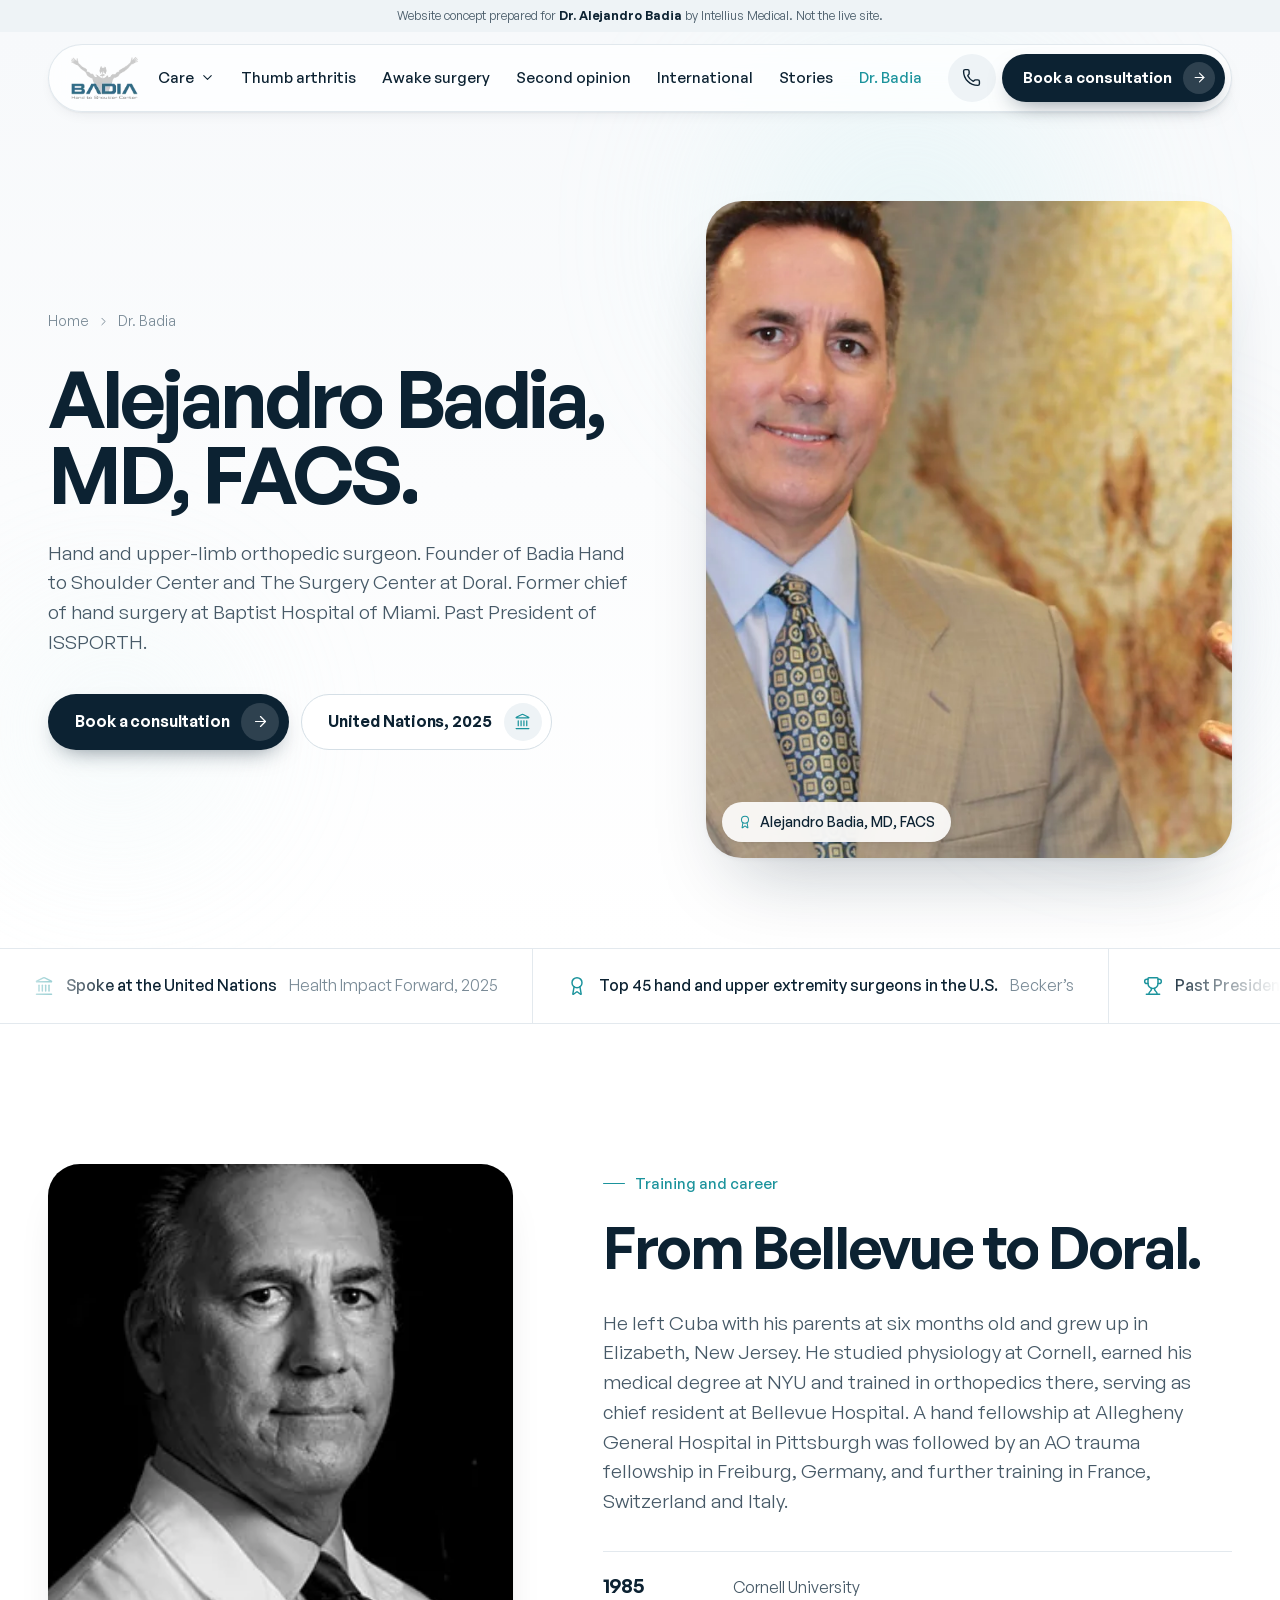
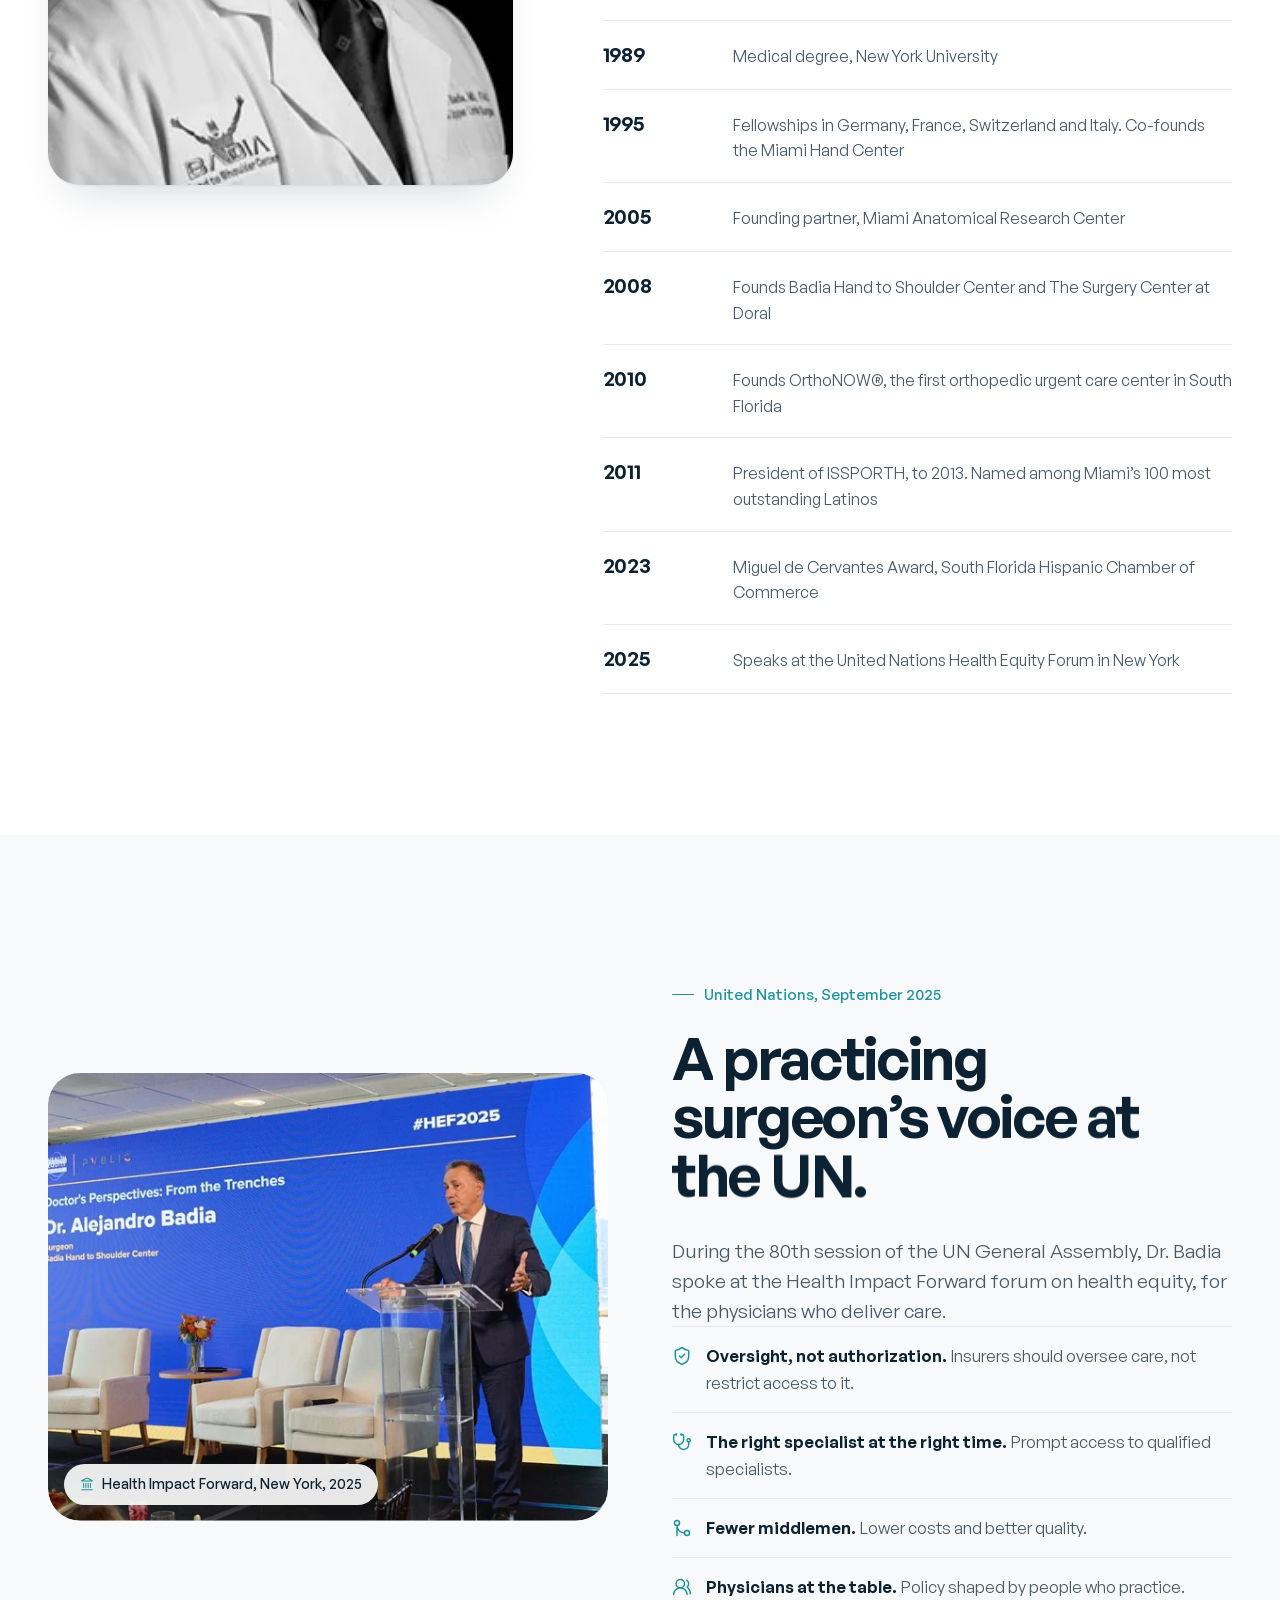
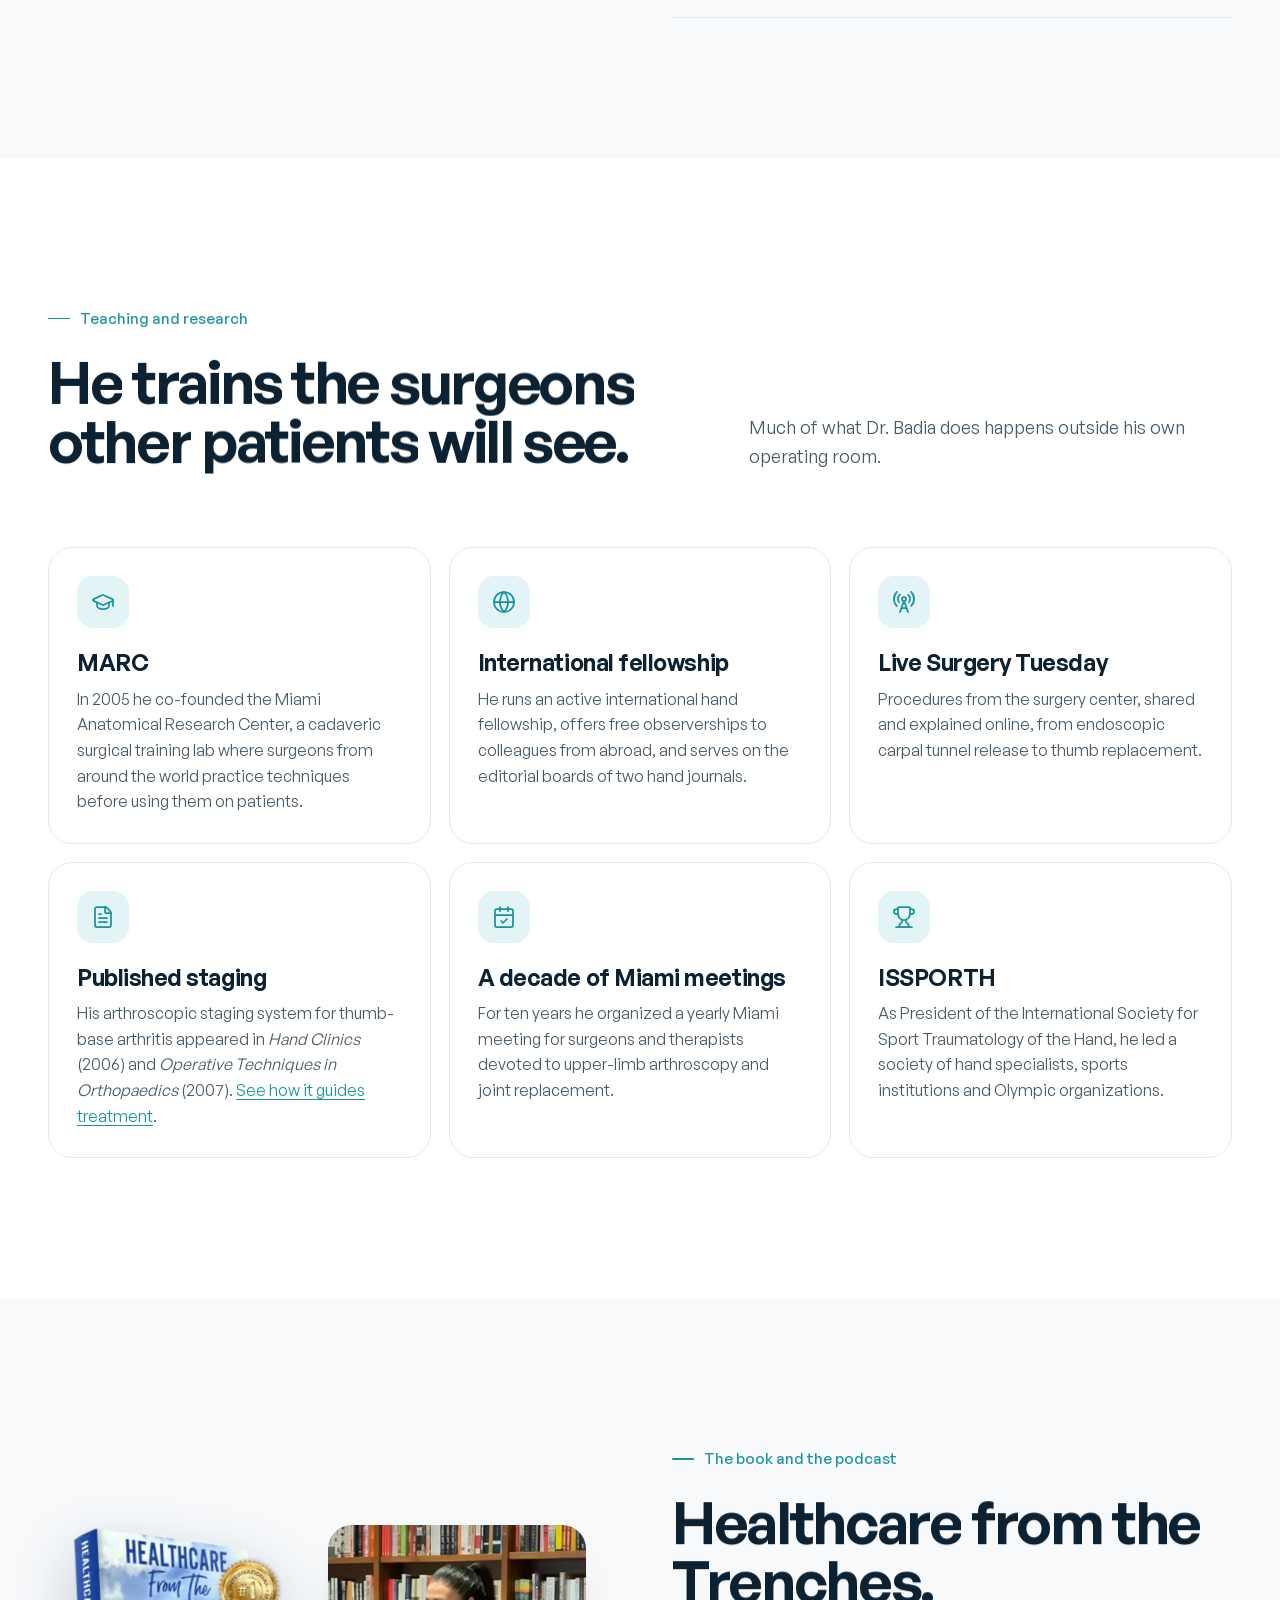
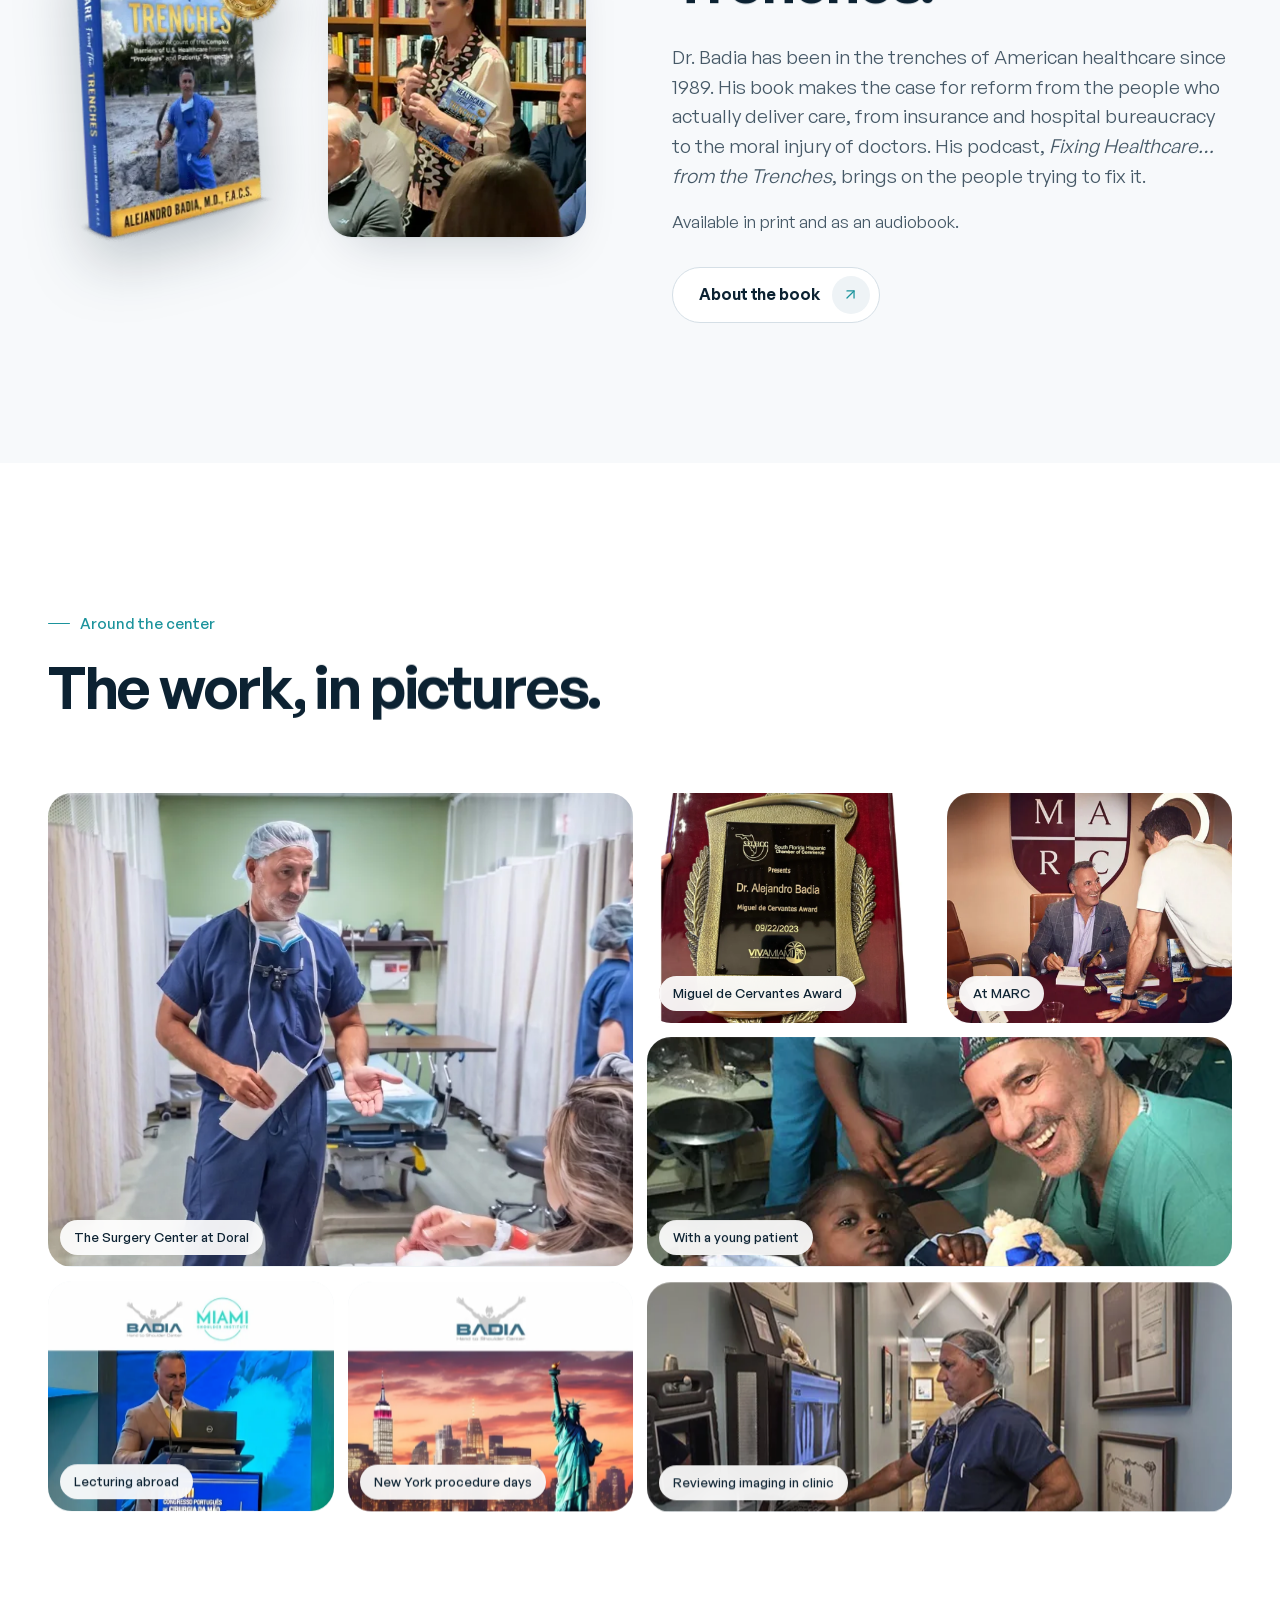
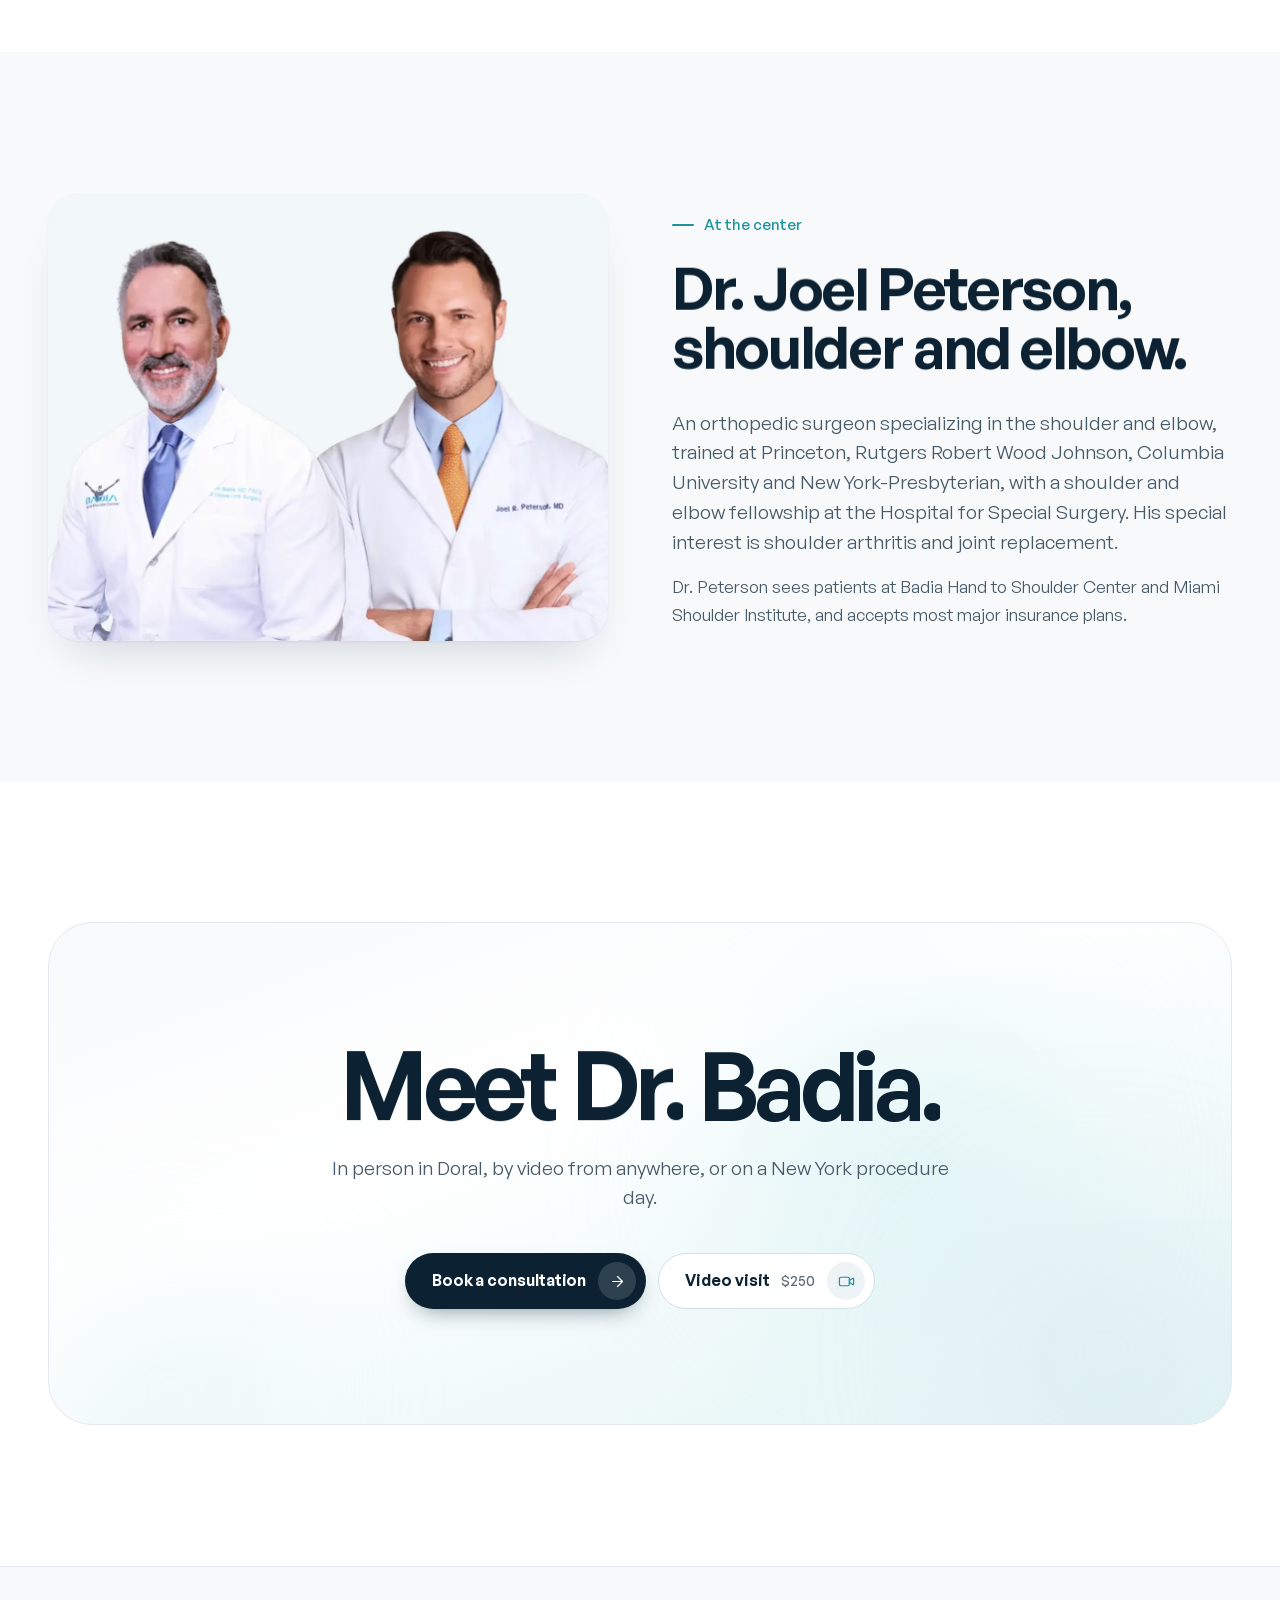
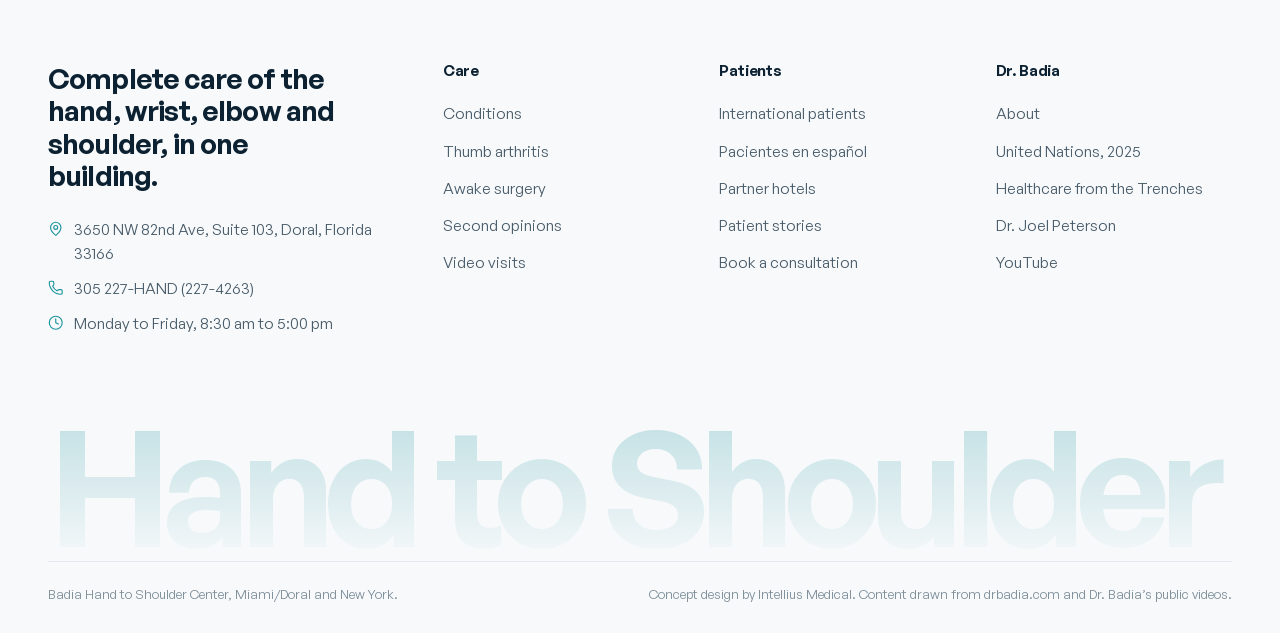
<file: about.html>
<!doctype html>
<html lang="en">
<head>
<meta charset="utf-8">
<meta name="viewport" content="width=device-width, initial-scale=1, viewport-fit=cover">
<meta name="robots" content="noindex, nofollow">
<meta name="theme-color" content="#f7f9fb">
<title>About Dr. Alejandro Badia, MD, FACS | Hand and Upper Limb Surgeon, Miami</title>
<meta name="description" content="Dr. Alejandro Badia: training, career, the UN Health Equity Forum, teaching at MARC, ISSPORTH, Healthcare from the Trenches, and the team at Badia Hand to Shoulder Center.">
<link rel="icon" href="img/logo.webp">
<link rel="preload" href="fonts/general-sans-500.woff2" as="font" type="font/woff2" crossorigin>
<link rel="preload" href="fonts/general-sans-600.woff2" as="font" type="font/woff2" crossorigin>

<link rel="stylesheet" href="styles.css">
<script>if(!matchMedia("(prefers-reduced-motion: reduce)").matches){var h=document.documentElement;h.classList.add("motion");setTimeout(function(){h.classList.add("ready")},2500);}</script>
</head>
<body>
<div class="progress" aria-hidden="true"></div>
<div class="concept">Website concept prepared for <b>Dr. Alejandro Badia</b> by Intellius Medical. Not the live site.</div>
<header class="nav-shell">
  <div class="pill">
    <a class="logo" href="index.html" aria-label="Badia Hand to Shoulder Center, home"><img src="img/logo.webp" alt="Badia Hand to Shoulder Center" width="67" height="42"></a>
    <nav class="links" aria-label="Main">
      <button type="button" id="care-btn" aria-expanded="false" aria-controls="mega">Care <svg aria-hidden="true" focusable="false" class="i" xmlns="http://www.w3.org/2000/svg" viewBox="0 0 24 24" fill="none" stroke="currentColor" stroke-width="2" stroke-linecap="round" stroke-linejoin="round" > <path d="m6 9 6 6 6-6" /> </svg></button>
      <a href="thumb.html">Thumb arthritis</a><a href="awake-surgery.html">Awake surgery</a><a href="second-opinion.html">Second opinion</a><a href="international.html">International</a><a href="stories.html">Stories</a><a href="about.html" aria-current="page">Dr. Badia</a>
    </nav>
    <div class="nav-cta"><a class="icon-btn" href="tel:+13052274263" aria-label="Call (305) 227-4263"><svg aria-hidden="true" focusable="false" class="i" xmlns="http://www.w3.org/2000/svg" viewBox="0 0 24 24" fill="none" stroke="currentColor" stroke-width="2" stroke-linecap="round" stroke-linejoin="round" > <path d="M13.832 16.568a1 1 0 0 0 1.213-.303l.355-.465A2 2 0 0 1 17 15h3a2 2 0 0 1 2 2v3a2 2 0 0 1-2 2A18 18 0 0 1 2 4a2 2 0 0 1 2-2h3a2 2 0 0 1 2 2v3a2 2 0 0 1-.8 1.6l-.468.351a1 1 0 0 0-.292 1.233 14 14 0 0 0 6.392 6.384" /> </svg></a><a class="btn btn-dark btn-sm" href="contact.html">Book a consultation<span class="ic"><svg aria-hidden="true" focusable="false" class="i" xmlns="http://www.w3.org/2000/svg" viewBox="0 0 24 24" fill="none" stroke="currentColor" stroke-width="2" stroke-linecap="round" stroke-linejoin="round" > <path d="M5 12h14" /> <path d="m12 5 7 7-7 7" /> </svg><svg aria-hidden="true" focusable="false" class="i" xmlns="http://www.w3.org/2000/svg" viewBox="0 0 24 24" fill="none" stroke="currentColor" stroke-width="2" stroke-linecap="round" stroke-linejoin="round" > <path d="M5 12h14" /> <path d="m12 5 7 7-7 7" /> </svg></span></a></div>
    <button class="burger" type="button" data-sheet="open" aria-label="Open menu" aria-controls="sheet"><svg aria-hidden="true" focusable="false" class="i" xmlns="http://www.w3.org/2000/svg" viewBox="0 0 24 24" fill="none" stroke="currentColor" stroke-width="2" stroke-linecap="round" stroke-linejoin="round" > <path d="M4 5h16" /> <path d="M4 12h16" /> <path d="M4 19h16" /> </svg></button>
  </div>
  <div class="mega" id="mega" role="region" aria-label="Care by body area"><a class="tile" href="conditions.html#finger"><span class="ph"><img src="img/r-finger.webp" alt="" loading="lazy"></span><b>Finger</b><span>4 conditions</span></a><a class="tile" href="conditions.html#thumb"><span class="ph"><img src="img/r-thumb.webp" alt="" loading="lazy"></span><b>Thumb</b><span>4 conditions</span></a><a class="tile" href="conditions.html#hand"><span class="ph"><img src="img/r-hand.webp" alt="" loading="lazy"></span><b>Hand</b><span>5 conditions</span></a><a class="tile" href="conditions.html#wrist"><span class="ph"><img src="img/r-wrist.webp" alt="" loading="lazy"></span><b>Wrist</b><span>3 conditions</span></a><a class="tile" href="conditions.html#elbow"><span class="ph"><img src="img/r-elbow.webp" alt="" loading="lazy"></span><b>Elbow</b><span>4 conditions</span></a><a class="tile" href="conditions.html#shoulder"><span class="ph"><img src="img/r-shoulder.webp" alt="" loading="lazy"></span><b>Shoulder</b><span>5 conditions</span></a>
<a class="feat" href="thumb.html"><span><span class="k">Signature procedure</span><b>Thumb arthritis, without removing the bone</b><p>Staged with his own published system, treated with a joint replacement when it&rsquo;s needed.</p></span><span class="more">Explore <svg aria-hidden="true" focusable="false" class="i" xmlns="http://www.w3.org/2000/svg" viewBox="0 0 24 24" fill="none" stroke="currentColor" stroke-width="2" stroke-linecap="round" stroke-linejoin="round" > <path d="M5 12h14" /> <path d="m12 5 7 7-7 7" /> </svg></span></a></div>
</header>
<div class="sheet" id="sheet" role="dialog" aria-modal="true" aria-label="Menu">
  <div class="top"><a class="logo" href="index.html"><img src="img/logo.webp" alt="Badia Hand to Shoulder Center" width="67" height="42"></a><button type="button" data-sheet="close" aria-label="Close menu"><svg aria-hidden="true" focusable="false" class="i" xmlns="http://www.w3.org/2000/svg" viewBox="0 0 24 24" fill="none" stroke="currentColor" stroke-width="2" stroke-linecap="round" stroke-linejoin="round" > <path d="M18 6 6 18" /> <path d="m6 6 12 12" /> </svg></button></div>
  <nav aria-label="Mobile"><a href="conditions.html">Conditions<svg aria-hidden="true" focusable="false" class="i" xmlns="http://www.w3.org/2000/svg" viewBox="0 0 24 24" fill="none" stroke="currentColor" stroke-width="2" stroke-linecap="round" stroke-linejoin="round" > <path d="M7 7h10v10" /> <path d="M7 17 17 7" /> </svg></a><a href="thumb.html">Thumb arthritis<svg aria-hidden="true" focusable="false" class="i" xmlns="http://www.w3.org/2000/svg" viewBox="0 0 24 24" fill="none" stroke="currentColor" stroke-width="2" stroke-linecap="round" stroke-linejoin="round" > <path d="M7 7h10v10" /> <path d="M7 17 17 7" /> </svg></a><a href="awake-surgery.html">Awake surgery<svg aria-hidden="true" focusable="false" class="i" xmlns="http://www.w3.org/2000/svg" viewBox="0 0 24 24" fill="none" stroke="currentColor" stroke-width="2" stroke-linecap="round" stroke-linejoin="round" > <path d="M7 7h10v10" /> <path d="M7 17 17 7" /> </svg></a><a href="second-opinion.html">Second opinion<svg aria-hidden="true" focusable="false" class="i" xmlns="http://www.w3.org/2000/svg" viewBox="0 0 24 24" fill="none" stroke="currentColor" stroke-width="2" stroke-linecap="round" stroke-linejoin="round" > <path d="M7 7h10v10" /> <path d="M7 17 17 7" /> </svg></a><a href="international.html">International<svg aria-hidden="true" focusable="false" class="i" xmlns="http://www.w3.org/2000/svg" viewBox="0 0 24 24" fill="none" stroke="currentColor" stroke-width="2" stroke-linecap="round" stroke-linejoin="round" > <path d="M7 7h10v10" /> <path d="M7 17 17 7" /> </svg></a><a href="stories.html">Stories<svg aria-hidden="true" focusable="false" class="i" xmlns="http://www.w3.org/2000/svg" viewBox="0 0 24 24" fill="none" stroke="currentColor" stroke-width="2" stroke-linecap="round" stroke-linejoin="round" > <path d="M7 7h10v10" /> <path d="M7 17 17 7" /> </svg></a><a href="about.html">Dr. Badia<svg aria-hidden="true" focusable="false" class="i" xmlns="http://www.w3.org/2000/svg" viewBox="0 0 24 24" fill="none" stroke="currentColor" stroke-width="2" stroke-linecap="round" stroke-linejoin="round" > <path d="M7 7h10v10" /> <path d="M7 17 17 7" /> </svg></a><a href="contact.html">Request a consultation<svg aria-hidden="true" focusable="false" class="i" xmlns="http://www.w3.org/2000/svg" viewBox="0 0 24 24" fill="none" stroke="currentColor" stroke-width="2" stroke-linecap="round" stroke-linejoin="round" > <path d="M7 7h10v10" /> <path d="M7 17 17 7" /> </svg></a></nav>
  <div class="btns"><a class="btn btn-light" href="tel:+13052274263">Call (305) 227-4263<span class="ic"><svg aria-hidden="true" focusable="false" class="i" xmlns="http://www.w3.org/2000/svg" viewBox="0 0 24 24" fill="none" stroke="currentColor" stroke-width="2" stroke-linecap="round" stroke-linejoin="round" > <path d="M13.832 16.568a1 1 0 0 0 1.213-.303l.355-.465A2 2 0 0 1 17 15h3a2 2 0 0 1 2 2v3a2 2 0 0 1-2 2A18 18 0 0 1 2 4a2 2 0 0 1 2-2h3a2 2 0 0 1 2 2v3a2 2 0 0 1-.8 1.6l-.468.351a1 1 0 0 0-.292 1.233 14 14 0 0 0 6.392 6.384" /> </svg><svg aria-hidden="true" focusable="false" class="i" xmlns="http://www.w3.org/2000/svg" viewBox="0 0 24 24" fill="none" stroke="currentColor" stroke-width="2" stroke-linecap="round" stroke-linejoin="round" > <path d="M13.832 16.568a1 1 0 0 0 1.213-.303l.355-.465A2 2 0 0 1 17 15h3a2 2 0 0 1 2 2v3a2 2 0 0 1-2 2A18 18 0 0 1 2 4a2 2 0 0 1 2-2h3a2 2 0 0 1 2 2v3a2 2 0 0 1-.8 1.6l-.468.351a1 1 0 0 0-.292 1.233 14 14 0 0 0 6.392 6.384" /> </svg></span></a><a class="btn btn-dark" href="contact.html#video">Book a video visit<span class="ic"><svg aria-hidden="true" focusable="false" class="i" xmlns="http://www.w3.org/2000/svg" viewBox="0 0 24 24" fill="none" stroke="currentColor" stroke-width="2" stroke-linecap="round" stroke-linejoin="round" > <path d="m16 13 5.223 3.482a.5.5 0 0 0 .777-.416V7.87a.5.5 0 0 0-.752-.432L16 10.5" /> <rect x="2" y="6" width="14" height="12" rx="2" /> </svg><svg aria-hidden="true" focusable="false" class="i" xmlns="http://www.w3.org/2000/svg" viewBox="0 0 24 24" fill="none" stroke="currentColor" stroke-width="2" stroke-linecap="round" stroke-linejoin="round" > <path d="m16 13 5.223 3.482a.5.5 0 0 0 .777-.416V7.87a.5.5 0 0 0-.752-.432L16 10.5" /> <rect x="2" y="6" width="14" height="12" rx="2" /> </svg></span></a></div>
</div>
<main id="main">

<section class="phero"><div class="aurora" aria-hidden="true"><i></i><i></i><i></i></div><div class="wrap phero-grid"><div><p class="crumbs"><a href="index.html">Home</a><svg aria-hidden="true" focusable="false" class="i" xmlns="http://www.w3.org/2000/svg" viewBox="0 0 24 24" fill="none" stroke="currentColor" stroke-width="2" stroke-linecap="round" stroke-linejoin="round" > <path d="m9 18 6-6-6-6" /> </svg><span>Dr. Badia</span></p><h1 data-split>Alejandro Badia, MD, FACS.</h1><p class="lede">Hand and upper-limb orthopedic surgeon. Founder of Badia Hand to Shoulder Center and The Surgery Center at Doral. Former chief of hand surgery at Baptist Hospital of Miami. Past President of ISSPORTH.</p><div class="actions"><a class="btn btn-dark" href="contact.html">Book a consultation<span class="ic"><svg aria-hidden="true" focusable="false" class="i" xmlns="http://www.w3.org/2000/svg" viewBox="0 0 24 24" fill="none" stroke="currentColor" stroke-width="2" stroke-linecap="round" stroke-linejoin="round" > <path d="M5 12h14" /> <path d="m12 5 7 7-7 7" /> </svg><svg aria-hidden="true" focusable="false" class="i" xmlns="http://www.w3.org/2000/svg" viewBox="0 0 24 24" fill="none" stroke="currentColor" stroke-width="2" stroke-linecap="round" stroke-linejoin="round" > <path d="M5 12h14" /> <path d="m12 5 7 7-7 7" /> </svg></span></a><a class="btn btn-light" href="#un">United Nations, 2025<span class="ic"><svg aria-hidden="true" focusable="false" class="i" xmlns="http://www.w3.org/2000/svg" viewBox="0 0 24 24" fill="none" stroke="currentColor" stroke-width="2" stroke-linecap="round" stroke-linejoin="round" > <path d="M10 18v-7" /> <path d="M11.12 2.198a2 2 0 0 1 1.76.006l7.866 3.847c.476.233.31.949-.22.949H3.474c-.53 0-.695-.716-.22-.949z" /> <path d="M14 18v-7" /> <path d="M18 18v-7" /> <path d="M3 22h18" /> <path d="M6 18v-7" /> </svg><svg aria-hidden="true" focusable="false" class="i" xmlns="http://www.w3.org/2000/svg" viewBox="0 0 24 24" fill="none" stroke="currentColor" stroke-width="2" stroke-linecap="round" stroke-linejoin="round" > <path d="M10 18v-7" /> <path d="M11.12 2.198a2 2 0 0 1 1.76.006l7.866 3.847c.476.233.31.949-.22.949H3.474c-.53 0-.695-.716-.22-.949z" /> <path d="M14 18v-7" /> <path d="M18 18v-7" /> <path d="M3 22h18" /> <path d="M6 18v-7" /> </svg></span></a></div></div><div class="media"><img src="img/badia-sculpture.webp" alt="Dr. Alejandro Badia beside a bronze hand sculpture" style="object-position:28% center"><span class="tag"><svg aria-hidden="true" focusable="false" class="i" xmlns="http://www.w3.org/2000/svg" viewBox="0 0 24 24" fill="none" stroke="currentColor" stroke-width="2" stroke-linecap="round" stroke-linejoin="round" > <path d="m15.477 12.89 1.515 8.526a.5.5 0 0 1-.81.47l-3.58-2.687a1 1 0 0 0-1.197 0l-3.586 2.686a.5.5 0 0 1-.81-.469l1.514-8.526" /> <circle cx="12" cy="8" r="6" /> </svg>Alejandro Badia, MD, FACS</span></div></div></section>

<section class="marquee" aria-label="Recognition"><div class="mq-track"><div class="mq-item"><svg aria-hidden="true" focusable="false" class="i" xmlns="http://www.w3.org/2000/svg" viewBox="0 0 24 24" fill="none" stroke="currentColor" stroke-width="2" stroke-linecap="round" stroke-linejoin="round" > <path d="M10 18v-7" /> <path d="M11.12 2.198a2 2 0 0 1 1.76.006l7.866 3.847c.476.233.31.949-.22.949H3.474c-.53 0-.695-.716-.22-.949z" /> <path d="M14 18v-7" /> <path d="M18 18v-7" /> <path d="M3 22h18" /> <path d="M6 18v-7" /> </svg>Spoke at the United Nations <span>Health Impact Forward, 2025</span></div><div class="mq-item"><svg aria-hidden="true" focusable="false" class="i" xmlns="http://www.w3.org/2000/svg" viewBox="0 0 24 24" fill="none" stroke="currentColor" stroke-width="2" stroke-linecap="round" stroke-linejoin="round" > <path d="m15.477 12.89 1.515 8.526a.5.5 0 0 1-.81.47l-3.58-2.687a1 1 0 0 0-1.197 0l-3.586 2.686a.5.5 0 0 1-.81-.469l1.514-8.526" /> <circle cx="12" cy="8" r="6" /> </svg>Top 45 hand and upper extremity surgeons in the U.S. <span>Becker’s</span></div><div class="mq-item"><svg aria-hidden="true" focusable="false" class="i" xmlns="http://www.w3.org/2000/svg" viewBox="0 0 24 24" fill="none" stroke="currentColor" stroke-width="2" stroke-linecap="round" stroke-linejoin="round" > <path d="M10 14.66v1.626a2 2 0 0 1-.976 1.696A5 5 0 0 0 7 21.978" /> <path d="M14 14.66v1.626a2 2 0 0 0 .976 1.696A5 5 0 0 1 17 21.978" /> <path d="M18 9h1.5a1 1 0 0 0 0-5H18" /> <path d="M4 22h16" /> <path d="M6 9a6 6 0 0 0 12 0V3a1 1 0 0 0-1-1H7a1 1 0 0 0-1 1z" /> <path d="M6 9H4.5a1 1 0 0 1 0-5H6" /> </svg>Past President, ISSPORTH <span>2011 to 2013</span></div><div class="mq-item"><svg aria-hidden="true" focusable="false" class="i" xmlns="http://www.w3.org/2000/svg" viewBox="0 0 24 24" fill="none" stroke="currentColor" stroke-width="2" stroke-linecap="round" stroke-linejoin="round" > <path d="M7.21 15 2.66 7.14a2 2 0 0 1 .13-2.2L4.4 2.8A2 2 0 0 1 6 2h12a2 2 0 0 1 1.6.8l1.6 2.14a2 2 0 0 1 .14 2.2L16.79 15" /> <path d="M11 12 5.12 2.2" /> <path d="m13 12 5.88-9.8" /> <path d="M8 7h8" /> <circle cx="12" cy="17" r="5" /> <path d="M12 18v-2h-.5" /> </svg>Miguel de Cervantes Award <span>South Florida Hispanic Chamber of Commerce</span></div><div class="mq-item"><svg aria-hidden="true" focusable="false" class="i" xmlns="http://www.w3.org/2000/svg" viewBox="0 0 24 24" fill="none" stroke="currentColor" stroke-width="2" stroke-linecap="round" stroke-linejoin="round" > <path d="M20 13c0 5-3.5 7.5-7.66 8.95a1 1 0 0 1-.67-.01C7.5 20.5 4 18 4 13V6a1 1 0 0 1 1-1c2 0 4.5-1.2 6.24-2.72a1.17 1.17 0 0 1 1.52 0C14.51 3.81 17 5 19 5a1 1 0 0 1 1 1z" /> <path d="m9 12 2 2 4-4" /> </svg>Injured Worker Award <span>Florida Orthopedic Society</span></div><div class="mq-item"><svg aria-hidden="true" focusable="false" class="i" xmlns="http://www.w3.org/2000/svg" viewBox="0 0 24 24" fill="none" stroke="currentColor" stroke-width="2" stroke-linecap="round" stroke-linejoin="round" > <path d="M21.42 10.922a1 1 0 0 0-.019-1.838L12.83 5.18a2 2 0 0 0-1.66 0L2.6 9.08a1 1 0 0 0 0 1.832l8.57 3.908a2 2 0 0 0 1.66 0z" /> <path d="M22 10v6" /> <path d="M6 12.5V16a6 3 0 0 0 12 0v-3.5" /> </svg>Co-founder, MARC <span>surgical training lab</span></div><div class="mq-item"><svg aria-hidden="true" focusable="false" class="i" xmlns="http://www.w3.org/2000/svg" viewBox="0 0 24 24" fill="none" stroke="currentColor" stroke-width="2" stroke-linecap="round" stroke-linejoin="round" > <path d="M12 7v14" /> <path d="M3 18a1 1 0 0 1-1-1V4a1 1 0 0 1 1-1h5a4 4 0 0 1 4 4 4 4 0 0 1 4-4h5a1 1 0 0 1 1 1v13a1 1 0 0 1-1 1h-6a3 3 0 0 0-3 3 3 3 0 0 0-3-3z" /> </svg>Author <span>Healthcare from the Trenches</span></div><div class="mq-item"><svg aria-hidden="true" focusable="false" class="i" xmlns="http://www.w3.org/2000/svg" viewBox="0 0 24 24" fill="none" stroke="currentColor" stroke-width="2" stroke-linecap="round" stroke-linejoin="round" > <path d="M12 19v3" /> <path d="M19 10v2a7 7 0 0 1-14 0v-2" /> <rect x="9" y="2" width="6" height="13" rx="3" /> </svg>Host <span>Fixing Healthcare… from the Trenches</span></div><div class="mq-item"><svg aria-hidden="true" focusable="false" class="i" xmlns="http://www.w3.org/2000/svg" viewBox="0 0 24 24" fill="none" stroke="currentColor" stroke-width="2" stroke-linecap="round" stroke-linejoin="round" > <path d="M11 2v2" /> <path d="M5 2v2" /> <path d="M5 3H4a2 2 0 0 0-2 2v4a6 6 0 0 0 12 0V5a2 2 0 0 0-2-2h-1" /> <path d="M8 15a6 6 0 0 0 12 0v-3" /> <circle cx="20" cy="10" r="2" /> </svg>Fellow <span>American College of Surgeons</span></div><div class="mq-item" aria-hidden="true"><svg aria-hidden="true" focusable="false" class="i" xmlns="http://www.w3.org/2000/svg" viewBox="0 0 24 24" fill="none" stroke="currentColor" stroke-width="2" stroke-linecap="round" stroke-linejoin="round" > <path d="M10 18v-7" /> <path d="M11.12 2.198a2 2 0 0 1 1.76.006l7.866 3.847c.476.233.31.949-.22.949H3.474c-.53 0-.695-.716-.22-.949z" /> <path d="M14 18v-7" /> <path d="M18 18v-7" /> <path d="M3 22h18" /> <path d="M6 18v-7" /> </svg>Spoke at the United Nations <span>Health Impact Forward, 2025</span></div><div class="mq-item" aria-hidden="true"><svg aria-hidden="true" focusable="false" class="i" xmlns="http://www.w3.org/2000/svg" viewBox="0 0 24 24" fill="none" stroke="currentColor" stroke-width="2" stroke-linecap="round" stroke-linejoin="round" > <path d="m15.477 12.89 1.515 8.526a.5.5 0 0 1-.81.47l-3.58-2.687a1 1 0 0 0-1.197 0l-3.586 2.686a.5.5 0 0 1-.81-.469l1.514-8.526" /> <circle cx="12" cy="8" r="6" /> </svg>Top 45 hand and upper extremity surgeons in the U.S. <span>Becker’s</span></div><div class="mq-item" aria-hidden="true"><svg aria-hidden="true" focusable="false" class="i" xmlns="http://www.w3.org/2000/svg" viewBox="0 0 24 24" fill="none" stroke="currentColor" stroke-width="2" stroke-linecap="round" stroke-linejoin="round" > <path d="M10 14.66v1.626a2 2 0 0 1-.976 1.696A5 5 0 0 0 7 21.978" /> <path d="M14 14.66v1.626a2 2 0 0 0 .976 1.696A5 5 0 0 1 17 21.978" /> <path d="M18 9h1.5a1 1 0 0 0 0-5H18" /> <path d="M4 22h16" /> <path d="M6 9a6 6 0 0 0 12 0V3a1 1 0 0 0-1-1H7a1 1 0 0 0-1 1z" /> <path d="M6 9H4.5a1 1 0 0 1 0-5H6" /> </svg>Past President, ISSPORTH <span>2011 to 2013</span></div><div class="mq-item" aria-hidden="true"><svg aria-hidden="true" focusable="false" class="i" xmlns="http://www.w3.org/2000/svg" viewBox="0 0 24 24" fill="none" stroke="currentColor" stroke-width="2" stroke-linecap="round" stroke-linejoin="round" > <path d="M7.21 15 2.66 7.14a2 2 0 0 1 .13-2.2L4.4 2.8A2 2 0 0 1 6 2h12a2 2 0 0 1 1.6.8l1.6 2.14a2 2 0 0 1 .14 2.2L16.79 15" /> <path d="M11 12 5.12 2.2" /> <path d="m13 12 5.88-9.8" /> <path d="M8 7h8" /> <circle cx="12" cy="17" r="5" /> <path d="M12 18v-2h-.5" /> </svg>Miguel de Cervantes Award <span>South Florida Hispanic Chamber of Commerce</span></div><div class="mq-item" aria-hidden="true"><svg aria-hidden="true" focusable="false" class="i" xmlns="http://www.w3.org/2000/svg" viewBox="0 0 24 24" fill="none" stroke="currentColor" stroke-width="2" stroke-linecap="round" stroke-linejoin="round" > <path d="M20 13c0 5-3.5 7.5-7.66 8.95a1 1 0 0 1-.67-.01C7.5 20.5 4 18 4 13V6a1 1 0 0 1 1-1c2 0 4.5-1.2 6.24-2.72a1.17 1.17 0 0 1 1.52 0C14.51 3.81 17 5 19 5a1 1 0 0 1 1 1z" /> <path d="m9 12 2 2 4-4" /> </svg>Injured Worker Award <span>Florida Orthopedic Society</span></div><div class="mq-item" aria-hidden="true"><svg aria-hidden="true" focusable="false" class="i" xmlns="http://www.w3.org/2000/svg" viewBox="0 0 24 24" fill="none" stroke="currentColor" stroke-width="2" stroke-linecap="round" stroke-linejoin="round" > <path d="M21.42 10.922a1 1 0 0 0-.019-1.838L12.83 5.18a2 2 0 0 0-1.66 0L2.6 9.08a1 1 0 0 0 0 1.832l8.57 3.908a2 2 0 0 0 1.66 0z" /> <path d="M22 10v6" /> <path d="M6 12.5V16a6 3 0 0 0 12 0v-3.5" /> </svg>Co-founder, MARC <span>surgical training lab</span></div><div class="mq-item" aria-hidden="true"><svg aria-hidden="true" focusable="false" class="i" xmlns="http://www.w3.org/2000/svg" viewBox="0 0 24 24" fill="none" stroke="currentColor" stroke-width="2" stroke-linecap="round" stroke-linejoin="round" > <path d="M12 7v14" /> <path d="M3 18a1 1 0 0 1-1-1V4a1 1 0 0 1 1-1h5a4 4 0 0 1 4 4 4 4 0 0 1 4-4h5a1 1 0 0 1 1 1v13a1 1 0 0 1-1 1h-6a3 3 0 0 0-3 3 3 3 0 0 0-3-3z" /> </svg>Author <span>Healthcare from the Trenches</span></div><div class="mq-item" aria-hidden="true"><svg aria-hidden="true" focusable="false" class="i" xmlns="http://www.w3.org/2000/svg" viewBox="0 0 24 24" fill="none" stroke="currentColor" stroke-width="2" stroke-linecap="round" stroke-linejoin="round" > <path d="M12 19v3" /> <path d="M19 10v2a7 7 0 0 1-14 0v-2" /> <rect x="9" y="2" width="6" height="13" rx="3" /> </svg>Host <span>Fixing Healthcare… from the Trenches</span></div><div class="mq-item" aria-hidden="true"><svg aria-hidden="true" focusable="false" class="i" xmlns="http://www.w3.org/2000/svg" viewBox="0 0 24 24" fill="none" stroke="currentColor" stroke-width="2" stroke-linecap="round" stroke-linejoin="round" > <path d="M11 2v2" /> <path d="M5 2v2" /> <path d="M5 3H4a2 2 0 0 0-2 2v4a6 6 0 0 0 12 0V5a2 2 0 0 0-2-2h-1" /> <path d="M8 15a6 6 0 0 0 12 0v-3" /> <circle cx="20" cy="10" r="2" /> </svg>Fellow <span>American College of Surgeons</span></div></div></section>

<section class="section" aria-labelledby="tr-h">
  <div class="wrap about">
    <div class="portrait"><img src="img/portrait-bw.webp" alt="Black and white portrait of Dr. Badia" loading="lazy"></div>
    <div>
      <span class="eyebrow">Training and career</span>
      <h2 id="tr-h" data-split>From Bellevue to Doral.</h2>
      <p class="lede mt-m">He left Cuba with his parents at six months old and grew up in Elizabeth, New Jersey. He studied physiology at Cornell, earned his medical degree at NYU and trained in orthopedics there, serving as chief resident at Bellevue Hospital. A hand fellowship at Allegheny General Hospital in Pittsburgh was followed by an AO trauma fellowship in Freiburg, Germany, and further training in France, Switzerland and Italy.</p>
      <ol class="timeline">
        <li><b>1985</b><span>Cornell University</span></li>
        <li><b>1989</b><span>Medical degree, New York University</span></li>
        <li><b>1995</b><span>Fellowships in Germany, France, Switzerland and Italy. Co-founds the Miami Hand Center</span></li>
        <li><b>2005</b><span>Founding partner, Miami Anatomical Research Center</span></li>
        <li><b>2008</b><span>Founds Badia Hand to Shoulder Center and The Surgery Center at Doral</span></li>
        <li><b>2010</b><span>Founds OrthoNOW&reg;, the first orthopedic urgent care center in South Florida</span></li>
        <li><b>2011</b><span>President of ISSPORTH, to 2013. Named among Miami&rsquo;s 100 most outstanding Latinos</span></li>
        <li><b>2023</b><span>Miguel de Cervantes Award, South Florida Hispanic Chamber of Commerce</span></li>
        <li><b>2025</b><span>Speaks at the United Nations Health Equity Forum in New York</span></li>
      </ol>
    </div>
  </div>
</section>

<section class="section alt" id="un" aria-labelledby="un-h">
  <div class="wrap grid-2" style="align-items:center">
    <div class="media reveal"><img src="img/un-forum.webp" alt="Dr. Badia at the podium at the Health Impact Forward forum, #HEF2025" loading="lazy"><span class="tag"><svg aria-hidden="true" focusable="false" class="i" xmlns="http://www.w3.org/2000/svg" viewBox="0 0 24 24" fill="none" stroke="currentColor" stroke-width="2" stroke-linecap="round" stroke-linejoin="round" > <path d="M10 18v-7" /> <path d="M11.12 2.198a2 2 0 0 1 1.76.006l7.866 3.847c.476.233.31.949-.22.949H3.474c-.53 0-.695-.716-.22-.949z" /> <path d="M14 18v-7" /> <path d="M18 18v-7" /> <path d="M3 22h18" /> <path d="M6 18v-7" /> </svg>Health Impact Forward, New York, 2025</span></div>
    <div>
      <span class="eyebrow">United Nations, September 2025</span>
      <h2 id="un-h" data-split>A practicing surgeon&rsquo;s voice at the UN.</h2>
      <p class="lede mt-m">During the 80th session of the UN General Assembly, Dr. Badia spoke at the Health Impact Forward forum on health equity, for the physicians who deliver care.</p>
      <ul class="plain mt-m" data-stagger>
        <li><svg aria-hidden="true" focusable="false" class="i" xmlns="http://www.w3.org/2000/svg" viewBox="0 0 24 24" fill="none" stroke="currentColor" stroke-width="2" stroke-linecap="round" stroke-linejoin="round" > <path d="M20 13c0 5-3.5 7.5-7.66 8.95a1 1 0 0 1-.67-.01C7.5 20.5 4 18 4 13V6a1 1 0 0 1 1-1c2 0 4.5-1.2 6.24-2.72a1.17 1.17 0 0 1 1.52 0C14.51 3.81 17 5 19 5a1 1 0 0 1 1 1z" /> <path d="m9 12 2 2 4-4" /> </svg><span><b>Oversight, not authorization.</b> Insurers should oversee care, not restrict access to it.</span></li>
        <li><svg aria-hidden="true" focusable="false" class="i" xmlns="http://www.w3.org/2000/svg" viewBox="0 0 24 24" fill="none" stroke="currentColor" stroke-width="2" stroke-linecap="round" stroke-linejoin="round" > <path d="M11 2v2" /> <path d="M5 2v2" /> <path d="M5 3H4a2 2 0 0 0-2 2v4a6 6 0 0 0 12 0V5a2 2 0 0 0-2-2h-1" /> <path d="M8 15a6 6 0 0 0 12 0v-3" /> <circle cx="20" cy="10" r="2" /> </svg><span><b>The right specialist at the right time.</b> Prompt access to qualified specialists.</span></li>
        <li><svg aria-hidden="true" focusable="false" class="i" xmlns="http://www.w3.org/2000/svg" viewBox="0 0 24 24" fill="none" stroke="currentColor" stroke-width="2" stroke-linecap="round" stroke-linejoin="round" > <circle cx="18" cy="18" r="3" /> <circle cx="6" cy="6" r="3" /> <path d="M6 21V9a9 9 0 0 0 9 9" /> </svg><span><b>Fewer middlemen.</b> Lower costs and better quality.</span></li>
        <li><svg aria-hidden="true" focusable="false" class="i" xmlns="http://www.w3.org/2000/svg" viewBox="0 0 24 24" fill="none" stroke="currentColor" stroke-width="2" stroke-linecap="round" stroke-linejoin="round" > <path d="M18 21a8 8 0 0 0-16 0" /> <circle cx="10" cy="8" r="5" /> <path d="M22 20c0-3.37-2-6.5-4-8a5 5 0 0 0-.45-8.3" /> </svg><span><b>Physicians at the table.</b> Policy shaped by people who practice.</span></li>
      </ul>
    </div>
  </div>
</section>

<section class="section" id="teaching" aria-labelledby="te-h">
  <div class="wrap">
    <div class="head"><div><span class="eyebrow">Teaching and research</span><h2 id="te-h" data-split>He trains the surgeons other patients will see.</h2></div><p>Much of what Dr. Badia does happens outside his own operating room.</p></div>
    <div class="grid-3" data-stagger>
      <div class="card2"><span class="ico"><svg aria-hidden="true" focusable="false" class="i" xmlns="http://www.w3.org/2000/svg" viewBox="0 0 24 24" fill="none" stroke="currentColor" stroke-width="2" stroke-linecap="round" stroke-linejoin="round" > <path d="M21.42 10.922a1 1 0 0 0-.019-1.838L12.83 5.18a2 2 0 0 0-1.66 0L2.6 9.08a1 1 0 0 0 0 1.832l8.57 3.908a2 2 0 0 0 1.66 0z" /> <path d="M22 10v6" /> <path d="M6 12.5V16a6 3 0 0 0 12 0v-3.5" /> </svg></span><h3>MARC</h3><p>In 2005 he co-founded the Miami Anatomical Research Center, a cadaveric surgical training lab where surgeons from around the world practice techniques before using them on patients.</p></div>
      <div class="card2"><span class="ico"><svg aria-hidden="true" focusable="false" class="i" xmlns="http://www.w3.org/2000/svg" viewBox="0 0 24 24" fill="none" stroke="currentColor" stroke-width="2" stroke-linecap="round" stroke-linejoin="round" > <circle cx="12" cy="12" r="10" /> <path d="M12 2a14.5 14.5 0 0 0 0 20 14.5 14.5 0 0 0 0-20" /> <path d="M2 12h20" /> </svg></span><h3>International fellowship</h3><p>He runs an active international hand fellowship, offers free observerships to colleagues from abroad, and serves on the editorial boards of two hand journals.</p></div>
      <div class="card2"><span class="ico"><svg aria-hidden="true" focusable="false" class="i" xmlns="http://www.w3.org/2000/svg" viewBox="0 0 24 24" fill="none" stroke="currentColor" stroke-width="2" stroke-linecap="round" stroke-linejoin="round" > <path d="M4.9 16.1C1 12.2 1 5.8 4.9 1.9" /> <path d="M7.8 4.7a6.14 6.14 0 0 0-.8 7.5" /> <circle cx="12" cy="9" r="2" /> <path d="M16.2 4.8c2 2 2.26 5.11.8 7.47" /> <path d="M19.1 1.9a9.96 9.96 0 0 1 0 14.1" /> <path d="M9.5 18h5" /> <path d="m8 22 4-11 4 11" /> </svg></span><h3>Live Surgery Tuesday</h3><p>Procedures from the surgery center, shared and explained online, from endoscopic carpal tunnel release to thumb replacement.</p></div>
      <div class="card2"><span class="ico"><svg aria-hidden="true" focusable="false" class="i" xmlns="http://www.w3.org/2000/svg" viewBox="0 0 24 24" fill="none" stroke="currentColor" stroke-width="2" stroke-linecap="round" stroke-linejoin="round" > <path d="M6 22a2 2 0 0 1-2-2V4a2 2 0 0 1 2-2h8a2.4 2.4 0 0 1 1.704.706l3.588 3.588A2.4 2.4 0 0 1 20 8v12a2 2 0 0 1-2 2z" /> <path d="M14 2v5a1 1 0 0 0 1 1h5" /> <path d="M10 9H8" /> <path d="M16 13H8" /> <path d="M16 17H8" /> </svg></span><h3>Published staging</h3><p>His arthroscopic staging system for thumb-base arthritis appeared in <i>Hand Clinics</i> (2006) and <i>Operative Techniques in Orthopaedics</i> (2007). <a href="thumb.html">See how it guides treatment</a>.</p></div>
      <div class="card2"><span class="ico"><svg aria-hidden="true" focusable="false" class="i" xmlns="http://www.w3.org/2000/svg" viewBox="0 0 24 24" fill="none" stroke="currentColor" stroke-width="2" stroke-linecap="round" stroke-linejoin="round" > <path d="M8 2v4" /> <path d="M16 2v4" /> <rect width="18" height="18" x="3" y="4" rx="2" /> <path d="M3 10h18" /> <path d="m9 16 2 2 4-4" /> </svg></span><h3>A decade of Miami meetings</h3><p>For ten years he organized a yearly Miami meeting for surgeons and therapists devoted to upper-limb arthroscopy and joint replacement.</p></div>
      <div class="card2"><span class="ico"><svg aria-hidden="true" focusable="false" class="i" xmlns="http://www.w3.org/2000/svg" viewBox="0 0 24 24" fill="none" stroke="currentColor" stroke-width="2" stroke-linecap="round" stroke-linejoin="round" > <path d="M10 14.66v1.626a2 2 0 0 1-.976 1.696A5 5 0 0 0 7 21.978" /> <path d="M14 14.66v1.626a2 2 0 0 0 .976 1.696A5 5 0 0 1 17 21.978" /> <path d="M18 9h1.5a1 1 0 0 0 0-5H18" /> <path d="M4 22h16" /> <path d="M6 9a6 6 0 0 0 12 0V3a1 1 0 0 0-1-1H7a1 1 0 0 0-1 1z" /> <path d="M6 9H4.5a1 1 0 0 1 0-5H6" /> </svg></span><h3>ISSPORTH</h3><p>As President of the International Society for Sport Traumatology of the Hand, he led a society of hand specialists, sports institutions and Olympic organizations.</p></div>
    </div>
  </div>
</section>

<section class="section alt" id="book" aria-labelledby="bk-h">
  <div class="wrap grid-2" style="align-items:center">
    <div style="display:flex;gap:28px;align-items:center;justify-content:center"><img src="img/book.webp" alt="Cover of Healthcare from the Trenches by Alejandro Badia" style="width:42%;max-width:230px;filter:drop-shadow(0 24px 30px rgba(12,34,50,.25));transform:rotate(-3deg)" loading="lazy"><img src="img/book-event.webp" alt="Book event for Healthcare from the Trenches" style="width:46%;border-radius:24px;box-shadow:var(--shadow)" loading="lazy"></div>
    <div>
      <span class="eyebrow">The book and the podcast</span>
      <h2 id="bk-h" data-split>Healthcare from the Trenches.</h2>
      <p class="lede mt-m">Dr. Badia has been in the trenches of American healthcare since 1989. His book makes the case for reform from the people who actually deliver care, from insurance and hospital bureaucracy to the moral injury of doctors. His podcast, <i>Fixing Healthcare&hellip; from the Trenches</i>, brings on the people trying to fix it.</p>
      <p class="mt-s">Available in print and as an audiobook.</p>
      <div class="mt-m"><a class="btn btn-light" href="https://drbadia.com/book/">About the book<span class="ic"><svg aria-hidden="true" focusable="false" class="i" xmlns="http://www.w3.org/2000/svg" viewBox="0 0 24 24" fill="none" stroke="currentColor" stroke-width="2" stroke-linecap="round" stroke-linejoin="round" > <path d="M7 7h10v10" /> <path d="M7 17 17 7" /> </svg><svg aria-hidden="true" focusable="false" class="i" xmlns="http://www.w3.org/2000/svg" viewBox="0 0 24 24" fill="none" stroke="currentColor" stroke-width="2" stroke-linecap="round" stroke-linejoin="round" > <path d="M7 7h10v10" /> <path d="M7 17 17 7" /> </svg></span></a></div>
    </div>
  </div>
</section>

<section class="section" aria-labelledby="g-h">
  <div class="wrap">
    <div class="head"><div><span class="eyebrow">Around the center</span><h2 id="g-h" data-split>The work, in pictures.</h2></div></div>
    <div class="gallery" data-stagger>
      <figure class="w h"><img src="img/liaison-1.webp" alt="" loading="lazy"><figcaption>The Surgery Center at Doral</figcaption></figure>
      <figure><img src="img/award-plaque.webp" alt="" loading="lazy"><figcaption>Miguel de Cervantes Award</figcaption></figure>
      <figure><img src="img/marc-signing.webp" alt="" loading="lazy"><figcaption>At MARC</figcaption></figure>
      <figure class="w"><img src="img/mission-surgery.webp" alt="" loading="lazy"><figcaption>With a young patient</figcaption></figure>
      <figure><img src="img/lecture.webp" alt="" loading="lazy"><figcaption>Lecturing abroad</figcaption></figure>
      <figure><img src="img/ny-visit.webp" alt="" loading="lazy"><figcaption>New York procedure days</figcaption></figure>
      <figure class="w"><img src="img/clinic-hall.webp" alt="" loading="lazy"><figcaption>Reviewing imaging in clinic</figcaption></figure>
    </div>
  </div>
</section>

<section class="section alt" id="team" aria-labelledby="pt-h">
  <div class="wrap grid-2" style="align-items:center">
    <div class="media" style="background:var(--cloud)"><img src="img/badia-peterson.webp" alt="Dr. Alejandro Badia and Dr. Joel Peterson" loading="lazy" style="inset:0;height:100%;object-fit:cover;object-position:center 20%"></div>
    <div>
      <span class="eyebrow">At the center</span>
      <h2 id="pt-h" data-split>Dr. Joel Peterson, shoulder and elbow.</h2>
      <p class="lede mt-m">An orthopedic surgeon specializing in the shoulder and elbow, trained at Princeton, Rutgers Robert Wood Johnson, Columbia University and New York-Presbyterian, with a shoulder and elbow fellowship at the Hospital for Special Surgery. His special interest is shoulder arthritis and joint replacement.</p>
      <p class="mt-s">Dr. Peterson sees patients at Badia Hand to Shoulder Center and Miami Shoulder Institute, and accepts most major insurance plans.</p>
    </div>
  </div>
</section>

<section class="section"><div class="wrap"><div class="final"><div class="aurora" aria-hidden="true"><i></i><i></i><i></i></div><h2 data-split>Meet Dr. Badia.</h2><p class="lede">In person in Doral, by video from anywhere, or on a New York procedure day.</p><div class="actions"><a class="btn btn-dark" href="contact.html">Book a consultation<span class="ic"><svg aria-hidden="true" focusable="false" class="i" xmlns="http://www.w3.org/2000/svg" viewBox="0 0 24 24" fill="none" stroke="currentColor" stroke-width="2" stroke-linecap="round" stroke-linejoin="round" > <path d="M5 12h14" /> <path d="m12 5 7 7-7 7" /> </svg><svg aria-hidden="true" focusable="false" class="i" xmlns="http://www.w3.org/2000/svg" viewBox="0 0 24 24" fill="none" stroke="currentColor" stroke-width="2" stroke-linecap="round" stroke-linejoin="round" > <path d="M5 12h14" /> <path d="m12 5 7 7-7 7" /> </svg></span></a><a class="btn btn-light" href="contact.html#video">Video visit <small>$250</small><span class="ic"><svg aria-hidden="true" focusable="false" class="i" xmlns="http://www.w3.org/2000/svg" viewBox="0 0 24 24" fill="none" stroke="currentColor" stroke-width="2" stroke-linecap="round" stroke-linejoin="round" > <path d="m16 13 5.223 3.482a.5.5 0 0 0 .777-.416V7.87a.5.5 0 0 0-.752-.432L16 10.5" /> <rect x="2" y="6" width="14" height="12" rx="2" /> </svg><svg aria-hidden="true" focusable="false" class="i" xmlns="http://www.w3.org/2000/svg" viewBox="0 0 24 24" fill="none" stroke="currentColor" stroke-width="2" stroke-linecap="round" stroke-linejoin="round" > <path d="m16 13 5.223 3.482a.5.5 0 0 0 .777-.416V7.87a.5.5 0 0 0-.752-.432L16 10.5" /> <rect x="2" y="6" width="14" height="12" rx="2" /> </svg></span></a></div></div></div></section>

</main>
<footer class="ftr">
  <div class="wrap">
    <div class="ftr-grid">
      <div>
        <p class="big">Complete care of the hand, wrist, elbow and shoulder, in one building.</p>
        <div class="contact">
          <span><svg aria-hidden="true" focusable="false" class="i" xmlns="http://www.w3.org/2000/svg" viewBox="0 0 24 24" fill="none" stroke="currentColor" stroke-width="2" stroke-linecap="round" stroke-linejoin="round" > <path d="M20 10c0 4.993-5.539 10.193-7.399 11.799a1 1 0 0 1-1.202 0C9.539 20.193 4 14.993 4 10a8 8 0 0 1 16 0" /> <circle cx="12" cy="10" r="3" /> </svg>3650 NW 82nd Ave, Suite 103, Doral, Florida 33166</span>
          <span><svg aria-hidden="true" focusable="false" class="i" xmlns="http://www.w3.org/2000/svg" viewBox="0 0 24 24" fill="none" stroke="currentColor" stroke-width="2" stroke-linecap="round" stroke-linejoin="round" > <path d="M13.832 16.568a1 1 0 0 0 1.213-.303l.355-.465A2 2 0 0 1 17 15h3a2 2 0 0 1 2 2v3a2 2 0 0 1-2 2A18 18 0 0 1 2 4a2 2 0 0 1 2-2h3a2 2 0 0 1 2 2v3a2 2 0 0 1-.8 1.6l-.468.351a1 1 0 0 0-.292 1.233 14 14 0 0 0 6.392 6.384" /> </svg><a href="tel:+13052274263">305 227-HAND (227-4263)</a></span>
          <span><svg aria-hidden="true" focusable="false" class="i" xmlns="http://www.w3.org/2000/svg" viewBox="0 0 24 24" fill="none" stroke="currentColor" stroke-width="2" stroke-linecap="round" stroke-linejoin="round" > <circle cx="12" cy="12" r="10" /> <path d="M12 6v6l4 2" /> </svg>Monday to Friday, 8:30 am to 5:00 pm</span>
        </div>
      </div>
      <div><h4>Care</h4><ul><li><a href="conditions.html">Conditions</a></li><li><a href="thumb.html">Thumb arthritis</a></li><li><a href="awake-surgery.html">Awake surgery</a></li><li><a href="second-opinion.html">Second opinions</a></li><li><a href="contact.html#video">Video visits</a></li></ul></div>
      <div><h4>Patients</h4><ul><li><a href="international.html">International patients</a></li><li><a href="international.html?lang=es">Pacientes en espa&ntilde;ol</a></li><li><a href="international.html#hotels">Partner hotels</a></li><li><a href="stories.html">Patient stories</a></li><li><a href="contact.html">Book a consultation</a></li></ul></div>
      <div><h4>Dr. Badia</h4><ul><li><a href="about.html">About</a></li><li><a href="about.html#un">United Nations, 2025</a></li><li><a href="about.html#book">Healthcare from the Trenches</a></li><li><a href="about.html#team">Dr. Joel Peterson</a></li><li><a href="https://www.youtube.com/@drbadia" rel="noopener">YouTube</a></li></ul></div>
    </div>
    <div class="mark" data-fit aria-hidden="true">Hand to Shoulder</div>
    <div class="ftr-bottom"><span>Badia Hand to Shoulder Center, Miami/Doral and New York.</span><span>Concept design by Intellius Medical. Content drawn from drbadia.com and Dr. Badia&rsquo;s public videos.</span></div>
  </div>
</footer>
<div class="mbar"><a class="icon-btn" href="tel:+13052274263" aria-label="Call (305) 227-4263"><svg aria-hidden="true" focusable="false" class="i" xmlns="http://www.w3.org/2000/svg" viewBox="0 0 24 24" fill="none" stroke="currentColor" stroke-width="2" stroke-linecap="round" stroke-linejoin="round" > <path d="M13.832 16.568a1 1 0 0 0 1.213-.303l.355-.465A2 2 0 0 1 17 15h3a2 2 0 0 1 2 2v3a2 2 0 0 1-2 2A18 18 0 0 1 2 4a2 2 0 0 1 2-2h3a2 2 0 0 1 2 2v3a2 2 0 0 1-.8 1.6l-.468.351a1 1 0 0 0-.292 1.233 14 14 0 0 0 6.392 6.384" /> </svg></a><a class="btn btn-dark" href="contact.html">Book a consultation<span class="ic"><svg aria-hidden="true" focusable="false" class="i" xmlns="http://www.w3.org/2000/svg" viewBox="0 0 24 24" fill="none" stroke="currentColor" stroke-width="2" stroke-linecap="round" stroke-linejoin="round" > <path d="M5 12h14" /> <path d="m12 5 7 7-7 7" /> </svg><svg aria-hidden="true" focusable="false" class="i" xmlns="http://www.w3.org/2000/svg" viewBox="0 0 24 24" fill="none" stroke="currentColor" stroke-width="2" stroke-linecap="round" stroke-linejoin="round" > <path d="M5 12h14" /> <path d="m12 5 7 7-7 7" /> </svg></span></a></div>
<div class="lb" id="lb" role="dialog" aria-modal="true" aria-label="Video" aria-hidden="true"><button class="close" type="button" aria-label="Close video"><svg aria-hidden="true" focusable="false" class="i" xmlns="http://www.w3.org/2000/svg" viewBox="0 0 24 24" fill="none" stroke="currentColor" stroke-width="2" stroke-linecap="round" stroke-linejoin="round" > <path d="M18 6 6 18" /> <path d="m6 6 12 12" /> </svg></button><div class="wrapc"><div class="frame"></div><p class="cap"></p></div></div>
<div class="follow" aria-hidden="true">Play</div>
<script src="vendor/gsap.min.js"></script>
<script src="vendor/ScrollTrigger.min.js"></script>
<script src="vendor/lenis.min.js"></script>

<script src="app.js"></script>
</body>
</html>
</file>
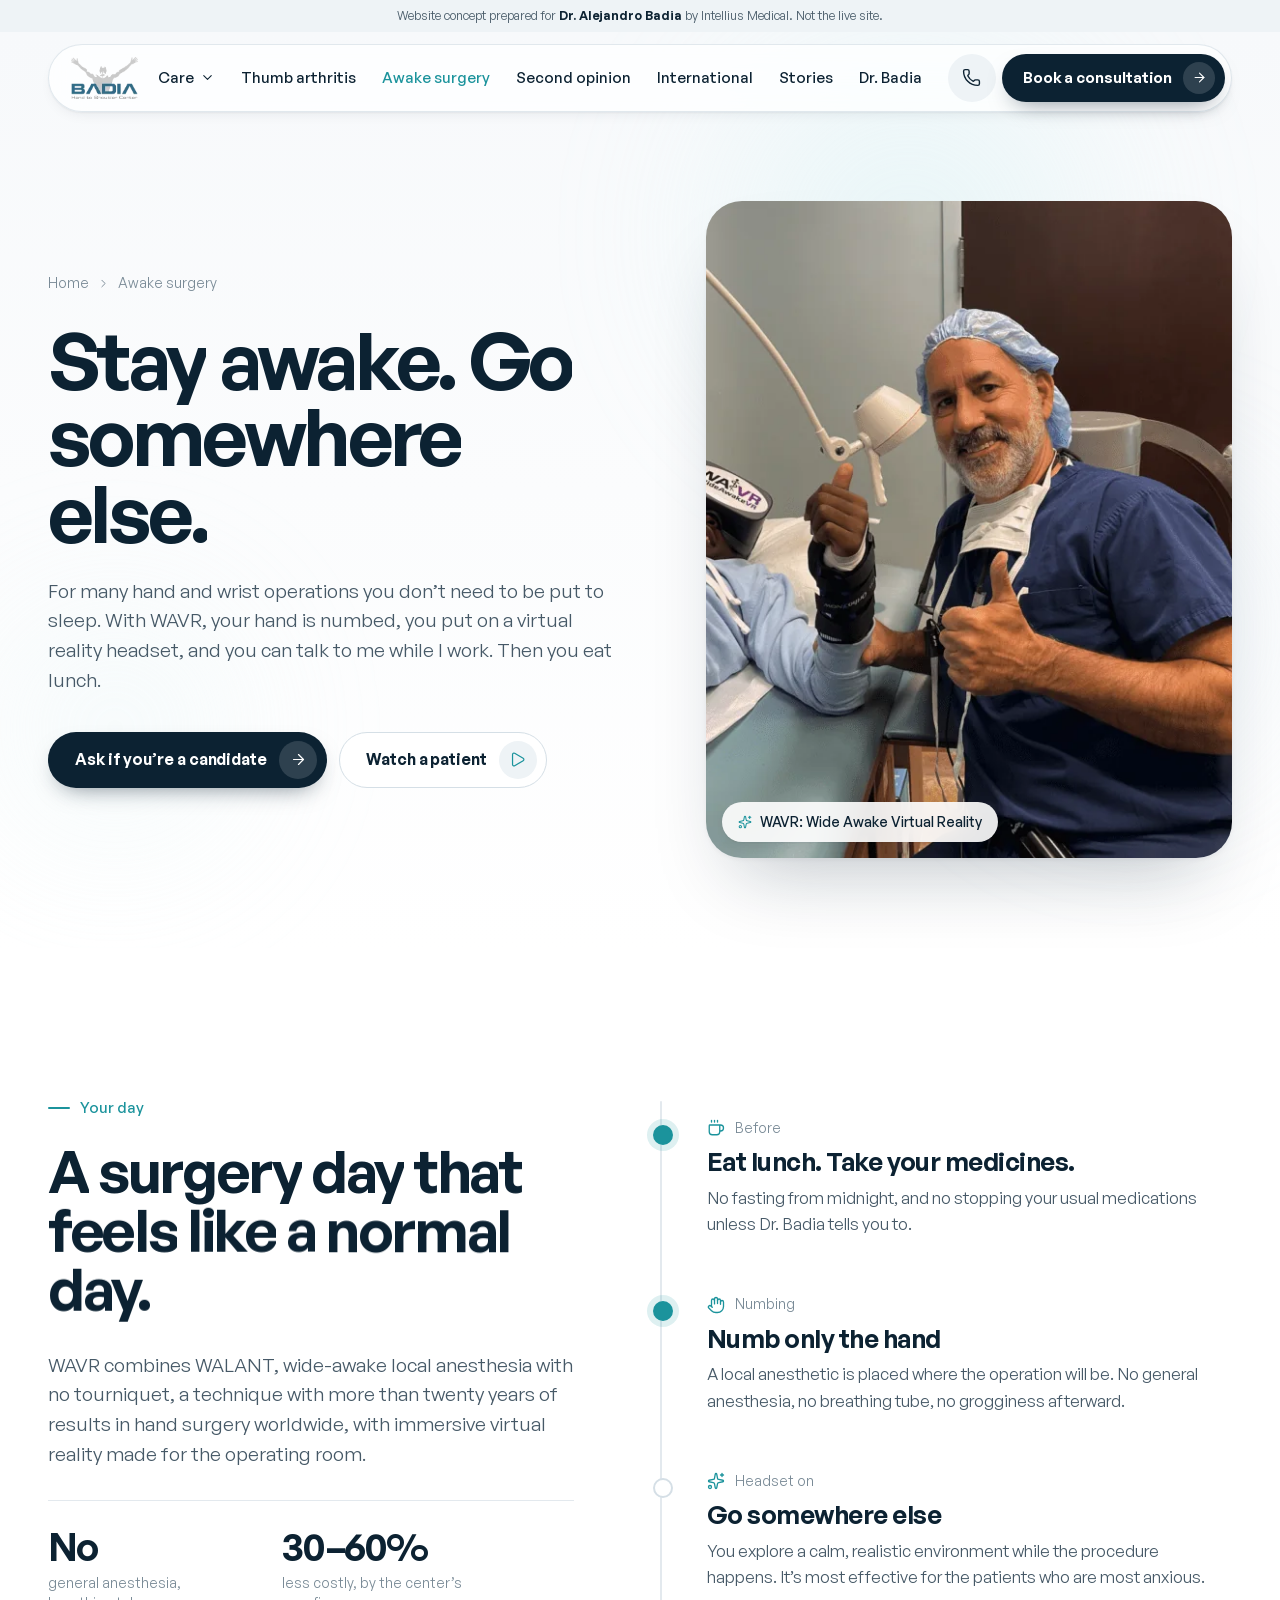
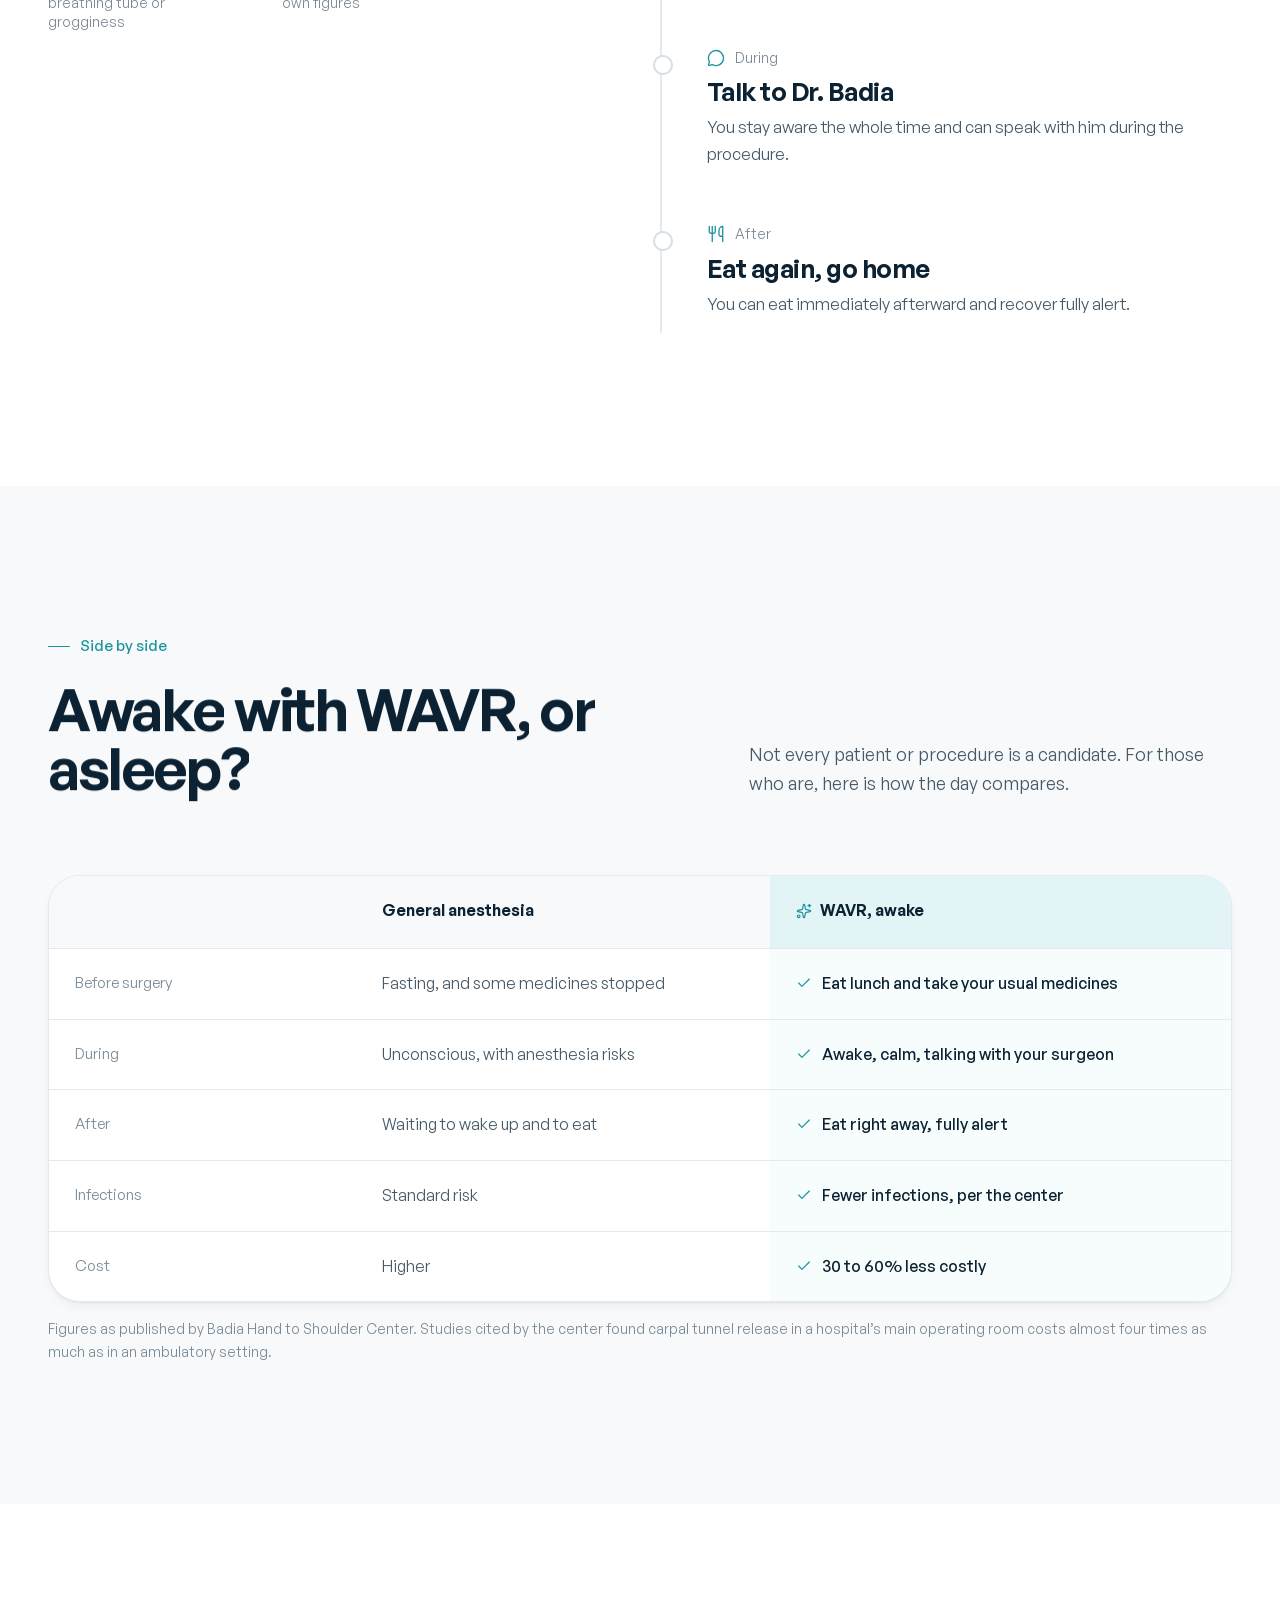
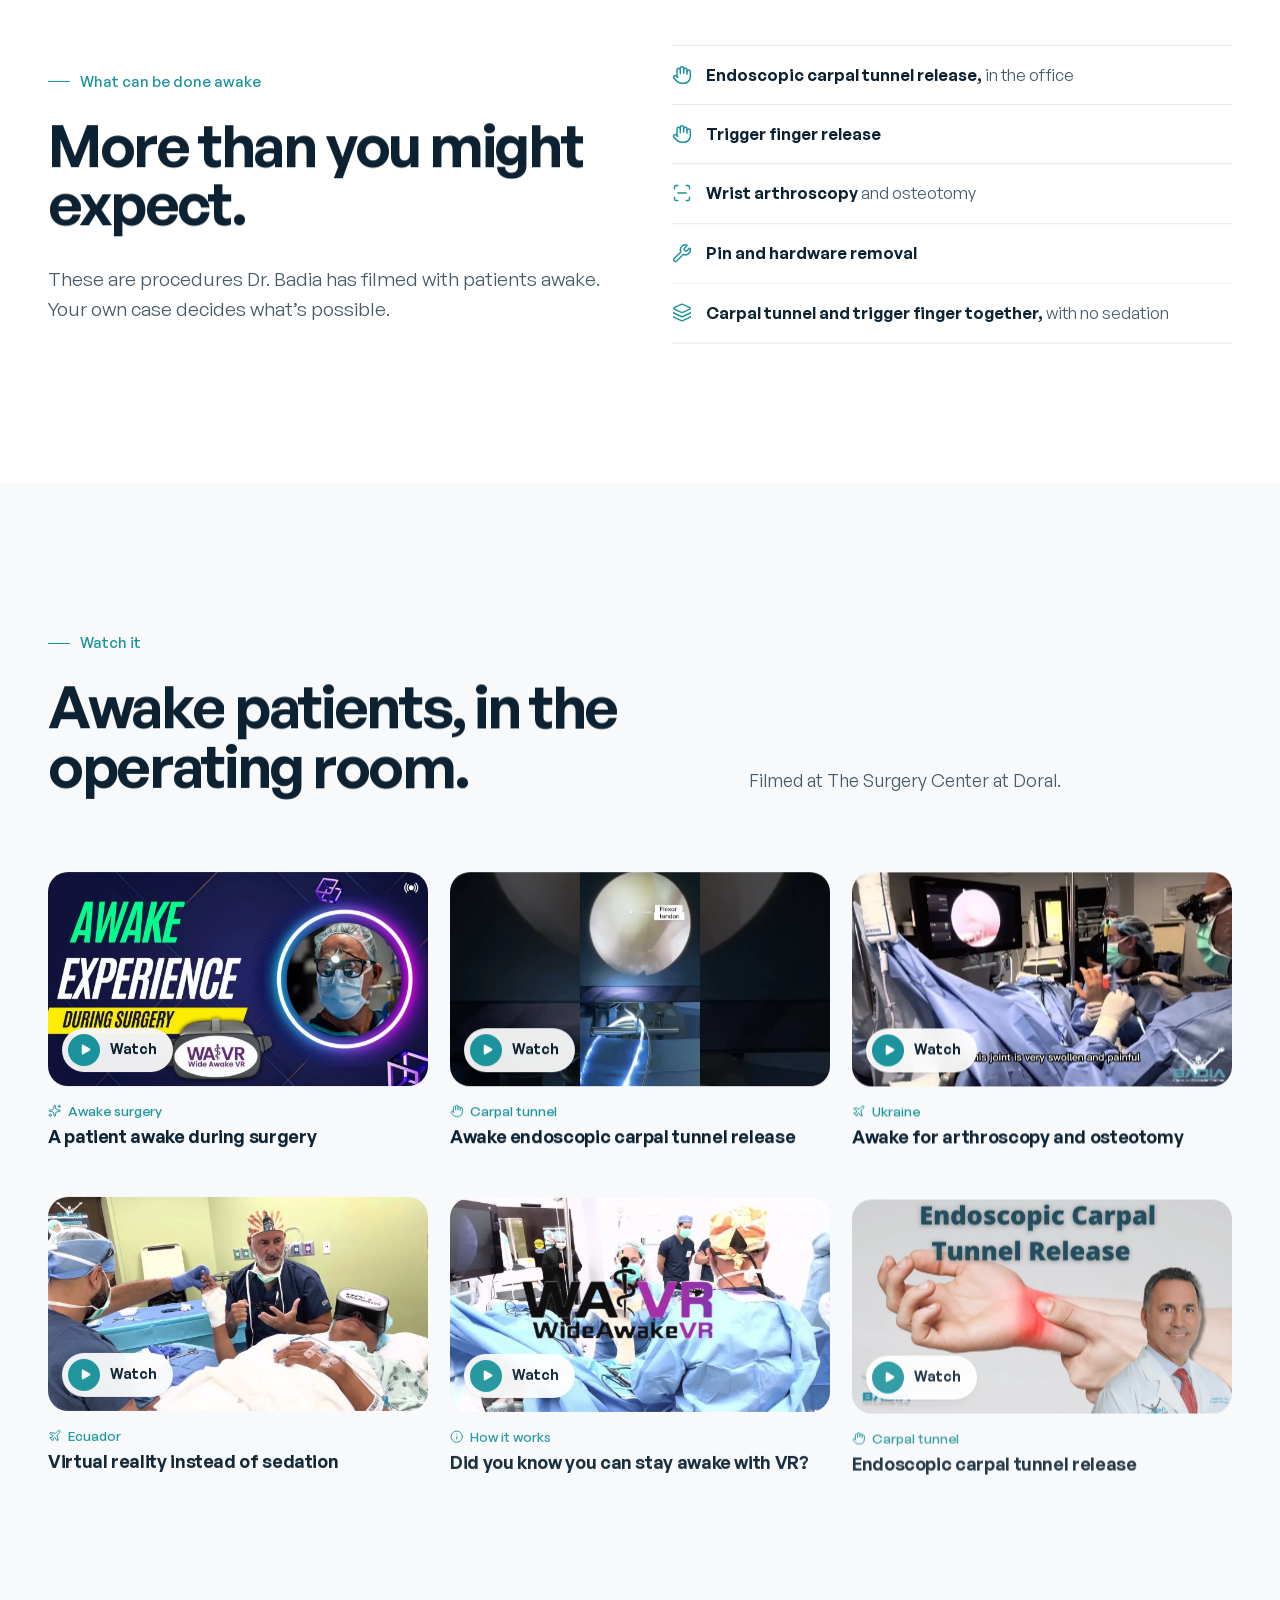
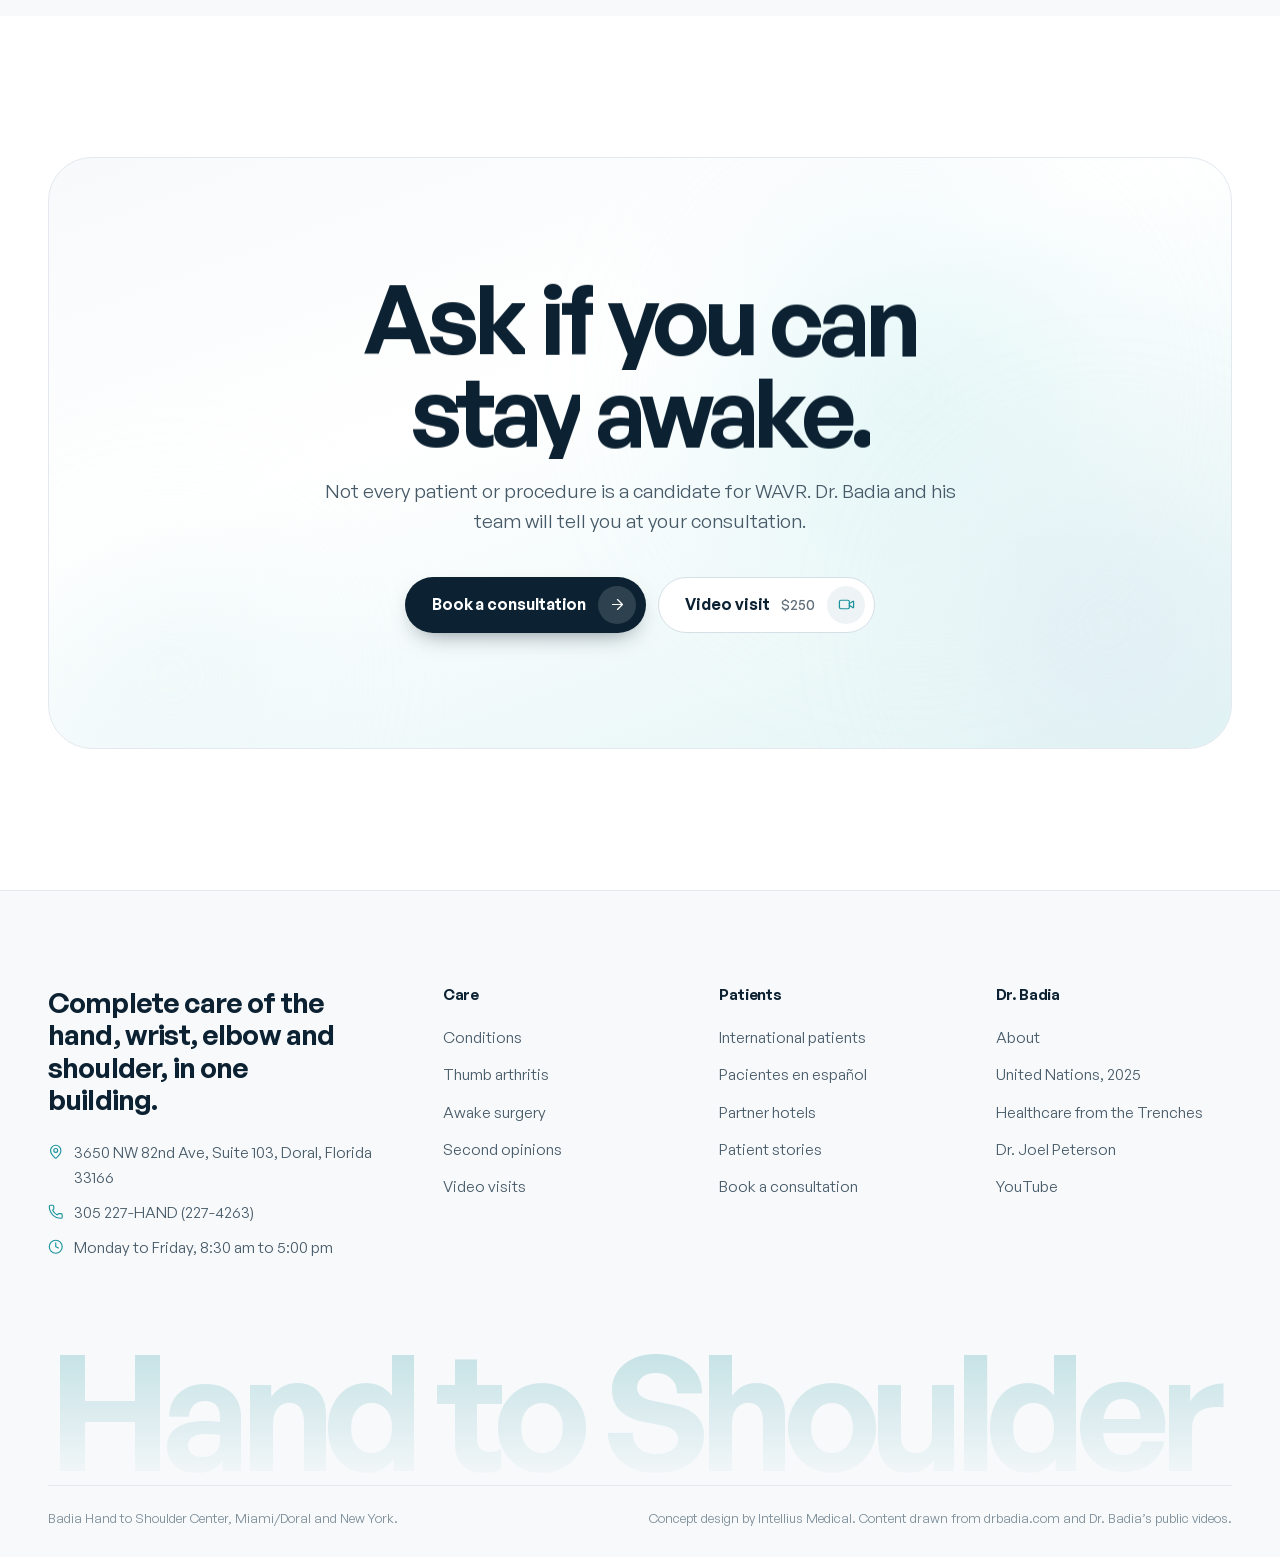
<file: awake-surgery.html>
<!doctype html>
<html lang="en">
<head>
<meta charset="utf-8">
<meta name="viewport" content="width=device-width, initial-scale=1, viewport-fit=cover">
<meta name="robots" content="noindex, nofollow">
<meta name="theme-color" content="#f7f9fb">
<title>Awake Hand Surgery with Virtual Reality (WAVR) | Dr. Alejandro Badia</title>
<meta name="description" content="Wide-awake hand and wrist surgery with virtual reality at Badia Hand to Shoulder Center in Miami/Doral. No general anesthesia, no fasting.">
<link rel="icon" href="img/logo.webp">
<link rel="preload" href="fonts/general-sans-500.woff2" as="font" type="font/woff2" crossorigin>
<link rel="preload" href="fonts/general-sans-600.woff2" as="font" type="font/woff2" crossorigin>

<link rel="stylesheet" href="styles.css">
<script>if(!matchMedia("(prefers-reduced-motion: reduce)").matches){var h=document.documentElement;h.classList.add("motion");setTimeout(function(){h.classList.add("ready")},2500);}</script>
</head>
<body>
<div class="progress" aria-hidden="true"></div>
<div class="concept">Website concept prepared for <b>Dr. Alejandro Badia</b> by Intellius Medical. Not the live site.</div>
<header class="nav-shell">
  <div class="pill">
    <a class="logo" href="index.html" aria-label="Badia Hand to Shoulder Center, home"><img src="img/logo.webp" alt="Badia Hand to Shoulder Center" width="67" height="42"></a>
    <nav class="links" aria-label="Main">
      <button type="button" id="care-btn" aria-expanded="false" aria-controls="mega">Care <svg aria-hidden="true" focusable="false" class="i" xmlns="http://www.w3.org/2000/svg" viewBox="0 0 24 24" fill="none" stroke="currentColor" stroke-width="2" stroke-linecap="round" stroke-linejoin="round" > <path d="m6 9 6 6 6-6" /> </svg></button>
      <a href="thumb.html">Thumb arthritis</a><a href="awake-surgery.html" aria-current="page">Awake surgery</a><a href="second-opinion.html">Second opinion</a><a href="international.html">International</a><a href="stories.html">Stories</a><a href="about.html">Dr. Badia</a>
    </nav>
    <div class="nav-cta"><a class="icon-btn" href="tel:+13052274263" aria-label="Call (305) 227-4263"><svg aria-hidden="true" focusable="false" class="i" xmlns="http://www.w3.org/2000/svg" viewBox="0 0 24 24" fill="none" stroke="currentColor" stroke-width="2" stroke-linecap="round" stroke-linejoin="round" > <path d="M13.832 16.568a1 1 0 0 0 1.213-.303l.355-.465A2 2 0 0 1 17 15h3a2 2 0 0 1 2 2v3a2 2 0 0 1-2 2A18 18 0 0 1 2 4a2 2 0 0 1 2-2h3a2 2 0 0 1 2 2v3a2 2 0 0 1-.8 1.6l-.468.351a1 1 0 0 0-.292 1.233 14 14 0 0 0 6.392 6.384" /> </svg></a><a class="btn btn-dark btn-sm" href="contact.html">Book a consultation<span class="ic"><svg aria-hidden="true" focusable="false" class="i" xmlns="http://www.w3.org/2000/svg" viewBox="0 0 24 24" fill="none" stroke="currentColor" stroke-width="2" stroke-linecap="round" stroke-linejoin="round" > <path d="M5 12h14" /> <path d="m12 5 7 7-7 7" /> </svg><svg aria-hidden="true" focusable="false" class="i" xmlns="http://www.w3.org/2000/svg" viewBox="0 0 24 24" fill="none" stroke="currentColor" stroke-width="2" stroke-linecap="round" stroke-linejoin="round" > <path d="M5 12h14" /> <path d="m12 5 7 7-7 7" /> </svg></span></a></div>
    <button class="burger" type="button" data-sheet="open" aria-label="Open menu" aria-controls="sheet"><svg aria-hidden="true" focusable="false" class="i" xmlns="http://www.w3.org/2000/svg" viewBox="0 0 24 24" fill="none" stroke="currentColor" stroke-width="2" stroke-linecap="round" stroke-linejoin="round" > <path d="M4 5h16" /> <path d="M4 12h16" /> <path d="M4 19h16" /> </svg></button>
  </div>
  <div class="mega" id="mega" role="region" aria-label="Care by body area"><a class="tile" href="conditions.html#finger"><span class="ph"><img src="img/r-finger.webp" alt="" loading="lazy"></span><b>Finger</b><span>4 conditions</span></a><a class="tile" href="conditions.html#thumb"><span class="ph"><img src="img/r-thumb.webp" alt="" loading="lazy"></span><b>Thumb</b><span>4 conditions</span></a><a class="tile" href="conditions.html#hand"><span class="ph"><img src="img/r-hand.webp" alt="" loading="lazy"></span><b>Hand</b><span>5 conditions</span></a><a class="tile" href="conditions.html#wrist"><span class="ph"><img src="img/r-wrist.webp" alt="" loading="lazy"></span><b>Wrist</b><span>3 conditions</span></a><a class="tile" href="conditions.html#elbow"><span class="ph"><img src="img/r-elbow.webp" alt="" loading="lazy"></span><b>Elbow</b><span>4 conditions</span></a><a class="tile" href="conditions.html#shoulder"><span class="ph"><img src="img/r-shoulder.webp" alt="" loading="lazy"></span><b>Shoulder</b><span>5 conditions</span></a>
<a class="feat" href="thumb.html"><span><span class="k">Signature procedure</span><b>Thumb arthritis, without removing the bone</b><p>Staged with his own published system, treated with a joint replacement when it&rsquo;s needed.</p></span><span class="more">Explore <svg aria-hidden="true" focusable="false" class="i" xmlns="http://www.w3.org/2000/svg" viewBox="0 0 24 24" fill="none" stroke="currentColor" stroke-width="2" stroke-linecap="round" stroke-linejoin="round" > <path d="M5 12h14" /> <path d="m12 5 7 7-7 7" /> </svg></span></a></div>
</header>
<div class="sheet" id="sheet" role="dialog" aria-modal="true" aria-label="Menu">
  <div class="top"><a class="logo" href="index.html"><img src="img/logo.webp" alt="Badia Hand to Shoulder Center" width="67" height="42"></a><button type="button" data-sheet="close" aria-label="Close menu"><svg aria-hidden="true" focusable="false" class="i" xmlns="http://www.w3.org/2000/svg" viewBox="0 0 24 24" fill="none" stroke="currentColor" stroke-width="2" stroke-linecap="round" stroke-linejoin="round" > <path d="M18 6 6 18" /> <path d="m6 6 12 12" /> </svg></button></div>
  <nav aria-label="Mobile"><a href="conditions.html">Conditions<svg aria-hidden="true" focusable="false" class="i" xmlns="http://www.w3.org/2000/svg" viewBox="0 0 24 24" fill="none" stroke="currentColor" stroke-width="2" stroke-linecap="round" stroke-linejoin="round" > <path d="M7 7h10v10" /> <path d="M7 17 17 7" /> </svg></a><a href="thumb.html">Thumb arthritis<svg aria-hidden="true" focusable="false" class="i" xmlns="http://www.w3.org/2000/svg" viewBox="0 0 24 24" fill="none" stroke="currentColor" stroke-width="2" stroke-linecap="round" stroke-linejoin="round" > <path d="M7 7h10v10" /> <path d="M7 17 17 7" /> </svg></a><a href="awake-surgery.html">Awake surgery<svg aria-hidden="true" focusable="false" class="i" xmlns="http://www.w3.org/2000/svg" viewBox="0 0 24 24" fill="none" stroke="currentColor" stroke-width="2" stroke-linecap="round" stroke-linejoin="round" > <path d="M7 7h10v10" /> <path d="M7 17 17 7" /> </svg></a><a href="second-opinion.html">Second opinion<svg aria-hidden="true" focusable="false" class="i" xmlns="http://www.w3.org/2000/svg" viewBox="0 0 24 24" fill="none" stroke="currentColor" stroke-width="2" stroke-linecap="round" stroke-linejoin="round" > <path d="M7 7h10v10" /> <path d="M7 17 17 7" /> </svg></a><a href="international.html">International<svg aria-hidden="true" focusable="false" class="i" xmlns="http://www.w3.org/2000/svg" viewBox="0 0 24 24" fill="none" stroke="currentColor" stroke-width="2" stroke-linecap="round" stroke-linejoin="round" > <path d="M7 7h10v10" /> <path d="M7 17 17 7" /> </svg></a><a href="stories.html">Stories<svg aria-hidden="true" focusable="false" class="i" xmlns="http://www.w3.org/2000/svg" viewBox="0 0 24 24" fill="none" stroke="currentColor" stroke-width="2" stroke-linecap="round" stroke-linejoin="round" > <path d="M7 7h10v10" /> <path d="M7 17 17 7" /> </svg></a><a href="about.html">Dr. Badia<svg aria-hidden="true" focusable="false" class="i" xmlns="http://www.w3.org/2000/svg" viewBox="0 0 24 24" fill="none" stroke="currentColor" stroke-width="2" stroke-linecap="round" stroke-linejoin="round" > <path d="M7 7h10v10" /> <path d="M7 17 17 7" /> </svg></a><a href="contact.html">Request a consultation<svg aria-hidden="true" focusable="false" class="i" xmlns="http://www.w3.org/2000/svg" viewBox="0 0 24 24" fill="none" stroke="currentColor" stroke-width="2" stroke-linecap="round" stroke-linejoin="round" > <path d="M7 7h10v10" /> <path d="M7 17 17 7" /> </svg></a></nav>
  <div class="btns"><a class="btn btn-light" href="tel:+13052274263">Call (305) 227-4263<span class="ic"><svg aria-hidden="true" focusable="false" class="i" xmlns="http://www.w3.org/2000/svg" viewBox="0 0 24 24" fill="none" stroke="currentColor" stroke-width="2" stroke-linecap="round" stroke-linejoin="round" > <path d="M13.832 16.568a1 1 0 0 0 1.213-.303l.355-.465A2 2 0 0 1 17 15h3a2 2 0 0 1 2 2v3a2 2 0 0 1-2 2A18 18 0 0 1 2 4a2 2 0 0 1 2-2h3a2 2 0 0 1 2 2v3a2 2 0 0 1-.8 1.6l-.468.351a1 1 0 0 0-.292 1.233 14 14 0 0 0 6.392 6.384" /> </svg><svg aria-hidden="true" focusable="false" class="i" xmlns="http://www.w3.org/2000/svg" viewBox="0 0 24 24" fill="none" stroke="currentColor" stroke-width="2" stroke-linecap="round" stroke-linejoin="round" > <path d="M13.832 16.568a1 1 0 0 0 1.213-.303l.355-.465A2 2 0 0 1 17 15h3a2 2 0 0 1 2 2v3a2 2 0 0 1-2 2A18 18 0 0 1 2 4a2 2 0 0 1 2-2h3a2 2 0 0 1 2 2v3a2 2 0 0 1-.8 1.6l-.468.351a1 1 0 0 0-.292 1.233 14 14 0 0 0 6.392 6.384" /> </svg></span></a><a class="btn btn-dark" href="contact.html#video">Book a video visit<span class="ic"><svg aria-hidden="true" focusable="false" class="i" xmlns="http://www.w3.org/2000/svg" viewBox="0 0 24 24" fill="none" stroke="currentColor" stroke-width="2" stroke-linecap="round" stroke-linejoin="round" > <path d="m16 13 5.223 3.482a.5.5 0 0 0 .777-.416V7.87a.5.5 0 0 0-.752-.432L16 10.5" /> <rect x="2" y="6" width="14" height="12" rx="2" /> </svg><svg aria-hidden="true" focusable="false" class="i" xmlns="http://www.w3.org/2000/svg" viewBox="0 0 24 24" fill="none" stroke="currentColor" stroke-width="2" stroke-linecap="round" stroke-linejoin="round" > <path d="m16 13 5.223 3.482a.5.5 0 0 0 .777-.416V7.87a.5.5 0 0 0-.752-.432L16 10.5" /> <rect x="2" y="6" width="14" height="12" rx="2" /> </svg></span></a></div>
</div>
<main id="main">

<section class="phero"><div class="aurora" aria-hidden="true"><i></i><i></i><i></i></div><div class="wrap phero-grid"><div><p class="crumbs"><a href="index.html">Home</a><svg aria-hidden="true" focusable="false" class="i" xmlns="http://www.w3.org/2000/svg" viewBox="0 0 24 24" fill="none" stroke="currentColor" stroke-width="2" stroke-linecap="round" stroke-linejoin="round" > <path d="m9 18 6-6-6-6" /> </svg><span>Awake surgery</span></p><h1 data-split>Stay awake. Go somewhere else.</h1><p class="lede">For many hand and wrist operations you don&rsquo;t need to be put to sleep. With WAVR, your hand is numbed, you put on a virtual reality headset, and you can talk to me while I work. Then you eat lunch.</p><div class="actions"><a class="btn btn-dark" href="contact.html">Ask if you&rsquo;re a candidate<span class="ic"><svg aria-hidden="true" focusable="false" class="i" xmlns="http://www.w3.org/2000/svg" viewBox="0 0 24 24" fill="none" stroke="currentColor" stroke-width="2" stroke-linecap="round" stroke-linejoin="round" > <path d="M5 12h14" /> <path d="m12 5 7 7-7 7" /> </svg><svg aria-hidden="true" focusable="false" class="i" xmlns="http://www.w3.org/2000/svg" viewBox="0 0 24 24" fill="none" stroke="currentColor" stroke-width="2" stroke-linecap="round" stroke-linejoin="round" > <path d="M5 12h14" /> <path d="m12 5 7 7-7 7" /> </svg></span></a><a class="btn btn-light" href="#videos">Watch a patient<span class="ic"><svg aria-hidden="true" focusable="false" class="i" xmlns="http://www.w3.org/2000/svg" viewBox="0 0 24 24" fill="none" stroke="currentColor" stroke-width="2" stroke-linecap="round" stroke-linejoin="round" > <path d="M5 5a2 2 0 0 1 3.008-1.728l11.997 6.998a2 2 0 0 1 .003 3.458l-12 7A2 2 0 0 1 5 19z" /> </svg><svg aria-hidden="true" focusable="false" class="i" xmlns="http://www.w3.org/2000/svg" viewBox="0 0 24 24" fill="none" stroke="currentColor" stroke-width="2" stroke-linecap="round" stroke-linejoin="round" > <path d="M5 5a2 2 0 0 1 3.008-1.728l11.997 6.998a2 2 0 0 1 .003 3.458l-12 7A2 2 0 0 1 5 19z" /> </svg></span></a></div></div><div class="media"><img src="img/wavr.webp" alt="Patient wearing a WAVR virtual reality headset during awake hand surgery while Dr. Badia gives a thumbs up"><span class="tag"><svg aria-hidden="true" focusable="false" class="i" xmlns="http://www.w3.org/2000/svg" viewBox="0 0 24 24" fill="none" stroke="currentColor" stroke-width="2" stroke-linecap="round" stroke-linejoin="round" > <path d="M11.017 2.814a1 1 0 0 1 1.966 0l1.051 5.558a2 2 0 0 0 1.594 1.594l5.558 1.051a1 1 0 0 1 0 1.966l-5.558 1.051a2 2 0 0 0-1.594 1.594l-1.051 5.558a1 1 0 0 1-1.966 0l-1.051-5.558a2 2 0 0 0-1.594-1.594l-5.558-1.051a1 1 0 0 1 0-1.966l5.558-1.051a2 2 0 0 0 1.594-1.594z" /> <path d="M20 2v4" /> <path d="M22 4h-4" /> <circle cx="4" cy="20" r="2" /> </svg>WAVR: Wide Awake Virtual Reality</span></div></div></section>

<section class="section" aria-labelledby="day-h">
  <div class="wrap visit">
    <div>
      <span class="eyebrow">Your day</span>
      <h2 id="day-h" data-split>A surgery day that feels like a normal day.</h2>
      <p class="lede mt-m">WAVR combines WALANT, wide-awake local anesthesia with no tourniquet, a technique with more than twenty years of results in hand surgery worldwide, with immersive virtual reality made for the operating room.</p>
      <div class="facts"><div><b>No</b><span>general anesthesia, breathing tube or grogginess</span></div><div><b>30&ndash;60%</b><span>less costly, by the center&rsquo;s own figures</span></div></div>
    </div>
    <ol class="steps"><span class="bar" aria-hidden="true"></span>
      <li data-img="x"><p class="k"><svg aria-hidden="true" focusable="false" class="i" xmlns="http://www.w3.org/2000/svg" viewBox="0 0 24 24" fill="none" stroke="currentColor" stroke-width="2" stroke-linecap="round" stroke-linejoin="round" > <path d="M10 2v2" /> <path d="M14 2v2" /> <path d="M16 8a1 1 0 0 1 1 1v8a4 4 0 0 1-4 4H7a4 4 0 0 1-4-4V9a1 1 0 0 1 1-1h14a4 4 0 1 1 0 8h-1" /> <path d="M6 2v2" /> </svg>Before</p><h3>Eat lunch. Take your medicines.</h3><p>No fasting from midnight, and no stopping your usual medications unless Dr. Badia tells you to.</p></li>
      <li data-img="x"><p class="k"><svg aria-hidden="true" focusable="false" class="i" xmlns="http://www.w3.org/2000/svg" viewBox="0 0 24 24" fill="none" stroke="currentColor" stroke-width="2" stroke-linecap="round" stroke-linejoin="round" > <path d="M18 11V6a2 2 0 0 0-2-2a2 2 0 0 0-2 2" /> <path d="M14 10V4a2 2 0 0 0-2-2a2 2 0 0 0-2 2v2" /> <path d="M10 10.5V6a2 2 0 0 0-2-2a2 2 0 0 0-2 2v8" /> <path d="M18 8a2 2 0 1 1 4 0v6a8 8 0 0 1-8 8h-2c-2.8 0-4.5-.86-5.99-2.34l-3.6-3.6a2 2 0 0 1 2.83-2.82L7 15" /> </svg>Numbing</p><h3>Numb only the hand</h3><p>A local anesthetic is placed where the operation will be. No general anesthesia, no breathing tube, no grogginess afterward.</p></li>
      <li data-img="x"><p class="k"><svg aria-hidden="true" focusable="false" class="i" xmlns="http://www.w3.org/2000/svg" viewBox="0 0 24 24" fill="none" stroke="currentColor" stroke-width="2" stroke-linecap="round" stroke-linejoin="round" > <path d="M11.017 2.814a1 1 0 0 1 1.966 0l1.051 5.558a2 2 0 0 0 1.594 1.594l5.558 1.051a1 1 0 0 1 0 1.966l-5.558 1.051a2 2 0 0 0-1.594 1.594l-1.051 5.558a1 1 0 0 1-1.966 0l-1.051-5.558a2 2 0 0 0-1.594-1.594l-5.558-1.051a1 1 0 0 1 0-1.966l5.558-1.051a2 2 0 0 0 1.594-1.594z" /> <path d="M20 2v4" /> <path d="M22 4h-4" /> <circle cx="4" cy="20" r="2" /> </svg>Headset on</p><h3>Go somewhere else</h3><p>You explore a calm, realistic environment while the procedure happens. It&rsquo;s most effective for the patients who are most anxious.</p></li>
      <li data-img="x"><p class="k"><svg aria-hidden="true" focusable="false" class="i" xmlns="http://www.w3.org/2000/svg" viewBox="0 0 24 24" fill="none" stroke="currentColor" stroke-width="2" stroke-linecap="round" stroke-linejoin="round" > <path d="M2.992 16.342a2 2 0 0 1 .094 1.167l-1.065 3.29a1 1 0 0 0 1.236 1.168l3.413-.998a2 2 0 0 1 1.099.092 10 10 0 1 0-4.777-4.719" /> </svg>During</p><h3>Talk to Dr. Badia</h3><p>You stay aware the whole time and can speak with him during the procedure.</p></li>
      <li data-img="x"><p class="k"><svg aria-hidden="true" focusable="false" class="i" xmlns="http://www.w3.org/2000/svg" viewBox="0 0 24 24" fill="none" stroke="currentColor" stroke-width="2" stroke-linecap="round" stroke-linejoin="round" > <path d="M3 2v7c0 1.1.9 2 2 2h4a2 2 0 0 0 2-2V2" /> <path d="M7 2v20" /> <path d="M21 15V2a5 5 0 0 0-5 5v6c0 1.1.9 2 2 2h3Zm0 0v7" /> </svg>After</p><h3>Eat again, go home</h3><p>You can eat immediately afterward and recover fully alert.</p></li>
    </ol>
  </div>
</section>

<section class="section alt" aria-labelledby="cmp-h">
  <div class="wrap">
    <div class="head"><div><span class="eyebrow">Side by side</span><h2 id="cmp-h" data-split>Awake with WAVR, or asleep?</h2></div><p>Not every patient or procedure is a candidate. For those who are, here is how the day compares.</p></div>
    <table class="compare">
      <thead><tr><th scope="col"></th><th scope="col">General anesthesia</th><th scope="col" class="us"><span><svg aria-hidden="true" focusable="false" class="i" xmlns="http://www.w3.org/2000/svg" viewBox="0 0 24 24" fill="none" stroke="currentColor" stroke-width="2" stroke-linecap="round" stroke-linejoin="round" > <path d="M11.017 2.814a1 1 0 0 1 1.966 0l1.051 5.558a2 2 0 0 0 1.594 1.594l5.558 1.051a1 1 0 0 1 0 1.966l-5.558 1.051a2 2 0 0 0-1.594 1.594l-1.051 5.558a1 1 0 0 1-1.966 0l-1.051-5.558a2 2 0 0 0-1.594-1.594l-5.558-1.051a1 1 0 0 1 0-1.966l5.558-1.051a2 2 0 0 0 1.594-1.594z" /> <path d="M20 2v4" /> <path d="M22 4h-4" /> <circle cx="4" cy="20" r="2" /> </svg>WAVR, awake</span></th></tr></thead>
      <tbody>
        <tr><td>Before surgery</td><td data-h="General anesthesia">Fasting, and some medicines stopped</td><td class="us" data-h="WAVR"><span><svg aria-hidden="true" focusable="false" class="i" xmlns="http://www.w3.org/2000/svg" viewBox="0 0 24 24" fill="none" stroke="currentColor" stroke-width="2" stroke-linecap="round" stroke-linejoin="round" > <path d="M20 6 9 17l-5-5" /> </svg>Eat lunch and take your usual medicines</span></td></tr>
        <tr><td>During</td><td data-h="General anesthesia">Unconscious, with anesthesia risks</td><td class="us" data-h="WAVR"><span><svg aria-hidden="true" focusable="false" class="i" xmlns="http://www.w3.org/2000/svg" viewBox="0 0 24 24" fill="none" stroke="currentColor" stroke-width="2" stroke-linecap="round" stroke-linejoin="round" > <path d="M20 6 9 17l-5-5" /> </svg>Awake, calm, talking with your surgeon</span></td></tr>
        <tr><td>After</td><td data-h="General anesthesia">Waiting to wake up and to eat</td><td class="us" data-h="WAVR"><span><svg aria-hidden="true" focusable="false" class="i" xmlns="http://www.w3.org/2000/svg" viewBox="0 0 24 24" fill="none" stroke="currentColor" stroke-width="2" stroke-linecap="round" stroke-linejoin="round" > <path d="M20 6 9 17l-5-5" /> </svg>Eat right away, fully alert</span></td></tr>
        <tr><td>Infections</td><td data-h="General anesthesia">Standard risk</td><td class="us" data-h="WAVR"><span><svg aria-hidden="true" focusable="false" class="i" xmlns="http://www.w3.org/2000/svg" viewBox="0 0 24 24" fill="none" stroke="currentColor" stroke-width="2" stroke-linecap="round" stroke-linejoin="round" > <path d="M20 6 9 17l-5-5" /> </svg>Fewer infections, per the center</span></td></tr>
        <tr><td>Cost</td><td data-h="General anesthesia">Higher</td><td class="us" data-h="WAVR"><span><svg aria-hidden="true" focusable="false" class="i" xmlns="http://www.w3.org/2000/svg" viewBox="0 0 24 24" fill="none" stroke="currentColor" stroke-width="2" stroke-linecap="round" stroke-linejoin="round" > <path d="M20 6 9 17l-5-5" /> </svg>30 to 60% less costly</span></td></tr>
      </tbody>
    </table>
    <p class="small mt-s">Figures as published by Badia Hand to Shoulder Center. Studies cited by the center found carpal tunnel release in a hospital&rsquo;s main operating room costs almost four times as much as in an ambulatory setting.</p>
  </div>
</section>

<section class="section" aria-labelledby="pr-h">
  <div class="wrap grid-2" style="align-items:center">
    <div><span class="eyebrow">What can be done awake</span><h2 id="pr-h" data-split>More than you might expect.</h2><p class="lede mt-m">These are procedures Dr. Badia has filmed with patients awake. Your own case decides what&rsquo;s possible.</p></div>
    <ul class="plain" data-stagger>
      <li><svg aria-hidden="true" focusable="false" class="i" xmlns="http://www.w3.org/2000/svg" viewBox="0 0 24 24" fill="none" stroke="currentColor" stroke-width="2" stroke-linecap="round" stroke-linejoin="round" > <path d="M18 11V6a2 2 0 0 0-2-2a2 2 0 0 0-2 2" /> <path d="M14 10V4a2 2 0 0 0-2-2a2 2 0 0 0-2 2v2" /> <path d="M10 10.5V6a2 2 0 0 0-2-2a2 2 0 0 0-2 2v8" /> <path d="M18 8a2 2 0 1 1 4 0v6a8 8 0 0 1-8 8h-2c-2.8 0-4.5-.86-5.99-2.34l-3.6-3.6a2 2 0 0 1 2.83-2.82L7 15" /> </svg><span><b>Endoscopic carpal tunnel release,</b> in the office</span></li>
      <li><svg aria-hidden="true" focusable="false" class="i" xmlns="http://www.w3.org/2000/svg" viewBox="0 0 24 24" fill="none" stroke="currentColor" stroke-width="2" stroke-linecap="round" stroke-linejoin="round" > <path d="M18 11V6a2 2 0 0 0-2-2a2 2 0 0 0-2 2" /> <path d="M14 10V4a2 2 0 0 0-2-2a2 2 0 0 0-2 2v2" /> <path d="M10 10.5V6a2 2 0 0 0-2-2a2 2 0 0 0-2 2v8" /> <path d="M18 8a2 2 0 1 1 4 0v6a8 8 0 0 1-8 8h-2c-2.8 0-4.5-.86-5.99-2.34l-3.6-3.6a2 2 0 0 1 2.83-2.82L7 15" /> </svg><span><b>Trigger finger release</b></span></li>
      <li><svg aria-hidden="true" focusable="false" class="i" xmlns="http://www.w3.org/2000/svg" viewBox="0 0 24 24" fill="none" stroke="currentColor" stroke-width="2" stroke-linecap="round" stroke-linejoin="round" > <path d="M3 7V5a2 2 0 0 1 2-2h2" /> <path d="M17 3h2a2 2 0 0 1 2 2v2" /> <path d="M21 17v2a2 2 0 0 1-2 2h-2" /> <path d="M7 21H5a2 2 0 0 1-2-2v-2" /> <path d="M7 12h10" /> </svg><span><b>Wrist arthroscopy</b> and osteotomy</span></li>
      <li><svg aria-hidden="true" focusable="false" class="i" xmlns="http://www.w3.org/2000/svg" viewBox="0 0 24 24" fill="none" stroke="currentColor" stroke-width="2" stroke-linecap="round" stroke-linejoin="round" > <path d="M14.7 6.3a1 1 0 0 0 0 1.4l1.6 1.6a1 1 0 0 0 1.4 0l3.106-3.105c.32-.322.863-.22.983.218a6 6 0 0 1-8.259 7.057l-7.91 7.91a1 1 0 0 1-2.999-3l7.91-7.91a6 6 0 0 1 7.057-8.259c.438.12.54.662.219.984z" /> </svg><span><b>Pin and hardware removal</b></span></li>
      <li><svg aria-hidden="true" focusable="false" class="i" xmlns="http://www.w3.org/2000/svg" viewBox="0 0 24 24" fill="none" stroke="currentColor" stroke-width="2" stroke-linecap="round" stroke-linejoin="round" > <path d="M12.83 2.18a2 2 0 0 0-1.66 0L2.6 6.08a1 1 0 0 0 0 1.83l8.58 3.91a2 2 0 0 0 1.66 0l8.58-3.9a1 1 0 0 0 0-1.83z" /> <path d="M2 12a1 1 0 0 0 .58.91l8.6 3.91a2 2 0 0 0 1.65 0l8.58-3.9A1 1 0 0 0 22 12" /> <path d="M2 17a1 1 0 0 0 .58.91l8.6 3.91a2 2 0 0 0 1.65 0l8.58-3.9A1 1 0 0 0 22 17" /> </svg><span><b>Carpal tunnel and trigger finger together,</b> with no sedation</span></li>
    </ul>
  </div>
</section>

<section class="section alt" id="videos" aria-labelledby="v-h">
  <div class="wrap">
    <div class="head"><div><span class="eyebrow">Watch it</span><h2 id="v-h" data-split>Awake patients, in the operating room.</h2></div><p>Filmed at The Surgery Center at Doral.</p></div>
    <div class="wall" data-stagger>
      <div class="story"><button class="vid" type="button" data-yt="24xmr-uY37s" data-title="A patient awake during surgery" aria-label="Play video: A patient awake during surgery"><img src="img/v/24xmr-uY37s.webp" alt="" loading="lazy" width="1280" height="720"><span class="pl"><i><svg aria-hidden="true" focusable="false" class="i" xmlns="http://www.w3.org/2000/svg" viewBox="0 0 24 24" fill="none" stroke="currentColor" stroke-width="2" stroke-linecap="round" stroke-linejoin="round" > <path d="M5 5a2 2 0 0 1 3.008-1.728l11.997 6.998a2 2 0 0 1 .003 3.458l-12 7A2 2 0 0 1 5 19z" /> </svg></i>Watch</span></button><p class="meta"><svg aria-hidden="true" focusable="false" class="i" xmlns="http://www.w3.org/2000/svg" viewBox="0 0 24 24" fill="none" stroke="currentColor" stroke-width="2" stroke-linecap="round" stroke-linejoin="round" > <path d="M11.017 2.814a1 1 0 0 1 1.966 0l1.051 5.558a2 2 0 0 0 1.594 1.594l5.558 1.051a1 1 0 0 1 0 1.966l-5.558 1.051a2 2 0 0 0-1.594 1.594l-1.051 5.558a1 1 0 0 1-1.966 0l-1.051-5.558a2 2 0 0 0-1.594-1.594l-5.558-1.051a1 1 0 0 1 0-1.966l5.558-1.051a2 2 0 0 0 1.594-1.594z" /> <path d="M20 2v4" /> <path d="M22 4h-4" /> <circle cx="4" cy="20" r="2" /> </svg>Awake surgery</p><h4>A patient awake during surgery</h4></div>
      <div class="story"><button class="vid" type="button" data-yt="07b7GJRX-xg" data-title="Awake endoscopic carpal tunnel release" aria-label="Play video: Awake endoscopic carpal tunnel release"><img src="img/v/07b7GJRX-xg.webp" alt="" loading="lazy" width="1280" height="720"><span class="pl"><i><svg aria-hidden="true" focusable="false" class="i" xmlns="http://www.w3.org/2000/svg" viewBox="0 0 24 24" fill="none" stroke="currentColor" stroke-width="2" stroke-linecap="round" stroke-linejoin="round" > <path d="M5 5a2 2 0 0 1 3.008-1.728l11.997 6.998a2 2 0 0 1 .003 3.458l-12 7A2 2 0 0 1 5 19z" /> </svg></i>Watch</span></button><p class="meta"><svg aria-hidden="true" focusable="false" class="i" xmlns="http://www.w3.org/2000/svg" viewBox="0 0 24 24" fill="none" stroke="currentColor" stroke-width="2" stroke-linecap="round" stroke-linejoin="round" > <path d="M18 11V6a2 2 0 0 0-2-2a2 2 0 0 0-2 2" /> <path d="M14 10V4a2 2 0 0 0-2-2a2 2 0 0 0-2 2v2" /> <path d="M10 10.5V6a2 2 0 0 0-2-2a2 2 0 0 0-2 2v8" /> <path d="M18 8a2 2 0 1 1 4 0v6a8 8 0 0 1-8 8h-2c-2.8 0-4.5-.86-5.99-2.34l-3.6-3.6a2 2 0 0 1 2.83-2.82L7 15" /> </svg>Carpal tunnel</p><h4>Awake endoscopic carpal tunnel release</h4></div>
      <div class="story"><button class="vid" type="button" data-yt="cSBuChrRZ6s" data-title="Awake for wrist arthroscopy and osteotomy, a patient from Ukraine" aria-label="Play video: Awake for wrist arthroscopy and osteotomy, a patient from Ukraine"><img src="img/v/cSBuChrRZ6s.webp" alt="" loading="lazy" width="1280" height="720"><span class="pl"><i><svg aria-hidden="true" focusable="false" class="i" xmlns="http://www.w3.org/2000/svg" viewBox="0 0 24 24" fill="none" stroke="currentColor" stroke-width="2" stroke-linecap="round" stroke-linejoin="round" > <path d="M5 5a2 2 0 0 1 3.008-1.728l11.997 6.998a2 2 0 0 1 .003 3.458l-12 7A2 2 0 0 1 5 19z" /> </svg></i>Watch</span></button><p class="meta"><svg aria-hidden="true" focusable="false" class="i" xmlns="http://www.w3.org/2000/svg" viewBox="0 0 24 24" fill="none" stroke="currentColor" stroke-width="2" stroke-linecap="round" stroke-linejoin="round" > <path d="M17.8 19.2 16 11l3.5-3.5C21 6 21.5 4 21 3c-1-.5-3 0-4.5 1.5L13 8 4.8 6.2c-.5-.1-.9.1-1.1.5l-.3.5c-.2.5-.1 1 .3 1.3L9 12l-2 3H4l-1 1 3 2 2 3 1-1v-3l3-2 3.5 5.3c.3.4.8.5 1.3.3l.5-.2c.4-.3.6-.7.5-1.2z" /> </svg>Ukraine</p><h4>Awake for arthroscopy and osteotomy</h4></div>
      <div class="story"><button class="vid" type="button" data-yt="e0HRC-iKTIA" data-title="Virtual reality instead of sedation, a patient from Ecuador" aria-label="Play video: Virtual reality instead of sedation, a patient from Ecuador"><img src="img/v/e0HRC-iKTIA.webp" alt="" loading="lazy" width="1280" height="720"><span class="pl"><i><svg aria-hidden="true" focusable="false" class="i" xmlns="http://www.w3.org/2000/svg" viewBox="0 0 24 24" fill="none" stroke="currentColor" stroke-width="2" stroke-linecap="round" stroke-linejoin="round" > <path d="M5 5a2 2 0 0 1 3.008-1.728l11.997 6.998a2 2 0 0 1 .003 3.458l-12 7A2 2 0 0 1 5 19z" /> </svg></i>Watch</span></button><p class="meta"><svg aria-hidden="true" focusable="false" class="i" xmlns="http://www.w3.org/2000/svg" viewBox="0 0 24 24" fill="none" stroke="currentColor" stroke-width="2" stroke-linecap="round" stroke-linejoin="round" > <path d="M17.8 19.2 16 11l3.5-3.5C21 6 21.5 4 21 3c-1-.5-3 0-4.5 1.5L13 8 4.8 6.2c-.5-.1-.9.1-1.1.5l-.3.5c-.2.5-.1 1 .3 1.3L9 12l-2 3H4l-1 1 3 2 2 3 1-1v-3l3-2 3.5 5.3c.3.4.8.5 1.3.3l.5-.2c.4-.3.6-.7.5-1.2z" /> </svg>Ecuador</p><h4>Virtual reality instead of sedation</h4></div>
      <div class="story"><button class="vid" type="button" data-yt="bZZtB_GuAcs" data-title="Stay awake for surgery with virtual reality" aria-label="Play video: Stay awake for surgery with virtual reality"><img src="img/v/bZZtB_GuAcs.webp" alt="" loading="lazy" width="1280" height="720"><span class="pl"><i><svg aria-hidden="true" focusable="false" class="i" xmlns="http://www.w3.org/2000/svg" viewBox="0 0 24 24" fill="none" stroke="currentColor" stroke-width="2" stroke-linecap="round" stroke-linejoin="round" > <path d="M5 5a2 2 0 0 1 3.008-1.728l11.997 6.998a2 2 0 0 1 .003 3.458l-12 7A2 2 0 0 1 5 19z" /> </svg></i>Watch</span></button><p class="meta"><svg aria-hidden="true" focusable="false" class="i" xmlns="http://www.w3.org/2000/svg" viewBox="0 0 24 24" fill="none" stroke="currentColor" stroke-width="2" stroke-linecap="round" stroke-linejoin="round" > <circle cx="12" cy="12" r="10" /> <path d="M12 16v-4" /> <path d="M12 8h.01" /> </svg>How it works</p><h4>Did you know you can stay awake with VR?</h4></div>
      <div class="story"><button class="vid" type="button" data-yt="5izGY4tHi6A" data-title="Endoscopic carpal tunnel release with Dr. Badia" aria-label="Play video: Endoscopic carpal tunnel release with Dr. Badia"><img src="img/v/5izGY4tHi6A.webp" alt="" loading="lazy" width="1280" height="720"><span class="pl"><i><svg aria-hidden="true" focusable="false" class="i" xmlns="http://www.w3.org/2000/svg" viewBox="0 0 24 24" fill="none" stroke="currentColor" stroke-width="2" stroke-linecap="round" stroke-linejoin="round" > <path d="M5 5a2 2 0 0 1 3.008-1.728l11.997 6.998a2 2 0 0 1 .003 3.458l-12 7A2 2 0 0 1 5 19z" /> </svg></i>Watch</span></button><p class="meta"><svg aria-hidden="true" focusable="false" class="i" xmlns="http://www.w3.org/2000/svg" viewBox="0 0 24 24" fill="none" stroke="currentColor" stroke-width="2" stroke-linecap="round" stroke-linejoin="round" > <path d="M18 11V6a2 2 0 0 0-2-2a2 2 0 0 0-2 2" /> <path d="M14 10V4a2 2 0 0 0-2-2a2 2 0 0 0-2 2v2" /> <path d="M10 10.5V6a2 2 0 0 0-2-2a2 2 0 0 0-2 2v8" /> <path d="M18 8a2 2 0 1 1 4 0v6a8 8 0 0 1-8 8h-2c-2.8 0-4.5-.86-5.99-2.34l-3.6-3.6a2 2 0 0 1 2.83-2.82L7 15" /> </svg>Carpal tunnel</p><h4>Endoscopic carpal tunnel release</h4></div>
    </div>
  </div>
</section>

<section class="section"><div class="wrap"><div class="final"><div class="aurora" aria-hidden="true"><i></i><i></i><i></i></div><h2 data-split>Ask if you can stay awake.</h2><p class="lede">Not every patient or procedure is a candidate for WAVR. Dr. Badia and his team will tell you at your consultation.</p><div class="actions"><a class="btn btn-dark" href="contact.html">Book a consultation<span class="ic"><svg aria-hidden="true" focusable="false" class="i" xmlns="http://www.w3.org/2000/svg" viewBox="0 0 24 24" fill="none" stroke="currentColor" stroke-width="2" stroke-linecap="round" stroke-linejoin="round" > <path d="M5 12h14" /> <path d="m12 5 7 7-7 7" /> </svg><svg aria-hidden="true" focusable="false" class="i" xmlns="http://www.w3.org/2000/svg" viewBox="0 0 24 24" fill="none" stroke="currentColor" stroke-width="2" stroke-linecap="round" stroke-linejoin="round" > <path d="M5 12h14" /> <path d="m12 5 7 7-7 7" /> </svg></span></a><a class="btn btn-light" href="contact.html#video">Video visit <small>$250</small><span class="ic"><svg aria-hidden="true" focusable="false" class="i" xmlns="http://www.w3.org/2000/svg" viewBox="0 0 24 24" fill="none" stroke="currentColor" stroke-width="2" stroke-linecap="round" stroke-linejoin="round" > <path d="m16 13 5.223 3.482a.5.5 0 0 0 .777-.416V7.87a.5.5 0 0 0-.752-.432L16 10.5" /> <rect x="2" y="6" width="14" height="12" rx="2" /> </svg><svg aria-hidden="true" focusable="false" class="i" xmlns="http://www.w3.org/2000/svg" viewBox="0 0 24 24" fill="none" stroke="currentColor" stroke-width="2" stroke-linecap="round" stroke-linejoin="round" > <path d="m16 13 5.223 3.482a.5.5 0 0 0 .777-.416V7.87a.5.5 0 0 0-.752-.432L16 10.5" /> <rect x="2" y="6" width="14" height="12" rx="2" /> </svg></span></a></div></div></div></section>

</main>
<footer class="ftr">
  <div class="wrap">
    <div class="ftr-grid">
      <div>
        <p class="big">Complete care of the hand, wrist, elbow and shoulder, in one building.</p>
        <div class="contact">
          <span><svg aria-hidden="true" focusable="false" class="i" xmlns="http://www.w3.org/2000/svg" viewBox="0 0 24 24" fill="none" stroke="currentColor" stroke-width="2" stroke-linecap="round" stroke-linejoin="round" > <path d="M20 10c0 4.993-5.539 10.193-7.399 11.799a1 1 0 0 1-1.202 0C9.539 20.193 4 14.993 4 10a8 8 0 0 1 16 0" /> <circle cx="12" cy="10" r="3" /> </svg>3650 NW 82nd Ave, Suite 103, Doral, Florida 33166</span>
          <span><svg aria-hidden="true" focusable="false" class="i" xmlns="http://www.w3.org/2000/svg" viewBox="0 0 24 24" fill="none" stroke="currentColor" stroke-width="2" stroke-linecap="round" stroke-linejoin="round" > <path d="M13.832 16.568a1 1 0 0 0 1.213-.303l.355-.465A2 2 0 0 1 17 15h3a2 2 0 0 1 2 2v3a2 2 0 0 1-2 2A18 18 0 0 1 2 4a2 2 0 0 1 2-2h3a2 2 0 0 1 2 2v3a2 2 0 0 1-.8 1.6l-.468.351a1 1 0 0 0-.292 1.233 14 14 0 0 0 6.392 6.384" /> </svg><a href="tel:+13052274263">305 227-HAND (227-4263)</a></span>
          <span><svg aria-hidden="true" focusable="false" class="i" xmlns="http://www.w3.org/2000/svg" viewBox="0 0 24 24" fill="none" stroke="currentColor" stroke-width="2" stroke-linecap="round" stroke-linejoin="round" > <circle cx="12" cy="12" r="10" /> <path d="M12 6v6l4 2" /> </svg>Monday to Friday, 8:30 am to 5:00 pm</span>
        </div>
      </div>
      <div><h4>Care</h4><ul><li><a href="conditions.html">Conditions</a></li><li><a href="thumb.html">Thumb arthritis</a></li><li><a href="awake-surgery.html">Awake surgery</a></li><li><a href="second-opinion.html">Second opinions</a></li><li><a href="contact.html#video">Video visits</a></li></ul></div>
      <div><h4>Patients</h4><ul><li><a href="international.html">International patients</a></li><li><a href="international.html?lang=es">Pacientes en espa&ntilde;ol</a></li><li><a href="international.html#hotels">Partner hotels</a></li><li><a href="stories.html">Patient stories</a></li><li><a href="contact.html">Book a consultation</a></li></ul></div>
      <div><h4>Dr. Badia</h4><ul><li><a href="about.html">About</a></li><li><a href="about.html#un">United Nations, 2025</a></li><li><a href="about.html#book">Healthcare from the Trenches</a></li><li><a href="about.html#team">Dr. Joel Peterson</a></li><li><a href="https://www.youtube.com/@drbadia" rel="noopener">YouTube</a></li></ul></div>
    </div>
    <div class="mark" data-fit aria-hidden="true">Hand to Shoulder</div>
    <div class="ftr-bottom"><span>Badia Hand to Shoulder Center, Miami/Doral and New York.</span><span>Concept design by Intellius Medical. Content drawn from drbadia.com and Dr. Badia&rsquo;s public videos.</span></div>
  </div>
</footer>
<div class="mbar"><a class="icon-btn" href="tel:+13052274263" aria-label="Call (305) 227-4263"><svg aria-hidden="true" focusable="false" class="i" xmlns="http://www.w3.org/2000/svg" viewBox="0 0 24 24" fill="none" stroke="currentColor" stroke-width="2" stroke-linecap="round" stroke-linejoin="round" > <path d="M13.832 16.568a1 1 0 0 0 1.213-.303l.355-.465A2 2 0 0 1 17 15h3a2 2 0 0 1 2 2v3a2 2 0 0 1-2 2A18 18 0 0 1 2 4a2 2 0 0 1 2-2h3a2 2 0 0 1 2 2v3a2 2 0 0 1-.8 1.6l-.468.351a1 1 0 0 0-.292 1.233 14 14 0 0 0 6.392 6.384" /> </svg></a><a class="btn btn-dark" href="contact.html">Book a consultation<span class="ic"><svg aria-hidden="true" focusable="false" class="i" xmlns="http://www.w3.org/2000/svg" viewBox="0 0 24 24" fill="none" stroke="currentColor" stroke-width="2" stroke-linecap="round" stroke-linejoin="round" > <path d="M5 12h14" /> <path d="m12 5 7 7-7 7" /> </svg><svg aria-hidden="true" focusable="false" class="i" xmlns="http://www.w3.org/2000/svg" viewBox="0 0 24 24" fill="none" stroke="currentColor" stroke-width="2" stroke-linecap="round" stroke-linejoin="round" > <path d="M5 12h14" /> <path d="m12 5 7 7-7 7" /> </svg></span></a></div>
<div class="lb" id="lb" role="dialog" aria-modal="true" aria-label="Video" aria-hidden="true"><button class="close" type="button" aria-label="Close video"><svg aria-hidden="true" focusable="false" class="i" xmlns="http://www.w3.org/2000/svg" viewBox="0 0 24 24" fill="none" stroke="currentColor" stroke-width="2" stroke-linecap="round" stroke-linejoin="round" > <path d="M18 6 6 18" /> <path d="m6 6 12 12" /> </svg></button><div class="wrapc"><div class="frame"></div><p class="cap"></p></div></div>
<div class="follow" aria-hidden="true">Play</div>
<script src="vendor/gsap.min.js"></script>
<script src="vendor/ScrollTrigger.min.js"></script>
<script src="vendor/lenis.min.js"></script>

<script src="app.js"></script>
</body>
</html>
</file>
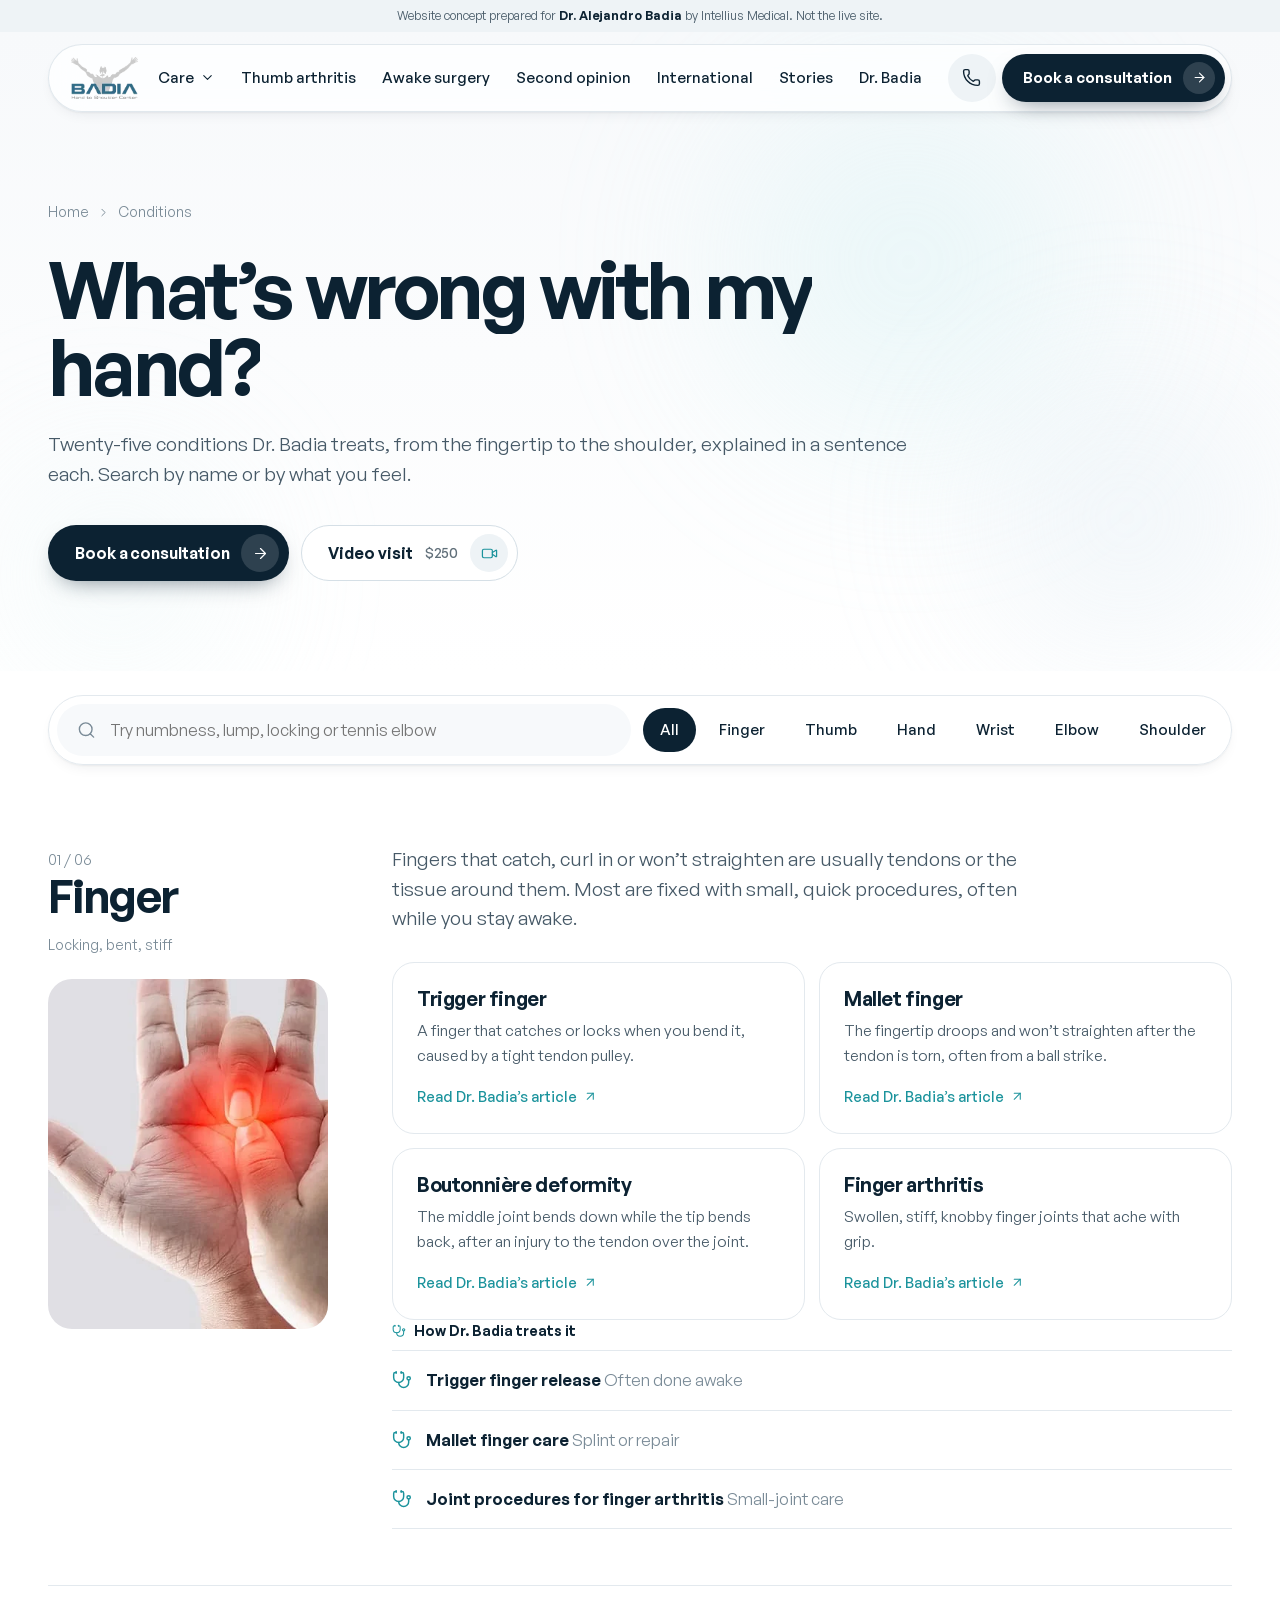
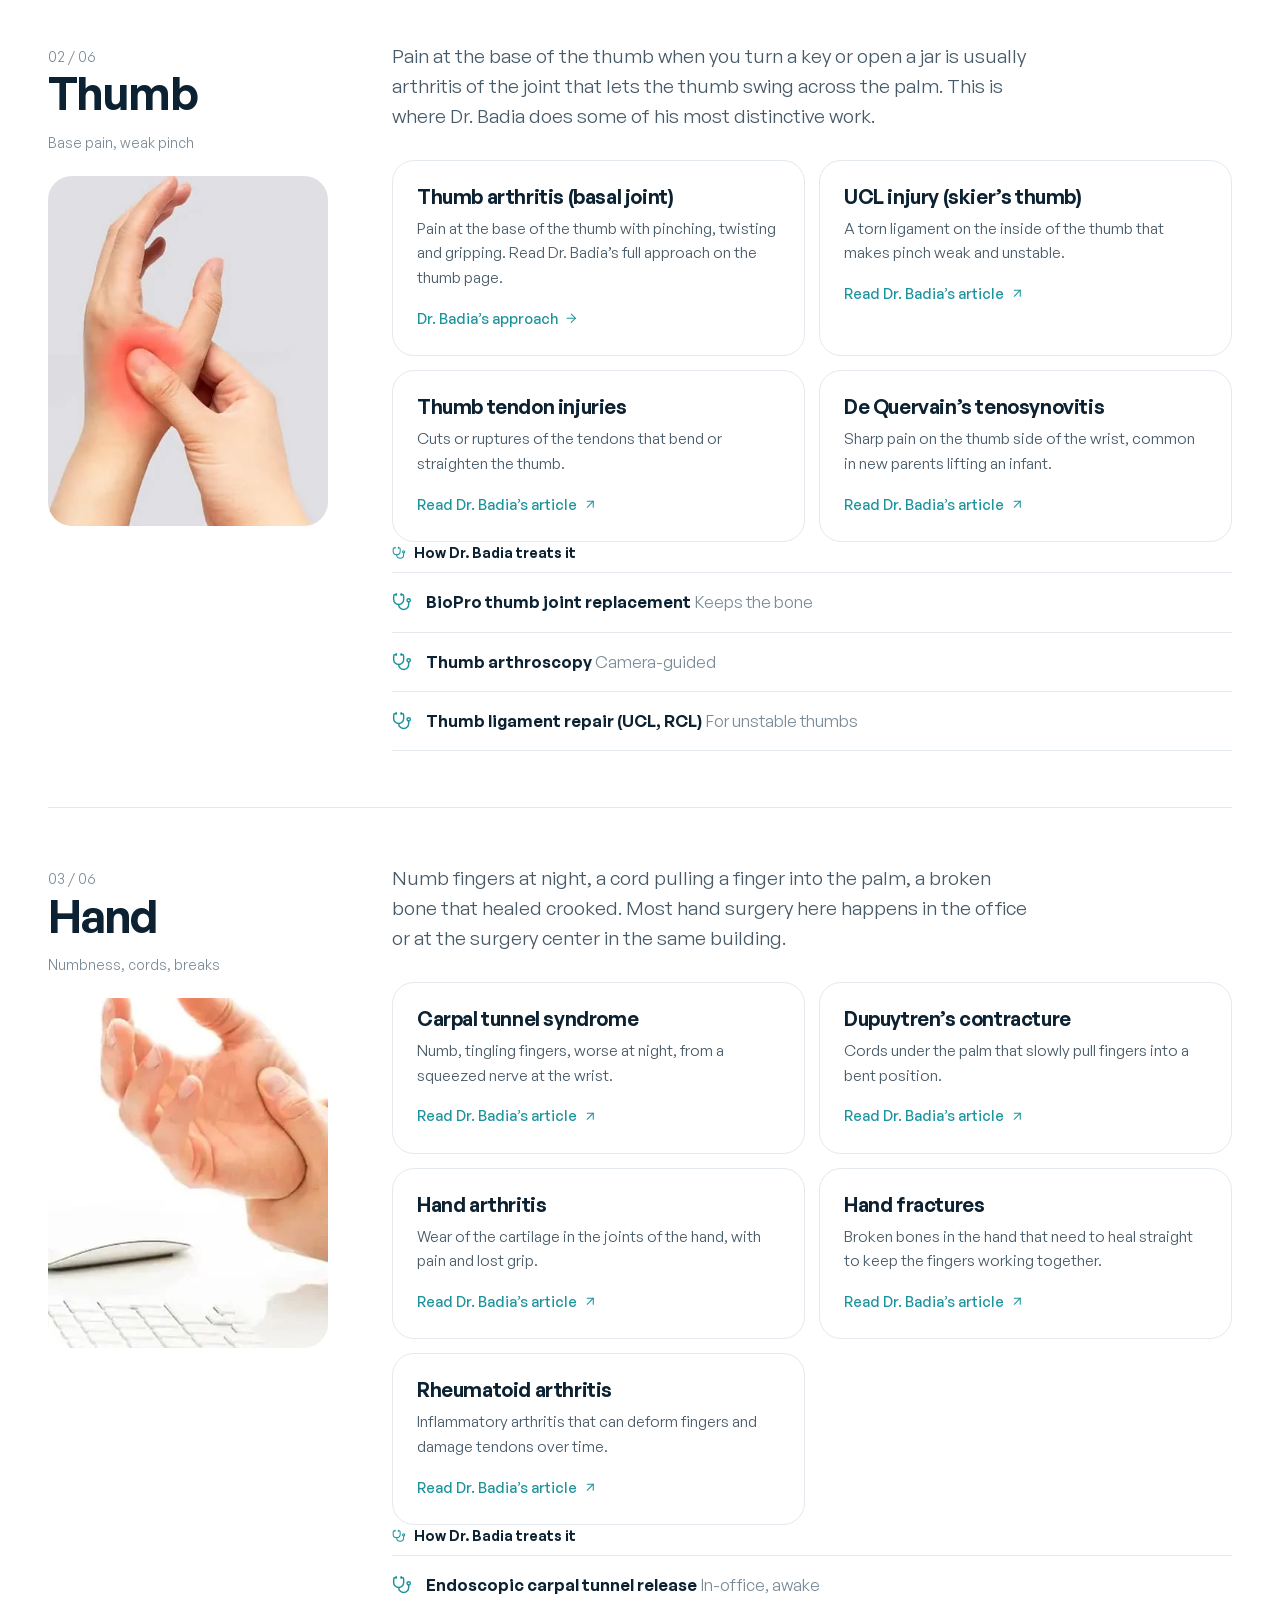
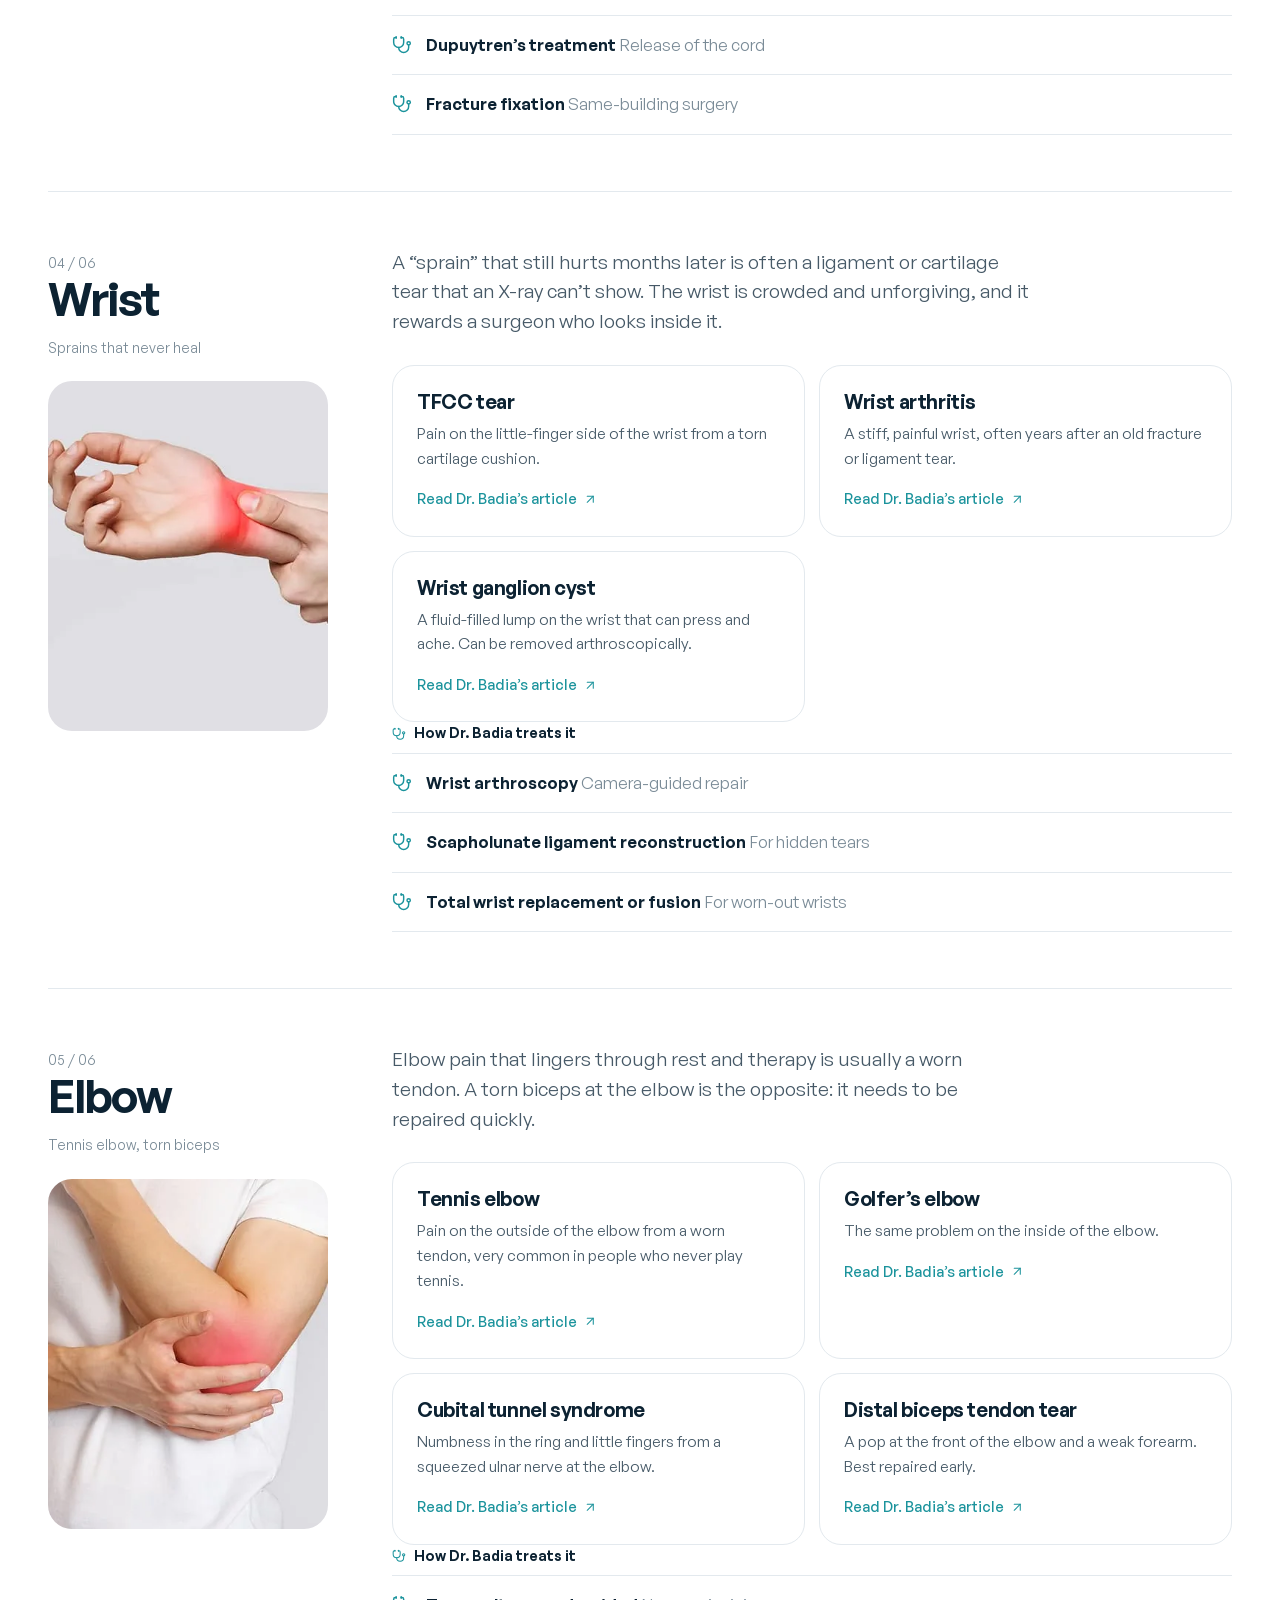
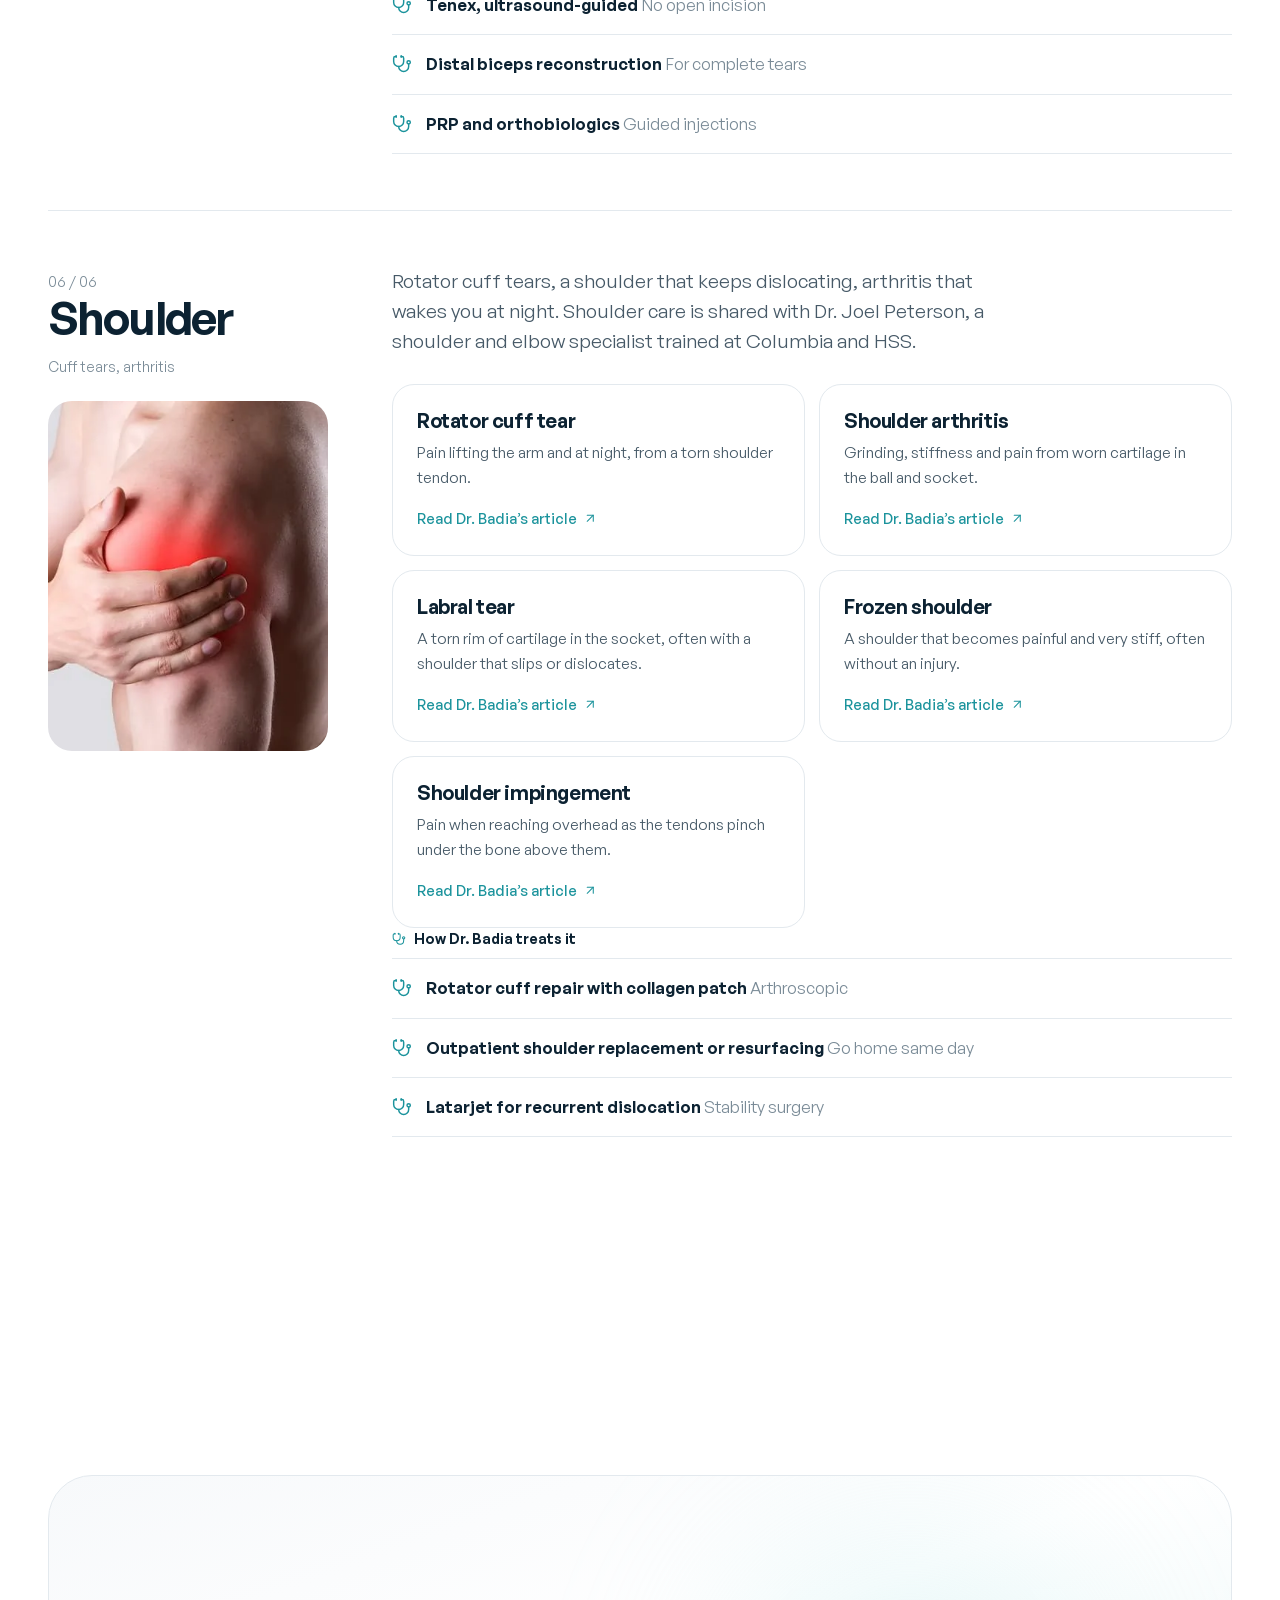
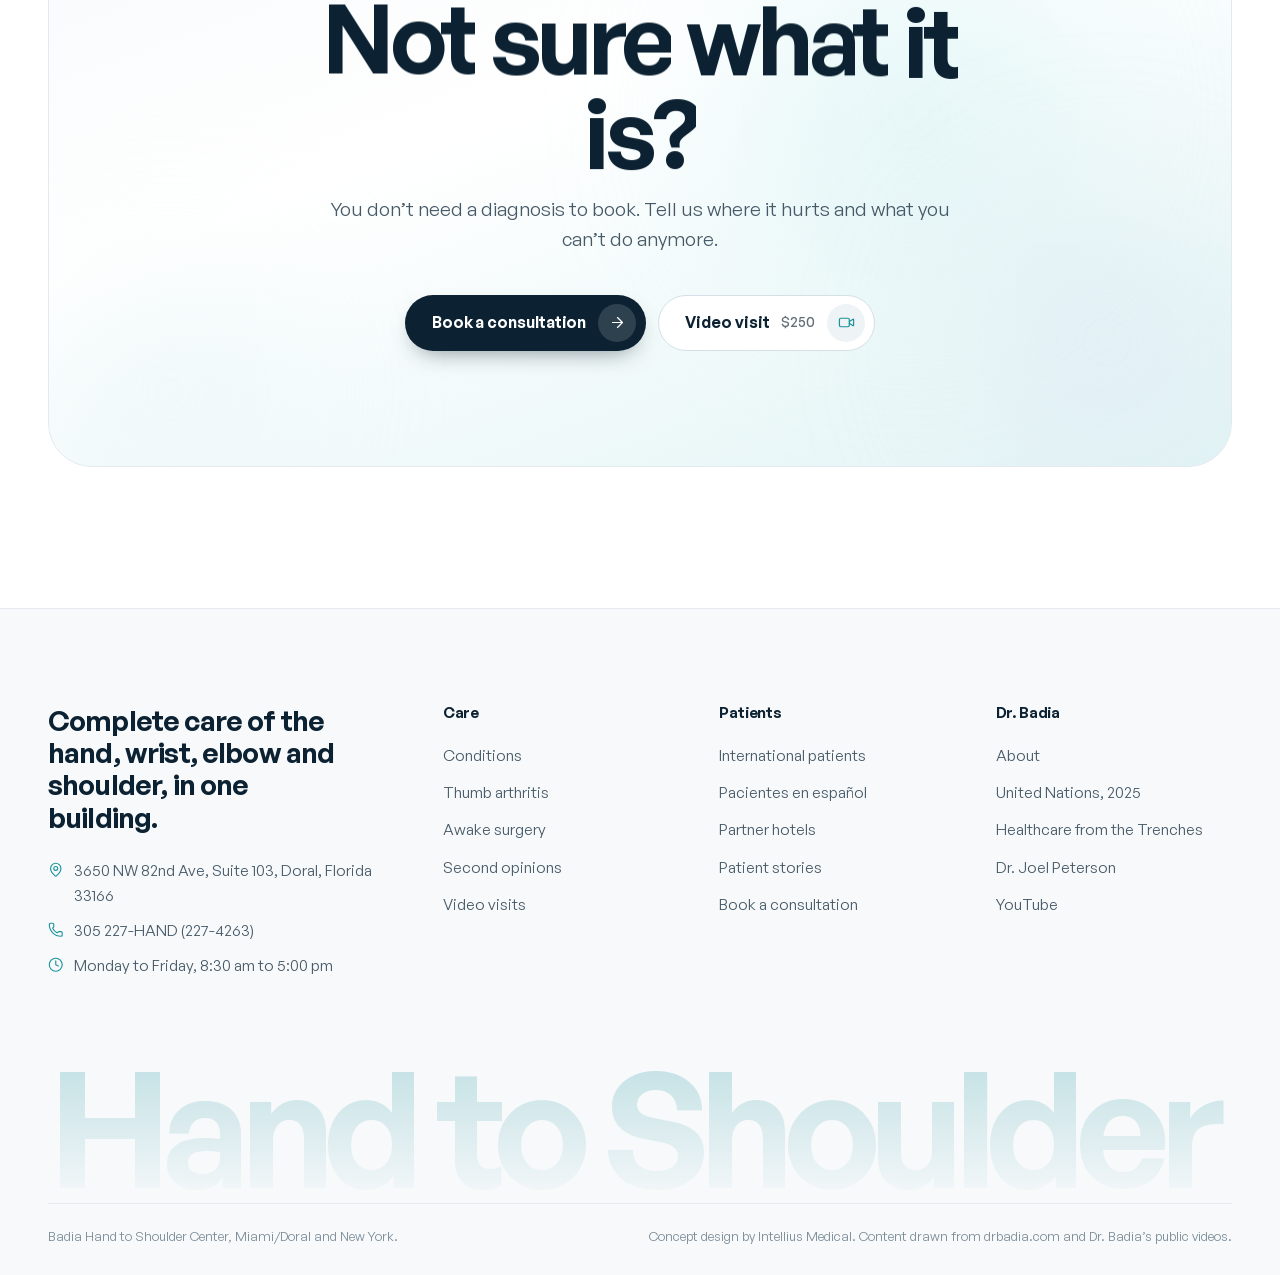
<file: conditions.html>
<!doctype html>
<html lang="en">
<head>
<meta charset="utf-8">
<meta name="viewport" content="width=device-width, initial-scale=1, viewport-fit=cover">
<meta name="robots" content="noindex, nofollow">
<meta name="theme-color" content="#f7f9fb">
<title>Hand, Wrist, Elbow and Shoulder Conditions | Dr. Alejandro Badia</title>
<meta name="description" content="Conditions treated at Badia Hand to Shoulder Center in Miami: trigger finger, thumb arthritis, carpal tunnel, TFCC tears, tennis elbow, rotator cuff tears and more.">
<link rel="icon" href="img/logo.webp">
<link rel="preload" href="fonts/general-sans-500.woff2" as="font" type="font/woff2" crossorigin>
<link rel="preload" href="fonts/general-sans-600.woff2" as="font" type="font/woff2" crossorigin>

<link rel="stylesheet" href="styles.css">
<script>if(!matchMedia("(prefers-reduced-motion: reduce)").matches){var h=document.documentElement;h.classList.add("motion");setTimeout(function(){h.classList.add("ready")},2500);}</script>
</head>
<body>
<div class="progress" aria-hidden="true"></div>
<div class="concept">Website concept prepared for <b>Dr. Alejandro Badia</b> by Intellius Medical. Not the live site.</div>
<header class="nav-shell">
  <div class="pill">
    <a class="logo" href="index.html" aria-label="Badia Hand to Shoulder Center, home"><img src="img/logo.webp" alt="Badia Hand to Shoulder Center" width="67" height="42"></a>
    <nav class="links" aria-label="Main">
      <button type="button" id="care-btn" aria-expanded="false" aria-controls="mega">Care <svg aria-hidden="true" focusable="false" class="i" xmlns="http://www.w3.org/2000/svg" viewBox="0 0 24 24" fill="none" stroke="currentColor" stroke-width="2" stroke-linecap="round" stroke-linejoin="round" > <path d="m6 9 6 6 6-6" /> </svg></button>
      <a href="thumb.html">Thumb arthritis</a><a href="awake-surgery.html">Awake surgery</a><a href="second-opinion.html">Second opinion</a><a href="international.html">International</a><a href="stories.html">Stories</a><a href="about.html">Dr. Badia</a>
    </nav>
    <div class="nav-cta"><a class="icon-btn" href="tel:+13052274263" aria-label="Call (305) 227-4263"><svg aria-hidden="true" focusable="false" class="i" xmlns="http://www.w3.org/2000/svg" viewBox="0 0 24 24" fill="none" stroke="currentColor" stroke-width="2" stroke-linecap="round" stroke-linejoin="round" > <path d="M13.832 16.568a1 1 0 0 0 1.213-.303l.355-.465A2 2 0 0 1 17 15h3a2 2 0 0 1 2 2v3a2 2 0 0 1-2 2A18 18 0 0 1 2 4a2 2 0 0 1 2-2h3a2 2 0 0 1 2 2v3a2 2 0 0 1-.8 1.6l-.468.351a1 1 0 0 0-.292 1.233 14 14 0 0 0 6.392 6.384" /> </svg></a><a class="btn btn-dark btn-sm" href="contact.html">Book a consultation<span class="ic"><svg aria-hidden="true" focusable="false" class="i" xmlns="http://www.w3.org/2000/svg" viewBox="0 0 24 24" fill="none" stroke="currentColor" stroke-width="2" stroke-linecap="round" stroke-linejoin="round" > <path d="M5 12h14" /> <path d="m12 5 7 7-7 7" /> </svg><svg aria-hidden="true" focusable="false" class="i" xmlns="http://www.w3.org/2000/svg" viewBox="0 0 24 24" fill="none" stroke="currentColor" stroke-width="2" stroke-linecap="round" stroke-linejoin="round" > <path d="M5 12h14" /> <path d="m12 5 7 7-7 7" /> </svg></span></a></div>
    <button class="burger" type="button" data-sheet="open" aria-label="Open menu" aria-controls="sheet"><svg aria-hidden="true" focusable="false" class="i" xmlns="http://www.w3.org/2000/svg" viewBox="0 0 24 24" fill="none" stroke="currentColor" stroke-width="2" stroke-linecap="round" stroke-linejoin="round" > <path d="M4 5h16" /> <path d="M4 12h16" /> <path d="M4 19h16" /> </svg></button>
  </div>
  <div class="mega" id="mega" role="region" aria-label="Care by body area"><a class="tile" href="conditions.html#finger"><span class="ph"><img src="img/r-finger.webp" alt="" loading="lazy"></span><b>Finger</b><span>4 conditions</span></a><a class="tile" href="conditions.html#thumb"><span class="ph"><img src="img/r-thumb.webp" alt="" loading="lazy"></span><b>Thumb</b><span>4 conditions</span></a><a class="tile" href="conditions.html#hand"><span class="ph"><img src="img/r-hand.webp" alt="" loading="lazy"></span><b>Hand</b><span>5 conditions</span></a><a class="tile" href="conditions.html#wrist"><span class="ph"><img src="img/r-wrist.webp" alt="" loading="lazy"></span><b>Wrist</b><span>3 conditions</span></a><a class="tile" href="conditions.html#elbow"><span class="ph"><img src="img/r-elbow.webp" alt="" loading="lazy"></span><b>Elbow</b><span>4 conditions</span></a><a class="tile" href="conditions.html#shoulder"><span class="ph"><img src="img/r-shoulder.webp" alt="" loading="lazy"></span><b>Shoulder</b><span>5 conditions</span></a>
<a class="feat" href="thumb.html"><span><span class="k">Signature procedure</span><b>Thumb arthritis, without removing the bone</b><p>Staged with his own published system, treated with a joint replacement when it&rsquo;s needed.</p></span><span class="more">Explore <svg aria-hidden="true" focusable="false" class="i" xmlns="http://www.w3.org/2000/svg" viewBox="0 0 24 24" fill="none" stroke="currentColor" stroke-width="2" stroke-linecap="round" stroke-linejoin="round" > <path d="M5 12h14" /> <path d="m12 5 7 7-7 7" /> </svg></span></a></div>
</header>
<div class="sheet" id="sheet" role="dialog" aria-modal="true" aria-label="Menu">
  <div class="top"><a class="logo" href="index.html"><img src="img/logo.webp" alt="Badia Hand to Shoulder Center" width="67" height="42"></a><button type="button" data-sheet="close" aria-label="Close menu"><svg aria-hidden="true" focusable="false" class="i" xmlns="http://www.w3.org/2000/svg" viewBox="0 0 24 24" fill="none" stroke="currentColor" stroke-width="2" stroke-linecap="round" stroke-linejoin="round" > <path d="M18 6 6 18" /> <path d="m6 6 12 12" /> </svg></button></div>
  <nav aria-label="Mobile"><a href="conditions.html">Conditions<svg aria-hidden="true" focusable="false" class="i" xmlns="http://www.w3.org/2000/svg" viewBox="0 0 24 24" fill="none" stroke="currentColor" stroke-width="2" stroke-linecap="round" stroke-linejoin="round" > <path d="M7 7h10v10" /> <path d="M7 17 17 7" /> </svg></a><a href="thumb.html">Thumb arthritis<svg aria-hidden="true" focusable="false" class="i" xmlns="http://www.w3.org/2000/svg" viewBox="0 0 24 24" fill="none" stroke="currentColor" stroke-width="2" stroke-linecap="round" stroke-linejoin="round" > <path d="M7 7h10v10" /> <path d="M7 17 17 7" /> </svg></a><a href="awake-surgery.html">Awake surgery<svg aria-hidden="true" focusable="false" class="i" xmlns="http://www.w3.org/2000/svg" viewBox="0 0 24 24" fill="none" stroke="currentColor" stroke-width="2" stroke-linecap="round" stroke-linejoin="round" > <path d="M7 7h10v10" /> <path d="M7 17 17 7" /> </svg></a><a href="second-opinion.html">Second opinion<svg aria-hidden="true" focusable="false" class="i" xmlns="http://www.w3.org/2000/svg" viewBox="0 0 24 24" fill="none" stroke="currentColor" stroke-width="2" stroke-linecap="round" stroke-linejoin="round" > <path d="M7 7h10v10" /> <path d="M7 17 17 7" /> </svg></a><a href="international.html">International<svg aria-hidden="true" focusable="false" class="i" xmlns="http://www.w3.org/2000/svg" viewBox="0 0 24 24" fill="none" stroke="currentColor" stroke-width="2" stroke-linecap="round" stroke-linejoin="round" > <path d="M7 7h10v10" /> <path d="M7 17 17 7" /> </svg></a><a href="stories.html">Stories<svg aria-hidden="true" focusable="false" class="i" xmlns="http://www.w3.org/2000/svg" viewBox="0 0 24 24" fill="none" stroke="currentColor" stroke-width="2" stroke-linecap="round" stroke-linejoin="round" > <path d="M7 7h10v10" /> <path d="M7 17 17 7" /> </svg></a><a href="about.html">Dr. Badia<svg aria-hidden="true" focusable="false" class="i" xmlns="http://www.w3.org/2000/svg" viewBox="0 0 24 24" fill="none" stroke="currentColor" stroke-width="2" stroke-linecap="round" stroke-linejoin="round" > <path d="M7 7h10v10" /> <path d="M7 17 17 7" /> </svg></a><a href="contact.html">Request a consultation<svg aria-hidden="true" focusable="false" class="i" xmlns="http://www.w3.org/2000/svg" viewBox="0 0 24 24" fill="none" stroke="currentColor" stroke-width="2" stroke-linecap="round" stroke-linejoin="round" > <path d="M7 7h10v10" /> <path d="M7 17 17 7" /> </svg></a></nav>
  <div class="btns"><a class="btn btn-light" href="tel:+13052274263">Call (305) 227-4263<span class="ic"><svg aria-hidden="true" focusable="false" class="i" xmlns="http://www.w3.org/2000/svg" viewBox="0 0 24 24" fill="none" stroke="currentColor" stroke-width="2" stroke-linecap="round" stroke-linejoin="round" > <path d="M13.832 16.568a1 1 0 0 0 1.213-.303l.355-.465A2 2 0 0 1 17 15h3a2 2 0 0 1 2 2v3a2 2 0 0 1-2 2A18 18 0 0 1 2 4a2 2 0 0 1 2-2h3a2 2 0 0 1 2 2v3a2 2 0 0 1-.8 1.6l-.468.351a1 1 0 0 0-.292 1.233 14 14 0 0 0 6.392 6.384" /> </svg><svg aria-hidden="true" focusable="false" class="i" xmlns="http://www.w3.org/2000/svg" viewBox="0 0 24 24" fill="none" stroke="currentColor" stroke-width="2" stroke-linecap="round" stroke-linejoin="round" > <path d="M13.832 16.568a1 1 0 0 0 1.213-.303l.355-.465A2 2 0 0 1 17 15h3a2 2 0 0 1 2 2v3a2 2 0 0 1-2 2A18 18 0 0 1 2 4a2 2 0 0 1 2-2h3a2 2 0 0 1 2 2v3a2 2 0 0 1-.8 1.6l-.468.351a1 1 0 0 0-.292 1.233 14 14 0 0 0 6.392 6.384" /> </svg></span></a><a class="btn btn-dark" href="contact.html#video">Book a video visit<span class="ic"><svg aria-hidden="true" focusable="false" class="i" xmlns="http://www.w3.org/2000/svg" viewBox="0 0 24 24" fill="none" stroke="currentColor" stroke-width="2" stroke-linecap="round" stroke-linejoin="round" > <path d="m16 13 5.223 3.482a.5.5 0 0 0 .777-.416V7.87a.5.5 0 0 0-.752-.432L16 10.5" /> <rect x="2" y="6" width="14" height="12" rx="2" /> </svg><svg aria-hidden="true" focusable="false" class="i" xmlns="http://www.w3.org/2000/svg" viewBox="0 0 24 24" fill="none" stroke="currentColor" stroke-width="2" stroke-linecap="round" stroke-linejoin="round" > <path d="m16 13 5.223 3.482a.5.5 0 0 0 .777-.416V7.87a.5.5 0 0 0-.752-.432L16 10.5" /> <rect x="2" y="6" width="14" height="12" rx="2" /> </svg></span></a></div>
</div>
<main id="main">

<section class="phero solo"><div class="aurora" aria-hidden="true"><i></i><i></i><i></i></div><div class="wrap"><p class="crumbs"><a href="index.html">Home</a><svg aria-hidden="true" focusable="false" class="i" xmlns="http://www.w3.org/2000/svg" viewBox="0 0 24 24" fill="none" stroke="currentColor" stroke-width="2" stroke-linecap="round" stroke-linejoin="round" > <path d="m9 18 6-6-6-6" /> </svg><span>Conditions</span></p><h1 data-split>What&rsquo;s wrong with my hand?</h1><p class="lede">Twenty-five conditions Dr. Badia treats, from the fingertip to the shoulder, explained in a sentence each. Search by name or by what you feel.</p><div class="actions"><a class="btn btn-dark" href="contact.html">Book a consultation<span class="ic"><svg aria-hidden="true" focusable="false" class="i" xmlns="http://www.w3.org/2000/svg" viewBox="0 0 24 24" fill="none" stroke="currentColor" stroke-width="2" stroke-linecap="round" stroke-linejoin="round" > <path d="M5 12h14" /> <path d="m12 5 7 7-7 7" /> </svg><svg aria-hidden="true" focusable="false" class="i" xmlns="http://www.w3.org/2000/svg" viewBox="0 0 24 24" fill="none" stroke="currentColor" stroke-width="2" stroke-linecap="round" stroke-linejoin="round" > <path d="M5 12h14" /> <path d="m12 5 7 7-7 7" /> </svg></span></a><a class="btn btn-light" href="contact.html#video">Video visit <small>$250</small><span class="ic"><svg aria-hidden="true" focusable="false" class="i" xmlns="http://www.w3.org/2000/svg" viewBox="0 0 24 24" fill="none" stroke="currentColor" stroke-width="2" stroke-linecap="round" stroke-linejoin="round" > <path d="m16 13 5.223 3.482a.5.5 0 0 0 .777-.416V7.87a.5.5 0 0 0-.752-.432L16 10.5" /> <rect x="2" y="6" width="14" height="12" rx="2" /> </svg><svg aria-hidden="true" focusable="false" class="i" xmlns="http://www.w3.org/2000/svg" viewBox="0 0 24 24" fill="none" stroke="currentColor" stroke-width="2" stroke-linecap="round" stroke-linejoin="round" > <path d="m16 13 5.223 3.482a.5.5 0 0 0 .777-.416V7.87a.5.5 0 0 0-.752-.432L16 10.5" /> <rect x="2" y="6" width="14" height="12" rx="2" /> </svg></span></a></div></div></section>
<section class="section" style="padding-top:24px">
  <div class="wrap">
    <div class="finder"><label class="search"><span style="position:absolute;left:-9999px">Search conditions</span><svg aria-hidden="true" focusable="false" class="i" xmlns="http://www.w3.org/2000/svg" viewBox="0 0 24 24" fill="none" stroke="currentColor" stroke-width="2" stroke-linecap="round" stroke-linejoin="round" > <path d="m21 21-4.34-4.34" /> <circle cx="11" cy="11" r="8" /> </svg><input id="cq" type="search" placeholder="Try numbness, lump, locking or tennis elbow" autocomplete="off"></label><div class="filters" role="group" aria-label="Filter by area"><button type="button" data-f="all" aria-pressed="true">All</button><button type="button" data-f="finger" aria-pressed="false">Finger</button><button type="button" data-f="thumb" aria-pressed="false">Thumb</button><button type="button" data-f="hand" aria-pressed="false">Hand</button><button type="button" data-f="wrist" aria-pressed="false">Wrist</button><button type="button" data-f="elbow" aria-pressed="false">Elbow</button><button type="button" data-f="shoulder" aria-pressed="false">Shoulder</button></div></div>
    <div class="region-block first" id="finger" data-region="finger">
  <div class="side"><span class="small">01 / 06</span><h2>Finger</h2><p class="small mt-s">Locking, bent, stiff</p><div class="rimg"><img src="img/r-finger.webp" alt="" loading="lazy"></div></div>
  <div><p class="lede">Fingers that catch, curl in or won’t straighten are usually tendons or the tissue around them. Most are fixed with small, quick procedures, often while you stay awake.</p><div class="cond-list"><div class="cond" id="trigger-finger"><h3>Trigger finger</h3><p>A finger that catches or locks when you bend it, caused by a tight tendon pulley.</p><a href="https://drbadia.com/condition/trigger-finger/" rel="noopener">Read Dr. Badia&rsquo;s article<svg aria-hidden="true" focusable="false" class="i" xmlns="http://www.w3.org/2000/svg" viewBox="0 0 24 24" fill="none" stroke="currentColor" stroke-width="2" stroke-linecap="round" stroke-linejoin="round" > <path d="M7 7h10v10" /> <path d="M7 17 17 7" /> </svg></a></div><div class="cond" id="mallet-finger"><h3>Mallet finger</h3><p>The fingertip droops and won’t straighten after the tendon is torn, often from a ball strike.</p><a href="https://drbadia.com/condition/mallet-finger/" rel="noopener">Read Dr. Badia&rsquo;s article<svg aria-hidden="true" focusable="false" class="i" xmlns="http://www.w3.org/2000/svg" viewBox="0 0 24 24" fill="none" stroke="currentColor" stroke-width="2" stroke-linecap="round" stroke-linejoin="round" > <path d="M7 7h10v10" /> <path d="M7 17 17 7" /> </svg></a></div><div class="cond" id="boutonniere-deformity"><h3>Boutonnière deformity</h3><p>The middle joint bends down while the tip bends back, after an injury to the tendon over the joint.</p><a href="https://drbadia.com/condition/boutonniere-deformity/" rel="noopener">Read Dr. Badia&rsquo;s article<svg aria-hidden="true" focusable="false" class="i" xmlns="http://www.w3.org/2000/svg" viewBox="0 0 24 24" fill="none" stroke="currentColor" stroke-width="2" stroke-linecap="round" stroke-linejoin="round" > <path d="M7 7h10v10" /> <path d="M7 17 17 7" /> </svg></a></div><div class="cond" id="finger-arthritis"><h3>Finger arthritis</h3><p>Swollen, stiff, knobby finger joints that ache with grip.</p><a href="https://drbadia.com/condition/finger-arthritis/" rel="noopener">Read Dr. Badia&rsquo;s article<svg aria-hidden="true" focusable="false" class="i" xmlns="http://www.w3.org/2000/svg" viewBox="0 0 24 24" fill="none" stroke="currentColor" stroke-width="2" stroke-linecap="round" stroke-linejoin="round" > <path d="M7 7h10v10" /> <path d="M7 17 17 7" /> </svg></a></div></div><p class="lbl mt-m"><svg aria-hidden="true" focusable="false" class="i" xmlns="http://www.w3.org/2000/svg" viewBox="0 0 24 24" fill="none" stroke="currentColor" stroke-width="2" stroke-linecap="round" stroke-linejoin="round" > <path d="M11 2v2" /> <path d="M5 2v2" /> <path d="M5 3H4a2 2 0 0 0-2 2v4a6 6 0 0 0 12 0V5a2 2 0 0 0-2-2h-1" /> <path d="M8 15a6 6 0 0 0 12 0v-3" /> <circle cx="20" cy="10" r="2" /> </svg>How Dr. Badia treats it</p><ul class="plain"><li><svg aria-hidden="true" focusable="false" class="i" xmlns="http://www.w3.org/2000/svg" viewBox="0 0 24 24" fill="none" stroke="currentColor" stroke-width="2" stroke-linecap="round" stroke-linejoin="round" > <path d="M11 2v2" /> <path d="M5 2v2" /> <path d="M5 3H4a2 2 0 0 0-2 2v4a6 6 0 0 0 12 0V5a2 2 0 0 0-2-2h-1" /> <path d="M8 15a6 6 0 0 0 12 0v-3" /> <circle cx="20" cy="10" r="2" /> </svg><span><b>Trigger finger release</b> <span class="muted">Often done awake</span></span></li><li><svg aria-hidden="true" focusable="false" class="i" xmlns="http://www.w3.org/2000/svg" viewBox="0 0 24 24" fill="none" stroke="currentColor" stroke-width="2" stroke-linecap="round" stroke-linejoin="round" > <path d="M11 2v2" /> <path d="M5 2v2" /> <path d="M5 3H4a2 2 0 0 0-2 2v4a6 6 0 0 0 12 0V5a2 2 0 0 0-2-2h-1" /> <path d="M8 15a6 6 0 0 0 12 0v-3" /> <circle cx="20" cy="10" r="2" /> </svg><span><b>Mallet finger care</b> <span class="muted">Splint or repair</span></span></li><li><svg aria-hidden="true" focusable="false" class="i" xmlns="http://www.w3.org/2000/svg" viewBox="0 0 24 24" fill="none" stroke="currentColor" stroke-width="2" stroke-linecap="round" stroke-linejoin="round" > <path d="M11 2v2" /> <path d="M5 2v2" /> <path d="M5 3H4a2 2 0 0 0-2 2v4a6 6 0 0 0 12 0V5a2 2 0 0 0-2-2h-1" /> <path d="M8 15a6 6 0 0 0 12 0v-3" /> <circle cx="20" cy="10" r="2" /> </svg><span><b>Joint procedures for finger arthritis</b> <span class="muted">Small-joint care</span></span></li></ul></div>
</div><div class="region-block" id="thumb" data-region="thumb">
  <div class="side"><span class="small">02 / 06</span><h2>Thumb</h2><p class="small mt-s">Base pain, weak pinch</p><div class="rimg"><img src="img/r-thumb.webp" alt="" loading="lazy"></div></div>
  <div><p class="lede">Pain at the base of the thumb when you turn a key or open a jar is usually arthritis of the joint that lets the thumb swing across the palm. This is where Dr. Badia does some of his most distinctive work.</p><div class="cond-list"><div class="cond" id="thumb-arthritis"><h3>Thumb arthritis (basal joint)</h3><p>Pain at the base of the thumb with pinching, twisting and gripping. Read Dr. Badia’s full approach on the thumb page.</p><a href="thumb.html">Dr. Badia&rsquo;s approach<svg aria-hidden="true" focusable="false" class="i" xmlns="http://www.w3.org/2000/svg" viewBox="0 0 24 24" fill="none" stroke="currentColor" stroke-width="2" stroke-linecap="round" stroke-linejoin="round" > <path d="M5 12h14" /> <path d="m12 5 7 7-7 7" /> </svg></a></div><div class="cond" id="ucl-injury-skiers-thumb"><h3>UCL injury (skier’s thumb)</h3><p>A torn ligament on the inside of the thumb that makes pinch weak and unstable.</p><a href="https://drbadia.com/condition/ucl-injury-skiers-thumb/" rel="noopener">Read Dr. Badia&rsquo;s article<svg aria-hidden="true" focusable="false" class="i" xmlns="http://www.w3.org/2000/svg" viewBox="0 0 24 24" fill="none" stroke="currentColor" stroke-width="2" stroke-linecap="round" stroke-linejoin="round" > <path d="M7 7h10v10" /> <path d="M7 17 17 7" /> </svg></a></div><div class="cond" id="thumb-tendon-injuries"><h3>Thumb tendon injuries</h3><p>Cuts or ruptures of the tendons that bend or straighten the thumb.</p><a href="https://drbadia.com/condition/thumb-tendon-injuries/" rel="noopener">Read Dr. Badia&rsquo;s article<svg aria-hidden="true" focusable="false" class="i" xmlns="http://www.w3.org/2000/svg" viewBox="0 0 24 24" fill="none" stroke="currentColor" stroke-width="2" stroke-linecap="round" stroke-linejoin="round" > <path d="M7 7h10v10" /> <path d="M7 17 17 7" /> </svg></a></div><div class="cond" id="de-quervains-tenosynovitis"><h3>De Quervain’s tenosynovitis</h3><p>Sharp pain on the thumb side of the wrist, common in new parents lifting an infant.</p><a href="https://drbadia.com/condition/de-quervains-tenosynovitis/" rel="noopener">Read Dr. Badia&rsquo;s article<svg aria-hidden="true" focusable="false" class="i" xmlns="http://www.w3.org/2000/svg" viewBox="0 0 24 24" fill="none" stroke="currentColor" stroke-width="2" stroke-linecap="round" stroke-linejoin="round" > <path d="M7 7h10v10" /> <path d="M7 17 17 7" /> </svg></a></div></div><p class="lbl mt-m"><svg aria-hidden="true" focusable="false" class="i" xmlns="http://www.w3.org/2000/svg" viewBox="0 0 24 24" fill="none" stroke="currentColor" stroke-width="2" stroke-linecap="round" stroke-linejoin="round" > <path d="M11 2v2" /> <path d="M5 2v2" /> <path d="M5 3H4a2 2 0 0 0-2 2v4a6 6 0 0 0 12 0V5a2 2 0 0 0-2-2h-1" /> <path d="M8 15a6 6 0 0 0 12 0v-3" /> <circle cx="20" cy="10" r="2" /> </svg>How Dr. Badia treats it</p><ul class="plain"><li><svg aria-hidden="true" focusable="false" class="i" xmlns="http://www.w3.org/2000/svg" viewBox="0 0 24 24" fill="none" stroke="currentColor" stroke-width="2" stroke-linecap="round" stroke-linejoin="round" > <path d="M11 2v2" /> <path d="M5 2v2" /> <path d="M5 3H4a2 2 0 0 0-2 2v4a6 6 0 0 0 12 0V5a2 2 0 0 0-2-2h-1" /> <path d="M8 15a6 6 0 0 0 12 0v-3" /> <circle cx="20" cy="10" r="2" /> </svg><span><b>BioPro thumb joint replacement</b> <span class="muted">Keeps the bone</span></span></li><li><svg aria-hidden="true" focusable="false" class="i" xmlns="http://www.w3.org/2000/svg" viewBox="0 0 24 24" fill="none" stroke="currentColor" stroke-width="2" stroke-linecap="round" stroke-linejoin="round" > <path d="M11 2v2" /> <path d="M5 2v2" /> <path d="M5 3H4a2 2 0 0 0-2 2v4a6 6 0 0 0 12 0V5a2 2 0 0 0-2-2h-1" /> <path d="M8 15a6 6 0 0 0 12 0v-3" /> <circle cx="20" cy="10" r="2" /> </svg><span><b>Thumb arthroscopy</b> <span class="muted">Camera-guided</span></span></li><li><svg aria-hidden="true" focusable="false" class="i" xmlns="http://www.w3.org/2000/svg" viewBox="0 0 24 24" fill="none" stroke="currentColor" stroke-width="2" stroke-linecap="round" stroke-linejoin="round" > <path d="M11 2v2" /> <path d="M5 2v2" /> <path d="M5 3H4a2 2 0 0 0-2 2v4a6 6 0 0 0 12 0V5a2 2 0 0 0-2-2h-1" /> <path d="M8 15a6 6 0 0 0 12 0v-3" /> <circle cx="20" cy="10" r="2" /> </svg><span><b>Thumb ligament repair (UCL, RCL)</b> <span class="muted">For unstable thumbs</span></span></li></ul></div>
</div><div class="region-block" id="hand" data-region="hand">
  <div class="side"><span class="small">03 / 06</span><h2>Hand</h2><p class="small mt-s">Numbness, cords, breaks</p><div class="rimg"><img src="img/r-hand.webp" alt="" loading="lazy"></div></div>
  <div><p class="lede">Numb fingers at night, a cord pulling a finger into the palm, a broken bone that healed crooked. Most hand surgery here happens in the office or at the surgery center in the same building.</p><div class="cond-list"><div class="cond" id="carpal-tunnel-syndrome"><h3>Carpal tunnel syndrome</h3><p>Numb, tingling fingers, worse at night, from a squeezed nerve at the wrist.</p><a href="https://drbadia.com/condition/carpal-tunnel-syndrome/" rel="noopener">Read Dr. Badia&rsquo;s article<svg aria-hidden="true" focusable="false" class="i" xmlns="http://www.w3.org/2000/svg" viewBox="0 0 24 24" fill="none" stroke="currentColor" stroke-width="2" stroke-linecap="round" stroke-linejoin="round" > <path d="M7 7h10v10" /> <path d="M7 17 17 7" /> </svg></a></div><div class="cond" id="dupuytrens-contracture"><h3>Dupuytren’s contracture</h3><p>Cords under the palm that slowly pull fingers into a bent position.</p><a href="https://drbadia.com/condition/dupuytrens-contracture/" rel="noopener">Read Dr. Badia&rsquo;s article<svg aria-hidden="true" focusable="false" class="i" xmlns="http://www.w3.org/2000/svg" viewBox="0 0 24 24" fill="none" stroke="currentColor" stroke-width="2" stroke-linecap="round" stroke-linejoin="round" > <path d="M7 7h10v10" /> <path d="M7 17 17 7" /> </svg></a></div><div class="cond" id="hand-arthritis"><h3>Hand arthritis</h3><p>Wear of the cartilage in the joints of the hand, with pain and lost grip.</p><a href="https://drbadia.com/condition/hand-arthritis/" rel="noopener">Read Dr. Badia&rsquo;s article<svg aria-hidden="true" focusable="false" class="i" xmlns="http://www.w3.org/2000/svg" viewBox="0 0 24 24" fill="none" stroke="currentColor" stroke-width="2" stroke-linecap="round" stroke-linejoin="round" > <path d="M7 7h10v10" /> <path d="M7 17 17 7" /> </svg></a></div><div class="cond" id="hand-fractures"><h3>Hand fractures</h3><p>Broken bones in the hand that need to heal straight to keep the fingers working together.</p><a href="https://drbadia.com/condition/hand-fractures/" rel="noopener">Read Dr. Badia&rsquo;s article<svg aria-hidden="true" focusable="false" class="i" xmlns="http://www.w3.org/2000/svg" viewBox="0 0 24 24" fill="none" stroke="currentColor" stroke-width="2" stroke-linecap="round" stroke-linejoin="round" > <path d="M7 7h10v10" /> <path d="M7 17 17 7" /> </svg></a></div><div class="cond" id="rheumatoid-arthritis"><h3>Rheumatoid arthritis</h3><p>Inflammatory arthritis that can deform fingers and damage tendons over time.</p><a href="https://drbadia.com/condition/rheumatoid-arthritis/" rel="noopener">Read Dr. Badia&rsquo;s article<svg aria-hidden="true" focusable="false" class="i" xmlns="http://www.w3.org/2000/svg" viewBox="0 0 24 24" fill="none" stroke="currentColor" stroke-width="2" stroke-linecap="round" stroke-linejoin="round" > <path d="M7 7h10v10" /> <path d="M7 17 17 7" /> </svg></a></div></div><p class="lbl mt-m"><svg aria-hidden="true" focusable="false" class="i" xmlns="http://www.w3.org/2000/svg" viewBox="0 0 24 24" fill="none" stroke="currentColor" stroke-width="2" stroke-linecap="round" stroke-linejoin="round" > <path d="M11 2v2" /> <path d="M5 2v2" /> <path d="M5 3H4a2 2 0 0 0-2 2v4a6 6 0 0 0 12 0V5a2 2 0 0 0-2-2h-1" /> <path d="M8 15a6 6 0 0 0 12 0v-3" /> <circle cx="20" cy="10" r="2" /> </svg>How Dr. Badia treats it</p><ul class="plain"><li><svg aria-hidden="true" focusable="false" class="i" xmlns="http://www.w3.org/2000/svg" viewBox="0 0 24 24" fill="none" stroke="currentColor" stroke-width="2" stroke-linecap="round" stroke-linejoin="round" > <path d="M11 2v2" /> <path d="M5 2v2" /> <path d="M5 3H4a2 2 0 0 0-2 2v4a6 6 0 0 0 12 0V5a2 2 0 0 0-2-2h-1" /> <path d="M8 15a6 6 0 0 0 12 0v-3" /> <circle cx="20" cy="10" r="2" /> </svg><span><b>Endoscopic carpal tunnel release</b> <span class="muted">In-office, awake</span></span></li><li><svg aria-hidden="true" focusable="false" class="i" xmlns="http://www.w3.org/2000/svg" viewBox="0 0 24 24" fill="none" stroke="currentColor" stroke-width="2" stroke-linecap="round" stroke-linejoin="round" > <path d="M11 2v2" /> <path d="M5 2v2" /> <path d="M5 3H4a2 2 0 0 0-2 2v4a6 6 0 0 0 12 0V5a2 2 0 0 0-2-2h-1" /> <path d="M8 15a6 6 0 0 0 12 0v-3" /> <circle cx="20" cy="10" r="2" /> </svg><span><b>Dupuytren’s treatment</b> <span class="muted">Release of the cord</span></span></li><li><svg aria-hidden="true" focusable="false" class="i" xmlns="http://www.w3.org/2000/svg" viewBox="0 0 24 24" fill="none" stroke="currentColor" stroke-width="2" stroke-linecap="round" stroke-linejoin="round" > <path d="M11 2v2" /> <path d="M5 2v2" /> <path d="M5 3H4a2 2 0 0 0-2 2v4a6 6 0 0 0 12 0V5a2 2 0 0 0-2-2h-1" /> <path d="M8 15a6 6 0 0 0 12 0v-3" /> <circle cx="20" cy="10" r="2" /> </svg><span><b>Fracture fixation</b> <span class="muted">Same-building surgery</span></span></li></ul></div>
</div><div class="region-block" id="wrist" data-region="wrist">
  <div class="side"><span class="small">04 / 06</span><h2>Wrist</h2><p class="small mt-s">Sprains that never heal</p><div class="rimg"><img src="img/r-wrist.webp" alt="" loading="lazy"></div></div>
  <div><p class="lede">A “sprain” that still hurts months later is often a ligament or cartilage tear that an X-ray can’t show. The wrist is crowded and unforgiving, and it rewards a surgeon who looks inside it.</p><div class="cond-list"><div class="cond" id="tfcc-tear"><h3>TFCC tear</h3><p>Pain on the little-finger side of the wrist from a torn cartilage cushion.</p><a href="https://drbadia.com/condition/tfcc-tear/" rel="noopener">Read Dr. Badia&rsquo;s article<svg aria-hidden="true" focusable="false" class="i" xmlns="http://www.w3.org/2000/svg" viewBox="0 0 24 24" fill="none" stroke="currentColor" stroke-width="2" stroke-linecap="round" stroke-linejoin="round" > <path d="M7 7h10v10" /> <path d="M7 17 17 7" /> </svg></a></div><div class="cond" id="wrist-arthritis"><h3>Wrist arthritis</h3><p>A stiff, painful wrist, often years after an old fracture or ligament tear.</p><a href="https://drbadia.com/condition/wrist-arthritis/" rel="noopener">Read Dr. Badia&rsquo;s article<svg aria-hidden="true" focusable="false" class="i" xmlns="http://www.w3.org/2000/svg" viewBox="0 0 24 24" fill="none" stroke="currentColor" stroke-width="2" stroke-linecap="round" stroke-linejoin="round" > <path d="M7 7h10v10" /> <path d="M7 17 17 7" /> </svg></a></div><div class="cond" id="wrist-ganglion-cyst"><h3>Wrist ganglion cyst</h3><p>A fluid-filled lump on the wrist that can press and ache. Can be removed arthroscopically.</p><a href="https://drbadia.com/condition/wrist-ganglion-cyst/" rel="noopener">Read Dr. Badia&rsquo;s article<svg aria-hidden="true" focusable="false" class="i" xmlns="http://www.w3.org/2000/svg" viewBox="0 0 24 24" fill="none" stroke="currentColor" stroke-width="2" stroke-linecap="round" stroke-linejoin="round" > <path d="M7 7h10v10" /> <path d="M7 17 17 7" /> </svg></a></div></div><p class="lbl mt-m"><svg aria-hidden="true" focusable="false" class="i" xmlns="http://www.w3.org/2000/svg" viewBox="0 0 24 24" fill="none" stroke="currentColor" stroke-width="2" stroke-linecap="round" stroke-linejoin="round" > <path d="M11 2v2" /> <path d="M5 2v2" /> <path d="M5 3H4a2 2 0 0 0-2 2v4a6 6 0 0 0 12 0V5a2 2 0 0 0-2-2h-1" /> <path d="M8 15a6 6 0 0 0 12 0v-3" /> <circle cx="20" cy="10" r="2" /> </svg>How Dr. Badia treats it</p><ul class="plain"><li><svg aria-hidden="true" focusable="false" class="i" xmlns="http://www.w3.org/2000/svg" viewBox="0 0 24 24" fill="none" stroke="currentColor" stroke-width="2" stroke-linecap="round" stroke-linejoin="round" > <path d="M11 2v2" /> <path d="M5 2v2" /> <path d="M5 3H4a2 2 0 0 0-2 2v4a6 6 0 0 0 12 0V5a2 2 0 0 0-2-2h-1" /> <path d="M8 15a6 6 0 0 0 12 0v-3" /> <circle cx="20" cy="10" r="2" /> </svg><span><b>Wrist arthroscopy</b> <span class="muted">Camera-guided repair</span></span></li><li><svg aria-hidden="true" focusable="false" class="i" xmlns="http://www.w3.org/2000/svg" viewBox="0 0 24 24" fill="none" stroke="currentColor" stroke-width="2" stroke-linecap="round" stroke-linejoin="round" > <path d="M11 2v2" /> <path d="M5 2v2" /> <path d="M5 3H4a2 2 0 0 0-2 2v4a6 6 0 0 0 12 0V5a2 2 0 0 0-2-2h-1" /> <path d="M8 15a6 6 0 0 0 12 0v-3" /> <circle cx="20" cy="10" r="2" /> </svg><span><b>Scapholunate ligament reconstruction</b> <span class="muted">For hidden tears</span></span></li><li><svg aria-hidden="true" focusable="false" class="i" xmlns="http://www.w3.org/2000/svg" viewBox="0 0 24 24" fill="none" stroke="currentColor" stroke-width="2" stroke-linecap="round" stroke-linejoin="round" > <path d="M11 2v2" /> <path d="M5 2v2" /> <path d="M5 3H4a2 2 0 0 0-2 2v4a6 6 0 0 0 12 0V5a2 2 0 0 0-2-2h-1" /> <path d="M8 15a6 6 0 0 0 12 0v-3" /> <circle cx="20" cy="10" r="2" /> </svg><span><b>Total wrist replacement or fusion</b> <span class="muted">For worn-out wrists</span></span></li></ul></div>
</div><div class="region-block" id="elbow" data-region="elbow">
  <div class="side"><span class="small">05 / 06</span><h2>Elbow</h2><p class="small mt-s">Tennis elbow, torn biceps</p><div class="rimg"><img src="img/r-elbow.webp" alt="" loading="lazy"></div></div>
  <div><p class="lede">Elbow pain that lingers through rest and therapy is usually a worn tendon. A torn biceps at the elbow is the opposite: it needs to be repaired quickly.</p><div class="cond-list"><div class="cond" id="tennis-elbow"><h3>Tennis elbow</h3><p>Pain on the outside of the elbow from a worn tendon, very common in people who never play tennis.</p><a href="https://drbadia.com/condition/tennis-elbow/" rel="noopener">Read Dr. Badia&rsquo;s article<svg aria-hidden="true" focusable="false" class="i" xmlns="http://www.w3.org/2000/svg" viewBox="0 0 24 24" fill="none" stroke="currentColor" stroke-width="2" stroke-linecap="round" stroke-linejoin="round" > <path d="M7 7h10v10" /> <path d="M7 17 17 7" /> </svg></a></div><div class="cond" id="golfers-elbow"><h3>Golfer’s elbow</h3><p>The same problem on the inside of the elbow.</p><a href="https://drbadia.com/condition/golfers-elbow/" rel="noopener">Read Dr. Badia&rsquo;s article<svg aria-hidden="true" focusable="false" class="i" xmlns="http://www.w3.org/2000/svg" viewBox="0 0 24 24" fill="none" stroke="currentColor" stroke-width="2" stroke-linecap="round" stroke-linejoin="round" > <path d="M7 7h10v10" /> <path d="M7 17 17 7" /> </svg></a></div><div class="cond" id="cubital-tunnel-syndrome"><h3>Cubital tunnel syndrome</h3><p>Numbness in the ring and little fingers from a squeezed ulnar nerve at the elbow.</p><a href="https://drbadia.com/condition/cubital-tunnel-syndrome/" rel="noopener">Read Dr. Badia&rsquo;s article<svg aria-hidden="true" focusable="false" class="i" xmlns="http://www.w3.org/2000/svg" viewBox="0 0 24 24" fill="none" stroke="currentColor" stroke-width="2" stroke-linecap="round" stroke-linejoin="round" > <path d="M7 7h10v10" /> <path d="M7 17 17 7" /> </svg></a></div><div class="cond" id="distal-biceps-tendon-tear"><h3>Distal biceps tendon tear</h3><p>A pop at the front of the elbow and a weak forearm. Best repaired early.</p><a href="https://drbadia.com/condition/distal-biceps-tendon-tear/" rel="noopener">Read Dr. Badia&rsquo;s article<svg aria-hidden="true" focusable="false" class="i" xmlns="http://www.w3.org/2000/svg" viewBox="0 0 24 24" fill="none" stroke="currentColor" stroke-width="2" stroke-linecap="round" stroke-linejoin="round" > <path d="M7 7h10v10" /> <path d="M7 17 17 7" /> </svg></a></div></div><p class="lbl mt-m"><svg aria-hidden="true" focusable="false" class="i" xmlns="http://www.w3.org/2000/svg" viewBox="0 0 24 24" fill="none" stroke="currentColor" stroke-width="2" stroke-linecap="round" stroke-linejoin="round" > <path d="M11 2v2" /> <path d="M5 2v2" /> <path d="M5 3H4a2 2 0 0 0-2 2v4a6 6 0 0 0 12 0V5a2 2 0 0 0-2-2h-1" /> <path d="M8 15a6 6 0 0 0 12 0v-3" /> <circle cx="20" cy="10" r="2" /> </svg>How Dr. Badia treats it</p><ul class="plain"><li><svg aria-hidden="true" focusable="false" class="i" xmlns="http://www.w3.org/2000/svg" viewBox="0 0 24 24" fill="none" stroke="currentColor" stroke-width="2" stroke-linecap="round" stroke-linejoin="round" > <path d="M11 2v2" /> <path d="M5 2v2" /> <path d="M5 3H4a2 2 0 0 0-2 2v4a6 6 0 0 0 12 0V5a2 2 0 0 0-2-2h-1" /> <path d="M8 15a6 6 0 0 0 12 0v-3" /> <circle cx="20" cy="10" r="2" /> </svg><span><b>Tenex, ultrasound-guided</b> <span class="muted">No open incision</span></span></li><li><svg aria-hidden="true" focusable="false" class="i" xmlns="http://www.w3.org/2000/svg" viewBox="0 0 24 24" fill="none" stroke="currentColor" stroke-width="2" stroke-linecap="round" stroke-linejoin="round" > <path d="M11 2v2" /> <path d="M5 2v2" /> <path d="M5 3H4a2 2 0 0 0-2 2v4a6 6 0 0 0 12 0V5a2 2 0 0 0-2-2h-1" /> <path d="M8 15a6 6 0 0 0 12 0v-3" /> <circle cx="20" cy="10" r="2" /> </svg><span><b>Distal biceps reconstruction</b> <span class="muted">For complete tears</span></span></li><li><svg aria-hidden="true" focusable="false" class="i" xmlns="http://www.w3.org/2000/svg" viewBox="0 0 24 24" fill="none" stroke="currentColor" stroke-width="2" stroke-linecap="round" stroke-linejoin="round" > <path d="M11 2v2" /> <path d="M5 2v2" /> <path d="M5 3H4a2 2 0 0 0-2 2v4a6 6 0 0 0 12 0V5a2 2 0 0 0-2-2h-1" /> <path d="M8 15a6 6 0 0 0 12 0v-3" /> <circle cx="20" cy="10" r="2" /> </svg><span><b>PRP and orthobiologics</b> <span class="muted">Guided injections</span></span></li></ul></div>
</div><div class="region-block" id="shoulder" data-region="shoulder">
  <div class="side"><span class="small">06 / 06</span><h2>Shoulder</h2><p class="small mt-s">Cuff tears, arthritis</p><div class="rimg"><img src="img/r-shoulder.webp" alt="" loading="lazy"></div></div>
  <div><p class="lede">Rotator cuff tears, a shoulder that keeps dislocating, arthritis that wakes you at night. Shoulder care is shared with Dr. Joel Peterson, a shoulder and elbow specialist trained at Columbia and HSS.</p><div class="cond-list"><div class="cond" id="rotator-cuff-tear"><h3>Rotator cuff tear</h3><p>Pain lifting the arm and at night, from a torn shoulder tendon.</p><a href="https://drbadia.com/condition/rotator-cuff-tear/" rel="noopener">Read Dr. Badia&rsquo;s article<svg aria-hidden="true" focusable="false" class="i" xmlns="http://www.w3.org/2000/svg" viewBox="0 0 24 24" fill="none" stroke="currentColor" stroke-width="2" stroke-linecap="round" stroke-linejoin="round" > <path d="M7 7h10v10" /> <path d="M7 17 17 7" /> </svg></a></div><div class="cond" id="shoulder-arthritis"><h3>Shoulder arthritis</h3><p>Grinding, stiffness and pain from worn cartilage in the ball and socket.</p><a href="https://drbadia.com/condition/shoulder-arthritis/" rel="noopener">Read Dr. Badia&rsquo;s article<svg aria-hidden="true" focusable="false" class="i" xmlns="http://www.w3.org/2000/svg" viewBox="0 0 24 24" fill="none" stroke="currentColor" stroke-width="2" stroke-linecap="round" stroke-linejoin="round" > <path d="M7 7h10v10" /> <path d="M7 17 17 7" /> </svg></a></div><div class="cond" id="shoulder-joint-labral-tear"><h3>Labral tear</h3><p>A torn rim of cartilage in the socket, often with a shoulder that slips or dislocates.</p><a href="https://drbadia.com/condition/shoulder-joint-labral-tear/" rel="noopener">Read Dr. Badia&rsquo;s article<svg aria-hidden="true" focusable="false" class="i" xmlns="http://www.w3.org/2000/svg" viewBox="0 0 24 24" fill="none" stroke="currentColor" stroke-width="2" stroke-linecap="round" stroke-linejoin="round" > <path d="M7 7h10v10" /> <path d="M7 17 17 7" /> </svg></a></div><div class="cond" id="frozen-shoulder"><h3>Frozen shoulder</h3><p>A shoulder that becomes painful and very stiff, often without an injury.</p><a href="https://drbadia.com/condition/frozen-shoulder/" rel="noopener">Read Dr. Badia&rsquo;s article<svg aria-hidden="true" focusable="false" class="i" xmlns="http://www.w3.org/2000/svg" viewBox="0 0 24 24" fill="none" stroke="currentColor" stroke-width="2" stroke-linecap="round" stroke-linejoin="round" > <path d="M7 7h10v10" /> <path d="M7 17 17 7" /> </svg></a></div><div class="cond" id="shoulder-impingement-syndrome"><h3>Shoulder impingement</h3><p>Pain when reaching overhead as the tendons pinch under the bone above them.</p><a href="https://drbadia.com/condition/shoulder-impingement-syndrome/" rel="noopener">Read Dr. Badia&rsquo;s article<svg aria-hidden="true" focusable="false" class="i" xmlns="http://www.w3.org/2000/svg" viewBox="0 0 24 24" fill="none" stroke="currentColor" stroke-width="2" stroke-linecap="round" stroke-linejoin="round" > <path d="M7 7h10v10" /> <path d="M7 17 17 7" /> </svg></a></div></div><p class="lbl mt-m"><svg aria-hidden="true" focusable="false" class="i" xmlns="http://www.w3.org/2000/svg" viewBox="0 0 24 24" fill="none" stroke="currentColor" stroke-width="2" stroke-linecap="round" stroke-linejoin="round" > <path d="M11 2v2" /> <path d="M5 2v2" /> <path d="M5 3H4a2 2 0 0 0-2 2v4a6 6 0 0 0 12 0V5a2 2 0 0 0-2-2h-1" /> <path d="M8 15a6 6 0 0 0 12 0v-3" /> <circle cx="20" cy="10" r="2" /> </svg>How Dr. Badia treats it</p><ul class="plain"><li><svg aria-hidden="true" focusable="false" class="i" xmlns="http://www.w3.org/2000/svg" viewBox="0 0 24 24" fill="none" stroke="currentColor" stroke-width="2" stroke-linecap="round" stroke-linejoin="round" > <path d="M11 2v2" /> <path d="M5 2v2" /> <path d="M5 3H4a2 2 0 0 0-2 2v4a6 6 0 0 0 12 0V5a2 2 0 0 0-2-2h-1" /> <path d="M8 15a6 6 0 0 0 12 0v-3" /> <circle cx="20" cy="10" r="2" /> </svg><span><b>Rotator cuff repair with collagen patch</b> <span class="muted">Arthroscopic</span></span></li><li><svg aria-hidden="true" focusable="false" class="i" xmlns="http://www.w3.org/2000/svg" viewBox="0 0 24 24" fill="none" stroke="currentColor" stroke-width="2" stroke-linecap="round" stroke-linejoin="round" > <path d="M11 2v2" /> <path d="M5 2v2" /> <path d="M5 3H4a2 2 0 0 0-2 2v4a6 6 0 0 0 12 0V5a2 2 0 0 0-2-2h-1" /> <path d="M8 15a6 6 0 0 0 12 0v-3" /> <circle cx="20" cy="10" r="2" /> </svg><span><b>Outpatient shoulder replacement or resurfacing</b> <span class="muted">Go home same day</span></span></li><li><svg aria-hidden="true" focusable="false" class="i" xmlns="http://www.w3.org/2000/svg" viewBox="0 0 24 24" fill="none" stroke="currentColor" stroke-width="2" stroke-linecap="round" stroke-linejoin="round" > <path d="M11 2v2" /> <path d="M5 2v2" /> <path d="M5 3H4a2 2 0 0 0-2 2v4a6 6 0 0 0 12 0V5a2 2 0 0 0-2-2h-1" /> <path d="M8 15a6 6 0 0 0 12 0v-3" /> <circle cx="20" cy="10" r="2" /> </svg><span><b>Latarjet for recurrent dislocation</b> <span class="muted">Stability surgery</span></span></li></ul></div>
</div>
    <p class="empty">Nothing matched. Try a different word, or <a href="contact.html">ask Dr. Badia directly</a>.</p>
  </div>
</section>
<section class="section"><div class="wrap"><div class="final"><div class="aurora" aria-hidden="true"><i></i><i></i><i></i></div><h2 data-split>Not sure what it is?</h2><p class="lede">You don&rsquo;t need a diagnosis to book. Tell us where it hurts and what you can&rsquo;t do anymore.</p><div class="actions"><a class="btn btn-dark" href="contact.html">Book a consultation<span class="ic"><svg aria-hidden="true" focusable="false" class="i" xmlns="http://www.w3.org/2000/svg" viewBox="0 0 24 24" fill="none" stroke="currentColor" stroke-width="2" stroke-linecap="round" stroke-linejoin="round" > <path d="M5 12h14" /> <path d="m12 5 7 7-7 7" /> </svg><svg aria-hidden="true" focusable="false" class="i" xmlns="http://www.w3.org/2000/svg" viewBox="0 0 24 24" fill="none" stroke="currentColor" stroke-width="2" stroke-linecap="round" stroke-linejoin="round" > <path d="M5 12h14" /> <path d="m12 5 7 7-7 7" /> </svg></span></a><a class="btn btn-light" href="contact.html#video">Video visit <small>$250</small><span class="ic"><svg aria-hidden="true" focusable="false" class="i" xmlns="http://www.w3.org/2000/svg" viewBox="0 0 24 24" fill="none" stroke="currentColor" stroke-width="2" stroke-linecap="round" stroke-linejoin="round" > <path d="m16 13 5.223 3.482a.5.5 0 0 0 .777-.416V7.87a.5.5 0 0 0-.752-.432L16 10.5" /> <rect x="2" y="6" width="14" height="12" rx="2" /> </svg><svg aria-hidden="true" focusable="false" class="i" xmlns="http://www.w3.org/2000/svg" viewBox="0 0 24 24" fill="none" stroke="currentColor" stroke-width="2" stroke-linecap="round" stroke-linejoin="round" > <path d="m16 13 5.223 3.482a.5.5 0 0 0 .777-.416V7.87a.5.5 0 0 0-.752-.432L16 10.5" /> <rect x="2" y="6" width="14" height="12" rx="2" /> </svg></span></a></div></div></div></section>

</main>
<footer class="ftr">
  <div class="wrap">
    <div class="ftr-grid">
      <div>
        <p class="big">Complete care of the hand, wrist, elbow and shoulder, in one building.</p>
        <div class="contact">
          <span><svg aria-hidden="true" focusable="false" class="i" xmlns="http://www.w3.org/2000/svg" viewBox="0 0 24 24" fill="none" stroke="currentColor" stroke-width="2" stroke-linecap="round" stroke-linejoin="round" > <path d="M20 10c0 4.993-5.539 10.193-7.399 11.799a1 1 0 0 1-1.202 0C9.539 20.193 4 14.993 4 10a8 8 0 0 1 16 0" /> <circle cx="12" cy="10" r="3" /> </svg>3650 NW 82nd Ave, Suite 103, Doral, Florida 33166</span>
          <span><svg aria-hidden="true" focusable="false" class="i" xmlns="http://www.w3.org/2000/svg" viewBox="0 0 24 24" fill="none" stroke="currentColor" stroke-width="2" stroke-linecap="round" stroke-linejoin="round" > <path d="M13.832 16.568a1 1 0 0 0 1.213-.303l.355-.465A2 2 0 0 1 17 15h3a2 2 0 0 1 2 2v3a2 2 0 0 1-2 2A18 18 0 0 1 2 4a2 2 0 0 1 2-2h3a2 2 0 0 1 2 2v3a2 2 0 0 1-.8 1.6l-.468.351a1 1 0 0 0-.292 1.233 14 14 0 0 0 6.392 6.384" /> </svg><a href="tel:+13052274263">305 227-HAND (227-4263)</a></span>
          <span><svg aria-hidden="true" focusable="false" class="i" xmlns="http://www.w3.org/2000/svg" viewBox="0 0 24 24" fill="none" stroke="currentColor" stroke-width="2" stroke-linecap="round" stroke-linejoin="round" > <circle cx="12" cy="12" r="10" /> <path d="M12 6v6l4 2" /> </svg>Monday to Friday, 8:30 am to 5:00 pm</span>
        </div>
      </div>
      <div><h4>Care</h4><ul><li><a href="conditions.html">Conditions</a></li><li><a href="thumb.html">Thumb arthritis</a></li><li><a href="awake-surgery.html">Awake surgery</a></li><li><a href="second-opinion.html">Second opinions</a></li><li><a href="contact.html#video">Video visits</a></li></ul></div>
      <div><h4>Patients</h4><ul><li><a href="international.html">International patients</a></li><li><a href="international.html?lang=es">Pacientes en espa&ntilde;ol</a></li><li><a href="international.html#hotels">Partner hotels</a></li><li><a href="stories.html">Patient stories</a></li><li><a href="contact.html">Book a consultation</a></li></ul></div>
      <div><h4>Dr. Badia</h4><ul><li><a href="about.html">About</a></li><li><a href="about.html#un">United Nations, 2025</a></li><li><a href="about.html#book">Healthcare from the Trenches</a></li><li><a href="about.html#team">Dr. Joel Peterson</a></li><li><a href="https://www.youtube.com/@drbadia" rel="noopener">YouTube</a></li></ul></div>
    </div>
    <div class="mark" data-fit aria-hidden="true">Hand to Shoulder</div>
    <div class="ftr-bottom"><span>Badia Hand to Shoulder Center, Miami/Doral and New York.</span><span>Concept design by Intellius Medical. Content drawn from drbadia.com and Dr. Badia&rsquo;s public videos.</span></div>
  </div>
</footer>
<div class="mbar"><a class="icon-btn" href="tel:+13052274263" aria-label="Call (305) 227-4263"><svg aria-hidden="true" focusable="false" class="i" xmlns="http://www.w3.org/2000/svg" viewBox="0 0 24 24" fill="none" stroke="currentColor" stroke-width="2" stroke-linecap="round" stroke-linejoin="round" > <path d="M13.832 16.568a1 1 0 0 0 1.213-.303l.355-.465A2 2 0 0 1 17 15h3a2 2 0 0 1 2 2v3a2 2 0 0 1-2 2A18 18 0 0 1 2 4a2 2 0 0 1 2-2h3a2 2 0 0 1 2 2v3a2 2 0 0 1-.8 1.6l-.468.351a1 1 0 0 0-.292 1.233 14 14 0 0 0 6.392 6.384" /> </svg></a><a class="btn btn-dark" href="contact.html">Book a consultation<span class="ic"><svg aria-hidden="true" focusable="false" class="i" xmlns="http://www.w3.org/2000/svg" viewBox="0 0 24 24" fill="none" stroke="currentColor" stroke-width="2" stroke-linecap="round" stroke-linejoin="round" > <path d="M5 12h14" /> <path d="m12 5 7 7-7 7" /> </svg><svg aria-hidden="true" focusable="false" class="i" xmlns="http://www.w3.org/2000/svg" viewBox="0 0 24 24" fill="none" stroke="currentColor" stroke-width="2" stroke-linecap="round" stroke-linejoin="round" > <path d="M5 12h14" /> <path d="m12 5 7 7-7 7" /> </svg></span></a></div>
<div class="lb" id="lb" role="dialog" aria-modal="true" aria-label="Video" aria-hidden="true"><button class="close" type="button" aria-label="Close video"><svg aria-hidden="true" focusable="false" class="i" xmlns="http://www.w3.org/2000/svg" viewBox="0 0 24 24" fill="none" stroke="currentColor" stroke-width="2" stroke-linecap="round" stroke-linejoin="round" > <path d="M18 6 6 18" /> <path d="m6 6 12 12" /> </svg></button><div class="wrapc"><div class="frame"></div><p class="cap"></p></div></div>
<div class="follow" aria-hidden="true">Play</div>
<script src="vendor/gsap.min.js"></script>
<script src="vendor/ScrollTrigger.min.js"></script>
<script src="vendor/lenis.min.js"></script>

<script src="app.js"></script>
</body>
</html>
</file>
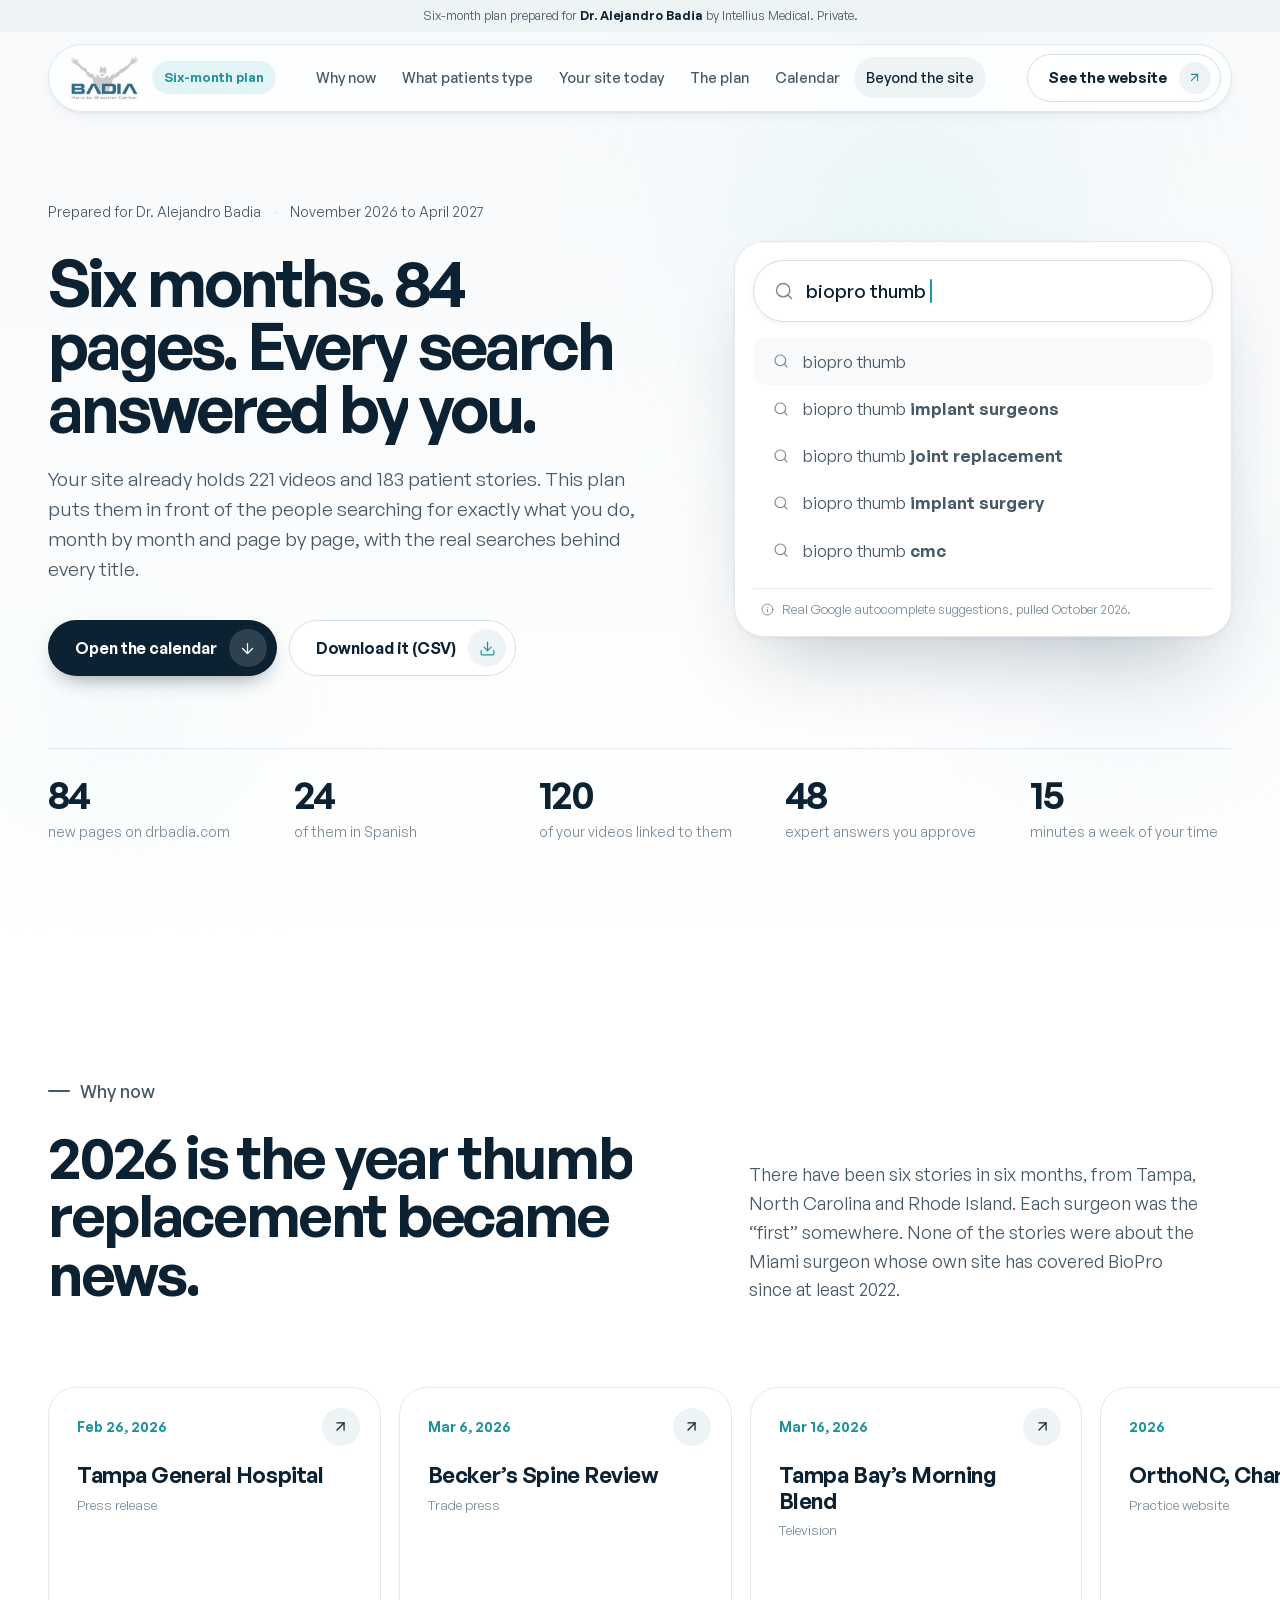
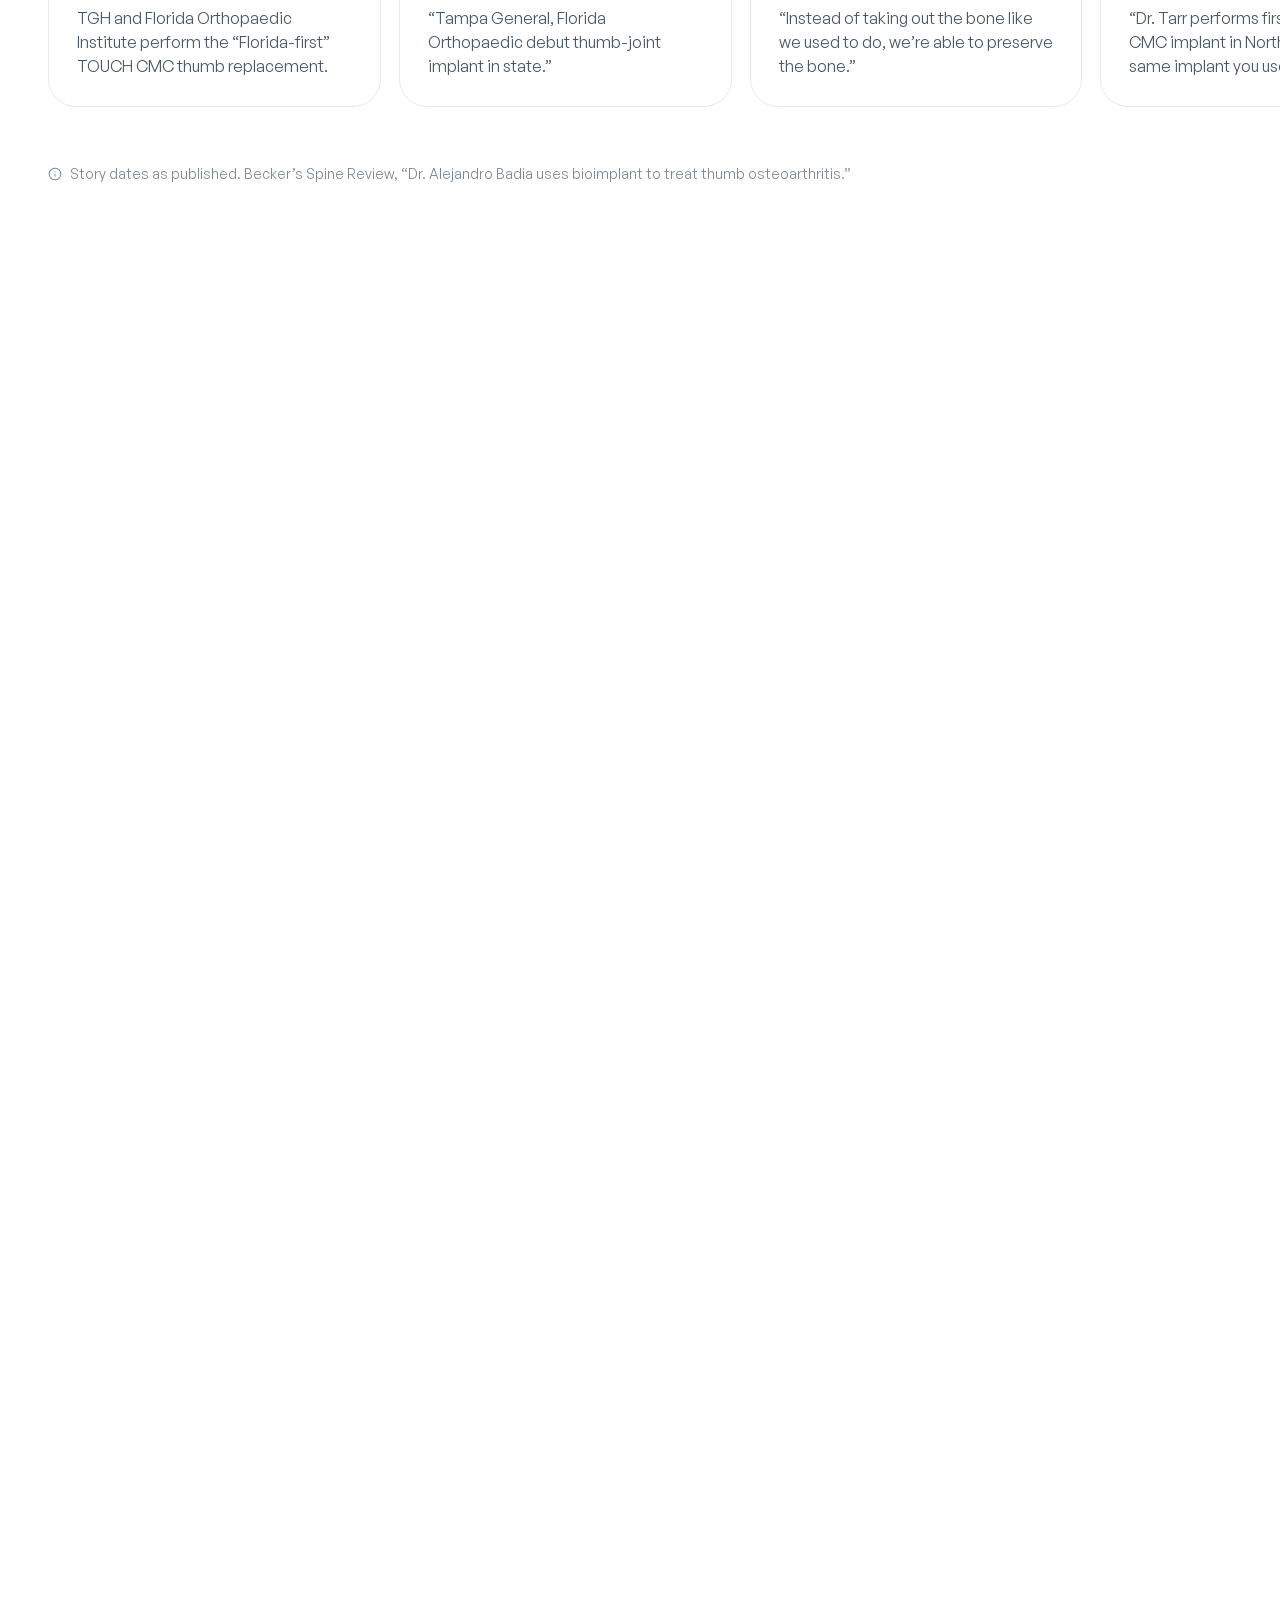
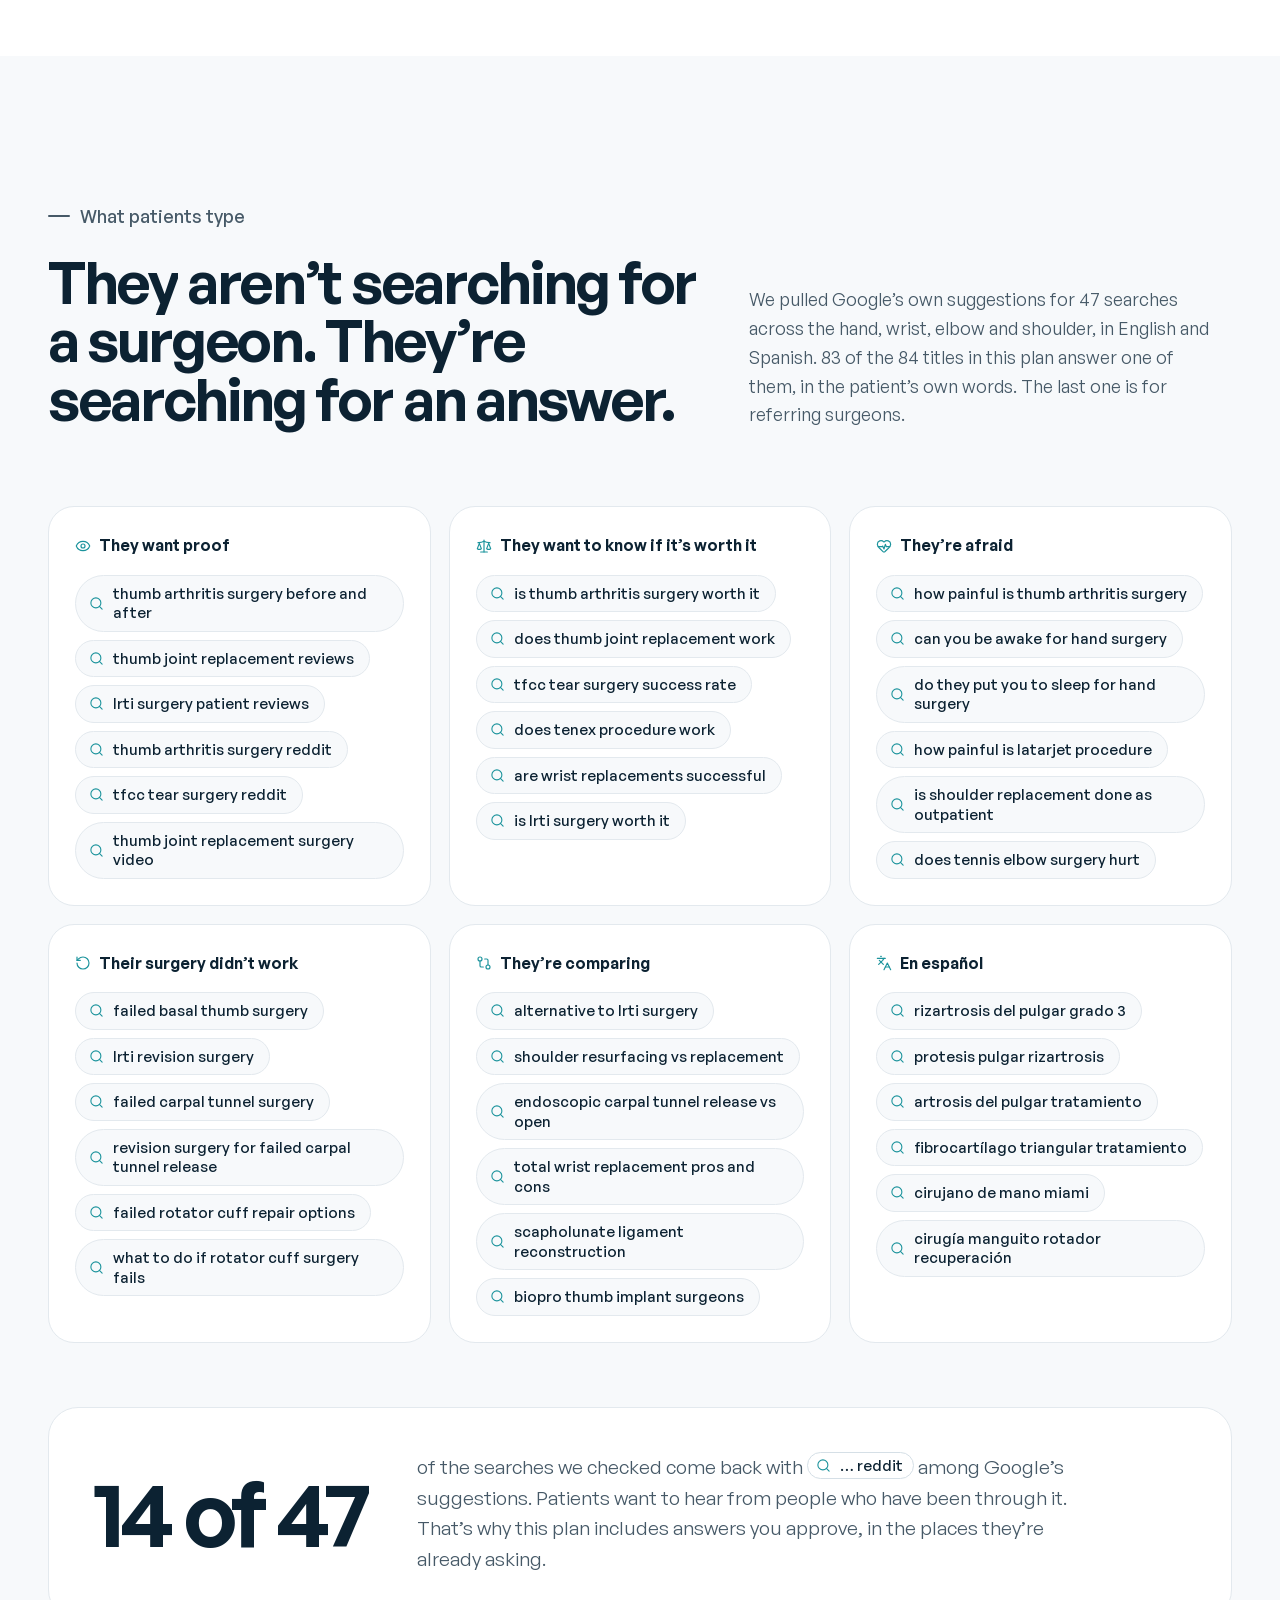
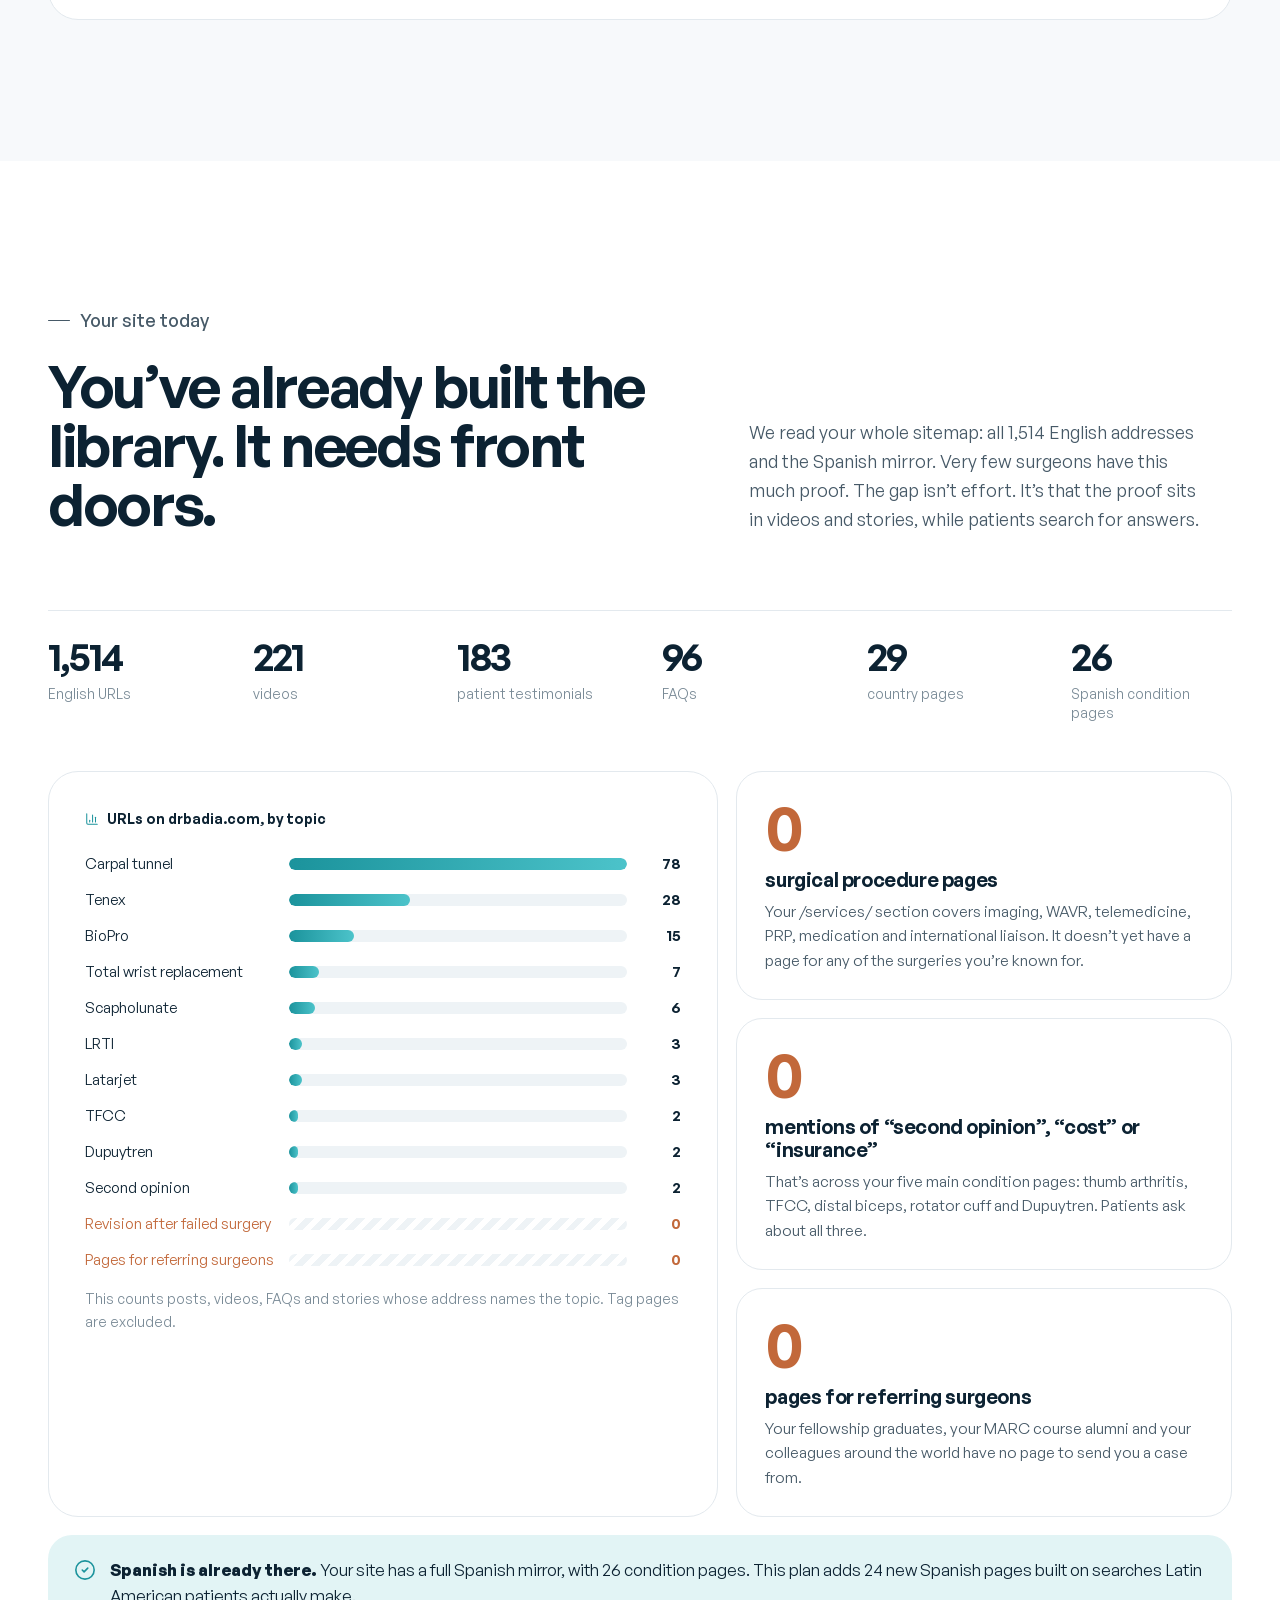
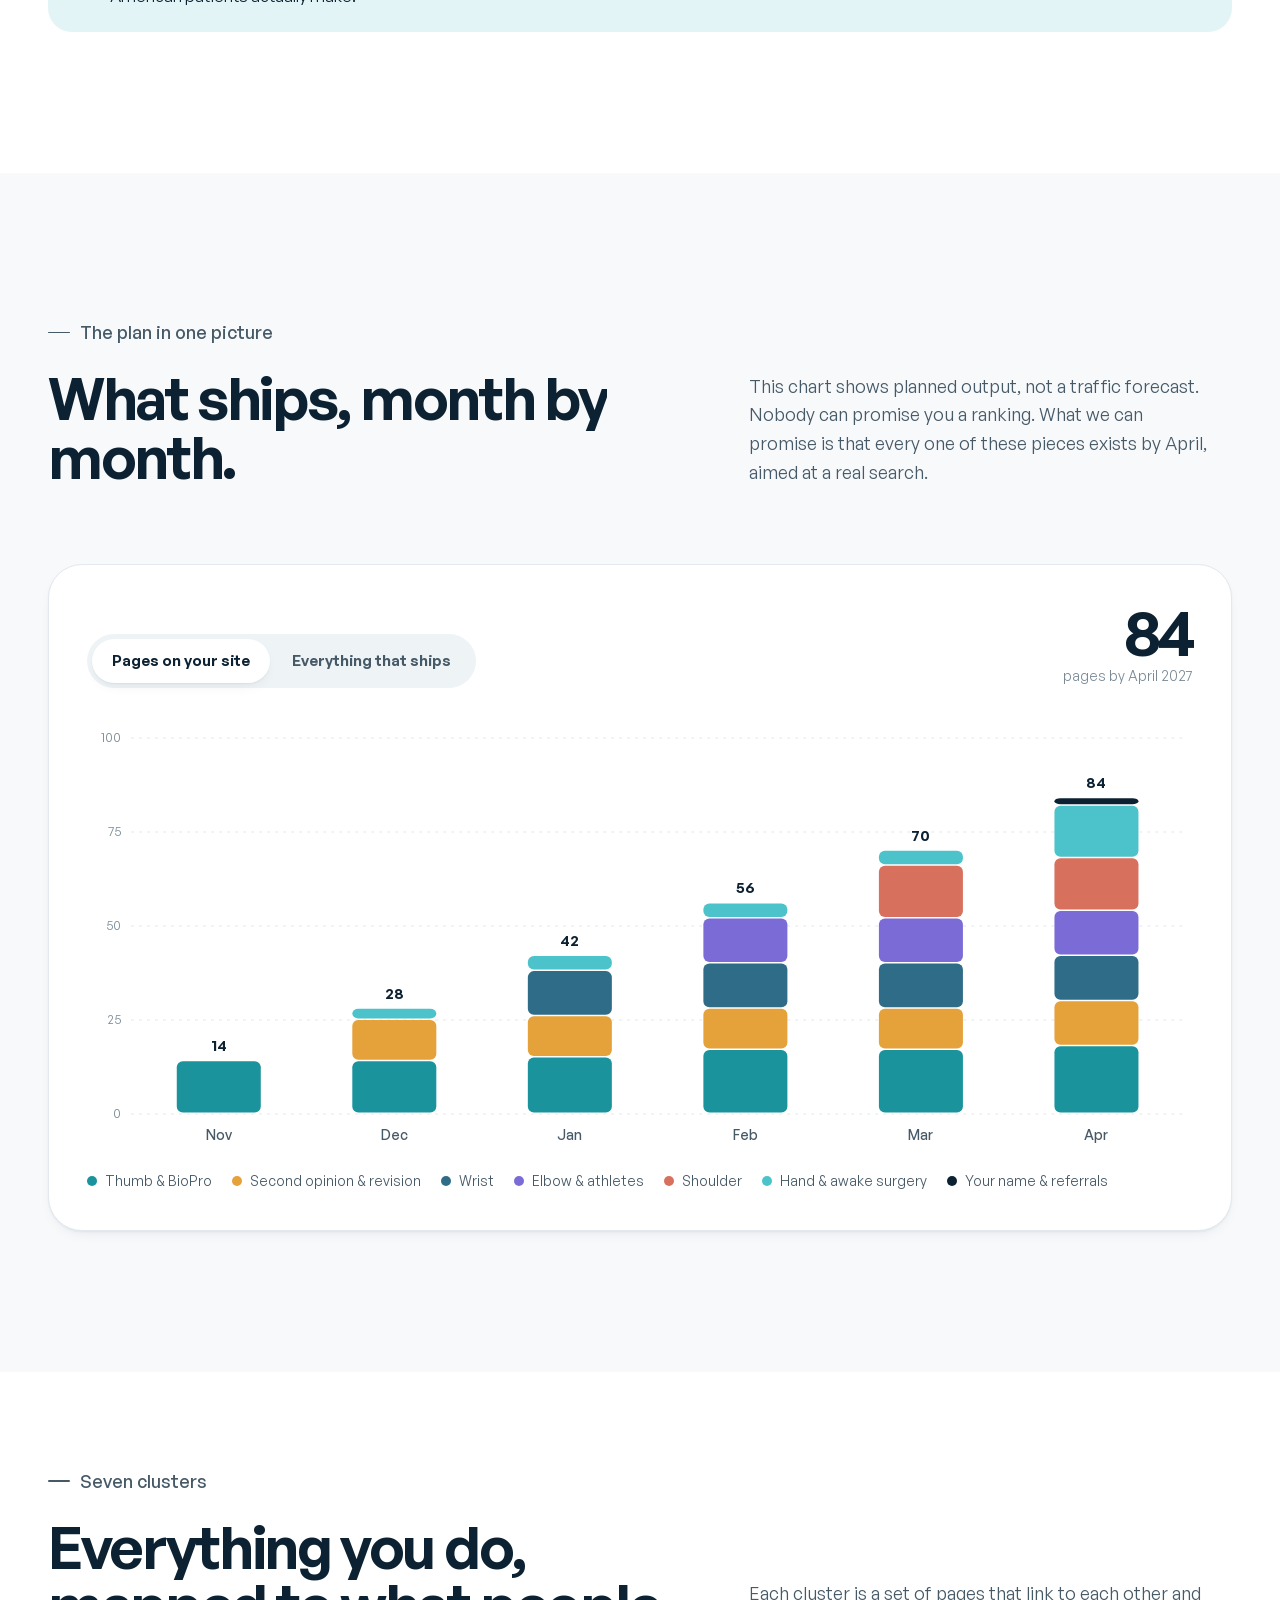
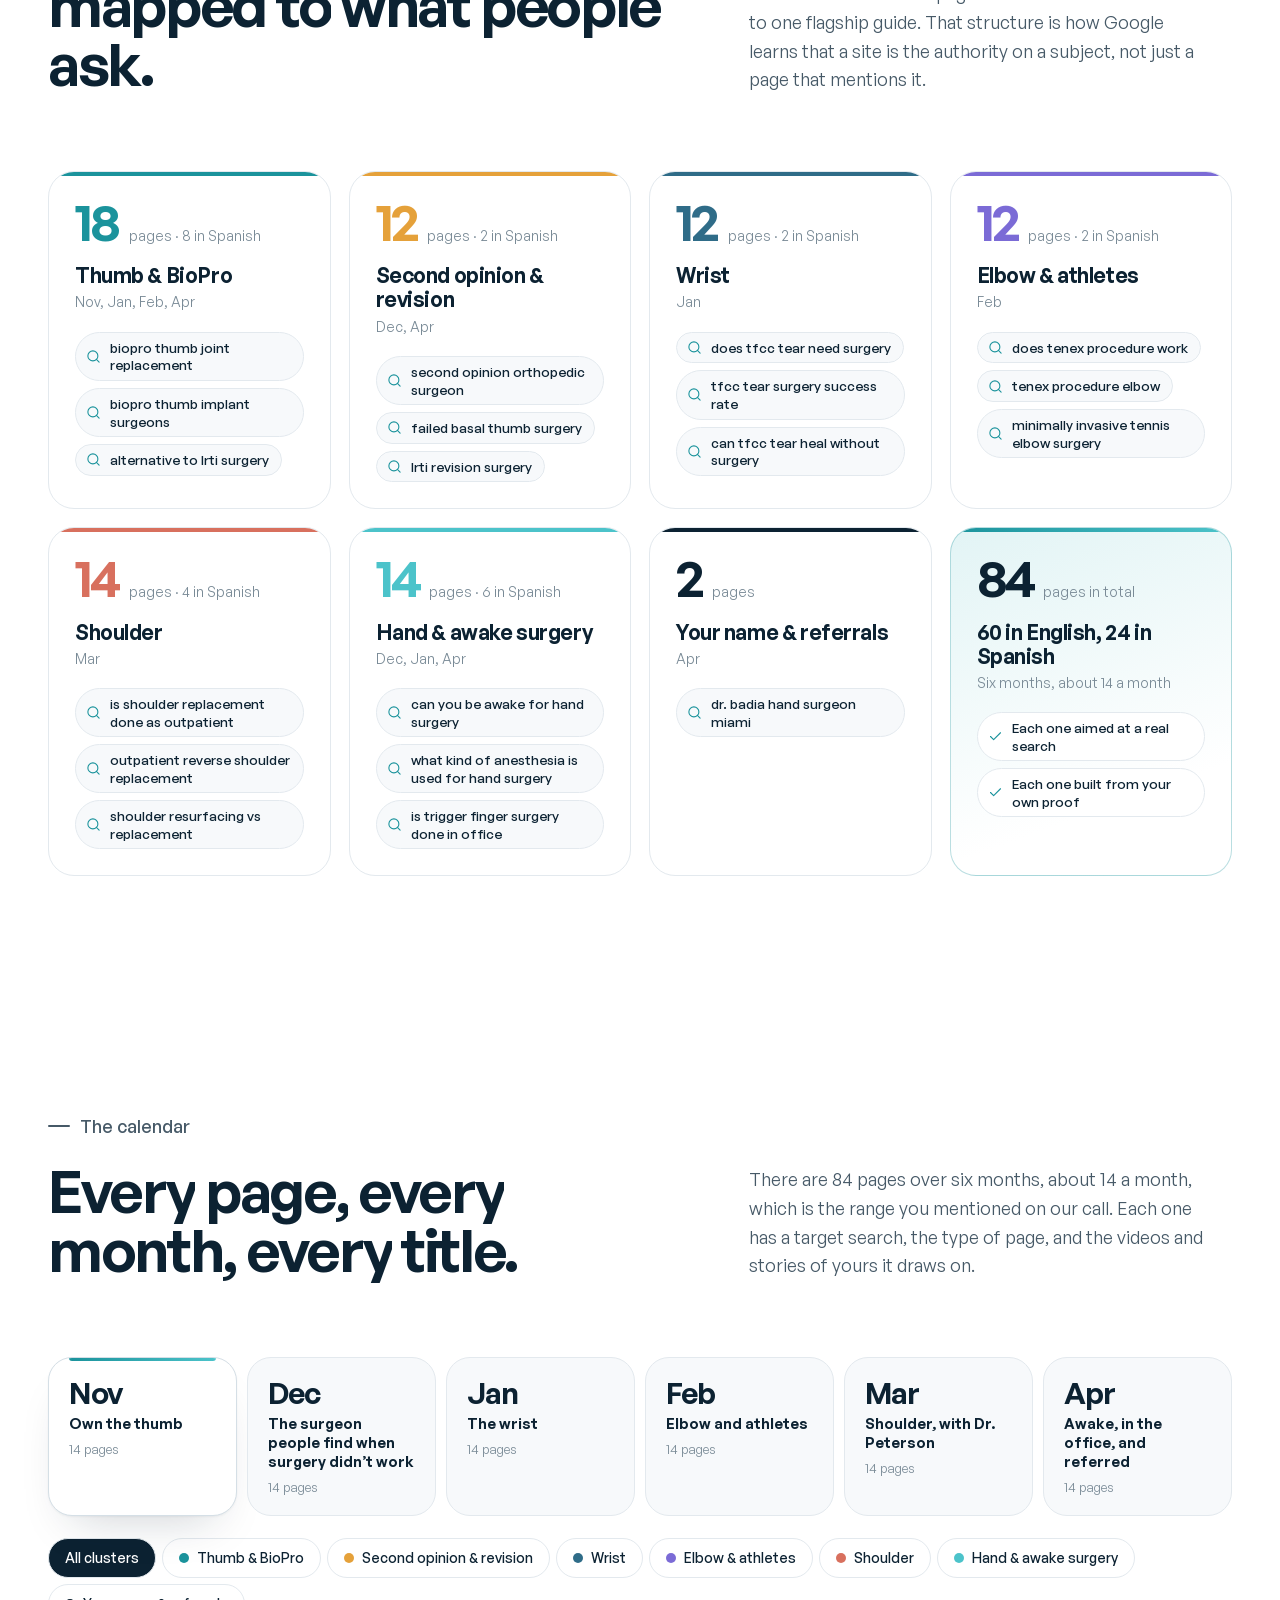
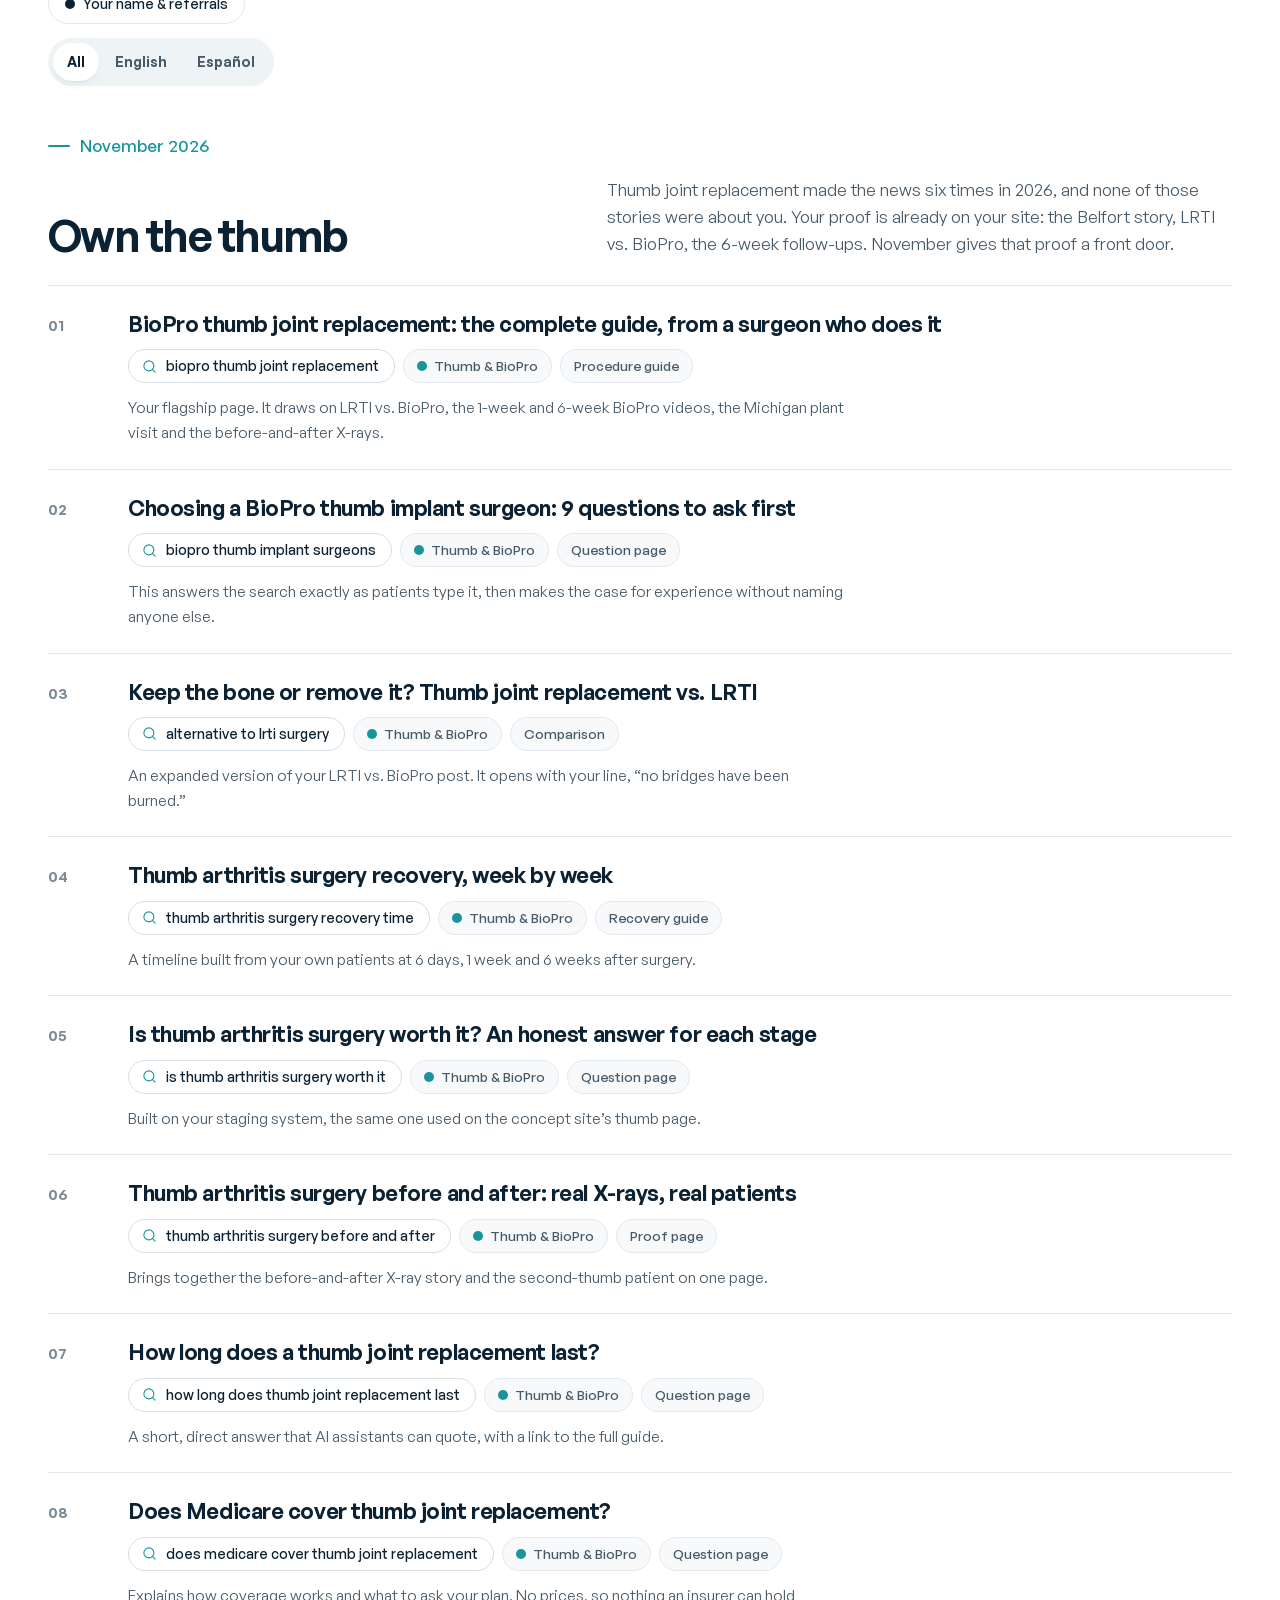
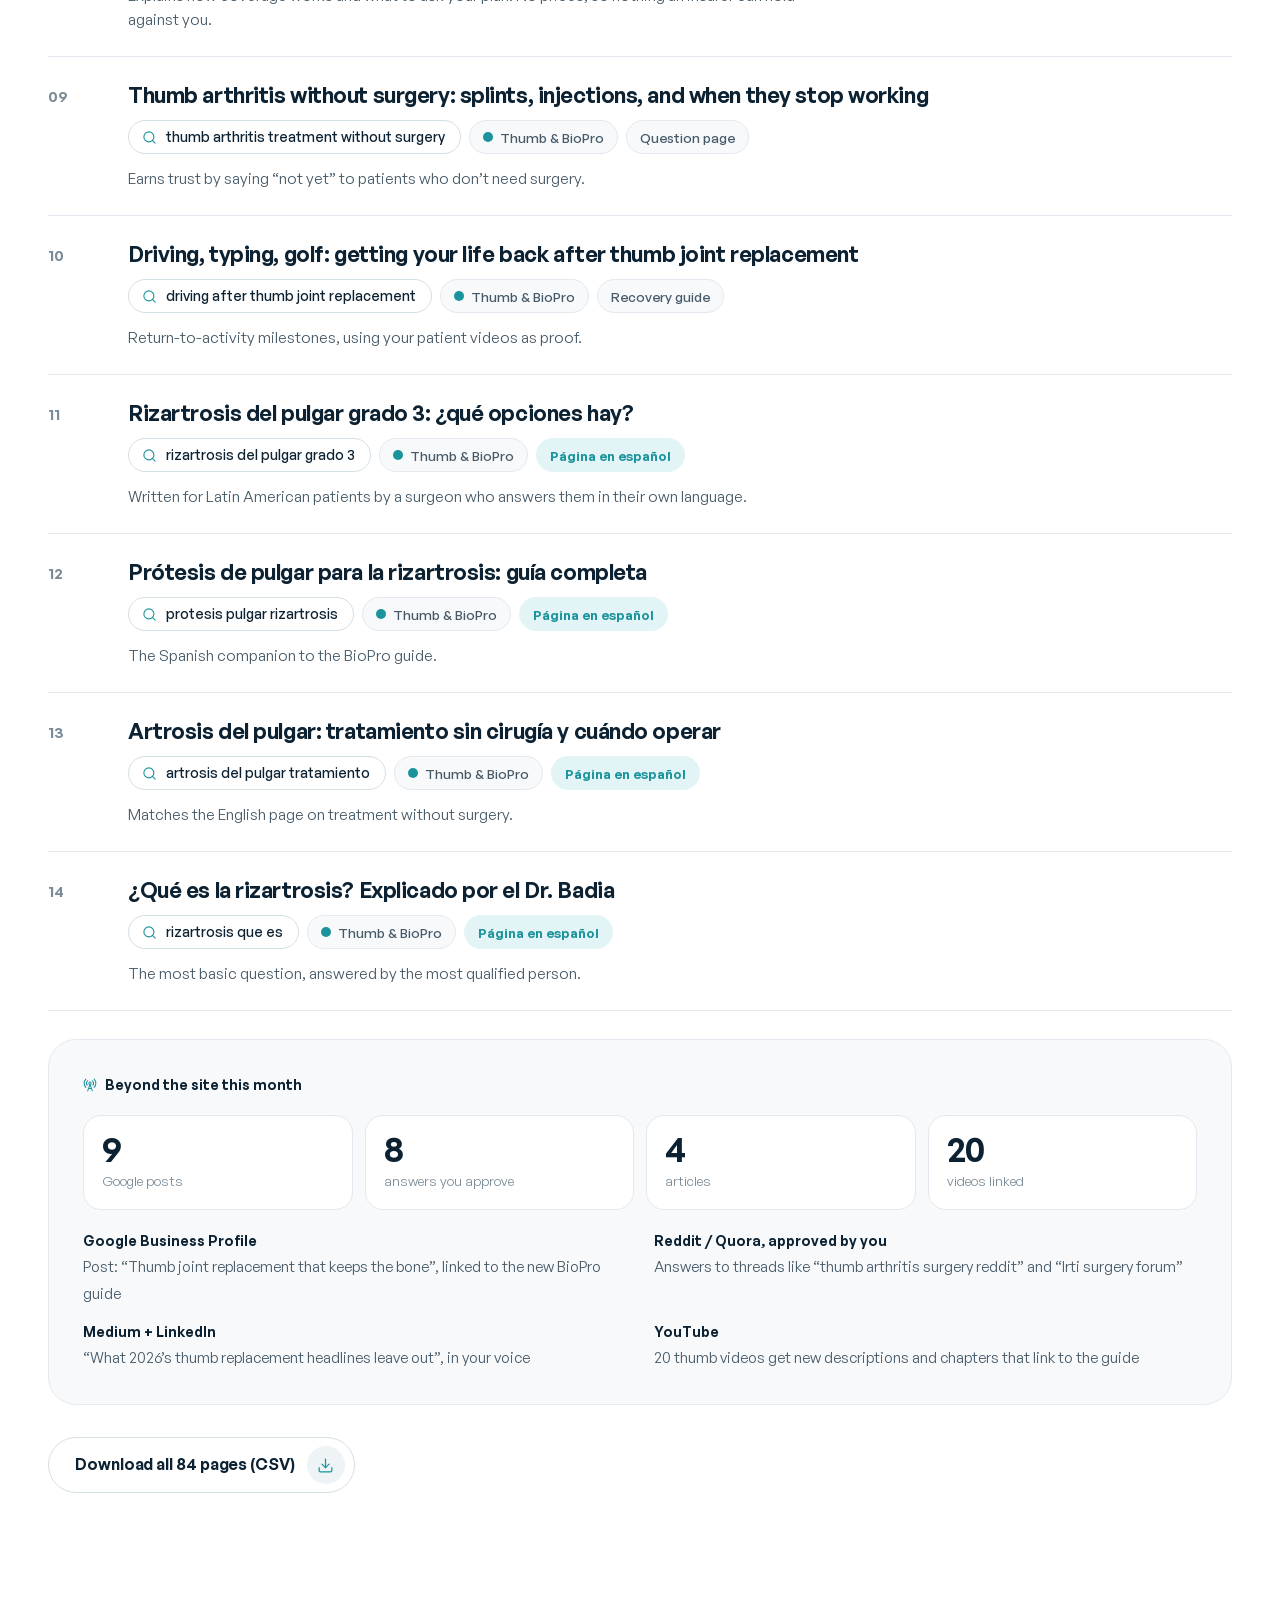
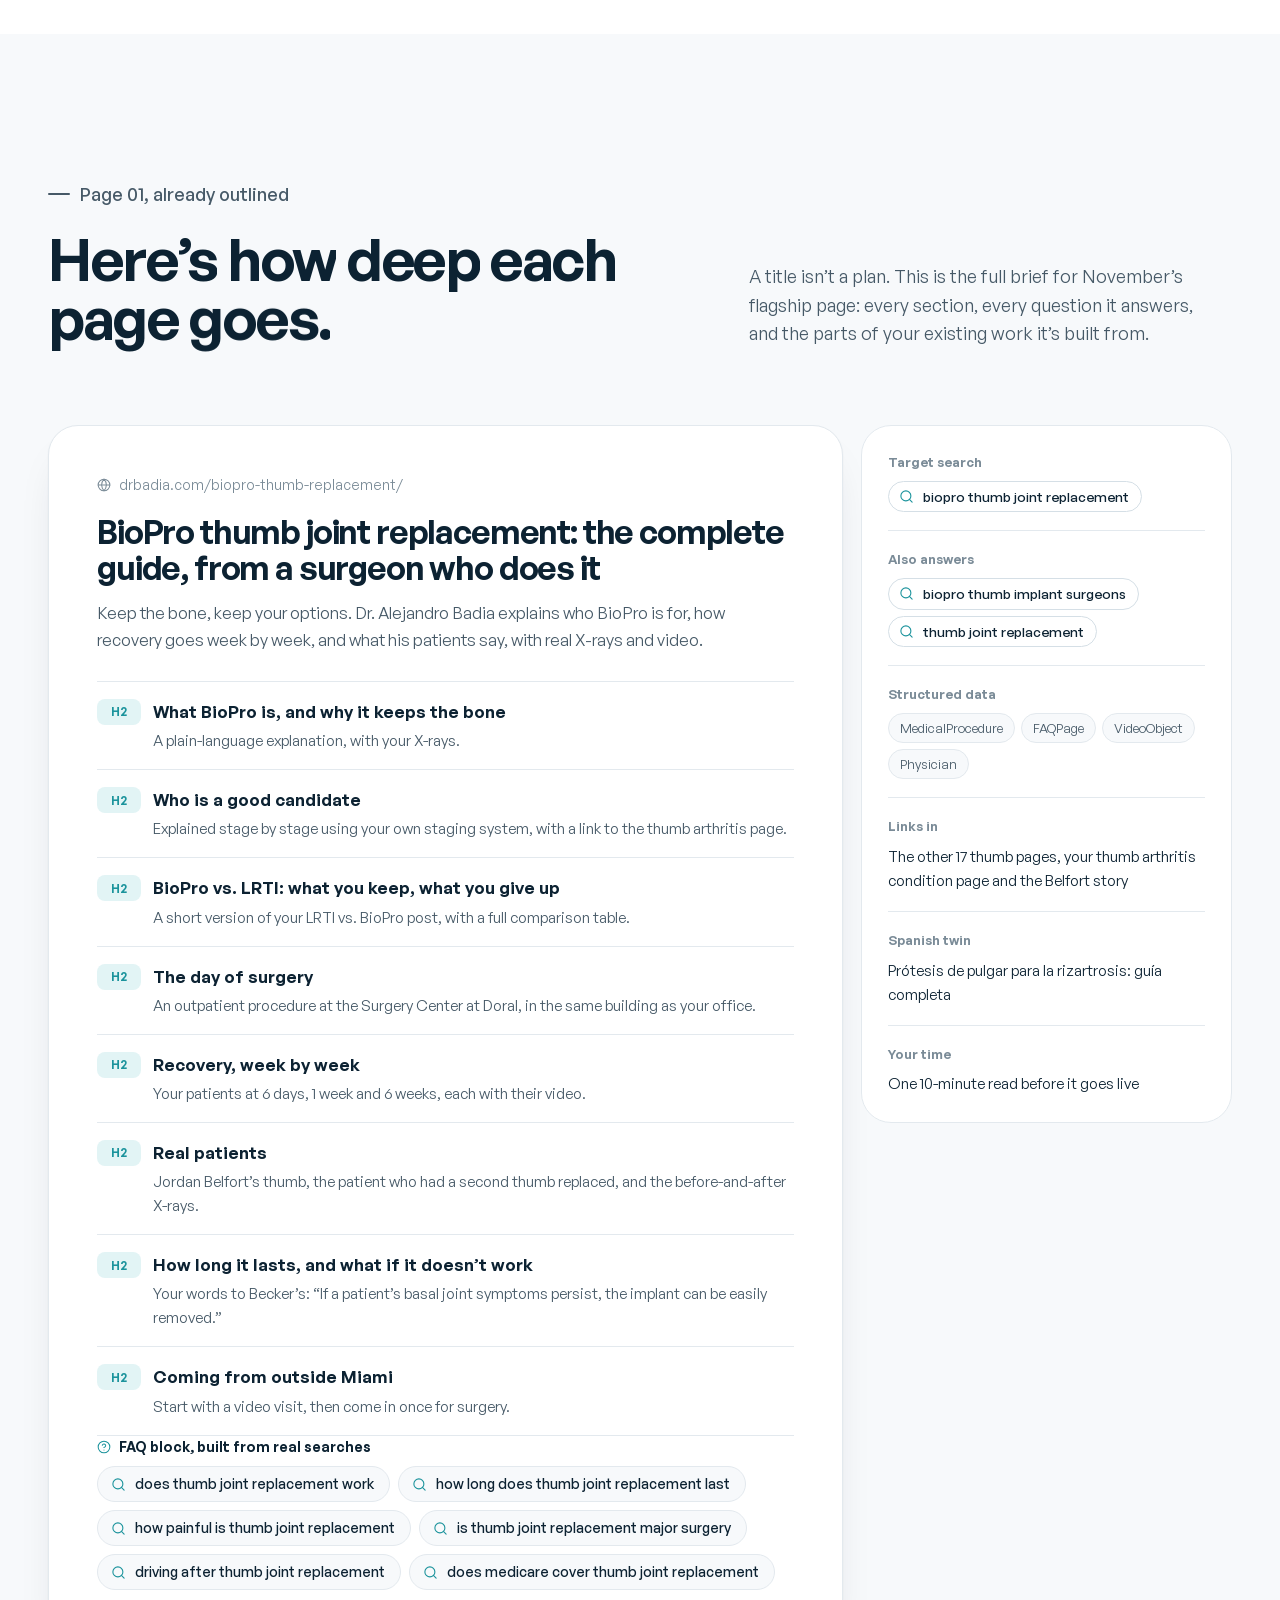
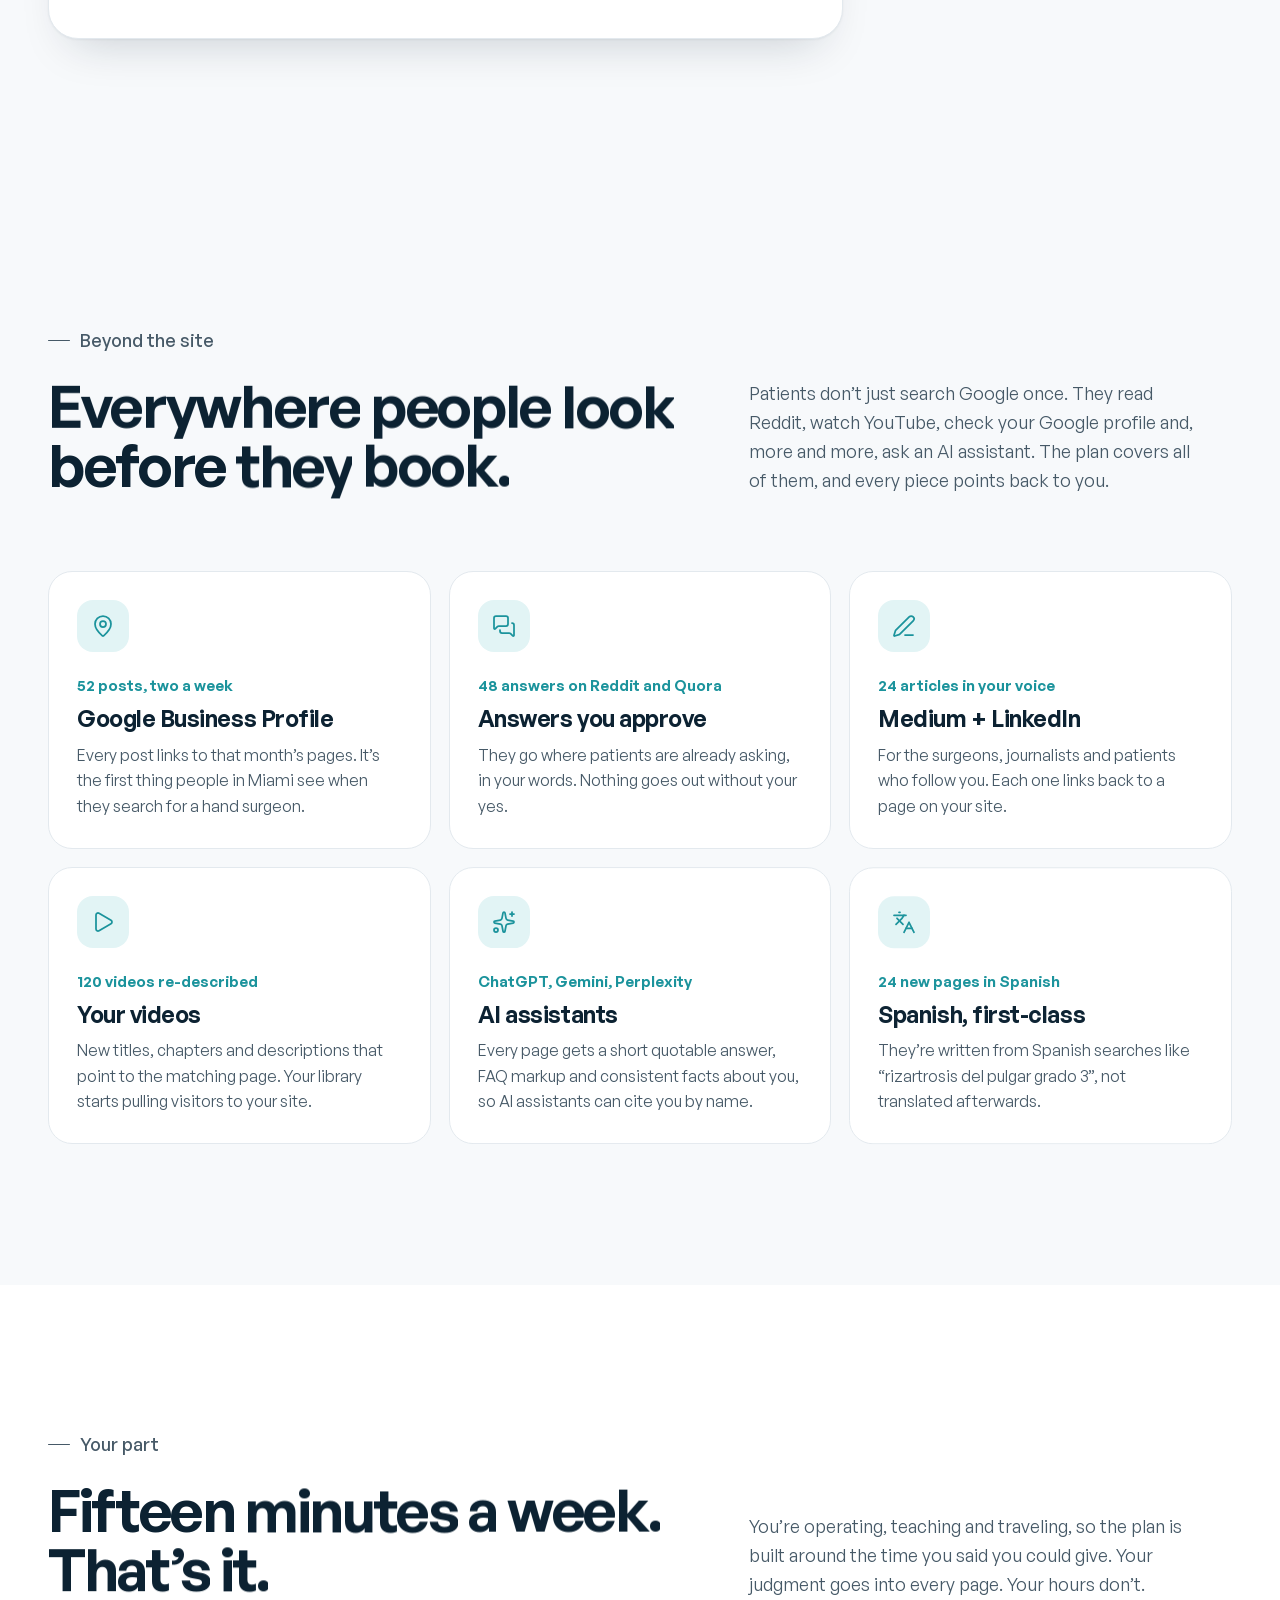
<file: plan.html>
<!doctype html>
<html lang="en">
<head>
<meta charset="utf-8">
<meta name="viewport" content="width=device-width, initial-scale=1, viewport-fit=cover">
<meta name="robots" content="noindex, nofollow">
<meta name="theme-color" content="#f7f9fb">
<title>Six-Month Plan | Dr. Alejandro Badia</title>
<meta name="description" content="A six-month content and visibility plan for Badia Hand to Shoulder Center: 84 pages, every title mapped to a real patient search.">
<link rel="icon" href="img/logo.webp">
<link rel="preload" href="fonts/general-sans-500.woff2" as="font" type="font/woff2" crossorigin>
<link rel="preload" href="fonts/general-sans-600.woff2" as="font" type="font/woff2" crossorigin>
<link rel="stylesheet" href="styles.css">
<link rel="stylesheet" href="plan.css">
<script>if(!matchMedia("(prefers-reduced-motion: reduce)").matches){var h=document.documentElement;h.classList.add("motion");setTimeout(function(){h.classList.add("ready")},2500);}</script>
</head>
<body class="plan">
<div class="progress" aria-hidden="true"></div>
<div class="concept">Six-month plan prepared for <b>Dr. Alejandro Badia</b> by Intellius Medical. Private.</div>
<header class="nav-shell">
  <div class="pill pl-pill">
    <a class="logo" href="index.html" aria-label="Back to the website concept"><img src="img/logo.webp" alt="Badia Hand to Shoulder Center" width="67" height="42"></a>
    <span class="pl-tag">Six-month plan</span>
    <nav class="pl-links" aria-label="Plan sections"><a href="#why">Why now</a><a href="#searches">What patients type</a><a href="#audit">Your site today</a><a href="#graph">The plan</a><a href="#calendar">Calendar</a><a href="#beyond">Beyond the site</a></nav>
    <div class="nav-cta"><a class="btn btn-light btn-sm" href="index.html">See the website<span class="ic"><svg aria-hidden="true" focusable="false" class="i" xmlns="http://www.w3.org/2000/svg" viewBox="0 0 24 24" fill="none" stroke="currentColor" stroke-width="2" stroke-linecap="round" stroke-linejoin="round" > <path d="M7 7h10v10" /> <path d="M7 17 17 7" /> </svg><svg aria-hidden="true" focusable="false" class="i" xmlns="http://www.w3.org/2000/svg" viewBox="0 0 24 24" fill="none" stroke="currentColor" stroke-width="2" stroke-linecap="round" stroke-linejoin="round" > <path d="M7 7h10v10" /> <path d="M7 17 17 7" /> </svg></span></a></div>
  </div>
</header>
<main id="main">
<section class="phero pl-hero"><div class="aurora" aria-hidden="true"><i></i><i></i><i></i></div>
  <div class="wrap phero-grid">
    <div>
      <p class="crumbs"><span>Prepared for Dr. Alejandro Badia</span><svg aria-hidden="true" focusable="false" class="i" xmlns="http://www.w3.org/2000/svg" viewBox="0 0 24 24" fill="none" stroke="currentColor" stroke-width="2" stroke-linecap="round" stroke-linejoin="round" > <circle cx="12.1" cy="12.1" r="1" /> </svg><span>November 2026 to April 2027</span></p>
      <h1 data-split>Six months. 84&nbsp;pages. Every search answered by&nbsp;you.</h1>
      <p class="lede">Your site already holds 221 videos and 183 patient stories. This plan puts them in front of the people searching for exactly what you do, month by month and page by page, with the real searches behind every title.</p>
      <div class="actions"><a class="btn btn-dark" href="#calendar">Open the calendar<span class="ic"><svg aria-hidden="true" focusable="false" class="i" xmlns="http://www.w3.org/2000/svg" viewBox="0 0 24 24" fill="none" stroke="currentColor" stroke-width="2" stroke-linecap="round" stroke-linejoin="round" > <path d="M12 5v14" /> <path d="m19 12-7 7-7-7" /> </svg><svg aria-hidden="true" focusable="false" class="i" xmlns="http://www.w3.org/2000/svg" viewBox="0 0 24 24" fill="none" stroke="currentColor" stroke-width="2" stroke-linecap="round" stroke-linejoin="round" > <path d="M12 5v14" /> <path d="m19 12-7 7-7-7" /> </svg></span></a><a class="btn btn-light" href="plan.csv">Download it (CSV)<span class="ic"><svg aria-hidden="true" focusable="false" class="i" xmlns="http://www.w3.org/2000/svg" viewBox="0 0 24 24" fill="none" stroke="currentColor" stroke-width="2" stroke-linecap="round" stroke-linejoin="round" > <path d="M12 15V3" /> <path d="M21 15v4a2 2 0 0 1-2 2H5a2 2 0 0 1-2-2v-4" /> <path d="m7 10 5 5 5-5" /> </svg><svg aria-hidden="true" focusable="false" class="i" xmlns="http://www.w3.org/2000/svg" viewBox="0 0 24 24" fill="none" stroke="currentColor" stroke-width="2" stroke-linecap="round" stroke-linejoin="round" > <path d="M12 15V3" /> <path d="M21 15v4a2 2 0 0 1-2 2H5a2 2 0 0 1-2-2v-4" /> <path d="m7 10 5 5 5-5" /> </svg></span></a></div>
    </div>
    <figure class="pl-search" aria-label="Real Google suggestions, cycling">
      <div class="sbox"><span class="g"><svg aria-hidden="true" focusable="false" class="i" xmlns="http://www.w3.org/2000/svg" viewBox="0 0 24 24" fill="none" stroke="currentColor" stroke-width="2" stroke-linecap="round" stroke-linejoin="round" > <path d="m21 21-4.34-4.34" /> <circle cx="11" cy="11" r="8" /> </svg></span><span class="typed" aria-live="off"></span><i class="caret"></i></div>
      <ul class="sugs" aria-hidden="true"></ul>
      <figcaption><svg aria-hidden="true" focusable="false" class="i" xmlns="http://www.w3.org/2000/svg" viewBox="0 0 24 24" fill="none" stroke="currentColor" stroke-width="2" stroke-linecap="round" stroke-linejoin="round" > <circle cx="12" cy="12" r="10" /> <path d="M12 16v-4" /> <path d="M12 8h.01" /> </svg>Real Google autocomplete suggestions, pulled October 2026.</figcaption>
      <script type="application/json" id="type-data">[{"t": "biopro thumb", "s": ["biopro thumb", "biopro thumb implant surgeons", "biopro thumb joint replacement", "biopro thumb implant surgery", "biopro thumb cmc"]}, {"t": "failed carpal tunnel surgery", "s": ["failed carpal tunnel surgery", "failed carpal tunnel surgery symptoms", "failed carpal tunnel surgery a guide to management"]}, {"t": "is thumb arthritis surgery", "s": ["is thumb arthritis surgery worth it"]}, {"t": "tfcc tear surgery", "s": ["tfcc tear surgery", "tfcc tear surgery recovery time", "tfcc tear surgery recovery", "tfcc tear surgery cost", "tfcc tear surgery success rate"]}, {"t": "rizartrosis", "s": ["rizartrosis", "rizartrosis que es", "rizartrosis pulgar tratamiento", "rizartrosis del pulgar", "rizartrosis tratamiento"]}, {"t": "can you be awake for", "s": ["can you be awake for hand surgery"]}]</script>
    </figure>
  </div>
  <div class="wrap"><div class="facts pl-stats"><div><b data-count="84">84</b><span>new pages on drbadia.com</span></div><div><b data-count="24">24</b><span>of them in Spanish</span></div><div><b data-count="120">120</b><span>of your videos linked to them</span></div><div><b data-count="48">48</b><span>expert answers you approve</span></div><div><b data-count="15">15</b><span>minutes a week of your time</span></div></div></div>
</section><section class="section" id="why">
  <div class="wrap">
    <div class="head"><div><p class="eyebrow">Why now</p><h2 data-split>2026 is the year thumb replacement became&nbsp;news.</h2></div>
    <p>There have been six stories in six months, from Tampa, North Carolina and Rhode Island. Each surgeon was the “first” somewhere. None of the stories were about the Miami surgeon whose own site has covered BioPro since at least 2022.</p></div>
  </div>
  <div class="news-rail" data-rail><div class="news-track"><a class="news" href="https://www.tgh.org/news/tgh-press-releases/2026/february/tgh-foi-perform--florida-first-touch-cmc-prosthesis-surgery-for-thumb-arthritis" rel="noopener" target="_blank"><span class="d">Feb 26, 2026</span><b>Tampa General Hospital</b><span class="k">Press release</span><p>TGH and Florida Orthopaedic Institute perform the “Florida-first” TOUCH CMC thumb replacement.</p><span class="go"><svg aria-hidden="true" focusable="false" class="i" xmlns="http://www.w3.org/2000/svg" viewBox="0 0 24 24" fill="none" stroke="currentColor" stroke-width="2" stroke-linecap="round" stroke-linejoin="round" > <path d="M7 7h10v10" /> <path d="M7 17 17 7" /> </svg></span></a><a class="news" href="https://www.beckersspine.com/?p=71257" rel="noopener" target="_blank"><span class="d">Mar 6, 2026</span><b>Becker’s Spine Review</b><span class="k">Trade press</span><p>“Tampa General, Florida Orthopaedic debut thumb-joint implant in state.”</p><span class="go"><svg aria-hidden="true" focusable="false" class="i" xmlns="http://www.w3.org/2000/svg" viewBox="0 0 24 24" fill="none" stroke="currentColor" stroke-width="2" stroke-linecap="round" stroke-linejoin="round" > <path d="M7 7h10v10" /> <path d="M7 17 17 7" /> </svg></span></a><a class="news" href="https://www.floridaortho.com/?p=7192" rel="noopener" target="_blank"><span class="d">Mar 16, 2026</span><b>Tampa Bay’s Morning Blend</b><span class="k">Television</span><p>“Instead of taking out the bone like we used to do, we’re able to preserve the bone.”</p><span class="go"><svg aria-hidden="true" focusable="false" class="i" xmlns="http://www.w3.org/2000/svg" viewBox="0 0 24 24" fill="none" stroke="currentColor" stroke-width="2" stroke-linecap="round" stroke-linejoin="round" > <path d="M7 7h10v10" /> <path d="M7 17 17 7" /> </svg></span></a><a class="news" href="https://orthonc.com/?p=65683" rel="noopener" target="_blank"><span class="d">2026</span><b>OrthoNC, Charlotte</b><span class="k">Practice website</span><p>“Dr. Tarr performs first Biopro thumb CMC implant in North Carolina.” The same implant you use.</p><span class="go"><svg aria-hidden="true" focusable="false" class="i" xmlns="http://www.w3.org/2000/svg" viewBox="0 0 24 24" fill="none" stroke="currentColor" stroke-width="2" stroke-linecap="round" stroke-linejoin="round" > <path d="M7 7h10v10" /> <path d="M7 17 17 7" /> </svg></span></a><a class="news" href="https://baynews9.com/fl/tampa/news/2026/04/23/thumb-prosthesis-surgery-provides-relief-for-arthritis-patients-" rel="noopener" target="_blank"><span class="d">Apr 23, 2026</span><b>Spectrum News 13 · Bay News 9</b><span class="k">Television news</span><p>“Thumb prosthesis surgery provides relief for arthritis patients.”</p><span class="go"><svg aria-hidden="true" focusable="false" class="i" xmlns="http://www.w3.org/2000/svg" viewBox="0 0 24 24" fill="none" stroke="currentColor" stroke-width="2" stroke-linecap="round" stroke-linejoin="round" > <path d="M7 7h10v10" /> <path d="M7 17 17 7" /> </svg></span></a><a class="news" href="https://www.beckersspine.com/orthopedic/rhode-island-surgeon-debuts-thumb-replacement-with-new-implant/" rel="noopener" target="_blank"><span class="d">Aug 17, 2026</span><b>Becker’s Spine Review</b><span class="k">Trade press</span><p>“Rhode Island surgeon debuts thumb replacement with new implant.”</p><span class="go"><svg aria-hidden="true" focusable="false" class="i" xmlns="http://www.w3.org/2000/svg" viewBox="0 0 24 24" fill="none" stroke="currentColor" stroke-width="2" stroke-linecap="round" stroke-linejoin="round" > <path d="M7 7h10v10" /> <path d="M7 17 17 7" /> </svg></span></a>
    <div class="news you"><span class="d">Since 2022</span><b>Dr. Alejandro Badia, Miami</b><span class="k">drbadia.com</span><p>Jordan Belfort’s thumb, LRTI vs. BioPro, the 6-week follow-ups and the plant visit in Michigan. Becker’s quoted you: “No bridges have been burned.”</p><span class="go"><svg aria-hidden="true" focusable="false" class="i" xmlns="http://www.w3.org/2000/svg" viewBox="0 0 24 24" fill="none" stroke="currentColor" stroke-width="2" stroke-linecap="round" stroke-linejoin="round" > <path d="M11.525 2.295a.53.53 0 0 1 .95 0l2.31 4.679a2.123 2.123 0 0 0 1.595 1.16l5.166.756a.53.53 0 0 1 .294.904l-3.736 3.638a2.123 2.123 0 0 0-.611 1.878l.882 5.14a.53.53 0 0 1-.771.56l-4.618-2.428a2.122 2.122 0 0 0-1.973 0L6.396 21.01a.53.53 0 0 1-.77-.56l.881-5.139a2.122 2.122 0 0 0-.611-1.879L2.16 9.795a.53.53 0 0 1 .294-.906l5.165-.755a2.122 2.122 0 0 0 1.597-1.16z" /> </svg></span></div>
  </div></div>
  <div class="wrap"><p class="small mt-m pl-note"><svg aria-hidden="true" focusable="false" class="i" xmlns="http://www.w3.org/2000/svg" viewBox="0 0 24 24" fill="none" stroke="currentColor" stroke-width="2" stroke-linecap="round" stroke-linejoin="round" > <circle cx="12" cy="12" r="10" /> <path d="M12 16v-4" /> <path d="M12 8h.01" /> </svg>Story dates as published. Becker’s Spine Review, “Dr. Alejandro Badia uses bioimplant to treat thumb osteoarthritis.”</p></div>
</section><section class="section alt" id="searches">
  <div class="wrap">
    <div class="head"><div><p class="eyebrow">What patients type</p><h2 data-split>They aren’t searching for a surgeon. They’re searching for an&nbsp;answer.</h2></div>
    <p>We pulled Google’s own suggestions for 47 searches across the hand, wrist, elbow and shoulder, in English and Spanish. 83 of the 84 titles in this plan answer one of them, in the patient’s own words. The last one is for referring surgeons.</p></div>
    <div class="intents" data-stagger><div class="intent"><p class="lbl"><svg aria-hidden="true" focusable="false" class="i" xmlns="http://www.w3.org/2000/svg" viewBox="0 0 24 24" fill="none" stroke="currentColor" stroke-width="2" stroke-linecap="round" stroke-linejoin="round" > <path d="M2.062 12.348a1 1 0 0 1 0-.696 10.75 10.75 0 0 1 19.876 0 1 1 0 0 1 0 .696 10.75 10.75 0 0 1-19.876 0" /> <circle cx="12" cy="12" r="3" /> </svg>They want proof</p><ul><li><span class="q-pill"><svg aria-hidden="true" focusable="false" class="i" xmlns="http://www.w3.org/2000/svg" viewBox="0 0 24 24" fill="none" stroke="currentColor" stroke-width="2" stroke-linecap="round" stroke-linejoin="round" > <path d="m21 21-4.34-4.34" /> <circle cx="11" cy="11" r="8" /> </svg>thumb arthritis surgery before and after</span></li><li><span class="q-pill"><svg aria-hidden="true" focusable="false" class="i" xmlns="http://www.w3.org/2000/svg" viewBox="0 0 24 24" fill="none" stroke="currentColor" stroke-width="2" stroke-linecap="round" stroke-linejoin="round" > <path d="m21 21-4.34-4.34" /> <circle cx="11" cy="11" r="8" /> </svg>thumb joint replacement reviews</span></li><li><span class="q-pill"><svg aria-hidden="true" focusable="false" class="i" xmlns="http://www.w3.org/2000/svg" viewBox="0 0 24 24" fill="none" stroke="currentColor" stroke-width="2" stroke-linecap="round" stroke-linejoin="round" > <path d="m21 21-4.34-4.34" /> <circle cx="11" cy="11" r="8" /> </svg>lrti surgery patient reviews</span></li><li><span class="q-pill"><svg aria-hidden="true" focusable="false" class="i" xmlns="http://www.w3.org/2000/svg" viewBox="0 0 24 24" fill="none" stroke="currentColor" stroke-width="2" stroke-linecap="round" stroke-linejoin="round" > <path d="m21 21-4.34-4.34" /> <circle cx="11" cy="11" r="8" /> </svg>thumb arthritis surgery reddit</span></li><li><span class="q-pill"><svg aria-hidden="true" focusable="false" class="i" xmlns="http://www.w3.org/2000/svg" viewBox="0 0 24 24" fill="none" stroke="currentColor" stroke-width="2" stroke-linecap="round" stroke-linejoin="round" > <path d="m21 21-4.34-4.34" /> <circle cx="11" cy="11" r="8" /> </svg>tfcc tear surgery reddit</span></li><li><span class="q-pill"><svg aria-hidden="true" focusable="false" class="i" xmlns="http://www.w3.org/2000/svg" viewBox="0 0 24 24" fill="none" stroke="currentColor" stroke-width="2" stroke-linecap="round" stroke-linejoin="round" > <path d="m21 21-4.34-4.34" /> <circle cx="11" cy="11" r="8" /> </svg>thumb joint replacement surgery video</span></li></ul></div><div class="intent"><p class="lbl"><svg aria-hidden="true" focusable="false" class="i" xmlns="http://www.w3.org/2000/svg" viewBox="0 0 24 24" fill="none" stroke="currentColor" stroke-width="2" stroke-linecap="round" stroke-linejoin="round" > <path d="M12 3v18" /> <path d="m19 8 3 8a5 5 0 0 1-6 0zV7" /> <path d="M3 7h1a17 17 0 0 0 8-2 17 17 0 0 0 8 2h1" /> <path d="m5 8 3 8a5 5 0 0 1-6 0zV7" /> <path d="M7 21h10" /> </svg>They want to know if it’s worth it</p><ul><li><span class="q-pill"><svg aria-hidden="true" focusable="false" class="i" xmlns="http://www.w3.org/2000/svg" viewBox="0 0 24 24" fill="none" stroke="currentColor" stroke-width="2" stroke-linecap="round" stroke-linejoin="round" > <path d="m21 21-4.34-4.34" /> <circle cx="11" cy="11" r="8" /> </svg>is thumb arthritis surgery worth it</span></li><li><span class="q-pill"><svg aria-hidden="true" focusable="false" class="i" xmlns="http://www.w3.org/2000/svg" viewBox="0 0 24 24" fill="none" stroke="currentColor" stroke-width="2" stroke-linecap="round" stroke-linejoin="round" > <path d="m21 21-4.34-4.34" /> <circle cx="11" cy="11" r="8" /> </svg>does thumb joint replacement work</span></li><li><span class="q-pill"><svg aria-hidden="true" focusable="false" class="i" xmlns="http://www.w3.org/2000/svg" viewBox="0 0 24 24" fill="none" stroke="currentColor" stroke-width="2" stroke-linecap="round" stroke-linejoin="round" > <path d="m21 21-4.34-4.34" /> <circle cx="11" cy="11" r="8" /> </svg>tfcc tear surgery success rate</span></li><li><span class="q-pill"><svg aria-hidden="true" focusable="false" class="i" xmlns="http://www.w3.org/2000/svg" viewBox="0 0 24 24" fill="none" stroke="currentColor" stroke-width="2" stroke-linecap="round" stroke-linejoin="round" > <path d="m21 21-4.34-4.34" /> <circle cx="11" cy="11" r="8" /> </svg>does tenex procedure work</span></li><li><span class="q-pill"><svg aria-hidden="true" focusable="false" class="i" xmlns="http://www.w3.org/2000/svg" viewBox="0 0 24 24" fill="none" stroke="currentColor" stroke-width="2" stroke-linecap="round" stroke-linejoin="round" > <path d="m21 21-4.34-4.34" /> <circle cx="11" cy="11" r="8" /> </svg>are wrist replacements successful</span></li><li><span class="q-pill"><svg aria-hidden="true" focusable="false" class="i" xmlns="http://www.w3.org/2000/svg" viewBox="0 0 24 24" fill="none" stroke="currentColor" stroke-width="2" stroke-linecap="round" stroke-linejoin="round" > <path d="m21 21-4.34-4.34" /> <circle cx="11" cy="11" r="8" /> </svg>is lrti surgery worth it</span></li></ul></div><div class="intent"><p class="lbl"><svg aria-hidden="true" focusable="false" class="i" xmlns="http://www.w3.org/2000/svg" viewBox="0 0 24 24" fill="none" stroke="currentColor" stroke-width="2" stroke-linecap="round" stroke-linejoin="round" > <path d="M2 9.5a5.5 5.5 0 0 1 9.591-3.676.56.56 0 0 0 .818 0A5.49 5.49 0 0 1 22 9.5c0 2.29-1.5 4-3 5.5l-5.492 5.313a2 2 0 0 1-3 .019L5 15c-1.5-1.5-3-3.2-3-5.5" /> <path d="M3.22 13H9.5l.5-1 2 4.5 2-7 1.5 3.5h5.27" /> </svg>They’re afraid</p><ul><li><span class="q-pill"><svg aria-hidden="true" focusable="false" class="i" xmlns="http://www.w3.org/2000/svg" viewBox="0 0 24 24" fill="none" stroke="currentColor" stroke-width="2" stroke-linecap="round" stroke-linejoin="round" > <path d="m21 21-4.34-4.34" /> <circle cx="11" cy="11" r="8" /> </svg>how painful is thumb arthritis surgery</span></li><li><span class="q-pill"><svg aria-hidden="true" focusable="false" class="i" xmlns="http://www.w3.org/2000/svg" viewBox="0 0 24 24" fill="none" stroke="currentColor" stroke-width="2" stroke-linecap="round" stroke-linejoin="round" > <path d="m21 21-4.34-4.34" /> <circle cx="11" cy="11" r="8" /> </svg>can you be awake for hand surgery</span></li><li><span class="q-pill"><svg aria-hidden="true" focusable="false" class="i" xmlns="http://www.w3.org/2000/svg" viewBox="0 0 24 24" fill="none" stroke="currentColor" stroke-width="2" stroke-linecap="round" stroke-linejoin="round" > <path d="m21 21-4.34-4.34" /> <circle cx="11" cy="11" r="8" /> </svg>do they put you to sleep for hand surgery</span></li><li><span class="q-pill"><svg aria-hidden="true" focusable="false" class="i" xmlns="http://www.w3.org/2000/svg" viewBox="0 0 24 24" fill="none" stroke="currentColor" stroke-width="2" stroke-linecap="round" stroke-linejoin="round" > <path d="m21 21-4.34-4.34" /> <circle cx="11" cy="11" r="8" /> </svg>how painful is latarjet procedure</span></li><li><span class="q-pill"><svg aria-hidden="true" focusable="false" class="i" xmlns="http://www.w3.org/2000/svg" viewBox="0 0 24 24" fill="none" stroke="currentColor" stroke-width="2" stroke-linecap="round" stroke-linejoin="round" > <path d="m21 21-4.34-4.34" /> <circle cx="11" cy="11" r="8" /> </svg>is shoulder replacement done as outpatient</span></li><li><span class="q-pill"><svg aria-hidden="true" focusable="false" class="i" xmlns="http://www.w3.org/2000/svg" viewBox="0 0 24 24" fill="none" stroke="currentColor" stroke-width="2" stroke-linecap="round" stroke-linejoin="round" > <path d="m21 21-4.34-4.34" /> <circle cx="11" cy="11" r="8" /> </svg>does tennis elbow surgery hurt</span></li></ul></div><div class="intent"><p class="lbl"><svg aria-hidden="true" focusable="false" class="i" xmlns="http://www.w3.org/2000/svg" viewBox="0 0 24 24" fill="none" stroke="currentColor" stroke-width="2" stroke-linecap="round" stroke-linejoin="round" > <path d="M3 12a9 9 0 1 0 9-9 9.75 9.75 0 0 0-6.74 2.74L3 8" /> <path d="M3 3v5h5" /> </svg>Their surgery didn’t work</p><ul><li><span class="q-pill"><svg aria-hidden="true" focusable="false" class="i" xmlns="http://www.w3.org/2000/svg" viewBox="0 0 24 24" fill="none" stroke="currentColor" stroke-width="2" stroke-linecap="round" stroke-linejoin="round" > <path d="m21 21-4.34-4.34" /> <circle cx="11" cy="11" r="8" /> </svg>failed basal thumb surgery</span></li><li><span class="q-pill"><svg aria-hidden="true" focusable="false" class="i" xmlns="http://www.w3.org/2000/svg" viewBox="0 0 24 24" fill="none" stroke="currentColor" stroke-width="2" stroke-linecap="round" stroke-linejoin="round" > <path d="m21 21-4.34-4.34" /> <circle cx="11" cy="11" r="8" /> </svg>lrti revision surgery</span></li><li><span class="q-pill"><svg aria-hidden="true" focusable="false" class="i" xmlns="http://www.w3.org/2000/svg" viewBox="0 0 24 24" fill="none" stroke="currentColor" stroke-width="2" stroke-linecap="round" stroke-linejoin="round" > <path d="m21 21-4.34-4.34" /> <circle cx="11" cy="11" r="8" /> </svg>failed carpal tunnel surgery</span></li><li><span class="q-pill"><svg aria-hidden="true" focusable="false" class="i" xmlns="http://www.w3.org/2000/svg" viewBox="0 0 24 24" fill="none" stroke="currentColor" stroke-width="2" stroke-linecap="round" stroke-linejoin="round" > <path d="m21 21-4.34-4.34" /> <circle cx="11" cy="11" r="8" /> </svg>revision surgery for failed carpal tunnel release</span></li><li><span class="q-pill"><svg aria-hidden="true" focusable="false" class="i" xmlns="http://www.w3.org/2000/svg" viewBox="0 0 24 24" fill="none" stroke="currentColor" stroke-width="2" stroke-linecap="round" stroke-linejoin="round" > <path d="m21 21-4.34-4.34" /> <circle cx="11" cy="11" r="8" /> </svg>failed rotator cuff repair options</span></li><li><span class="q-pill"><svg aria-hidden="true" focusable="false" class="i" xmlns="http://www.w3.org/2000/svg" viewBox="0 0 24 24" fill="none" stroke="currentColor" stroke-width="2" stroke-linecap="round" stroke-linejoin="round" > <path d="m21 21-4.34-4.34" /> <circle cx="11" cy="11" r="8" /> </svg>what to do if rotator cuff surgery fails</span></li></ul></div><div class="intent"><p class="lbl"><svg aria-hidden="true" focusable="false" class="i" xmlns="http://www.w3.org/2000/svg" viewBox="0 0 24 24" fill="none" stroke="currentColor" stroke-width="2" stroke-linecap="round" stroke-linejoin="round" > <circle cx="18" cy="18" r="3" /> <circle cx="6" cy="6" r="3" /> <path d="M13 6h3a2 2 0 0 1 2 2v7" /> <path d="M11 18H8a2 2 0 0 1-2-2V9" /> </svg>They’re comparing</p><ul><li><span class="q-pill"><svg aria-hidden="true" focusable="false" class="i" xmlns="http://www.w3.org/2000/svg" viewBox="0 0 24 24" fill="none" stroke="currentColor" stroke-width="2" stroke-linecap="round" stroke-linejoin="round" > <path d="m21 21-4.34-4.34" /> <circle cx="11" cy="11" r="8" /> </svg>alternative to lrti surgery</span></li><li><span class="q-pill"><svg aria-hidden="true" focusable="false" class="i" xmlns="http://www.w3.org/2000/svg" viewBox="0 0 24 24" fill="none" stroke="currentColor" stroke-width="2" stroke-linecap="round" stroke-linejoin="round" > <path d="m21 21-4.34-4.34" /> <circle cx="11" cy="11" r="8" /> </svg>shoulder resurfacing vs replacement</span></li><li><span class="q-pill"><svg aria-hidden="true" focusable="false" class="i" xmlns="http://www.w3.org/2000/svg" viewBox="0 0 24 24" fill="none" stroke="currentColor" stroke-width="2" stroke-linecap="round" stroke-linejoin="round" > <path d="m21 21-4.34-4.34" /> <circle cx="11" cy="11" r="8" /> </svg>endoscopic carpal tunnel release vs open</span></li><li><span class="q-pill"><svg aria-hidden="true" focusable="false" class="i" xmlns="http://www.w3.org/2000/svg" viewBox="0 0 24 24" fill="none" stroke="currentColor" stroke-width="2" stroke-linecap="round" stroke-linejoin="round" > <path d="m21 21-4.34-4.34" /> <circle cx="11" cy="11" r="8" /> </svg>total wrist replacement pros and cons</span></li><li><span class="q-pill"><svg aria-hidden="true" focusable="false" class="i" xmlns="http://www.w3.org/2000/svg" viewBox="0 0 24 24" fill="none" stroke="currentColor" stroke-width="2" stroke-linecap="round" stroke-linejoin="round" > <path d="m21 21-4.34-4.34" /> <circle cx="11" cy="11" r="8" /> </svg>scapholunate ligament reconstruction</span></li><li><span class="q-pill"><svg aria-hidden="true" focusable="false" class="i" xmlns="http://www.w3.org/2000/svg" viewBox="0 0 24 24" fill="none" stroke="currentColor" stroke-width="2" stroke-linecap="round" stroke-linejoin="round" > <path d="m21 21-4.34-4.34" /> <circle cx="11" cy="11" r="8" /> </svg>biopro thumb implant surgeons</span></li></ul></div><div class="intent"><p class="lbl"><svg aria-hidden="true" focusable="false" class="i" xmlns="http://www.w3.org/2000/svg" viewBox="0 0 24 24" fill="none" stroke="currentColor" stroke-width="2" stroke-linecap="round" stroke-linejoin="round" > <path d="m5 8 6 6" /> <path d="m4 14 6-6 2-3" /> <path d="M2 5h12" /> <path d="M7 2h1" /> <path d="m22 22-5-10-5 10" /> <path d="M14 18h6" /> </svg>En español</p><ul><li><span class="q-pill" lang="es"><svg aria-hidden="true" focusable="false" class="i" xmlns="http://www.w3.org/2000/svg" viewBox="0 0 24 24" fill="none" stroke="currentColor" stroke-width="2" stroke-linecap="round" stroke-linejoin="round" > <path d="m21 21-4.34-4.34" /> <circle cx="11" cy="11" r="8" /> </svg>rizartrosis del pulgar grado 3</span></li><li><span class="q-pill" lang="es"><svg aria-hidden="true" focusable="false" class="i" xmlns="http://www.w3.org/2000/svg" viewBox="0 0 24 24" fill="none" stroke="currentColor" stroke-width="2" stroke-linecap="round" stroke-linejoin="round" > <path d="m21 21-4.34-4.34" /> <circle cx="11" cy="11" r="8" /> </svg>protesis pulgar rizartrosis</span></li><li><span class="q-pill" lang="es"><svg aria-hidden="true" focusable="false" class="i" xmlns="http://www.w3.org/2000/svg" viewBox="0 0 24 24" fill="none" stroke="currentColor" stroke-width="2" stroke-linecap="round" stroke-linejoin="round" > <path d="m21 21-4.34-4.34" /> <circle cx="11" cy="11" r="8" /> </svg>artrosis del pulgar tratamiento</span></li><li><span class="q-pill" lang="es"><svg aria-hidden="true" focusable="false" class="i" xmlns="http://www.w3.org/2000/svg" viewBox="0 0 24 24" fill="none" stroke="currentColor" stroke-width="2" stroke-linecap="round" stroke-linejoin="round" > <path d="m21 21-4.34-4.34" /> <circle cx="11" cy="11" r="8" /> </svg>fibrocartílago triangular tratamiento</span></li><li><span class="q-pill" lang="es"><svg aria-hidden="true" focusable="false" class="i" xmlns="http://www.w3.org/2000/svg" viewBox="0 0 24 24" fill="none" stroke="currentColor" stroke-width="2" stroke-linecap="round" stroke-linejoin="round" > <path d="m21 21-4.34-4.34" /> <circle cx="11" cy="11" r="8" /> </svg>cirujano de mano miami</span></li><li><span class="q-pill" lang="es"><svg aria-hidden="true" focusable="false" class="i" xmlns="http://www.w3.org/2000/svg" viewBox="0 0 24 24" fill="none" stroke="currentColor" stroke-width="2" stroke-linecap="round" stroke-linejoin="round" > <path d="m21 21-4.34-4.34" /> <circle cx="11" cy="11" r="8" /> </svg>cirugía manguito rotador recuperación</span></li></ul></div></div>
    <div class="reddit"><b><span data-count="14">14</span> of 47</b><p>of the searches we checked come back with <span class="q-pill sm"><svg aria-hidden="true" focusable="false" class="i" xmlns="http://www.w3.org/2000/svg" viewBox="0 0 24 24" fill="none" stroke="currentColor" stroke-width="2" stroke-linecap="round" stroke-linejoin="round" > <path d="m21 21-4.34-4.34" /> <circle cx="11" cy="11" r="8" /> </svg>… reddit</span> among Google’s suggestions. Patients want to hear from people who have been through it. That’s why this plan includes answers you approve, in the places they’re already asking.</p></div>
  </div>
</section><section class="section" id="audit">
  <div class="wrap">
    <div class="head"><div><p class="eyebrow">Your site today</p><h2 data-split>You’ve already built the library. It needs front&nbsp;doors.</h2></div>
    <p>We read your whole sitemap: all 1,514 English addresses and the Spanish mirror. Very few surgeons have this much proof. The gap isn’t effort. It’s that the proof sits in videos and stories, while patients search for answers.</p></div>
    <div class="facts lib"><div><b>1,514</b><span>English URLs</span></div><div><b>221</b><span>videos</span></div><div><b>183</b><span>patient testimonials</span></div><div><b>96</b><span>FAQs</span></div><div><b>29</b><span>country pages</span></div><div><b>26</b><span>Spanish condition pages</span></div></div>
    <div class="audit-grid">
      <div class="bars-card"><p class="lbl"><svg aria-hidden="true" focusable="false" class="i" xmlns="http://www.w3.org/2000/svg" viewBox="0 0 24 24" fill="none" stroke="currentColor" stroke-width="2" stroke-linecap="round" stroke-linejoin="round" > <path d="M3 3v16a2 2 0 0 0 2 2h16" /> <path d="M18 17V9" /> <path d="M13 17V5" /> <path d="M8 17v-3" /> </svg>URLs on drbadia.com, by topic</p><ul class="hbars" data-bars><li class=""><span class="t">Carpal tunnel</span><span class="bar"><i style="--w:100.0%"></i></span><b>78</b></li><li class=""><span class="t">Tenex</span><span class="bar"><i style="--w:35.9%"></i></span><b>28</b></li><li class=""><span class="t">BioPro</span><span class="bar"><i style="--w:19.2%"></i></span><b>15</b></li><li class=""><span class="t">Total wrist replacement</span><span class="bar"><i style="--w:9.0%"></i></span><b>7</b></li><li class=""><span class="t">Scapholunate</span><span class="bar"><i style="--w:7.7%"></i></span><b>6</b></li><li class=""><span class="t">LRTI</span><span class="bar"><i style="--w:3.8%"></i></span><b>3</b></li><li class=""><span class="t">Latarjet</span><span class="bar"><i style="--w:3.8%"></i></span><b>3</b></li><li class=""><span class="t">TFCC</span><span class="bar"><i style="--w:2.6%"></i></span><b>2</b></li><li class=""><span class="t">Dupuytren</span><span class="bar"><i style="--w:2.6%"></i></span><b>2</b></li><li class=""><span class="t">Second opinion</span><span class="bar"><i style="--w:2.6%"></i></span><b>2</b></li><li class="zero"><span class="t">Revision after failed surgery</span><span class="bar"><i style="--w:0.0%"></i></span><b>0</b></li><li class="zero"><span class="t">Pages for referring surgeons</span><span class="bar"><i style="--w:0.0%"></i></span><b>0</b></li></ul>
        <p class="small mt-s">This counts posts, videos, FAQs and stories whose address names the topic. Tag pages are excluded.</p></div>
      <div class="gaps" data-stagger><div class="gap"><b>0</b><h3>surgical procedure pages</h3><p>Your /services/ section covers imaging, WAVR, telemedicine, PRP, medication and international liaison. It doesn’t yet have a page for any of the surgeries you’re known for.</p></div><div class="gap"><b>0</b><h3>mentions of “second opinion”, “cost” or “insurance”</h3><p>That’s across your five main condition pages: thumb arthritis, TFCC, distal biceps, rotator cuff and Dupuytren. Patients ask about all three.</p></div><div class="gap"><b>0</b><h3>pages for referring surgeons</h3><p>Your fellowship graduates, your MARC course alumni and your colleagues around the world have no page to send you a case from.</p></div></div>
    </div>
    <p class="pl-callout"><svg aria-hidden="true" focusable="false" class="i" xmlns="http://www.w3.org/2000/svg" viewBox="0 0 24 24" fill="none" stroke="currentColor" stroke-width="2" stroke-linecap="round" stroke-linejoin="round" > <circle cx="12" cy="12" r="10" /> <path d="m9 12 2 2 4-4" /> </svg><span><b>Spanish is already there.</b> Your site has a full Spanish mirror, with 26 condition pages. This plan adds 24 new Spanish pages built on searches Latin American patients actually make.</span></p>
  </div>
</section><section class="section alt" id="graph">
  <div class="wrap">
    <div class="head"><div><p class="eyebrow">The plan in one picture</p><h2 data-split>What ships, month by&nbsp;month.</h2></div>
    <p>This chart shows planned output, not a traffic forecast. Nobody can promise you a ranking. What we can promise is that every one of these pieces exists by April, aimed at a real search.</p></div>
    <div class="chart-card">
      <div class="chart-top">
        <div class="seg2" role="tablist" aria-label="Chart view"><button role="tab" aria-selected="true" data-view="pages">Pages on your site</button><button role="tab" aria-selected="false" data-view="all">Everything that ships</button></div>
        <div class="chart-total"><b data-total>84</b><span data-total-l>pages by April 2027</span></div>
      </div>
      <div class="chart" data-chart aria-label="Cumulative stacked bar chart of planned output by month"><svg viewBox="0 0 960 420" preserveAspectRatio="none" role="img"></svg><div class="tip" hidden></div></div>
      <ul class="legend" data-legend></ul>
      <script type="application/json" id="chart-data">{"months": ["Nov", "Dec", "Jan", "Feb", "Mar", "Apr"], "pages": {"keys": ["thumb", "second", "wrist", "elbow", "shoulder", "hand", "name"], "names": ["Thumb & BioPro", "Second opinion & revision", "Wrist", "Elbow & athletes", "Shoulder", "Hand & awake surgery", "Your name & referrals"], "colors": ["#1b939c", "#e5a13a", "#2f6c88", "#7b6bd6", "#d8705e", "#4cc3ca", "#0c2232"], "vals": [[14, 14, 15, 17, 17, 18], [0, 11, 11, 11, 11, 12], [0, 0, 12, 12, 12, 12], [0, 0, 0, 12, 12, 12], [0, 0, 0, 0, 14, 14], [0, 3, 4, 4, 4, 14], [0, 0, 0, 0, 0, 2]]}, "all": {"keys": ["pages", "vid", "gbp", "ans", "art"], "names": ["New pages on your site", "Your videos linked to them", "Google Business Profile posts", "Answers you approve", "Medium + LinkedIn articles"], "colors": ["#1b939c", "#4cc3ca", "#2f6c88", "#e5a13a", "#7b6bd6"], "vals": [[14, 28, 42, 56, 70, 84], [20, 40, 60, 80, 100, 120], [9, 17, 26, 34, 43, 52], [8, 16, 24, 32, 40, 48], [4, 8, 12, 16, 20, 24]]}}</script>
    </div>
  </div>
</section><section class="section tight">
  <div class="wrap">
    <div class="head"><div><p class="eyebrow">Seven clusters</p><h2 data-split>Everything you do, mapped to what people&nbsp;ask.</h2></div>
    <p>Each cluster is a set of pages that link to each other and to one flagship guide. That structure is how Google learns that a site is the authority on a subject, not just a page that mentions it.</p></div>
    <div class="cls" data-stagger><div class="cl" style="--c:#1b939c"><div class="cl-top"><b>18</b><span>pages · 8 in Spanish</span></div><h3>Thumb & BioPro</h3><p class="small">Nov, Jan, Feb, Apr</p><ul><li><span class="q-pill"><svg aria-hidden="true" focusable="false" class="i" xmlns="http://www.w3.org/2000/svg" viewBox="0 0 24 24" fill="none" stroke="currentColor" stroke-width="2" stroke-linecap="round" stroke-linejoin="round" > <path d="m21 21-4.34-4.34" /> <circle cx="11" cy="11" r="8" /> </svg>biopro thumb joint replacement</span></li><li><span class="q-pill"><svg aria-hidden="true" focusable="false" class="i" xmlns="http://www.w3.org/2000/svg" viewBox="0 0 24 24" fill="none" stroke="currentColor" stroke-width="2" stroke-linecap="round" stroke-linejoin="round" > <path d="m21 21-4.34-4.34" /> <circle cx="11" cy="11" r="8" /> </svg>biopro thumb implant surgeons</span></li><li><span class="q-pill"><svg aria-hidden="true" focusable="false" class="i" xmlns="http://www.w3.org/2000/svg" viewBox="0 0 24 24" fill="none" stroke="currentColor" stroke-width="2" stroke-linecap="round" stroke-linejoin="round" > <path d="m21 21-4.34-4.34" /> <circle cx="11" cy="11" r="8" /> </svg>alternative to lrti surgery</span></li></ul></div><div class="cl" style="--c:#e5a13a"><div class="cl-top"><b>12</b><span>pages · 2 in Spanish</span></div><h3>Second opinion & revision</h3><p class="small">Dec, Apr</p><ul><li><span class="q-pill"><svg aria-hidden="true" focusable="false" class="i" xmlns="http://www.w3.org/2000/svg" viewBox="0 0 24 24" fill="none" stroke="currentColor" stroke-width="2" stroke-linecap="round" stroke-linejoin="round" > <path d="m21 21-4.34-4.34" /> <circle cx="11" cy="11" r="8" /> </svg>second opinion orthopedic surgeon</span></li><li><span class="q-pill"><svg aria-hidden="true" focusable="false" class="i" xmlns="http://www.w3.org/2000/svg" viewBox="0 0 24 24" fill="none" stroke="currentColor" stroke-width="2" stroke-linecap="round" stroke-linejoin="round" > <path d="m21 21-4.34-4.34" /> <circle cx="11" cy="11" r="8" /> </svg>failed basal thumb surgery</span></li><li><span class="q-pill"><svg aria-hidden="true" focusable="false" class="i" xmlns="http://www.w3.org/2000/svg" viewBox="0 0 24 24" fill="none" stroke="currentColor" stroke-width="2" stroke-linecap="round" stroke-linejoin="round" > <path d="m21 21-4.34-4.34" /> <circle cx="11" cy="11" r="8" /> </svg>lrti revision surgery</span></li></ul></div><div class="cl" style="--c:#2f6c88"><div class="cl-top"><b>12</b><span>pages · 2 in Spanish</span></div><h3>Wrist</h3><p class="small">Jan</p><ul><li><span class="q-pill"><svg aria-hidden="true" focusable="false" class="i" xmlns="http://www.w3.org/2000/svg" viewBox="0 0 24 24" fill="none" stroke="currentColor" stroke-width="2" stroke-linecap="round" stroke-linejoin="round" > <path d="m21 21-4.34-4.34" /> <circle cx="11" cy="11" r="8" /> </svg>does tfcc tear need surgery</span></li><li><span class="q-pill"><svg aria-hidden="true" focusable="false" class="i" xmlns="http://www.w3.org/2000/svg" viewBox="0 0 24 24" fill="none" stroke="currentColor" stroke-width="2" stroke-linecap="round" stroke-linejoin="round" > <path d="m21 21-4.34-4.34" /> <circle cx="11" cy="11" r="8" /> </svg>tfcc tear surgery success rate</span></li><li><span class="q-pill"><svg aria-hidden="true" focusable="false" class="i" xmlns="http://www.w3.org/2000/svg" viewBox="0 0 24 24" fill="none" stroke="currentColor" stroke-width="2" stroke-linecap="round" stroke-linejoin="round" > <path d="m21 21-4.34-4.34" /> <circle cx="11" cy="11" r="8" /> </svg>can tfcc tear heal without surgery</span></li></ul></div><div class="cl" style="--c:#7b6bd6"><div class="cl-top"><b>12</b><span>pages · 2 in Spanish</span></div><h3>Elbow & athletes</h3><p class="small">Feb</p><ul><li><span class="q-pill"><svg aria-hidden="true" focusable="false" class="i" xmlns="http://www.w3.org/2000/svg" viewBox="0 0 24 24" fill="none" stroke="currentColor" stroke-width="2" stroke-linecap="round" stroke-linejoin="round" > <path d="m21 21-4.34-4.34" /> <circle cx="11" cy="11" r="8" /> </svg>does tenex procedure work</span></li><li><span class="q-pill"><svg aria-hidden="true" focusable="false" class="i" xmlns="http://www.w3.org/2000/svg" viewBox="0 0 24 24" fill="none" stroke="currentColor" stroke-width="2" stroke-linecap="round" stroke-linejoin="round" > <path d="m21 21-4.34-4.34" /> <circle cx="11" cy="11" r="8" /> </svg>tenex procedure elbow</span></li><li><span class="q-pill"><svg aria-hidden="true" focusable="false" class="i" xmlns="http://www.w3.org/2000/svg" viewBox="0 0 24 24" fill="none" stroke="currentColor" stroke-width="2" stroke-linecap="round" stroke-linejoin="round" > <path d="m21 21-4.34-4.34" /> <circle cx="11" cy="11" r="8" /> </svg>minimally invasive tennis elbow surgery</span></li></ul></div><div class="cl" style="--c:#d8705e"><div class="cl-top"><b>14</b><span>pages · 4 in Spanish</span></div><h3>Shoulder</h3><p class="small">Mar</p><ul><li><span class="q-pill"><svg aria-hidden="true" focusable="false" class="i" xmlns="http://www.w3.org/2000/svg" viewBox="0 0 24 24" fill="none" stroke="currentColor" stroke-width="2" stroke-linecap="round" stroke-linejoin="round" > <path d="m21 21-4.34-4.34" /> <circle cx="11" cy="11" r="8" /> </svg>is shoulder replacement done as outpatient</span></li><li><span class="q-pill"><svg aria-hidden="true" focusable="false" class="i" xmlns="http://www.w3.org/2000/svg" viewBox="0 0 24 24" fill="none" stroke="currentColor" stroke-width="2" stroke-linecap="round" stroke-linejoin="round" > <path d="m21 21-4.34-4.34" /> <circle cx="11" cy="11" r="8" /> </svg>outpatient reverse shoulder replacement</span></li><li><span class="q-pill"><svg aria-hidden="true" focusable="false" class="i" xmlns="http://www.w3.org/2000/svg" viewBox="0 0 24 24" fill="none" stroke="currentColor" stroke-width="2" stroke-linecap="round" stroke-linejoin="round" > <path d="m21 21-4.34-4.34" /> <circle cx="11" cy="11" r="8" /> </svg>shoulder resurfacing vs replacement</span></li></ul></div><div class="cl" style="--c:#4cc3ca"><div class="cl-top"><b>14</b><span>pages · 6 in Spanish</span></div><h3>Hand & awake surgery</h3><p class="small">Dec, Jan, Apr</p><ul><li><span class="q-pill"><svg aria-hidden="true" focusable="false" class="i" xmlns="http://www.w3.org/2000/svg" viewBox="0 0 24 24" fill="none" stroke="currentColor" stroke-width="2" stroke-linecap="round" stroke-linejoin="round" > <path d="m21 21-4.34-4.34" /> <circle cx="11" cy="11" r="8" /> </svg>can you be awake for hand surgery</span></li><li><span class="q-pill"><svg aria-hidden="true" focusable="false" class="i" xmlns="http://www.w3.org/2000/svg" viewBox="0 0 24 24" fill="none" stroke="currentColor" stroke-width="2" stroke-linecap="round" stroke-linejoin="round" > <path d="m21 21-4.34-4.34" /> <circle cx="11" cy="11" r="8" /> </svg>what kind of anesthesia is used for hand surgery</span></li><li><span class="q-pill"><svg aria-hidden="true" focusable="false" class="i" xmlns="http://www.w3.org/2000/svg" viewBox="0 0 24 24" fill="none" stroke="currentColor" stroke-width="2" stroke-linecap="round" stroke-linejoin="round" > <path d="m21 21-4.34-4.34" /> <circle cx="11" cy="11" r="8" /> </svg>is trigger finger surgery done in office</span></li></ul></div><div class="cl" style="--c:#0c2232"><div class="cl-top"><b>2</b><span>pages</span></div><h3>Your name & referrals</h3><p class="small">Apr</p><ul><li><span class="q-pill"><svg aria-hidden="true" focusable="false" class="i" xmlns="http://www.w3.org/2000/svg" viewBox="0 0 24 24" fill="none" stroke="currentColor" stroke-width="2" stroke-linecap="round" stroke-linejoin="round" > <path d="m21 21-4.34-4.34" /> <circle cx="11" cy="11" r="8" /> </svg>dr. badia hand surgeon miami</span></li></ul></div><div class="cl sum"><div class="cl-top"><b>84</b><span>pages in total</span></div><h3>60 in English, 24 in Spanish</h3><p class="small">Six months, about 14 a month</p><ul><li><span class="q-pill"><svg aria-hidden="true" focusable="false" class="i" xmlns="http://www.w3.org/2000/svg" viewBox="0 0 24 24" fill="none" stroke="currentColor" stroke-width="2" stroke-linecap="round" stroke-linejoin="round" > <path d="M20 6 9 17l-5-5" /> </svg>Each one aimed at a real search</span></li><li><span class="q-pill"><svg aria-hidden="true" focusable="false" class="i" xmlns="http://www.w3.org/2000/svg" viewBox="0 0 24 24" fill="none" stroke="currentColor" stroke-width="2" stroke-linecap="round" stroke-linejoin="round" > <path d="M20 6 9 17l-5-5" /> </svg>Each one built from your own proof</span></li></ul></div></div>
  </div>
</section><section class="section" id="calendar">
  <div class="wrap">
    <div class="head"><div><p class="eyebrow">The calendar</p><h2 data-split>Every page, every month, every&nbsp;title.</h2></div>
    <p>There are 84 pages over six months, about 14 a month, which is the range you mentioned on our call. Each one has a target search, the type of page, and the videos and stories of yours it draws on.</p></div>
    <div class="cal" data-cal>
      <div class="cal-tabs" role="tablist" aria-label="Months"><button role="tab" id="t-nov" aria-controls="p-nov" aria-selected="true" tabindex="0"><span class="n">Nov</span><b>Own the thumb</b><span>14 pages</span></button><button role="tab" id="t-dec" aria-controls="p-dec" aria-selected="false" tabindex="-1"><span class="n">Dec</span><b>The surgeon people find when surgery didn’t work</b><span>14 pages</span></button><button role="tab" id="t-jan" aria-controls="p-jan" aria-selected="false" tabindex="-1"><span class="n">Jan</span><b>The wrist</b><span>14 pages</span></button><button role="tab" id="t-feb" aria-controls="p-feb" aria-selected="false" tabindex="-1"><span class="n">Feb</span><b>Elbow and athletes</b><span>14 pages</span></button><button role="tab" id="t-mar" aria-controls="p-mar" aria-selected="false" tabindex="-1"><span class="n">Mar</span><b>Shoulder, with Dr. Peterson</b><span>14 pages</span></button><button role="tab" id="t-apr" aria-controls="p-apr" aria-selected="false" tabindex="-1"><span class="n">Apr</span><b>Awake, in the office, and referred</b><span>14 pages</span></button></div>
      <div class="cal-filters">
        <div class="filters" aria-label="Filter by cluster"><button type="button" aria-pressed="true" data-cf="all">All clusters</button><button type="button" aria-pressed="false" data-cf="thumb"><i class="cdot" style="--c:#1b939c"></i>Thumb & BioPro</button><button type="button" aria-pressed="false" data-cf="second"><i class="cdot" style="--c:#e5a13a"></i>Second opinion & revision</button><button type="button" aria-pressed="false" data-cf="wrist"><i class="cdot" style="--c:#2f6c88"></i>Wrist</button><button type="button" aria-pressed="false" data-cf="elbow"><i class="cdot" style="--c:#7b6bd6"></i>Elbow & athletes</button><button type="button" aria-pressed="false" data-cf="shoulder"><i class="cdot" style="--c:#d8705e"></i>Shoulder</button><button type="button" aria-pressed="false" data-cf="hand"><i class="cdot" style="--c:#4cc3ca"></i>Hand & awake surgery</button><button type="button" aria-pressed="false" data-cf="name"><i class="cdot" style="--c:#0c2232"></i>Your name & referrals</button></div>
        <div class="seg2 sm" aria-label="Language"><button type="button" aria-pressed="true" data-lf="all">All</button><button type="button" aria-pressed="false" data-lf="en">English</button><button type="button" aria-pressed="false" data-lf="es">Español</button></div>
      </div>
      <div class="cal-panel" role="tabpanel" id="p-nov" aria-labelledby="t-nov">
  <div class="cal-head"><p class="eyebrow">November 2026</p><h3>Own the thumb</h3><p>Thumb joint replacement made the news six times in 2026, and none of those stories were about you. Your proof is already on your site: the Belfort story, LRTI vs. BioPro, the 6-week follow-ups. November gives that proof a front door.</p></div>
  <ol class="rows"><li data-c="thumb" data-lang="en"><span class="no">01</span><div class="body"><h4>BioPro thumb joint replacement: the complete guide, from a surgeon who does it</h4><div class="meta"><span class="q-pill"><svg aria-hidden="true" focusable="false" class="i" xmlns="http://www.w3.org/2000/svg" viewBox="0 0 24 24" fill="none" stroke="currentColor" stroke-width="2" stroke-linecap="round" stroke-linejoin="round" > <path d="m21 21-4.34-4.34" /> <circle cx="11" cy="11" r="8" /> </svg>biopro thumb joint replacement</span><span class="chip"><i class="cdot" style="--c:#1b939c"></i>Thumb & BioPro</span><span class="chip">Procedure guide</span></div><p>Your flagship page. It draws on LRTI vs. BioPro, the 1-week and 6-week BioPro videos, the Michigan plant visit and the before-and-after X-rays.</p></div></li><li data-c="thumb" data-lang="en"><span class="no">02</span><div class="body"><h4>Choosing a BioPro thumb implant surgeon: 9 questions to ask first</h4><div class="meta"><span class="q-pill"><svg aria-hidden="true" focusable="false" class="i" xmlns="http://www.w3.org/2000/svg" viewBox="0 0 24 24" fill="none" stroke="currentColor" stroke-width="2" stroke-linecap="round" stroke-linejoin="round" > <path d="m21 21-4.34-4.34" /> <circle cx="11" cy="11" r="8" /> </svg>biopro thumb implant surgeons</span><span class="chip"><i class="cdot" style="--c:#1b939c"></i>Thumb & BioPro</span><span class="chip">Question page</span></div><p>This answers the search exactly as patients type it, then makes the case for experience without naming anyone else.</p></div></li><li data-c="thumb" data-lang="en"><span class="no">03</span><div class="body"><h4>Keep the bone or remove it? Thumb joint replacement vs. LRTI</h4><div class="meta"><span class="q-pill"><svg aria-hidden="true" focusable="false" class="i" xmlns="http://www.w3.org/2000/svg" viewBox="0 0 24 24" fill="none" stroke="currentColor" stroke-width="2" stroke-linecap="round" stroke-linejoin="round" > <path d="m21 21-4.34-4.34" /> <circle cx="11" cy="11" r="8" /> </svg>alternative to lrti surgery</span><span class="chip"><i class="cdot" style="--c:#1b939c"></i>Thumb & BioPro</span><span class="chip">Comparison</span></div><p>An expanded version of your LRTI vs. BioPro post. It opens with your line, “no bridges have been burned.”</p></div></li><li data-c="thumb" data-lang="en"><span class="no">04</span><div class="body"><h4>Thumb arthritis surgery recovery, week by week</h4><div class="meta"><span class="q-pill"><svg aria-hidden="true" focusable="false" class="i" xmlns="http://www.w3.org/2000/svg" viewBox="0 0 24 24" fill="none" stroke="currentColor" stroke-width="2" stroke-linecap="round" stroke-linejoin="round" > <path d="m21 21-4.34-4.34" /> <circle cx="11" cy="11" r="8" /> </svg>thumb arthritis surgery recovery time</span><span class="chip"><i class="cdot" style="--c:#1b939c"></i>Thumb & BioPro</span><span class="chip">Recovery guide</span></div><p>A timeline built from your own patients at 6 days, 1 week and 6 weeks after surgery.</p></div></li><li data-c="thumb" data-lang="en"><span class="no">05</span><div class="body"><h4>Is thumb arthritis surgery worth it? An honest answer for each stage</h4><div class="meta"><span class="q-pill"><svg aria-hidden="true" focusable="false" class="i" xmlns="http://www.w3.org/2000/svg" viewBox="0 0 24 24" fill="none" stroke="currentColor" stroke-width="2" stroke-linecap="round" stroke-linejoin="round" > <path d="m21 21-4.34-4.34" /> <circle cx="11" cy="11" r="8" /> </svg>is thumb arthritis surgery worth it</span><span class="chip"><i class="cdot" style="--c:#1b939c"></i>Thumb & BioPro</span><span class="chip">Question page</span></div><p>Built on your staging system, the same one used on the concept site’s thumb page.</p></div></li><li data-c="thumb" data-lang="en"><span class="no">06</span><div class="body"><h4>Thumb arthritis surgery before and after: real X-rays, real patients</h4><div class="meta"><span class="q-pill"><svg aria-hidden="true" focusable="false" class="i" xmlns="http://www.w3.org/2000/svg" viewBox="0 0 24 24" fill="none" stroke="currentColor" stroke-width="2" stroke-linecap="round" stroke-linejoin="round" > <path d="m21 21-4.34-4.34" /> <circle cx="11" cy="11" r="8" /> </svg>thumb arthritis surgery before and after</span><span class="chip"><i class="cdot" style="--c:#1b939c"></i>Thumb & BioPro</span><span class="chip">Proof page</span></div><p>Brings together the before-and-after X-ray story and the second-thumb patient on one page.</p></div></li><li data-c="thumb" data-lang="en"><span class="no">07</span><div class="body"><h4>How long does a thumb joint replacement last?</h4><div class="meta"><span class="q-pill"><svg aria-hidden="true" focusable="false" class="i" xmlns="http://www.w3.org/2000/svg" viewBox="0 0 24 24" fill="none" stroke="currentColor" stroke-width="2" stroke-linecap="round" stroke-linejoin="round" > <path d="m21 21-4.34-4.34" /> <circle cx="11" cy="11" r="8" /> </svg>how long does thumb joint replacement last</span><span class="chip"><i class="cdot" style="--c:#1b939c"></i>Thumb & BioPro</span><span class="chip">Question page</span></div><p>A short, direct answer that AI assistants can quote, with a link to the full guide.</p></div></li><li data-c="thumb" data-lang="en"><span class="no">08</span><div class="body"><h4>Does Medicare cover thumb joint replacement?</h4><div class="meta"><span class="q-pill"><svg aria-hidden="true" focusable="false" class="i" xmlns="http://www.w3.org/2000/svg" viewBox="0 0 24 24" fill="none" stroke="currentColor" stroke-width="2" stroke-linecap="round" stroke-linejoin="round" > <path d="m21 21-4.34-4.34" /> <circle cx="11" cy="11" r="8" /> </svg>does medicare cover thumb joint replacement</span><span class="chip"><i class="cdot" style="--c:#1b939c"></i>Thumb & BioPro</span><span class="chip">Question page</span></div><p>Explains how coverage works and what to ask your plan. No prices, so nothing an insurer can hold against you.</p></div></li><li data-c="thumb" data-lang="en"><span class="no">09</span><div class="body"><h4>Thumb arthritis without surgery: splints, injections, and when they stop working</h4><div class="meta"><span class="q-pill"><svg aria-hidden="true" focusable="false" class="i" xmlns="http://www.w3.org/2000/svg" viewBox="0 0 24 24" fill="none" stroke="currentColor" stroke-width="2" stroke-linecap="round" stroke-linejoin="round" > <path d="m21 21-4.34-4.34" /> <circle cx="11" cy="11" r="8" /> </svg>thumb arthritis treatment without surgery</span><span class="chip"><i class="cdot" style="--c:#1b939c"></i>Thumb & BioPro</span><span class="chip">Question page</span></div><p>Earns trust by saying “not yet” to patients who don’t need surgery.</p></div></li><li data-c="thumb" data-lang="en"><span class="no">10</span><div class="body"><h4>Driving, typing, golf: getting your life back after thumb joint replacement</h4><div class="meta"><span class="q-pill"><svg aria-hidden="true" focusable="false" class="i" xmlns="http://www.w3.org/2000/svg" viewBox="0 0 24 24" fill="none" stroke="currentColor" stroke-width="2" stroke-linecap="round" stroke-linejoin="round" > <path d="m21 21-4.34-4.34" /> <circle cx="11" cy="11" r="8" /> </svg>driving after thumb joint replacement</span><span class="chip"><i class="cdot" style="--c:#1b939c"></i>Thumb & BioPro</span><span class="chip">Recovery guide</span></div><p>Return-to-activity milestones, using your patient videos as proof.</p></div></li><li data-c="thumb" data-lang="es"><span class="no">11</span><div class="body"><h4 lang="es">Rizartrosis del pulgar grado 3: ¿qué opciones hay?</h4><div class="meta"><span class="q-pill" lang="es"><svg aria-hidden="true" focusable="false" class="i" xmlns="http://www.w3.org/2000/svg" viewBox="0 0 24 24" fill="none" stroke="currentColor" stroke-width="2" stroke-linecap="round" stroke-linejoin="round" > <path d="m21 21-4.34-4.34" /> <circle cx="11" cy="11" r="8" /> </svg>rizartrosis del pulgar grado 3</span><span class="chip"><i class="cdot" style="--c:#1b939c"></i>Thumb & BioPro</span><span class="chip es">Página en español</span></div><p>Written for Latin American patients by a surgeon who answers them in their own language.</p></div></li><li data-c="thumb" data-lang="es"><span class="no">12</span><div class="body"><h4 lang="es">Prótesis de pulgar para la rizartrosis: guía completa</h4><div class="meta"><span class="q-pill" lang="es"><svg aria-hidden="true" focusable="false" class="i" xmlns="http://www.w3.org/2000/svg" viewBox="0 0 24 24" fill="none" stroke="currentColor" stroke-width="2" stroke-linecap="round" stroke-linejoin="round" > <path d="m21 21-4.34-4.34" /> <circle cx="11" cy="11" r="8" /> </svg>protesis pulgar rizartrosis</span><span class="chip"><i class="cdot" style="--c:#1b939c"></i>Thumb & BioPro</span><span class="chip es">Página en español</span></div><p>The Spanish companion to the BioPro guide.</p></div></li><li data-c="thumb" data-lang="es"><span class="no">13</span><div class="body"><h4 lang="es">Artrosis del pulgar: tratamiento sin cirugía y cuándo operar</h4><div class="meta"><span class="q-pill" lang="es"><svg aria-hidden="true" focusable="false" class="i" xmlns="http://www.w3.org/2000/svg" viewBox="0 0 24 24" fill="none" stroke="currentColor" stroke-width="2" stroke-linecap="round" stroke-linejoin="round" > <path d="m21 21-4.34-4.34" /> <circle cx="11" cy="11" r="8" /> </svg>artrosis del pulgar tratamiento</span><span class="chip"><i class="cdot" style="--c:#1b939c"></i>Thumb & BioPro</span><span class="chip es">Página en español</span></div><p>Matches the English page on treatment without surgery.</p></div></li><li data-c="thumb" data-lang="es"><span class="no">14</span><div class="body"><h4 lang="es">¿Qué es la rizartrosis? Explicado por el Dr. Badia</h4><div class="meta"><span class="q-pill" lang="es"><svg aria-hidden="true" focusable="false" class="i" xmlns="http://www.w3.org/2000/svg" viewBox="0 0 24 24" fill="none" stroke="currentColor" stroke-width="2" stroke-linecap="round" stroke-linejoin="round" > <path d="m21 21-4.34-4.34" /> <circle cx="11" cy="11" r="8" /> </svg>rizartrosis que es</span><span class="chip"><i class="cdot" style="--c:#1b939c"></i>Thumb & BioPro</span><span class="chip es">Página en español</span></div><p>The most basic question, answered by the most qualified person.</p></div></li></ol>
  <p class="empty-m" hidden>No pages match this filter this month.</p>
  <div class="off"><p class="lbl"><svg aria-hidden="true" focusable="false" class="i" xmlns="http://www.w3.org/2000/svg" viewBox="0 0 24 24" fill="none" stroke="currentColor" stroke-width="2" stroke-linecap="round" stroke-linejoin="round" > <path d="M4.9 16.1C1 12.2 1 5.8 4.9 1.9" /> <path d="M7.8 4.7a6.14 6.14 0 0 0-.8 7.5" /> <circle cx="12" cy="9" r="2" /> <path d="M16.2 4.8c2 2 2.26 5.11.8 7.47" /> <path d="M19.1 1.9a9.96 9.96 0 0 1 0 14.1" /> <path d="M9.5 18h5" /> <path d="m8 22 4-11 4 11" /> </svg>Beyond the site this month</p><div class="off-n"><div><b>9</b><span>Google posts</span></div><div><b>8</b><span>answers you approve</span></div><div><b>4</b><span>articles</span></div><div><b>20</b><span>videos linked</span></div></div><ul><li><b>Google Business Profile</b><span>Post: “Thumb joint replacement that keeps the bone”, linked to the new BioPro guide</span></li><li><b>Reddit / Quora, approved by you</b><span>Answers to threads like “thumb arthritis surgery reddit” and “lrti surgery forum”</span></li><li><b>Medium + LinkedIn</b><span>“What 2026’s thumb replacement headlines leave out”, in your voice</span></li><li><b>YouTube</b><span>20 thumb videos get new descriptions and chapters that link to the guide</span></li></ul></div>
</div><div class="cal-panel" role="tabpanel" id="p-dec" aria-labelledby="t-dec" hidden>
  <div class="cal-head"><p class="eyebrow">December 2026</p><h3>The surgeon people find when surgery didn’t work</h3><p>People searching “failed” and “revision” are the most motivated patients there are. You already have their stories, like the professional tennis player from Australia after four failed procedures. What’s missing is a page for them to land on.</p></div>
  <ol class="rows"><li data-c="second" data-lang="en"><span class="no">15</span><div class="body"><h4>A second opinion from a hand and upper-extremity surgeon: how it works</h4><div class="meta"><span class="q-pill"><svg aria-hidden="true" focusable="false" class="i" xmlns="http://www.w3.org/2000/svg" viewBox="0 0 24 24" fill="none" stroke="currentColor" stroke-width="2" stroke-linecap="round" stroke-linejoin="round" > <path d="m21 21-4.34-4.34" /> <circle cx="11" cy="11" r="8" /> </svg>second opinion orthopedic surgeon</span><span class="chip"><i class="cdot" style="--c:#e5a13a"></i>Second opinion & revision</span><span class="chip">Service page</span></div><p>Grows your one existing FAQ into a full service page, with the $250 video visit as the first step.</p></div></li><li data-c="second" data-lang="en"><span class="no">16</span><div class="body"><h4>Failed basal thumb surgery: what can still be done</h4><div class="meta"><span class="q-pill"><svg aria-hidden="true" focusable="false" class="i" xmlns="http://www.w3.org/2000/svg" viewBox="0 0 24 24" fill="none" stroke="currentColor" stroke-width="2" stroke-linecap="round" stroke-linejoin="round" > <path d="m21 21-4.34-4.34" /> <circle cx="11" cy="11" r="8" /> </svg>failed basal thumb surgery</span><span class="chip"><i class="cdot" style="--c:#e5a13a"></i>Second opinion & revision</span><span class="chip">Question page</span></div><p>For patients whose earlier thumb surgery left them in pain. It links to the LRTI vs. BioPro story.</p></div></li><li data-c="second" data-lang="en"><span class="no">17</span><div class="body"><h4>LRTI revision surgery: options after a thumb surgery that didn’t work</h4><div class="meta"><span class="q-pill"><svg aria-hidden="true" focusable="false" class="i" xmlns="http://www.w3.org/2000/svg" viewBox="0 0 24 24" fill="none" stroke="currentColor" stroke-width="2" stroke-linecap="round" stroke-linejoin="round" > <path d="m21 21-4.34-4.34" /> <circle cx="11" cy="11" r="8" /> </svg>lrti revision surgery</span><span class="chip"><i class="cdot" style="--c:#e5a13a"></i>Second opinion & revision</span><span class="chip">Procedure guide</span></div><p>Explains revision options in plain language and links to the BioPro guide.</p></div></li><li data-c="second" data-lang="en"><span class="no">18</span><div class="body"><h4>What does failed carpal tunnel surgery feel like?</h4><div class="meta"><span class="q-pill"><svg aria-hidden="true" focusable="false" class="i" xmlns="http://www.w3.org/2000/svg" viewBox="0 0 24 24" fill="none" stroke="currentColor" stroke-width="2" stroke-linecap="round" stroke-linejoin="round" > <path d="m21 21-4.34-4.34" /> <circle cx="11" cy="11" r="8" /> </svg>what are the symptoms of failed carpal tunnel surgery</span><span class="chip"><i class="cdot" style="--c:#e5a13a"></i>Second opinion & revision</span><span class="chip">Question page</span></div><p>A symptom checklist that tells the reader when to get a second look.</p></div></li><li data-c="second" data-lang="en"><span class="no">19</span><div class="body"><h4>Revision surgery for failed carpal tunnel release</h4><div class="meta"><span class="q-pill"><svg aria-hidden="true" focusable="false" class="i" xmlns="http://www.w3.org/2000/svg" viewBox="0 0 24 24" fill="none" stroke="currentColor" stroke-width="2" stroke-linecap="round" stroke-linejoin="round" > <path d="m21 21-4.34-4.34" /> <circle cx="11" cy="11" r="8" /> </svg>revision surgery for failed carpal tunnel release</span><span class="chip"><i class="cdot" style="--c:#e5a13a"></i>Second opinion & revision</span><span class="chip">Procedure guide</span></div><p>Draws on your awake carpal tunnel videos. You have 78 carpal tunnel URLs, but none of them covers revision.</p></div></li><li data-c="second" data-lang="en"><span class="no">20</span><div class="body"><h4>Failed rotator cuff repair: what are the options?</h4><div class="meta"><span class="q-pill"><svg aria-hidden="true" focusable="false" class="i" xmlns="http://www.w3.org/2000/svg" viewBox="0 0 24 24" fill="none" stroke="currentColor" stroke-width="2" stroke-linecap="round" stroke-linejoin="round" > <path d="m21 21-4.34-4.34" /> <circle cx="11" cy="11" r="8" /> </svg>failed rotator cuff repair options</span><span class="chip"><i class="cdot" style="--c:#e5a13a"></i>Second opinion & revision</span><span class="chip">Question page</span></div><p>Written with Dr. Peterson.</p></div></li><li data-c="second" data-lang="en"><span class="no">21</span><div class="body"><h4>Why rotator cuff repairs fail, and how often</h4><div class="meta"><span class="q-pill"><svg aria-hidden="true" focusable="false" class="i" xmlns="http://www.w3.org/2000/svg" viewBox="0 0 24 24" fill="none" stroke="currentColor" stroke-width="2" stroke-linecap="round" stroke-linejoin="round" > <path d="m21 21-4.34-4.34" /> <circle cx="11" cy="11" r="8" /> </svg>why do rotator cuff repairs fail</span><span class="chip"><i class="cdot" style="--c:#e5a13a"></i>Second opinion & revision</span><span class="chip">Question page</span></div><p>An honest explainer that people searching after a failed repair will trust.</p></div></li><li data-c="second" data-lang="en"><span class="no">22</span><div class="body"><h4>After four failed procedures: stories of patients who came to Dr. Badia last</h4><div class="meta"><span class="q-pill"><svg aria-hidden="true" focusable="false" class="i" xmlns="http://www.w3.org/2000/svg" viewBox="0 0 24 24" fill="none" stroke="currentColor" stroke-width="2" stroke-linecap="round" stroke-linejoin="round" > <path d="m21 21-4.34-4.34" /> <circle cx="11" cy="11" r="8" /> </svg>failed carpal tunnel surgery</span><span class="chip"><i class="cdot" style="--c:#e5a13a"></i>Second opinion & revision</span><span class="chip">Proof page</span></div><p>Built around the professional tennis player from Australia and the “success after 4 failed procedures” story.</p></div></li><li data-c="second" data-lang="en"><span class="no">23</span><div class="body"><h4>Getting a second opinion before surgery: what to bring and what to ask</h4><div class="meta"><span class="q-pill"><svg aria-hidden="true" focusable="false" class="i" xmlns="http://www.w3.org/2000/svg" viewBox="0 0 24 24" fill="none" stroke="currentColor" stroke-width="2" stroke-linecap="round" stroke-linejoin="round" > <path d="m21 21-4.34-4.34" /> <circle cx="11" cy="11" r="8" /> </svg>getting a second opinion for surgery</span><span class="chip"><i class="cdot" style="--c:#e5a13a"></i>Second opinion & revision</span><span class="chip">Question page</span></div><p>A practical checklist that leads to a video visit.</p></div></li><li data-c="second" data-lang="en"><span class="no">24</span><div class="body"><h4>Wrist pain after carpal tunnel surgery: normal, or a sign of trouble?</h4><div class="meta"><span class="q-pill"><svg aria-hidden="true" focusable="false" class="i" xmlns="http://www.w3.org/2000/svg" viewBox="0 0 24 24" fill="none" stroke="currentColor" stroke-width="2" stroke-linecap="round" stroke-linejoin="round" > <path d="m21 21-4.34-4.34" /> <circle cx="11" cy="11" r="8" /> </svg>wrist pain after carpal tunnel surgery</span><span class="chip"><i class="cdot" style="--c:#e5a13a"></i>Second opinion & revision</span><span class="chip">Question page</span></div><p>Catches anxious post-op patients from anywhere in the world.</p></div></li><li data-c="second" data-lang="es"><span class="no">25</span><div class="body"><h4 lang="es">Segunda opinión con un cirujano de mano en Miami</h4><div class="meta"><span class="q-pill" lang="es"><svg aria-hidden="true" focusable="false" class="i" xmlns="http://www.w3.org/2000/svg" viewBox="0 0 24 24" fill="none" stroke="currentColor" stroke-width="2" stroke-linecap="round" stroke-linejoin="round" > <path d="m21 21-4.34-4.34" /> <circle cx="11" cy="11" r="8" /> </svg>cirujano de mano miami</span><span class="chip"><i class="cdot" style="--c:#e5a13a"></i>Second opinion & revision</span><span class="chip es">Página en español</span></div><p>The search people make before they fly in.</p></div></li><li data-c="hand" data-lang="es"><span class="no">26</span><div class="body"><h4 lang="es">Túnel carpiano: cirugía, recuperación y opiniones de pacientes</h4><div class="meta"><span class="q-pill" lang="es"><svg aria-hidden="true" focusable="false" class="i" xmlns="http://www.w3.org/2000/svg" viewBox="0 0 24 24" fill="none" stroke="currentColor" stroke-width="2" stroke-linecap="round" stroke-linejoin="round" > <path d="m21 21-4.34-4.34" /> <circle cx="11" cy="11" r="8" /> </svg>túnel carpiano cirugía opiniones</span><span class="chip"><i class="cdot" style="--c:#4cc3ca"></i>Hand & awake surgery</span><span class="chip es">Página en español</span></div><p>Uses your carpal tunnel patient stories.</p></div></li><li data-c="hand" data-lang="es"><span class="no">27</span><div class="body"><h4 lang="es">Cirugía endoscópica del túnel carpiano: qué esperar</h4><div class="meta"><span class="q-pill" lang="es"><svg aria-hidden="true" focusable="false" class="i" xmlns="http://www.w3.org/2000/svg" viewBox="0 0 24 24" fill="none" stroke="currentColor" stroke-width="2" stroke-linecap="round" stroke-linejoin="round" > <path d="m21 21-4.34-4.34" /> <circle cx="11" cy="11" r="8" /> </svg>tunel carpiano cirugia endoscopica</span><span class="chip"><i class="cdot" style="--c:#4cc3ca"></i>Hand & awake surgery</span><span class="chip es">Página en español</span></div><p>Your endoscopic carpal tunnel release, explained in Spanish.</p></div></li><li data-c="hand" data-lang="es"><span class="no">28</span><div class="body"><h4 lang="es">Túnel carpiano: la cirugía en video, explicada paso a paso</h4><div class="meta"><span class="q-pill" lang="es"><svg aria-hidden="true" focusable="false" class="i" xmlns="http://www.w3.org/2000/svg" viewBox="0 0 24 24" fill="none" stroke="currentColor" stroke-width="2" stroke-linecap="round" stroke-linejoin="round" > <path d="m21 21-4.34-4.34" /> <circle cx="11" cy="11" r="8" /> </svg>túnel carpiano cirugía video</span><span class="chip"><i class="cdot" style="--c:#4cc3ca"></i>Hand & awake surgery</span><span class="chip es">Página en español</span></div><p>Your carpal tunnel surgery videos, explained in Spanish.</p></div></li></ol>
  <p class="empty-m" hidden>No pages match this filter this month.</p>
  <div class="off"><p class="lbl"><svg aria-hidden="true" focusable="false" class="i" xmlns="http://www.w3.org/2000/svg" viewBox="0 0 24 24" fill="none" stroke="currentColor" stroke-width="2" stroke-linecap="round" stroke-linejoin="round" > <path d="M4.9 16.1C1 12.2 1 5.8 4.9 1.9" /> <path d="M7.8 4.7a6.14 6.14 0 0 0-.8 7.5" /> <circle cx="12" cy="9" r="2" /> <path d="M16.2 4.8c2 2 2.26 5.11.8 7.47" /> <path d="M19.1 1.9a9.96 9.96 0 0 1 0 14.1" /> <path d="M9.5 18h5" /> <path d="m8 22 4-11 4 11" /> </svg>Beyond the site this month</p><div class="off-n"><div><b>8</b><span>Google posts</span></div><div><b>8</b><span>answers you approve</span></div><div><b>4</b><span>articles</span></div><div><b>20</b><span>videos linked</span></div></div><ul><li><b>Google Business Profile</b><span>Post: “Had surgery that didn’t work? Start with a video second opinion”</span></li><li><b>Reddit / Quora, approved by you</b><span>Answers to people asking “what to do if carpal tunnel surgery fails”</span></li><li><b>Medium + LinkedIn</b><span>“The patients who come to me last”</span></li><li><b>YouTube</b><span>The 4-failed-procedures story and the revision videos link to the new pages</span></li></ul></div>
</div><div class="cal-panel" role="tabpanel" id="p-jan" aria-labelledby="t-jan" hidden>
  <div class="cal-head"><p class="eyebrow">January 2027</p><h3>The wrist</h3><p>TFCC, scapholunate and total wrist replacement are complex and frightening, and they’re where your experience matters most. Google suggests “reddit” for both TFCC surgery and wrist arthroscopy, because patients want to hear from people who’ve been through it.</p></div>
  <ol class="rows"><li data-c="wrist" data-lang="en"><span class="no">29</span><div class="body"><h4>TFCC tear: do you actually need surgery?</h4><div class="meta"><span class="q-pill"><svg aria-hidden="true" focusable="false" class="i" xmlns="http://www.w3.org/2000/svg" viewBox="0 0 24 24" fill="none" stroke="currentColor" stroke-width="2" stroke-linecap="round" stroke-linejoin="round" > <path d="m21 21-4.34-4.34" /> <circle cx="11" cy="11" r="8" /> </svg>does tfcc tear need surgery</span><span class="chip"><i class="cdot" style="--c:#2f6c88"></i>Wrist</span><span class="chip">Question page</span></div><p>Starts with the honest answer, which is often no, and then explains when it’s yes.</p></div></li><li data-c="wrist" data-lang="en"><span class="no">30</span><div class="body"><h4>TFCC tear surgery: success rate and recovery time</h4><div class="meta"><span class="q-pill"><svg aria-hidden="true" focusable="false" class="i" xmlns="http://www.w3.org/2000/svg" viewBox="0 0 24 24" fill="none" stroke="currentColor" stroke-width="2" stroke-linecap="round" stroke-linejoin="round" > <path d="m21 21-4.34-4.34" /> <circle cx="11" cy="11" r="8" /> </svg>tfcc tear surgery success rate</span><span class="chip"><i class="cdot" style="--c:#2f6c88"></i>Wrist</span><span class="chip">Recovery guide</span></div><p>Builds out your existing TFCC condition page.</p></div></li><li data-c="wrist" data-lang="en"><span class="no">31</span><div class="body"><h4>Can a TFCC tear heal without surgery?</h4><div class="meta"><span class="q-pill"><svg aria-hidden="true" focusable="false" class="i" xmlns="http://www.w3.org/2000/svg" viewBox="0 0 24 24" fill="none" stroke="currentColor" stroke-width="2" stroke-linecap="round" stroke-linejoin="round" > <path d="m21 21-4.34-4.34" /> <circle cx="11" cy="11" r="8" /> </svg>can tfcc tear heal without surgery</span><span class="chip"><i class="cdot" style="--c:#2f6c88"></i>Wrist</span><span class="chip">Question page</span></div><p>A short, quotable answer that links to the full guide.</p></div></li><li data-c="wrist" data-lang="en"><span class="no">32</span><div class="body"><h4>Scapholunate ligament tear: repair vs. reconstruction</h4><div class="meta"><span class="q-pill"><svg aria-hidden="true" focusable="false" class="i" xmlns="http://www.w3.org/2000/svg" viewBox="0 0 24 24" fill="none" stroke="currentColor" stroke-width="2" stroke-linecap="round" stroke-linejoin="round" > <path d="m21 21-4.34-4.34" /> <circle cx="11" cy="11" r="8" /> </svg>scapholunate ligament reconstruction</span><span class="chip"><i class="cdot" style="--c:#2f6c88"></i>Wrist</span><span class="chip">Comparison</span></div><p>Uses the Live Surgery Tuesday reconstruction and the equestrian from Guayaquil.</p></div></li><li data-c="wrist" data-lang="en"><span class="no">33</span><div class="body"><h4>A wrist sprain that won’t heal: when to see a hand surgeon</h4><div class="meta"><span class="q-pill"><svg aria-hidden="true" focusable="false" class="i" xmlns="http://www.w3.org/2000/svg" viewBox="0 0 24 24" fill="none" stroke="currentColor" stroke-width="2" stroke-linecap="round" stroke-linejoin="round" > <path d="m21 21-4.34-4.34" /> <circle cx="11" cy="11" r="8" /> </svg>wrist sprain that won’t heal</span><span class="chip"><i class="cdot" style="--c:#2f6c88"></i>Wrist</span><span class="chip">Question page</span></div><p>The search a missed ligament injury starts with.</p></div></li><li data-c="wrist" data-lang="en"><span class="no">34</span><div class="body"><h4>Wrist pain after a fall, with no swelling: what it can mean</h4><div class="meta"><span class="q-pill"><svg aria-hidden="true" focusable="false" class="i" xmlns="http://www.w3.org/2000/svg" viewBox="0 0 24 24" fill="none" stroke="currentColor" stroke-width="2" stroke-linecap="round" stroke-linejoin="round" > <path d="m21 21-4.34-4.34" /> <circle cx="11" cy="11" r="8" /> </svg>wrist pain after fall no swelling</span><span class="chip"><i class="cdot" style="--c:#2f6c88"></i>Wrist</span><span class="chip">Question page</span></div><p>A high-volume everyday search that leads to a video visit.</p></div></li><li data-c="wrist" data-lang="en"><span class="no">35</span><div class="body"><h4>Total wrist replacement: pros and cons, from a surgeon who does it</h4><div class="meta"><span class="q-pill"><svg aria-hidden="true" focusable="false" class="i" xmlns="http://www.w3.org/2000/svg" viewBox="0 0 24 24" fill="none" stroke="currentColor" stroke-width="2" stroke-linecap="round" stroke-linejoin="round" > <path d="m21 21-4.34-4.34" /> <circle cx="11" cy="11" r="8" /> </svg>total wrist replacement pros and cons</span><span class="chip"><i class="cdot" style="--c:#2f6c88"></i>Wrist</span><span class="chip">Comparison</span></div><p>Uses your 6-day, 4-week and 7-week total wrist stories.</p></div></li><li data-c="wrist" data-lang="en"><span class="no">36</span><div class="body"><h4>How long does a wrist replacement last?</h4><div class="meta"><span class="q-pill"><svg aria-hidden="true" focusable="false" class="i" xmlns="http://www.w3.org/2000/svg" viewBox="0 0 24 24" fill="none" stroke="currentColor" stroke-width="2" stroke-linecap="round" stroke-linejoin="round" > <path d="m21 21-4.34-4.34" /> <circle cx="11" cy="11" r="8" /> </svg>how long does a wrist replacement last</span><span class="chip"><i class="cdot" style="--c:#2f6c88"></i>Wrist</span><span class="chip">Question page</span></div><p>A direct answer with an FAQ block that AI assistants can quote.</p></div></li><li data-c="wrist" data-lang="en"><span class="no">37</span><div class="body"><h4>Total wrist replacement recovery, week by week</h4><div class="meta"><span class="q-pill"><svg aria-hidden="true" focusable="false" class="i" xmlns="http://www.w3.org/2000/svg" viewBox="0 0 24 24" fill="none" stroke="currentColor" stroke-width="2" stroke-linecap="round" stroke-linejoin="round" > <path d="m21 21-4.34-4.34" /> <circle cx="11" cy="11" r="8" /> </svg>total wrist replacement recovery time</span><span class="chip"><i class="cdot" style="--c:#2f6c88"></i>Wrist</span><span class="chip">Recovery guide</span></div><p>Includes your patient’s words: “I have a whole new life now.”</p></div></li><li data-c="wrist" data-lang="en"><span class="no">38</span><div class="body"><h4>Wrist arthroscopy recovery time, explained</h4><div class="meta"><span class="q-pill"><svg aria-hidden="true" focusable="false" class="i" xmlns="http://www.w3.org/2000/svg" viewBox="0 0 24 24" fill="none" stroke="currentColor" stroke-width="2" stroke-linecap="round" stroke-linejoin="round" > <path d="m21 21-4.34-4.34" /> <circle cx="11" cy="11" r="8" /> </svg>wrist arthroscopy recovery time</span><span class="chip"><i class="cdot" style="--c:#2f6c88"></i>Wrist</span><span class="chip">Recovery guide</span></div><p>You have 46 arthroscopy URLs. This gives them a hub page to point to.</p></div></li><li data-c="wrist" data-lang="es"><span class="no">39</span><div class="body"><h4 lang="es">Fibrocartílago triangular: tratamiento y cuándo operar</h4><div class="meta"><span class="q-pill" lang="es"><svg aria-hidden="true" focusable="false" class="i" xmlns="http://www.w3.org/2000/svg" viewBox="0 0 24 24" fill="none" stroke="currentColor" stroke-width="2" stroke-linecap="round" stroke-linejoin="round" > <path d="m21 21-4.34-4.34" /> <circle cx="11" cy="11" r="8" /> </svg>fibrocartílago triangular tratamiento</span><span class="chip"><i class="cdot" style="--c:#2f6c88"></i>Wrist</span><span class="chip es">Página en español</span></div><p>The Spanish version of the TFCC guide.</p></div></li><li data-c="wrist" data-lang="es"><span class="no">40</span><div class="body"><h4 lang="es">Fibrocartílago triangular: recuperación tras la cirugía</h4><div class="meta"><span class="q-pill" lang="es"><svg aria-hidden="true" focusable="false" class="i" xmlns="http://www.w3.org/2000/svg" viewBox="0 0 24 24" fill="none" stroke="currentColor" stroke-width="2" stroke-linecap="round" stroke-linejoin="round" > <path d="m21 21-4.34-4.34" /> <circle cx="11" cy="11" r="8" /> </svg>fibrocartílago triangular recuperación</span><span class="chip"><i class="cdot" style="--c:#2f6c88"></i>Wrist</span><span class="chip es">Página en español</span></div><p>The recovery timeline, in Spanish.</p></div></li><li data-c="thumb" data-lang="es"><span class="no">41</span><div class="body"><h4 lang="es">Artrosis del pulgar: síntomas y cómo se diagnostica</h4><div class="meta"><span class="q-pill" lang="es"><svg aria-hidden="true" focusable="false" class="i" xmlns="http://www.w3.org/2000/svg" viewBox="0 0 24 24" fill="none" stroke="currentColor" stroke-width="2" stroke-linecap="round" stroke-linejoin="round" > <path d="m21 21-4.34-4.34" /> <circle cx="11" cy="11" r="8" /> </svg>artrosis del pulgar síntomas</span><span class="chip"><i class="cdot" style="--c:#1b939c"></i>Thumb & BioPro</span><span class="chip es">Página en español</span></div><p>Leads readers into the Spanish thumb pages.</p></div></li><li data-c="hand" data-lang="es"><span class="no">42</span><div class="body"><h4 lang="es">Túnel carpiano: cirugía de mano, paso a paso</h4><div class="meta"><span class="q-pill" lang="es"><svg aria-hidden="true" focusable="false" class="i" xmlns="http://www.w3.org/2000/svg" viewBox="0 0 24 24" fill="none" stroke="currentColor" stroke-width="2" stroke-linecap="round" stroke-linejoin="round" > <path d="m21 21-4.34-4.34" /> <circle cx="11" cy="11" r="8" /> </svg>tunel carpiano cirugia de mano</span><span class="chip"><i class="cdot" style="--c:#4cc3ca"></i>Hand & awake surgery</span><span class="chip es">Página en español</span></div><p>Walks through the surgery and the first weeks after it.</p></div></li></ol>
  <p class="empty-m" hidden>No pages match this filter this month.</p>
  <div class="off"><p class="lbl"><svg aria-hidden="true" focusable="false" class="i" xmlns="http://www.w3.org/2000/svg" viewBox="0 0 24 24" fill="none" stroke="currentColor" stroke-width="2" stroke-linecap="round" stroke-linejoin="round" > <path d="M4.9 16.1C1 12.2 1 5.8 4.9 1.9" /> <path d="M7.8 4.7a6.14 6.14 0 0 0-.8 7.5" /> <circle cx="12" cy="9" r="2" /> <path d="M16.2 4.8c2 2 2.26 5.11.8 7.47" /> <path d="M19.1 1.9a9.96 9.96 0 0 1 0 14.1" /> <path d="M9.5 18h5" /> <path d="m8 22 4-11 4 11" /> </svg>Beyond the site this month</p><div class="off-n"><div><b>9</b><span>Google posts</span></div><div><b>8</b><span>answers you approve</span></div><div><b>4</b><span>articles</span></div><div><b>20</b><span>videos linked</span></div></div><ul><li><b>Google Business Profile</b><span>Post: “A wrist sprain that won’t heal isn’t always a sprain”</span></li><li><b>Reddit / Quora, approved by you</b><span>Answers to people searching “tfcc tear surgery reddit” and “wrist arthroscopy recovery reddit”</span></li><li><b>Medium + LinkedIn</b><span>“Why I still say no to most TFCC surgeries”</span></li><li><b>YouTube</b><span>The total wrist and scapholunate videos link to the January guides</span></li></ul></div>
</div><div class="cal-panel" role="tabpanel" id="p-feb" aria-labelledby="t-feb" hidden>
  <div class="cal-head"><p class="eyebrow">February 2027</p><h3>Elbow and athletes</h3><p>You already have ten Tenex FAQs and a 2.5-week recovery video. February pulls them into one definitive page that Google can rank, then adds distal biceps and golfer’s elbow, where athletes are searching.</p></div>
  <ol class="rows"><li data-c="elbow" data-lang="en"><span class="no">43</span><div class="body"><h4>Does the Tenex procedure work for tennis elbow?</h4><div class="meta"><span class="q-pill"><svg aria-hidden="true" focusable="false" class="i" xmlns="http://www.w3.org/2000/svg" viewBox="0 0 24 24" fill="none" stroke="currentColor" stroke-width="2" stroke-linecap="round" stroke-linejoin="round" > <path d="m21 21-4.34-4.34" /> <circle cx="11" cy="11" r="8" /> </svg>does tenex procedure work</span><span class="chip"><i class="cdot" style="--c:#7b6bd6"></i>Elbow & athletes</span><span class="chip">Question page</span></div><p>Pulls your ten Tenex FAQs into a single page that can rank.</p></div></li><li data-c="elbow" data-lang="en"><span class="no">44</span><div class="body"><h4>Tenex for the elbow: what to expect, start to finish</h4><div class="meta"><span class="q-pill"><svg aria-hidden="true" focusable="false" class="i" xmlns="http://www.w3.org/2000/svg" viewBox="0 0 24 24" fill="none" stroke="currentColor" stroke-width="2" stroke-linecap="round" stroke-linejoin="round" > <path d="m21 21-4.34-4.34" /> <circle cx="11" cy="11" r="8" /> </svg>tenex procedure elbow</span><span class="chip"><i class="cdot" style="--c:#7b6bd6"></i>Elbow & athletes</span><span class="chip">Procedure guide</span></div><p>Uses your 2.5-week recovery video and the explainer comparing Tenex with traditional surgery.</p></div></li><li data-c="elbow" data-lang="en"><span class="no">45</span><div class="body"><h4>Tennis elbow surgery vs. Tenex: which one, and when</h4><div class="meta"><span class="q-pill"><svg aria-hidden="true" focusable="false" class="i" xmlns="http://www.w3.org/2000/svg" viewBox="0 0 24 24" fill="none" stroke="currentColor" stroke-width="2" stroke-linecap="round" stroke-linejoin="round" > <path d="m21 21-4.34-4.34" /> <circle cx="11" cy="11" r="8" /> </svg>minimally invasive tennis elbow surgery</span><span class="chip"><i class="cdot" style="--c:#7b6bd6"></i>Elbow & athletes</span><span class="chip">Comparison</span></div><p>A side-by-side comparison that patients can act on.</p></div></li><li data-c="elbow" data-lang="en"><span class="no">46</span><div class="body"><h4>Does tennis elbow ever need surgery?</h4><div class="meta"><span class="q-pill"><svg aria-hidden="true" focusable="false" class="i" xmlns="http://www.w3.org/2000/svg" viewBox="0 0 24 24" fill="none" stroke="currentColor" stroke-width="2" stroke-linecap="round" stroke-linejoin="round" > <path d="m21 21-4.34-4.34" /> <circle cx="11" cy="11" r="8" /> </svg>does tennis elbow require surgery</span><span class="chip"><i class="cdot" style="--c:#7b6bd6"></i>Elbow & athletes</span><span class="chip">Question page</span></div><p>Says no for most patients, which earns trust.</p></div></li><li data-c="elbow" data-lang="en"><span class="no">47</span><div class="body"><h4>Distal biceps tendon tear: surgery or not?</h4><div class="meta"><span class="q-pill"><svg aria-hidden="true" focusable="false" class="i" xmlns="http://www.w3.org/2000/svg" viewBox="0 0 24 24" fill="none" stroke="currentColor" stroke-width="2" stroke-linecap="round" stroke-linejoin="round" > <path d="m21 21-4.34-4.34" /> <circle cx="11" cy="11" r="8" /> </svg>distal biceps tendon tear without surgery</span><span class="chip"><i class="cdot" style="--c:#7b6bd6"></i>Elbow & athletes</span><span class="chip">Question page</span></div><p>Builds out your existing distal biceps condition page.</p></div></li><li data-c="elbow" data-lang="en"><span class="no">48</span><div class="body"><h4>Distal biceps repair recovery timeline</h4><div class="meta"><span class="q-pill"><svg aria-hidden="true" focusable="false" class="i" xmlns="http://www.w3.org/2000/svg" viewBox="0 0 24 24" fill="none" stroke="currentColor" stroke-width="2" stroke-linecap="round" stroke-linejoin="round" > <path d="m21 21-4.34-4.34" /> <circle cx="11" cy="11" r="8" /> </svg>distal bicep repair recovery timeline</span><span class="chip"><i class="cdot" style="--c:#7b6bd6"></i>Elbow & athletes</span><span class="chip">Recovery guide</span></div><p>Goes week by week, from the sling to the gym.</p></div></li><li data-c="elbow" data-lang="en"><span class="no">49</span><div class="body"><h4>Delayed distal biceps repair: is it too late?</h4><div class="meta"><span class="q-pill"><svg aria-hidden="true" focusable="false" class="i" xmlns="http://www.w3.org/2000/svg" viewBox="0 0 24 24" fill="none" stroke="currentColor" stroke-width="2" stroke-linecap="round" stroke-linejoin="round" > <path d="m21 21-4.34-4.34" /> <circle cx="11" cy="11" r="8" /> </svg>delayed distal biceps repair</span><span class="chip"><i class="cdot" style="--c:#7b6bd6"></i>Elbow & athletes</span><span class="chip">Question page</span></div><p>For patients told they waited too long. It also works as a second-opinion magnet.</p></div></li><li data-c="elbow" data-lang="en"><span class="no">50</span><div class="body"><h4>Partial distal biceps tear: can it heal on its own?</h4><div class="meta"><span class="q-pill"><svg aria-hidden="true" focusable="false" class="i" xmlns="http://www.w3.org/2000/svg" viewBox="0 0 24 24" fill="none" stroke="currentColor" stroke-width="2" stroke-linecap="round" stroke-linejoin="round" > <path d="m21 21-4.34-4.34" /> <circle cx="11" cy="11" r="8" /> </svg>can a partial distal bicep tendon tear heal on its own</span><span class="chip"><i class="cdot" style="--c:#7b6bd6"></i>Elbow & athletes</span><span class="chip">Question page</span></div><p>A short, quotable answer.</p></div></li><li data-c="elbow" data-lang="en"><span class="no">51</span><div class="body"><h4>Back to sport after distal biceps repair</h4><div class="meta"><span class="q-pill"><svg aria-hidden="true" focusable="false" class="i" xmlns="http://www.w3.org/2000/svg" viewBox="0 0 24 24" fill="none" stroke="currentColor" stroke-width="2" stroke-linecap="round" stroke-linejoin="round" > <path d="m21 21-4.34-4.34" /> <circle cx="11" cy="11" r="8" /> </svg>distal biceps repair return to sport</span><span class="chip"><i class="cdot" style="--c:#7b6bd6"></i>Elbow & athletes</span><span class="chip">Recovery guide</span></div><p>Uses your athlete stories as proof, including the bodybuilder’s biceps reconstruction.</p></div></li><li data-c="elbow" data-lang="en"><span class="no">52</span><div class="body"><h4>Golfer’s elbow surgery: success rate and recovery</h4><div class="meta"><span class="q-pill"><svg aria-hidden="true" focusable="false" class="i" xmlns="http://www.w3.org/2000/svg" viewBox="0 0 24 24" fill="none" stroke="currentColor" stroke-width="2" stroke-linecap="round" stroke-linejoin="round" > <path d="m21 21-4.34-4.34" /> <circle cx="11" cy="11" r="8" /> </svg>golfers elbow surgery success rate</span><span class="chip"><i class="cdot" style="--c:#7b6bd6"></i>Elbow & athletes</span><span class="chip">Recovery guide</span></div><p>Builds out your golfer’s elbow condition page.</p></div></li><li data-c="elbow" data-lang="es"><span class="no">53</span><div class="body"><h4 lang="es">Codo de tenista: tratamiento quirúrgico y alternativas</h4><div class="meta"><span class="q-pill" lang="es"><svg aria-hidden="true" focusable="false" class="i" xmlns="http://www.w3.org/2000/svg" viewBox="0 0 24 24" fill="none" stroke="currentColor" stroke-width="2" stroke-linecap="round" stroke-linejoin="round" > <path d="m21 21-4.34-4.34" /> <circle cx="11" cy="11" r="8" /> </svg>codo de tenista tratamiento quirurgico</span><span class="chip"><i class="cdot" style="--c:#7b6bd6"></i>Elbow & athletes</span><span class="chip es">Página en español</span></div><p>Tenex, explained in Spanish.</p></div></li><li data-c="elbow" data-lang="es"><span class="no">54</span><div class="body"><h4 lang="es">Codo de tenista: tratamiento médico sin cirugía</h4><div class="meta"><span class="q-pill" lang="es"><svg aria-hidden="true" focusable="false" class="i" xmlns="http://www.w3.org/2000/svg" viewBox="0 0 24 24" fill="none" stroke="currentColor" stroke-width="2" stroke-linecap="round" stroke-linejoin="round" > <path d="m21 21-4.34-4.34" /> <circle cx="11" cy="11" r="8" /> </svg>codo de tenista tratamiento médico</span><span class="chip"><i class="cdot" style="--c:#7b6bd6"></i>Elbow & athletes</span><span class="chip es">Página en español</span></div><p>Covers treatment that comes before any procedure.</p></div></li><li data-c="thumb" data-lang="es"><span class="no">55</span><div class="body"><h4 lang="es">Rizartrosis: ejercicios que ayudan, y los que no</h4><div class="meta"><span class="q-pill" lang="es"><svg aria-hidden="true" focusable="false" class="i" xmlns="http://www.w3.org/2000/svg" viewBox="0 0 24 24" fill="none" stroke="currentColor" stroke-width="2" stroke-linecap="round" stroke-linejoin="round" > <path d="m21 21-4.34-4.34" /> <circle cx="11" cy="11" r="8" /> </svg>rizartrosis del pulgar ejercicios</span><span class="chip"><i class="cdot" style="--c:#1b939c"></i>Thumb & BioPro</span><span class="chip es">Página en español</span></div><p>A useful page that people share.</p></div></li><li data-c="thumb" data-lang="es"><span class="no">56</span><div class="body"><h4 lang="es">Artrosis de la base del pulgar: causas</h4><div class="meta"><span class="q-pill" lang="es"><svg aria-hidden="true" focusable="false" class="i" xmlns="http://www.w3.org/2000/svg" viewBox="0 0 24 24" fill="none" stroke="currentColor" stroke-width="2" stroke-linecap="round" stroke-linejoin="round" > <path d="m21 21-4.34-4.34" /> <circle cx="11" cy="11" r="8" /> </svg>artrosis del pulgar causas</span><span class="chip"><i class="cdot" style="--c:#1b939c"></i>Thumb & BioPro</span><span class="chip es">Página en español</span></div><p>Completes the Spanish thumb cluster.</p></div></li></ol>
  <p class="empty-m" hidden>No pages match this filter this month.</p>
  <div class="off"><p class="lbl"><svg aria-hidden="true" focusable="false" class="i" xmlns="http://www.w3.org/2000/svg" viewBox="0 0 24 24" fill="none" stroke="currentColor" stroke-width="2" stroke-linecap="round" stroke-linejoin="round" > <path d="M4.9 16.1C1 12.2 1 5.8 4.9 1.9" /> <path d="M7.8 4.7a6.14 6.14 0 0 0-.8 7.5" /> <circle cx="12" cy="9" r="2" /> <path d="M16.2 4.8c2 2 2.26 5.11.8 7.47" /> <path d="M19.1 1.9a9.96 9.96 0 0 1 0 14.1" /> <path d="M9.5 18h5" /> <path d="m8 22 4-11 4 11" /> </svg>Beyond the site this month</p><div class="off-n"><div><b>8</b><span>Google posts</span></div><div><b>8</b><span>answers you approve</span></div><div><b>4</b><span>articles</span></div><div><b>20</b><span>videos linked</span></div></div><ul><li><b>Google Business Profile</b><span>Post: “Tenex for tennis elbow: a patient at 2.5 weeks”, linked to the Tenex page</span></li><li><b>Reddit / Quora, approved by you</b><span>Answers for “distal bicep tendon tear recovery reddit” and “golfers elbow surgery reddit”</span></li><li><b>Medium + LinkedIn</b><span>“What athletes taught me about the elbow”</span></li><li><b>YouTube</b><span>The Tenex and athlete videos link to the February pages</span></li></ul></div>
</div><div class="cal-panel" role="tabpanel" id="p-mar" aria-labelledby="t-mar" hidden>
  <div class="cal-head"><p class="eyebrow">March 2027</p><h3>Shoulder, with Dr. Peterson</h3><p>Patients type “is shoulder replacement done as outpatient” into Google. You have the answer on video: Hugo Bromet, and the outpatient reverse shoulder replacement. March puts it into words they can find.</p></div>
  <ol class="rows"><li data-c="shoulder" data-lang="en"><span class="no">57</span><div class="body"><h4>Is shoulder replacement done as an outpatient? Here’s how it works</h4><div class="meta"><span class="q-pill"><svg aria-hidden="true" focusable="false" class="i" xmlns="http://www.w3.org/2000/svg" viewBox="0 0 24 24" fill="none" stroke="currentColor" stroke-width="2" stroke-linecap="round" stroke-linejoin="round" > <path d="m21 21-4.34-4.34" /> <circle cx="11" cy="11" r="8" /> </svg>is shoulder replacement done as outpatient</span><span class="chip"><i class="cdot" style="--c:#d8705e"></i>Shoulder</span><span class="chip">Question page</span></div><p>Uses the Hugo Bromet story and your outpatient total shoulder video.</p></div></li><li data-c="shoulder" data-lang="en"><span class="no">58</span><div class="body"><h4>Outpatient reverse shoulder replacement</h4><div class="meta"><span class="q-pill"><svg aria-hidden="true" focusable="false" class="i" xmlns="http://www.w3.org/2000/svg" viewBox="0 0 24 24" fill="none" stroke="currentColor" stroke-width="2" stroke-linecap="round" stroke-linejoin="round" > <path d="m21 21-4.34-4.34" /> <circle cx="11" cy="11" r="8" /> </svg>outpatient reverse shoulder replacement</span><span class="chip"><i class="cdot" style="--c:#d8705e"></i>Shoulder</span><span class="chip">Procedure guide</span></div><p>Uses your outpatient reverse shoulder video and the decades-of-success testimonial.</p></div></li><li data-c="shoulder" data-lang="en"><span class="no">59</span><div class="body"><h4>Shoulder resurfacing vs. replacement</h4><div class="meta"><span class="q-pill"><svg aria-hidden="true" focusable="false" class="i" xmlns="http://www.w3.org/2000/svg" viewBox="0 0 24 24" fill="none" stroke="currentColor" stroke-width="2" stroke-linecap="round" stroke-linejoin="round" > <path d="m21 21-4.34-4.34" /> <circle cx="11" cy="11" r="8" /> </svg>shoulder resurfacing vs replacement</span><span class="chip"><i class="cdot" style="--c:#d8705e"></i>Shoulder</span><span class="chip">Comparison</span></div><p>Builds on the outpatient joint resurfacing testimonial.</p></div></li><li data-c="shoulder" data-lang="en"><span class="no">60</span><div class="body"><h4>How long does a shoulder replacement last?</h4><div class="meta"><span class="q-pill"><svg aria-hidden="true" focusable="false" class="i" xmlns="http://www.w3.org/2000/svg" viewBox="0 0 24 24" fill="none" stroke="currentColor" stroke-width="2" stroke-linecap="round" stroke-linejoin="round" > <path d="m21 21-4.34-4.34" /> <circle cx="11" cy="11" r="8" /> </svg>shoulder replacement how long does it last</span><span class="chip"><i class="cdot" style="--c:#d8705e"></i>Shoulder</span><span class="chip">Question page</span></div><p>A direct answer that AI assistants can quote.</p></div></li><li data-c="shoulder" data-lang="en"><span class="no">61</span><div class="body"><h4>Shoulder replacement: how long in a sling, and what comes after</h4><div class="meta"><span class="q-pill"><svg aria-hidden="true" focusable="false" class="i" xmlns="http://www.w3.org/2000/svg" viewBox="0 0 24 24" fill="none" stroke="currentColor" stroke-width="2" stroke-linecap="round" stroke-linejoin="round" > <path d="m21 21-4.34-4.34" /> <circle cx="11" cy="11" r="8" /> </svg>shoulder replacement how long in sling</span><span class="chip"><i class="cdot" style="--c:#d8705e"></i>Shoulder</span><span class="chip">Recovery guide</span></div><p>Answers the first practical question patients ask.</p></div></li><li data-c="shoulder" data-lang="en"><span class="no">62</span><div class="body"><h4>Latarjet procedure recovery: timeline and return to sport</h4><div class="meta"><span class="q-pill"><svg aria-hidden="true" focusable="false" class="i" xmlns="http://www.w3.org/2000/svg" viewBox="0 0 24 24" fill="none" stroke="currentColor" stroke-width="2" stroke-linecap="round" stroke-linejoin="round" > <path d="m21 21-4.34-4.34" /> <circle cx="11" cy="11" r="8" /> </svg>latarjet procedure recovery</span><span class="chip"><i class="cdot" style="--c:#d8705e"></i>Shoulder</span><span class="chip">Recovery guide</span></div><p>Right now you have three Latarjet URLs, all of them videos or stories. This is the first written guide.</p></div></li><li data-c="shoulder" data-lang="en"><span class="no">63</span><div class="body"><h4>How painful is the Latarjet procedure?</h4><div class="meta"><span class="q-pill"><svg aria-hidden="true" focusable="false" class="i" xmlns="http://www.w3.org/2000/svg" viewBox="0 0 24 24" fill="none" stroke="currentColor" stroke-width="2" stroke-linecap="round" stroke-linejoin="round" > <path d="m21 21-4.34-4.34" /> <circle cx="11" cy="11" r="8" /> </svg>how painful is latarjet procedure</span><span class="chip"><i class="cdot" style="--c:#d8705e"></i>Shoulder</span><span class="chip">Question page</span></div><p>An honest answer to the question patients are afraid to ask.</p></div></li><li data-c="shoulder" data-lang="en"><span class="no">64</span><div class="body"><h4>What does a failed rotator cuff repair feel like?</h4><div class="meta"><span class="q-pill"><svg aria-hidden="true" focusable="false" class="i" xmlns="http://www.w3.org/2000/svg" viewBox="0 0 24 24" fill="none" stroke="currentColor" stroke-width="2" stroke-linecap="round" stroke-linejoin="round" > <path d="m21 21-4.34-4.34" /> <circle cx="11" cy="11" r="8" /> </svg>what does a failed rotator cuff repair feel like</span><span class="chip"><i class="cdot" style="--c:#d8705e"></i>Shoulder</span><span class="chip">Question page</span></div><p>Connects to December’s revision pages.</p></div></li><li data-c="shoulder" data-lang="en"><span class="no">65</span><div class="body"><h4>Rotator cuff repair healing timeline</h4><div class="meta"><span class="q-pill"><svg aria-hidden="true" focusable="false" class="i" xmlns="http://www.w3.org/2000/svg" viewBox="0 0 24 24" fill="none" stroke="currentColor" stroke-width="2" stroke-linecap="round" stroke-linejoin="round" > <path d="m21 21-4.34-4.34" /> <circle cx="11" cy="11" r="8" /> </svg>rotator cuff repair healing timeline</span><span class="chip"><i class="cdot" style="--c:#d8705e"></i>Shoulder</span><span class="chip">Recovery guide</span></div><p>Builds out your rotator cuff condition page.</p></div></li><li data-c="shoulder" data-lang="en"><span class="no">66</span><div class="body"><h4>Shoulder repair without surgery: when it’s possible</h4><div class="meta"><span class="q-pill"><svg aria-hidden="true" focusable="false" class="i" xmlns="http://www.w3.org/2000/svg" viewBox="0 0 24 24" fill="none" stroke="currentColor" stroke-width="2" stroke-linecap="round" stroke-linejoin="round" > <path d="m21 21-4.34-4.34" /> <circle cx="11" cy="11" r="8" /> </svg>shoulder repair without surgery</span><span class="chip"><i class="cdot" style="--c:#d8705e"></i>Shoulder</span><span class="chip">Question page</span></div><p>Earns trust by explaining when surgery isn’t needed.</p></div></li><li data-c="shoulder" data-lang="es"><span class="no">67</span><div class="body"><h4 lang="es">Cirugía del manguito rotador: recuperación</h4><div class="meta"><span class="q-pill" lang="es"><svg aria-hidden="true" focusable="false" class="i" xmlns="http://www.w3.org/2000/svg" viewBox="0 0 24 24" fill="none" stroke="currentColor" stroke-width="2" stroke-linecap="round" stroke-linejoin="round" > <path d="m21 21-4.34-4.34" /> <circle cx="11" cy="11" r="8" /> </svg>cirugía manguito rotador recuperación</span><span class="chip"><i class="cdot" style="--c:#d8705e"></i>Shoulder</span><span class="chip es">Página en español</span></div><p>The recovery guide, in Spanish.</p></div></li><li data-c="shoulder" data-lang="es"><span class="no">68</span><div class="body"><h4 lang="es">Cirugía del manguito rotador por artroscopia</h4><div class="meta"><span class="q-pill" lang="es"><svg aria-hidden="true" focusable="false" class="i" xmlns="http://www.w3.org/2000/svg" viewBox="0 0 24 24" fill="none" stroke="currentColor" stroke-width="2" stroke-linecap="round" stroke-linejoin="round" > <path d="m21 21-4.34-4.34" /> <circle cx="11" cy="11" r="8" /> </svg>cirugía manguito rotador por artroscopia</span><span class="chip"><i class="cdot" style="--c:#d8705e"></i>Shoulder</span><span class="chip es">Página en español</span></div><p>The arthroscopic approach, explained.</p></div></li><li data-c="shoulder" data-lang="es"><span class="no">69</span><div class="body"><h4 lang="es">Manguito rotador: complicaciones de la cirugía y cómo evitarlas</h4><div class="meta"><span class="q-pill" lang="es"><svg aria-hidden="true" focusable="false" class="i" xmlns="http://www.w3.org/2000/svg" viewBox="0 0 24 24" fill="none" stroke="currentColor" stroke-width="2" stroke-linecap="round" stroke-linejoin="round" > <path d="m21 21-4.34-4.34" /> <circle cx="11" cy="11" r="8" /> </svg>cirugía manguito rotador complicaciones</span><span class="chip"><i class="cdot" style="--c:#d8705e"></i>Shoulder</span><span class="chip es">Página en español</span></div><p>An honest guide to the risks.</p></div></li><li data-c="shoulder" data-lang="es"><span class="no">70</span><div class="body"><h4 lang="es">Desgarro del manguito rotador: cuándo operar el hombro</h4><div class="meta"><span class="q-pill" lang="es"><svg aria-hidden="true" focusable="false" class="i" xmlns="http://www.w3.org/2000/svg" viewBox="0 0 24 24" fill="none" stroke="currentColor" stroke-width="2" stroke-linecap="round" stroke-linejoin="round" > <path d="m21 21-4.34-4.34" /> <circle cx="11" cy="11" r="8" /> </svg>desgarro del manguito rotador cirugía de hombro</span><span class="chip"><i class="cdot" style="--c:#d8705e"></i>Shoulder</span><span class="chip es">Página en español</span></div><p>Covers when surgery is the right call.</p></div></li></ol>
  <p class="empty-m" hidden>No pages match this filter this month.</p>
  <div class="off"><p class="lbl"><svg aria-hidden="true" focusable="false" class="i" xmlns="http://www.w3.org/2000/svg" viewBox="0 0 24 24" fill="none" stroke="currentColor" stroke-width="2" stroke-linecap="round" stroke-linejoin="round" > <path d="M4.9 16.1C1 12.2 1 5.8 4.9 1.9" /> <path d="M7.8 4.7a6.14 6.14 0 0 0-.8 7.5" /> <circle cx="12" cy="9" r="2" /> <path d="M16.2 4.8c2 2 2.26 5.11.8 7.47" /> <path d="M19.1 1.9a9.96 9.96 0 0 1 0 14.1" /> <path d="M9.5 18h5" /> <path d="m8 22 4-11 4 11" /> </svg>Beyond the site this month</p><div class="off-n"><div><b>9</b><span>Google posts</span></div><div><b>8</b><span>answers you approve</span></div><div><b>4</b><span>articles</span></div><div><b>20</b><span>videos linked</span></div></div><ul><li><b>Google Business Profile</b><span>Post: “Shoulder replacement, home the same day”</span></li><li><b>Reddit / Quora, approved by you</b><span>Answers for “failed rotator cuff surgery reddit”, written with Dr. Peterson</span></li><li><b>Medium + LinkedIn</b><span>“Why outpatient joint replacement is about more than cost”</span></li><li><b>YouTube</b><span>The outpatient shoulder videos link to the March pages</span></li></ul></div>
</div><div class="cal-panel" role="tabpanel" id="p-apr" aria-labelledby="t-apr" hidden>
  <div class="cal-head"><p class="eyebrow">April 2027</p><h3>Awake, in the office, and referred</h3><p>Patients ask whether they’ll be put to sleep, and WAVR is your answer. April also builds the pages other surgeons use to send you their hardest cases, and the page that answers when someone searches your name.</p></div>
  <ol class="rows"><li data-c="hand" data-lang="en"><span class="no">71</span><div class="body"><h4>Can you be awake for hand surgery?</h4><div class="meta"><span class="q-pill"><svg aria-hidden="true" focusable="false" class="i" xmlns="http://www.w3.org/2000/svg" viewBox="0 0 24 24" fill="none" stroke="currentColor" stroke-width="2" stroke-linecap="round" stroke-linejoin="round" > <path d="m21 21-4.34-4.34" /> <circle cx="11" cy="11" r="8" /> </svg>can you be awake for hand surgery</span><span class="chip"><i class="cdot" style="--c:#4cc3ca"></i>Hand & awake surgery</span><span class="chip">Question page</span></div><p>Your WAVR videos answer it. This page puts that answer into words Google can read.</p></div></li><li data-c="hand" data-lang="en"><span class="no">72</span><div class="body"><h4>What kind of anesthesia is used for hand surgery?</h4><div class="meta"><span class="q-pill"><svg aria-hidden="true" focusable="false" class="i" xmlns="http://www.w3.org/2000/svg" viewBox="0 0 24 24" fill="none" stroke="currentColor" stroke-width="2" stroke-linecap="round" stroke-linejoin="round" > <path d="m21 21-4.34-4.34" /> <circle cx="11" cy="11" r="8" /> </svg>what kind of anesthesia is used for hand surgery</span><span class="chip"><i class="cdot" style="--c:#4cc3ca"></i>Hand & awake surgery</span><span class="chip">Question page</span></div><p>Compares local, regional and general anesthesia, and explains where WAVR fits.</p></div></li><li data-c="hand" data-lang="en"><span class="no">73</span><div class="body"><h4>Is trigger finger surgery done in the office?</h4><div class="meta"><span class="q-pill"><svg aria-hidden="true" focusable="false" class="i" xmlns="http://www.w3.org/2000/svg" viewBox="0 0 24 24" fill="none" stroke="currentColor" stroke-width="2" stroke-linecap="round" stroke-linejoin="round" > <path d="m21 21-4.34-4.34" /> <circle cx="11" cy="11" r="8" /> </svg>is trigger finger surgery done in office</span><span class="chip"><i class="cdot" style="--c:#4cc3ca"></i>Hand & awake surgery</span><span class="chip">Question page</span></div><p>Explains how it works at your center.</p></div></li><li data-c="hand" data-lang="en"><span class="no">74</span><div class="body"><h4>Trigger finger release recovery timeline</h4><div class="meta"><span class="q-pill"><svg aria-hidden="true" focusable="false" class="i" xmlns="http://www.w3.org/2000/svg" viewBox="0 0 24 24" fill="none" stroke="currentColor" stroke-width="2" stroke-linecap="round" stroke-linejoin="round" > <path d="m21 21-4.34-4.34" /> <circle cx="11" cy="11" r="8" /> </svg>trigger finger release recovery timeline</span><span class="chip"><i class="cdot" style="--c:#4cc3ca"></i>Hand & awake surgery</span><span class="chip">Recovery guide</span></div><p>Builds out your trigger finger condition page.</p></div></li><li data-c="hand" data-lang="en"><span class="no">75</span><div class="body"><h4>Hand surgery under local anesthesia: what can be done without going to sleep</h4><div class="meta"><span class="q-pill"><svg aria-hidden="true" focusable="false" class="i" xmlns="http://www.w3.org/2000/svg" viewBox="0 0 24 24" fill="none" stroke="currentColor" stroke-width="2" stroke-linecap="round" stroke-linejoin="round" > <path d="m21 21-4.34-4.34" /> <circle cx="11" cy="11" r="8" /> </svg>is trigger finger surgery done under local anesthesia</span><span class="chip"><i class="cdot" style="--c:#4cc3ca"></i>Hand & awake surgery</span><span class="chip">Question page</span></div><p>A hub page for everything you do while patients stay awake.</p></div></li><li data-c="hand" data-lang="en"><span class="no">76</span><div class="body"><h4>Dupuytren’s contracture: treatment options without surgery</h4><div class="meta"><span class="q-pill"><svg aria-hidden="true" focusable="false" class="i" xmlns="http://www.w3.org/2000/svg" viewBox="0 0 24 24" fill="none" stroke="currentColor" stroke-width="2" stroke-linecap="round" stroke-linejoin="round" > <path d="m21 21-4.34-4.34" /> <circle cx="11" cy="11" r="8" /> </svg>dupuytren contracture treatment without surgery</span><span class="chip"><i class="cdot" style="--c:#4cc3ca"></i>Hand & awake surgery</span><span class="chip">Question page</span></div><p>Your Dupuytren coverage is two URLs today. This page starts to grow it.</p></div></li><li data-c="hand" data-lang="en"><span class="no">77</span><div class="body"><h4>Can Dupuytren’s contracture be cured?</h4><div class="meta"><span class="q-pill"><svg aria-hidden="true" focusable="false" class="i" xmlns="http://www.w3.org/2000/svg" viewBox="0 0 24 24" fill="none" stroke="currentColor" stroke-width="2" stroke-linecap="round" stroke-linejoin="round" > <path d="m21 21-4.34-4.34" /> <circle cx="11" cy="11" r="8" /> </svg>can dupuytren contracture be cured</span><span class="chip"><i class="cdot" style="--c:#4cc3ca"></i>Hand & awake surgery</span><span class="chip">Question page</span></div><p>An honest answer that ends with a video visit.</p></div></li><li data-c="hand" data-lang="en"><span class="no">78</span><div class="body"><h4>How to sleep after hand surgery</h4><div class="meta"><span class="q-pill"><svg aria-hidden="true" focusable="false" class="i" xmlns="http://www.w3.org/2000/svg" viewBox="0 0 24 24" fill="none" stroke="currentColor" stroke-width="2" stroke-linecap="round" stroke-linejoin="round" > <path d="m21 21-4.34-4.34" /> <circle cx="11" cy="11" r="8" /> </svg>how to sleep after hand surgery</span><span class="chip"><i class="cdot" style="--c:#4cc3ca"></i>Hand & awake surgery</span><span class="chip">Question page</span></div><p>Post-op patients search this from all over the world.</p></div></li><li data-c="name" data-lang="en"><span class="no">79</span><div class="body"><h4>Refer a patient to Dr. Badia: complex hand, wrist and thumb cases</h4><div class="meta"><span class="q-pill none"><svg aria-hidden="true" focusable="false" class="i" xmlns="http://www.w3.org/2000/svg" viewBox="0 0 24 24" fill="none" stroke="currentColor" stroke-width="2" stroke-linecap="round" stroke-linejoin="round" > <path d="M11 2v2" /> <path d="M5 2v2" /> <path d="M5 3H4a2 2 0 0 0-2 2v4a6 6 0 0 0 12 0V5a2 2 0 0 0-2-2h-1" /> <path d="M8 15a6 6 0 0 0 12 0v-3" /> <circle cx="20" cy="10" r="2" /> </svg>For referring surgeons</span><span class="chip"><i class="cdot" style="--c:#0c2232"></i>Your name & referrals</span><span class="chip">For surgeons</span></div><p>Covers revision cases, BioPro and total wrist. It gives referring surgeons a direct line, and it’s the first referral page on your site.</p></div></li><li data-c="name" data-lang="en"><span class="no">80</span><div class="body"><h4>Dr. Alejandro Badia, hand surgeon in Miami</h4><div class="meta"><span class="q-pill"><svg aria-hidden="true" focusable="false" class="i" xmlns="http://www.w3.org/2000/svg" viewBox="0 0 24 24" fill="none" stroke="currentColor" stroke-width="2" stroke-linecap="round" stroke-linejoin="round" > <path d="m21 21-4.34-4.34" /> <circle cx="11" cy="11" r="8" /> </svg>dr. badia hand surgeon miami</span><span class="chip"><i class="cdot" style="--c:#0c2232"></i>Your name & referrals</span><span class="chip">Service page</span></div><p>Your name already appears in Google’s suggestions, next to 8 other Miami hand surgeons. This page makes sure the search lands on you.</p></div></li><li data-c="hand" data-lang="es"><span class="no">81</span><div class="body"><h4 lang="es">Síndrome del túnel carpiano: cirugía despierto, sin anestesia general</h4><div class="meta"><span class="q-pill" lang="es"><svg aria-hidden="true" focusable="false" class="i" xmlns="http://www.w3.org/2000/svg" viewBox="0 0 24 24" fill="none" stroke="currentColor" stroke-width="2" stroke-linecap="round" stroke-linejoin="round" > <path d="m21 21-4.34-4.34" /> <circle cx="11" cy="11" r="8" /> </svg>síndrome del túnel carpiano cirugía</span><span class="chip"><i class="cdot" style="--c:#4cc3ca"></i>Hand & awake surgery</span><span class="chip es">Página en español</span></div><p>WAVR, explained in Spanish.</p></div></li><li data-c="hand" data-lang="es"><span class="no">82</span><div class="body"><h4 lang="es">Después de la cirugía de túnel carpiano: cuidados y recuperación</h4><div class="meta"><span class="q-pill" lang="es"><svg aria-hidden="true" focusable="false" class="i" xmlns="http://www.w3.org/2000/svg" viewBox="0 0 24 24" fill="none" stroke="currentColor" stroke-width="2" stroke-linecap="round" stroke-linejoin="round" > <path d="m21 21-4.34-4.34" /> <circle cx="11" cy="11" r="8" /> </svg>post cirugía túnel carpiano</span><span class="chip"><i class="cdot" style="--c:#4cc3ca"></i>Hand & awake surgery</span><span class="chip es">Página en español</span></div><p>The post-op guide, in Spanish.</p></div></li><li data-c="thumb" data-lang="es"><span class="no">83</span><div class="body"><h4 lang="es">Prótesis de pulgar: fotos de antes y después</h4><div class="meta"><span class="q-pill" lang="es"><svg aria-hidden="true" focusable="false" class="i" xmlns="http://www.w3.org/2000/svg" viewBox="0 0 24 24" fill="none" stroke="currentColor" stroke-width="2" stroke-linecap="round" stroke-linejoin="round" > <path d="m21 21-4.34-4.34" /> <circle cx="11" cy="11" r="8" /> </svg>prótesis de pulgar fotos</span><span class="chip"><i class="cdot" style="--c:#1b939c"></i>Thumb & BioPro</span><span class="chip es">Página en español</span></div><p>Your X-rays, presented in Spanish.</p></div></li><li data-c="second" data-lang="es"><span class="no">84</span><div class="body"><h4 lang="es">Cirujano de mano en Miami para pacientes internacionales</h4><div class="meta"><span class="q-pill" lang="es"><svg aria-hidden="true" focusable="false" class="i" xmlns="http://www.w3.org/2000/svg" viewBox="0 0 24 24" fill="none" stroke="currentColor" stroke-width="2" stroke-linecap="round" stroke-linejoin="round" > <path d="m21 21-4.34-4.34" /> <circle cx="11" cy="11" r="8" /> </svg>cirujano de mano miami</span><span class="chip"><i class="cdot" style="--c:#e5a13a"></i>Second opinion & revision</span><span class="chip es">Página en español</span></div><p>Built from your 29 country pages and the video visit.</p></div></li></ol>
  <p class="empty-m" hidden>No pages match this filter this month.</p>
  <div class="off"><p class="lbl"><svg aria-hidden="true" focusable="false" class="i" xmlns="http://www.w3.org/2000/svg" viewBox="0 0 24 24" fill="none" stroke="currentColor" stroke-width="2" stroke-linecap="round" stroke-linejoin="round" > <path d="M4.9 16.1C1 12.2 1 5.8 4.9 1.9" /> <path d="M7.8 4.7a6.14 6.14 0 0 0-.8 7.5" /> <circle cx="12" cy="9" r="2" /> <path d="M16.2 4.8c2 2 2.26 5.11.8 7.47" /> <path d="M19.1 1.9a9.96 9.96 0 0 1 0 14.1" /> <path d="M9.5 18h5" /> <path d="m8 22 4-11 4 11" /> </svg>Beyond the site this month</p><div class="off-n"><div><b>9</b><span>Google posts</span></div><div><b>8</b><span>answers you approve</span></div><div><b>4</b><span>articles</span></div><div><b>20</b><span>videos linked</span></div></div><ul><li><b>Google Business Profile</b><span>Post: “Awake for your hand surgery, with virtual reality”</span></li><li><b>Reddit / Quora, approved by you</b><span>Answers for “do they put you to sleep for hand surgery” and “dupuytren’s contracture cure reddit”</span></li><li><b>Medium + LinkedIn</b><span>“A letter to the surgeons who send me their hardest cases”</span></li><li><b>YouTube</b><span>The WAVR playlist links to the April pages</span></li></ul></div>
</div>
    </div>
    <div class="actions mt-m"><a class="btn btn-light" href="plan.csv">Download all 84 pages (CSV)<span class="ic"><svg aria-hidden="true" focusable="false" class="i" xmlns="http://www.w3.org/2000/svg" viewBox="0 0 24 24" fill="none" stroke="currentColor" stroke-width="2" stroke-linecap="round" stroke-linejoin="round" > <path d="M12 15V3" /> <path d="M21 15v4a2 2 0 0 1-2 2H5a2 2 0 0 1-2-2v-4" /> <path d="m7 10 5 5 5-5" /> </svg><svg aria-hidden="true" focusable="false" class="i" xmlns="http://www.w3.org/2000/svg" viewBox="0 0 24 24" fill="none" stroke="currentColor" stroke-width="2" stroke-linecap="round" stroke-linejoin="round" > <path d="M12 15V3" /> <path d="M21 15v4a2 2 0 0 1-2 2H5a2 2 0 0 1-2-2v-4" /> <path d="m7 10 5 5 5-5" /> </svg></span></a></div>
  </div>
</section><section class="section alt" id="sample">
  <div class="wrap">
    <div class="head"><div><p class="eyebrow">Page 01, already outlined</p><h2 data-split>Here’s how deep each page&nbsp;goes.</h2></div>
    <p>A title isn’t a plan. This is the full brief for November’s flagship page: every section, every question it answers, and the parts of your existing work it’s built from.</p></div>
    <div class="brief">
      <div class="doc">
        <p class="slug"><svg aria-hidden="true" focusable="false" class="i" xmlns="http://www.w3.org/2000/svg" viewBox="0 0 24 24" fill="none" stroke="currentColor" stroke-width="2" stroke-linecap="round" stroke-linejoin="round" > <circle cx="12" cy="12" r="10" /> <path d="M12 2a14.5 14.5 0 0 0 0 20 14.5 14.5 0 0 0 0-20" /> <path d="M2 12h20" /> </svg>drbadia.com/biopro-thumb-replacement/</p>
        <h3>BioPro thumb joint replacement: the complete guide, from a surgeon who does it</h3>
        <p class="desc">Keep the bone, keep your options. Dr. Alejandro Badia explains who BioPro is for, how recovery goes week by week, and what his patients say, with real X-rays and video.</p>
        <ol class="secs"><li><b>What BioPro is, and why it keeps the bone</b><span>A plain-language explanation, with your X-rays.</span></li><li><b>Who is a good candidate</b><span>Explained stage by stage using your own staging system, with a link to the thumb arthritis page.</span></li><li><b>BioPro vs. LRTI: what you keep, what you give up</b><span>A short version of your LRTI vs. BioPro post, with a full comparison table.</span></li><li><b>The day of surgery</b><span>An outpatient procedure at the Surgery Center at Doral, in the same building as your office.</span></li><li><b>Recovery, week by week</b><span>Your patients at 6 days, 1 week and 6 weeks, each with their video.</span></li><li><b>Real patients</b><span>Jordan Belfort’s thumb, the patient who had a second thumb replaced, and the before-and-after X-rays.</span></li><li><b>How long it lasts, and what if it doesn’t work</b><span>Your words to Becker’s: “If a patient’s basal joint symptoms persist, the implant can be easily removed.”</span></li><li><b>Coming from outside Miami</b><span>Start with a video visit, then come in once for surgery.</span></li></ol>
        <p class="lbl mt-m"><svg aria-hidden="true" focusable="false" class="i" xmlns="http://www.w3.org/2000/svg" viewBox="0 0 24 24" fill="none" stroke="currentColor" stroke-width="2" stroke-linecap="round" stroke-linejoin="round" > <circle cx="12" cy="12" r="10" /> <path d="M9.09 9a3 3 0 0 1 5.83 1c0 2-3 3-3 3" /> <path d="M12 17h.01" /> </svg>FAQ block, built from real searches</p>
        <ul class="faqq"><li><span class="q-pill"><svg aria-hidden="true" focusable="false" class="i" xmlns="http://www.w3.org/2000/svg" viewBox="0 0 24 24" fill="none" stroke="currentColor" stroke-width="2" stroke-linecap="round" stroke-linejoin="round" > <path d="m21 21-4.34-4.34" /> <circle cx="11" cy="11" r="8" /> </svg>does thumb joint replacement work</span></li><li><span class="q-pill"><svg aria-hidden="true" focusable="false" class="i" xmlns="http://www.w3.org/2000/svg" viewBox="0 0 24 24" fill="none" stroke="currentColor" stroke-width="2" stroke-linecap="round" stroke-linejoin="round" > <path d="m21 21-4.34-4.34" /> <circle cx="11" cy="11" r="8" /> </svg>how long does thumb joint replacement last</span></li><li><span class="q-pill"><svg aria-hidden="true" focusable="false" class="i" xmlns="http://www.w3.org/2000/svg" viewBox="0 0 24 24" fill="none" stroke="currentColor" stroke-width="2" stroke-linecap="round" stroke-linejoin="round" > <path d="m21 21-4.34-4.34" /> <circle cx="11" cy="11" r="8" /> </svg>how painful is thumb joint replacement</span></li><li><span class="q-pill"><svg aria-hidden="true" focusable="false" class="i" xmlns="http://www.w3.org/2000/svg" viewBox="0 0 24 24" fill="none" stroke="currentColor" stroke-width="2" stroke-linecap="round" stroke-linejoin="round" > <path d="m21 21-4.34-4.34" /> <circle cx="11" cy="11" r="8" /> </svg>is thumb joint replacement major surgery</span></li><li><span class="q-pill"><svg aria-hidden="true" focusable="false" class="i" xmlns="http://www.w3.org/2000/svg" viewBox="0 0 24 24" fill="none" stroke="currentColor" stroke-width="2" stroke-linecap="round" stroke-linejoin="round" > <path d="m21 21-4.34-4.34" /> <circle cx="11" cy="11" r="8" /> </svg>driving after thumb joint replacement</span></li><li><span class="q-pill"><svg aria-hidden="true" focusable="false" class="i" xmlns="http://www.w3.org/2000/svg" viewBox="0 0 24 24" fill="none" stroke="currentColor" stroke-width="2" stroke-linecap="round" stroke-linejoin="round" > <path d="m21 21-4.34-4.34" /> <circle cx="11" cy="11" r="8" /> </svg>does medicare cover thumb joint replacement</span></li></ul>
      </div>
      <aside class="meta-side"><div><span class="k">Target search</span><div class="v"><span class="q-pill"><svg aria-hidden="true" focusable="false" class="i" xmlns="http://www.w3.org/2000/svg" viewBox="0 0 24 24" fill="none" stroke="currentColor" stroke-width="2" stroke-linecap="round" stroke-linejoin="round" > <path d="m21 21-4.34-4.34" /> <circle cx="11" cy="11" r="8" /> </svg>biopro thumb joint replacement</span></div></div><div><span class="k">Also answers</span><div class="v"><span class="q-pill"><svg aria-hidden="true" focusable="false" class="i" xmlns="http://www.w3.org/2000/svg" viewBox="0 0 24 24" fill="none" stroke="currentColor" stroke-width="2" stroke-linecap="round" stroke-linejoin="round" > <path d="m21 21-4.34-4.34" /> <circle cx="11" cy="11" r="8" /> </svg>biopro thumb implant surgeons</span><span class="q-pill"><svg aria-hidden="true" focusable="false" class="i" xmlns="http://www.w3.org/2000/svg" viewBox="0 0 24 24" fill="none" stroke="currentColor" stroke-width="2" stroke-linecap="round" stroke-linejoin="round" > <path d="m21 21-4.34-4.34" /> <circle cx="11" cy="11" r="8" /> </svg>thumb joint replacement</span></div></div><div><span class="k">Structured data</span><div class="v"><span class="chip">MedicalProcedure</span><span class="chip">FAQPage</span><span class="chip">VideoObject</span><span class="chip">Physician</span></div></div><div><span class="k">Links in</span><div class="v">The other 17 thumb pages, your thumb arthritis condition page and the Belfort story</div></div><div><span class="k">Spanish twin</span><div class="v"><span lang="es">Prótesis de pulgar para la rizartrosis: guía completa</span></div></div><div><span class="k">Your time</span><div class="v">One 10-minute read before it goes live</div></div></aside>
    </div>
  </div>
</section><section class="section alt" id="beyond">
  <div class="wrap">
    <div class="head"><div><p class="eyebrow">Beyond the site</p><h2 data-split>Everywhere people look before they&nbsp;book.</h2></div>
    <p>Patients don’t just search Google once. They read Reddit, watch YouTube, check your Google profile and, more and more, ask an AI assistant. The plan covers all of them, and every piece points back to you.</p></div>
    <div class="grid-3" data-stagger><div class="card2"><span class="ico"><svg aria-hidden="true" focusable="false" class="i" xmlns="http://www.w3.org/2000/svg" viewBox="0 0 24 24" fill="none" stroke="currentColor" stroke-width="2" stroke-linecap="round" stroke-linejoin="round" > <path d="M20 10c0 4.993-5.539 10.193-7.399 11.799a1 1 0 0 1-1.202 0C9.539 20.193 4 14.993 4 10a8 8 0 0 1 16 0" /> <circle cx="12" cy="10" r="3" /> </svg></span><p class="q">52 posts, two a week</p><h3>Google Business Profile</h3><p>Every post links to that month’s pages. It’s the first thing people in Miami see when they search for a hand surgeon.</p></div><div class="card2"><span class="ico"><svg aria-hidden="true" focusable="false" class="i" xmlns="http://www.w3.org/2000/svg" viewBox="0 0 24 24" fill="none" stroke="currentColor" stroke-width="2" stroke-linecap="round" stroke-linejoin="round" > <path d="M16 10a2 2 0 0 1-2 2H6.828a2 2 0 0 0-1.414.586l-2.202 2.202A.71.71 0 0 1 2 14.286V4a2 2 0 0 1 2-2h10a2 2 0 0 1 2 2z" /> <path d="M20 9a2 2 0 0 1 2 2v10.286a.71.71 0 0 1-1.212.502l-2.202-2.202A2 2 0 0 0 17.172 19H10a2 2 0 0 1-2-2v-1" /> </svg></span><p class="q">48 answers on Reddit and Quora</p><h3>Answers you approve</h3><p>They go where patients are already asking, in your words. Nothing goes out without your yes.</p></div><div class="card2"><span class="ico"><svg aria-hidden="true" focusable="false" class="i" xmlns="http://www.w3.org/2000/svg" viewBox="0 0 24 24" fill="none" stroke="currentColor" stroke-width="2" stroke-linecap="round" stroke-linejoin="round" > <path d="M13 21h8" /> <path d="M21.174 6.812a1 1 0 0 0-3.986-3.987L3.842 16.174a2 2 0 0 0-.5.83l-1.321 4.352a.5.5 0 0 0 .623.622l4.353-1.32a2 2 0 0 0 .83-.497z" /> </svg></span><p class="q">24 articles in your voice</p><h3>Medium + LinkedIn</h3><p>For the surgeons, journalists and patients who follow you. Each one links back to a page on your site.</p></div><div class="card2"><span class="ico"><svg aria-hidden="true" focusable="false" class="i" xmlns="http://www.w3.org/2000/svg" viewBox="0 0 24 24" fill="none" stroke="currentColor" stroke-width="2" stroke-linecap="round" stroke-linejoin="round" > <path d="M5 5a2 2 0 0 1 3.008-1.728l11.997 6.998a2 2 0 0 1 .003 3.458l-12 7A2 2 0 0 1 5 19z" /> </svg></span><p class="q">120 videos re-described</p><h3>Your videos</h3><p>New titles, chapters and descriptions that point to the matching page. Your library starts pulling visitors to your site.</p></div><div class="card2"><span class="ico"><svg aria-hidden="true" focusable="false" class="i" xmlns="http://www.w3.org/2000/svg" viewBox="0 0 24 24" fill="none" stroke="currentColor" stroke-width="2" stroke-linecap="round" stroke-linejoin="round" > <path d="M11.017 2.814a1 1 0 0 1 1.966 0l1.051 5.558a2 2 0 0 0 1.594 1.594l5.558 1.051a1 1 0 0 1 0 1.966l-5.558 1.051a2 2 0 0 0-1.594 1.594l-1.051 5.558a1 1 0 0 1-1.966 0l-1.051-5.558a2 2 0 0 0-1.594-1.594l-5.558-1.051a1 1 0 0 1 0-1.966l5.558-1.051a2 2 0 0 0 1.594-1.594z" /> <path d="M20 2v4" /> <path d="M22 4h-4" /> <circle cx="4" cy="20" r="2" /> </svg></span><p class="q">ChatGPT, Gemini, Perplexity</p><h3>AI assistants</h3><p>Every page gets a short quotable answer, FAQ markup and consistent facts about you, so AI assistants can cite you by name.</p></div><div class="card2"><span class="ico"><svg aria-hidden="true" focusable="false" class="i" xmlns="http://www.w3.org/2000/svg" viewBox="0 0 24 24" fill="none" stroke="currentColor" stroke-width="2" stroke-linecap="round" stroke-linejoin="round" > <path d="m5 8 6 6" /> <path d="m4 14 6-6 2-3" /> <path d="M2 5h12" /> <path d="M7 2h1" /> <path d="m22 22-5-10-5 10" /> <path d="M14 18h6" /> </svg></span><p class="q">24 new pages in Spanish</p><h3>Spanish, first-class</h3><p>They’re written from Spanish searches like “rizartrosis del pulgar grado 3”, not translated afterwards.</p></div></div>
  </div>
</section><section class="section">
  <div class="wrap">
    <div class="head"><div><p class="eyebrow">Your part</p><h2 data-split>Fifteen minutes a week. That’s&nbsp;it.</h2></div>
    <p>You’re operating, teaching and traveling, so the plan is built around the time you said you could give. Your judgment goes into every page. Your hours don’t.</p></div>
    <ol class="week" data-stagger><li><span class="day">Monday</span><b>5 min</b><h3>Approve the week’s answers</h3><p>Two or three Reddit and Quora answers arrive on your phone. You tap yes, or change a line.</p></li><li><span class="day">Wednesday</span><b>5 min</b><h3>Look over the week’s pages</h3><p>You get one link with every new page, and you can comment right on it. We handle the fixes.</p></li><li><span class="day">Friday</span><b>5 min</b><h3>Record one answer</h3><p>Answer one patient question on your phone, in English or Spanish. It becomes a video, a post and a quote.</p></li></ol>
  </div>
</section><section class="section tight" id="goal">
  <div class="wrap">
    <div class="head"><div><p class="eyebrow">Where this leads</p><h2 data-split>The goal, in two&nbsp;pictures.</h2></div>
    <p>These are illustrations of what we’re working toward by spring 2027. They aren’t real results, and nobody can promise a ranking. They’re what every page in the calendar is built to earn.</p></div>
    <div class="goal-grid">
      <figure class="mock serp">
        <span class="goal-tag"><svg aria-hidden="true" focusable="false" class="i" xmlns="http://www.w3.org/2000/svg" viewBox="0 0 24 24" fill="none" stroke="currentColor" stroke-width="2" stroke-linecap="round" stroke-linejoin="round" > <circle cx="12" cy="12" r="10" /> <circle cx="12" cy="12" r="6" /> <circle cx="12" cy="12" r="2" /> </svg>Goal, illustrated</span>
        <div class="sbox sm"><span class="g"><svg aria-hidden="true" focusable="false" class="i" xmlns="http://www.w3.org/2000/svg" viewBox="0 0 24 24" fill="none" stroke="currentColor" stroke-width="2" stroke-linecap="round" stroke-linejoin="round" > <path d="m21 21-4.34-4.34" /> <circle cx="11" cy="11" r="8" /> </svg></span><span>biopro thumb implant surgeons</span></div>
        <div class="res"><span class="url"><img src="img/logo.webp" alt="" width="20" height="13">drbadia.com › biopro-thumb-replacement</span><b>BioPro Thumb Joint Replacement: The Complete Guide | Dr. Alejandro Badia</b><p>A Miami hand surgeon explains who is a candidate, what recovery looks like week by week, and why keeping the bone matters. Includes real X-rays and patient videos.</p>
          <ul class="paa"><li>How long does a thumb joint replacement last?<svg aria-hidden="true" focusable="false" class="i" xmlns="http://www.w3.org/2000/svg" viewBox="0 0 24 24" fill="none" stroke="currentColor" stroke-width="2" stroke-linecap="round" stroke-linejoin="round" > <path d="m6 9 6 6 6-6" /> </svg></li><li>Is thumb arthritis surgery worth it?<svg aria-hidden="true" focusable="false" class="i" xmlns="http://www.w3.org/2000/svg" viewBox="0 0 24 24" fill="none" stroke="currentColor" stroke-width="2" stroke-linecap="round" stroke-linejoin="round" > <path d="m6 9 6 6 6-6" /> </svg></li><li>Keep the bone or remove it? Thumb replacement vs. LRTI<svg aria-hidden="true" focusable="false" class="i" xmlns="http://www.w3.org/2000/svg" viewBox="0 0 24 24" fill="none" stroke="currentColor" stroke-width="2" stroke-linecap="round" stroke-linejoin="round" > <path d="m6 9 6 6 6-6" /> </svg></li></ul></div>
        <div class="res faint"><span class="url">…</span><i></i><i></i></div>
      </figure>
      <figure class="mock ai">
        <span class="goal-tag"><svg aria-hidden="true" focusable="false" class="i" xmlns="http://www.w3.org/2000/svg" viewBox="0 0 24 24" fill="none" stroke="currentColor" stroke-width="2" stroke-linecap="round" stroke-linejoin="round" > <circle cx="12" cy="12" r="10" /> <circle cx="12" cy="12" r="6" /> <circle cx="12" cy="12" r="2" /> </svg>Goal, illustrated</span>
        <div class="bubble me">Who does thumb joint replacement in Miami without removing the bone?</div>
        <div class="bubble bot"><span class="av"><svg aria-hidden="true" focusable="false" class="i" xmlns="http://www.w3.org/2000/svg" viewBox="0 0 24 24" fill="none" stroke="currentColor" stroke-width="2" stroke-linecap="round" stroke-linejoin="round" > <path d="M11.017 2.814a1 1 0 0 1 1.966 0l1.051 5.558a2 2 0 0 0 1.594 1.594l5.558 1.051a1 1 0 0 1 0 1.966l-5.558 1.051a2 2 0 0 0-1.594 1.594l-1.051 5.558a1 1 0 0 1-1.966 0l-1.051-5.558a2 2 0 0 0-1.594-1.594l-5.558-1.051a1 1 0 0 1 0-1.966l5.558-1.051a2 2 0 0 0 1.594-1.594z" /> <path d="M20 2v4" /> <path d="M22 4h-4" /> <circle cx="4" cy="20" r="2" /> </svg></span><div><p>Dr. Alejandro Badia, a hand and upper-extremity surgeon at Badia Hand to Shoulder Center in Doral, performs thumb CMC joint replacement with the BioPro modular implant, which preserves the bone. His site has a week-by-week recovery guide and patient videos, and he offers a video visit for people outside Miami.</p><span class="cite"><svg aria-hidden="true" focusable="false" class="i" xmlns="http://www.w3.org/2000/svg" viewBox="0 0 24 24" fill="none" stroke="currentColor" stroke-width="2" stroke-linecap="round" stroke-linejoin="round" > <path d="M10 13a5 5 0 0 0 7.54.54l3-3a5 5 0 0 0-7.07-7.07l-1.72 1.71" /> <path d="M14 11a5 5 0 0 0-7.54-.54l-3 3a5 5 0 0 0 7.07 7.07l1.71-1.71" /> </svg>drbadia.com</span></div></div>
      </figure>
    </div>
  </div>
</section><section class="section tight">
  <div class="wrap">
    <div class="measure"><div><p class="eyebrow">How you’ll know</p><h2 data-split>One page a month. Real&nbsp;numbers.</h2><p class="lede">You’ll get a short report on the first of every month. It shows what shipped and what Google is showing for it, measured against the goal you set.</p></div>
    <div class="m-grid" data-stagger><div><span class="ico"><svg aria-hidden="true" focusable="false" class="i" xmlns="http://www.w3.org/2000/svg" viewBox="0 0 24 24" fill="none" stroke="currentColor" stroke-width="2" stroke-linecap="round" stroke-linejoin="round" > <path d="M10.5 22H6a2 2 0 0 1-2-2V4a2 2 0 0 1 2-2h8a2.4 2.4 0 0 1 1.706.706l3.588 3.588A2.4 2.4 0 0 1 20 8v6" /> <path d="M14 2v5a1 1 0 0 0 1 1h5" /> <path d="m14 20 2 2 4-4" /> </svg></span><b>Pages live</b><p>Every page in the calendar, with its link and the search it targets.</p></div><div><span class="ico"><svg aria-hidden="true" focusable="false" class="i" xmlns="http://www.w3.org/2000/svg" viewBox="0 0 24 24" fill="none" stroke="currentColor" stroke-width="2" stroke-linecap="round" stroke-linejoin="round" > <path d="M3 3v16a2 2 0 0 0 2 2h16" /> <path d="m19 9-5 5-4-4-3 3" /> </svg></span><b>Search Console</b><p>Impressions and clicks for each target search, straight from Google’s data for your site.</p></div><div><span class="ico"><svg aria-hidden="true" focusable="false" class="i" xmlns="http://www.w3.org/2000/svg" viewBox="0 0 24 24" fill="none" stroke="currentColor" stroke-width="2" stroke-linecap="round" stroke-linejoin="round" > <path d="M16 10a2 2 0 0 1-2 2H6.828a2 2 0 0 0-1.414.586l-2.202 2.202A.71.71 0 0 1 2 14.286V4a2 2 0 0 1 2-2h10a2 2 0 0 1 2 2z" /> <path d="M20 9a2 2 0 0 1 2 2v10.286a.71.71 0 0 1-1.212.502l-2.202-2.202A2 2 0 0 0 17.172 19H10a2 2 0 0 1-2-2v-1" /> </svg></span><b>Answers and posts</b><p>Every answer and post, where it went, and what it sent back to your site.</p></div><div><span class="ico"><svg aria-hidden="true" focusable="false" class="i" xmlns="http://www.w3.org/2000/svg" viewBox="0 0 24 24" fill="none" stroke="currentColor" stroke-width="2" stroke-linecap="round" stroke-linejoin="round" > <path d="m16 13 5.223 3.482a.5.5 0 0 0 .777-.416V7.87a.5.5 0 0 0-.752-.432L16 10.5" /> <rect x="2" y="6" width="14" height="12" rx="2" /> </svg></span><b>Video visits requested</b><p>The number you said matters most: people booking the $250 video visit.</p></div></div></div>
  </div>
</section><section class="section"><div class="wrap"><div class="final"><div class="aurora" aria-hidden="true"><i></i><i></i><i></i></div><h2 data-split>This plan is&nbsp;yours.</h2>
<p class="lede">Every title, search and month on this page is yours to keep, whoever ends up writing them. We wanted you to see what the next six months could look like.</p>
<div class="actions"><a class="btn btn-dark" href="plan.csv">Download the calendar<span class="ic"><svg aria-hidden="true" focusable="false" class="i" xmlns="http://www.w3.org/2000/svg" viewBox="0 0 24 24" fill="none" stroke="currentColor" stroke-width="2" stroke-linecap="round" stroke-linejoin="round" > <path d="M12 15V3" /> <path d="M21 15v4a2 2 0 0 1-2 2H5a2 2 0 0 1-2-2v-4" /> <path d="m7 10 5 5 5-5" /> </svg><svg aria-hidden="true" focusable="false" class="i" xmlns="http://www.w3.org/2000/svg" viewBox="0 0 24 24" fill="none" stroke="currentColor" stroke-width="2" stroke-linecap="round" stroke-linejoin="round" > <path d="M12 15V3" /> <path d="M21 15v4a2 2 0 0 1-2 2H5a2 2 0 0 1-2-2v-4" /> <path d="m7 10 5 5 5-5" /> </svg></span></a><a class="btn btn-light" href="index.html">Back to the website concept<span class="ic"><svg aria-hidden="true" focusable="false" class="i" xmlns="http://www.w3.org/2000/svg" viewBox="0 0 24 24" fill="none" stroke="currentColor" stroke-width="2" stroke-linecap="round" stroke-linejoin="round" > <path d="M7 7h10v10" /> <path d="M7 17 17 7" /> </svg><svg aria-hidden="true" focusable="false" class="i" xmlns="http://www.w3.org/2000/svg" viewBox="0 0 24 24" fill="none" stroke="currentColor" stroke-width="2" stroke-linecap="round" stroke-linejoin="round" > <path d="M7 7h10v10" /> <path d="M7 17 17 7" /> </svg></span></a></div></div></div></section>
<section class="section tight sources"><div class="wrap"><p class="lbl"><svg aria-hidden="true" focusable="false" class="i" xmlns="http://www.w3.org/2000/svg" viewBox="0 0 24 24" fill="none" stroke="currentColor" stroke-width="2" stroke-linecap="round" stroke-linejoin="round" > <path d="M12 7v14" /> <path d="M3 18a1 1 0 0 1-1-1V4a1 1 0 0 1 1-1h5a4 4 0 0 1 4 4 4 4 0 0 1 4-4h5a1 1 0 0 1 1 1v13a1 1 0 0 1-1 1h-6a3 3 0 0 0-3 3 3 3 0 0 0-3-3z" /> </svg>Sources</p><ol>
<li><a href="https://www.tgh.org/news/tgh-press-releases/2026/february/tgh-foi-perform--florida-first-touch-cmc-prosthesis-surgery-for-thumb-arthritis" rel="noopener">Tampa General Hospital press release, Feb 26, 2026</a></li>
<li><a href="https://www.beckersspine.com/?p=71257" rel="noopener">Becker’s Spine Review, Mar 6, 2026</a></li>
<li><a href="https://www.floridaortho.com/?p=7192" rel="noopener">Florida Orthopaedic Institute, Tampa Bay’s Morning Blend segment, Mar 16, 2026</a></li>
<li><a href="https://orthonc.com/?p=65683" rel="noopener">OrthoNC, first BioPro thumb CMC implant in North Carolina</a></li>
<li><a href="https://baynews9.com/fl/tampa/news/2026/04/23/thumb-prosthesis-surgery-provides-relief-for-arthritis-patients-" rel="noopener">Bay News 9 / Spectrum News 13, Apr 23, 2026</a></li>
<li><a href="https://www.beckersspine.com/orthopedic/rhode-island-surgeon-debuts-thumb-replacement-with-new-implant/" rel="noopener">Becker’s Spine Review, Aug 17, 2026</a></li>
<li><a href="https://beckersspine.com/biologics/44012-dr-alejandro-badia-uses-bioimplant-to-treat-thumb-osteoarthritis.html" rel="noopener">Becker’s Spine Review, “Dr. Alejandro Badia uses bioimplant to treat thumb osteoarthritis”</a></li>
<li>drbadia.com sitemaps (English and Spanish), read October 2026</li>
<li>Google autocomplete suggestions (US), pulled October 2026</li>
</ol></div></section>
</main>
<footer class="ftr pl-ftr"><div class="wrap"><div class="ftr-bottom"><span>Six-month plan prepared for Dr. Alejandro Badia by Intellius Medical. Private, not for publication.</span><span><a href="index.html">Website concept</a></span></div></div></footer>
<script src="vendor/gsap.min.js"></script>
<script src="vendor/ScrollTrigger.min.js"></script>
<script src="vendor/lenis.min.js"></script>
<script src="app.js"></script>
<script src="plan.js"></script>
</body>
</html>
</file>
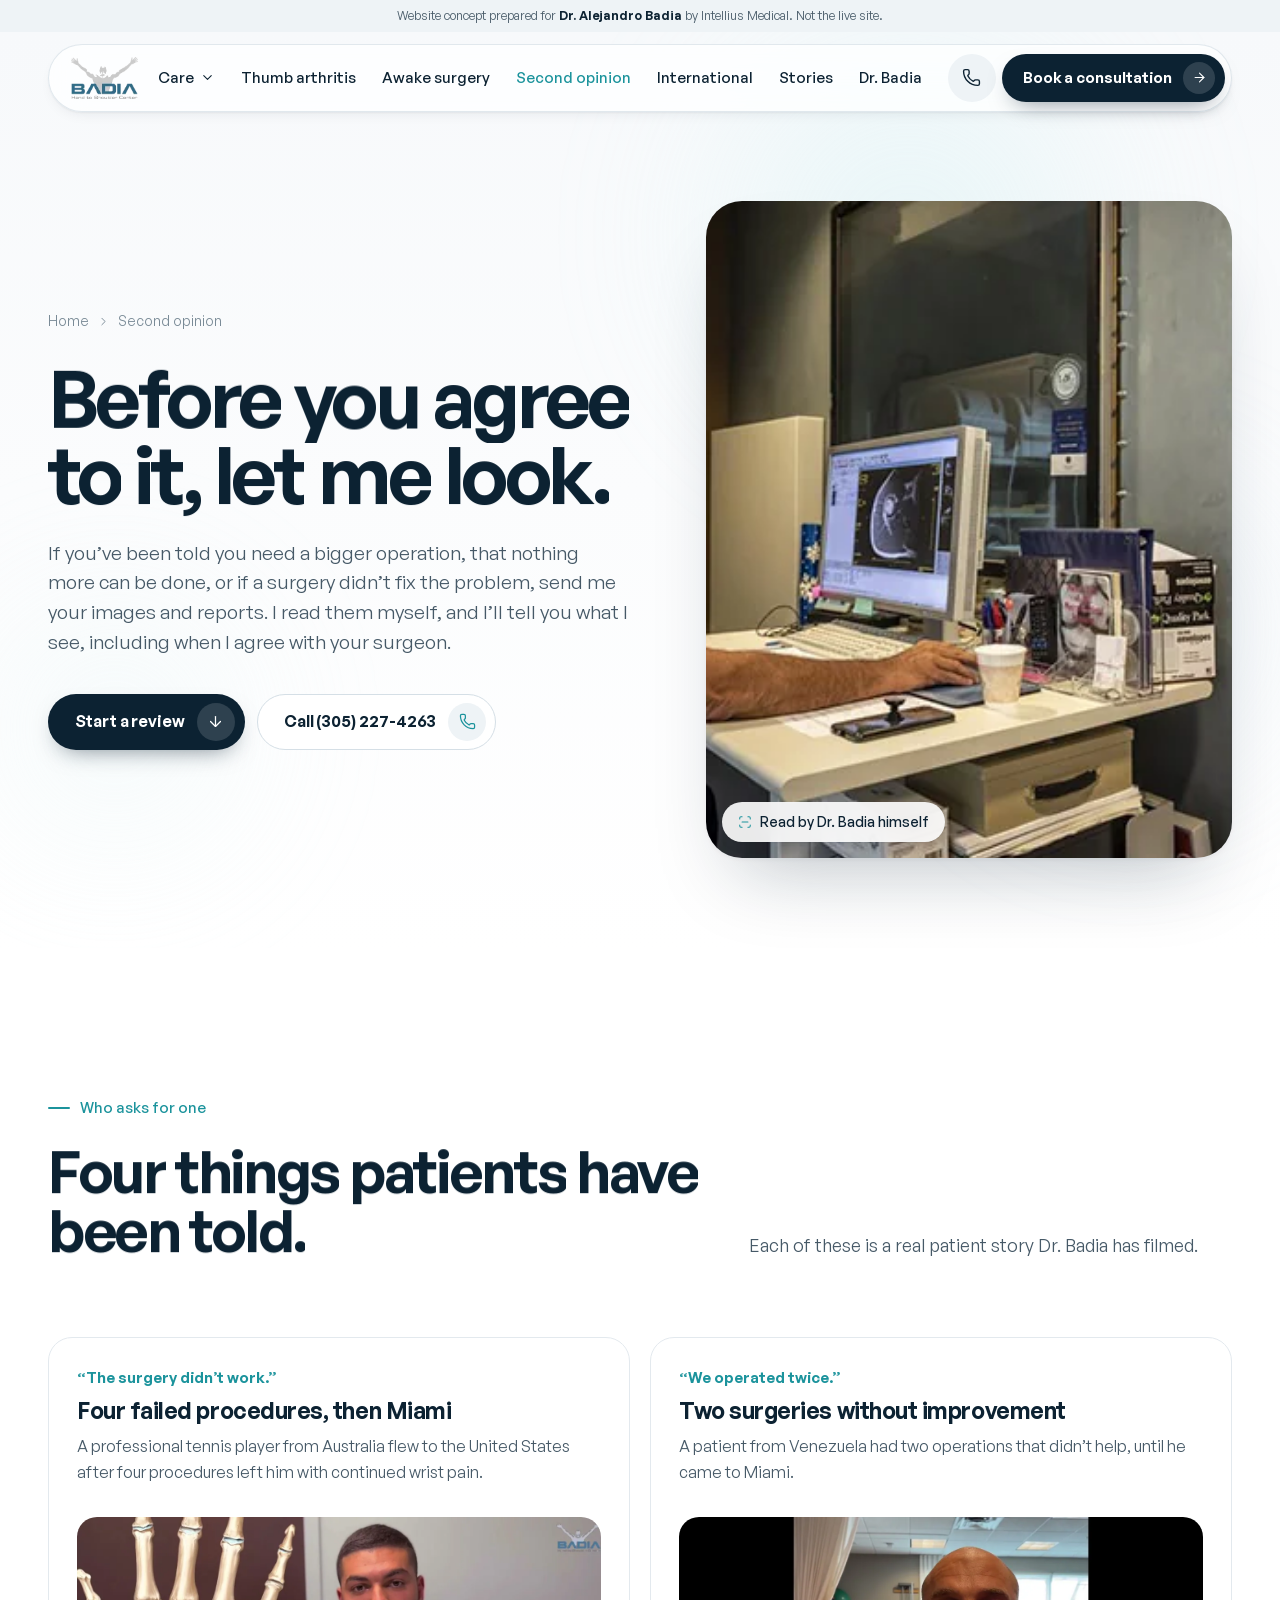
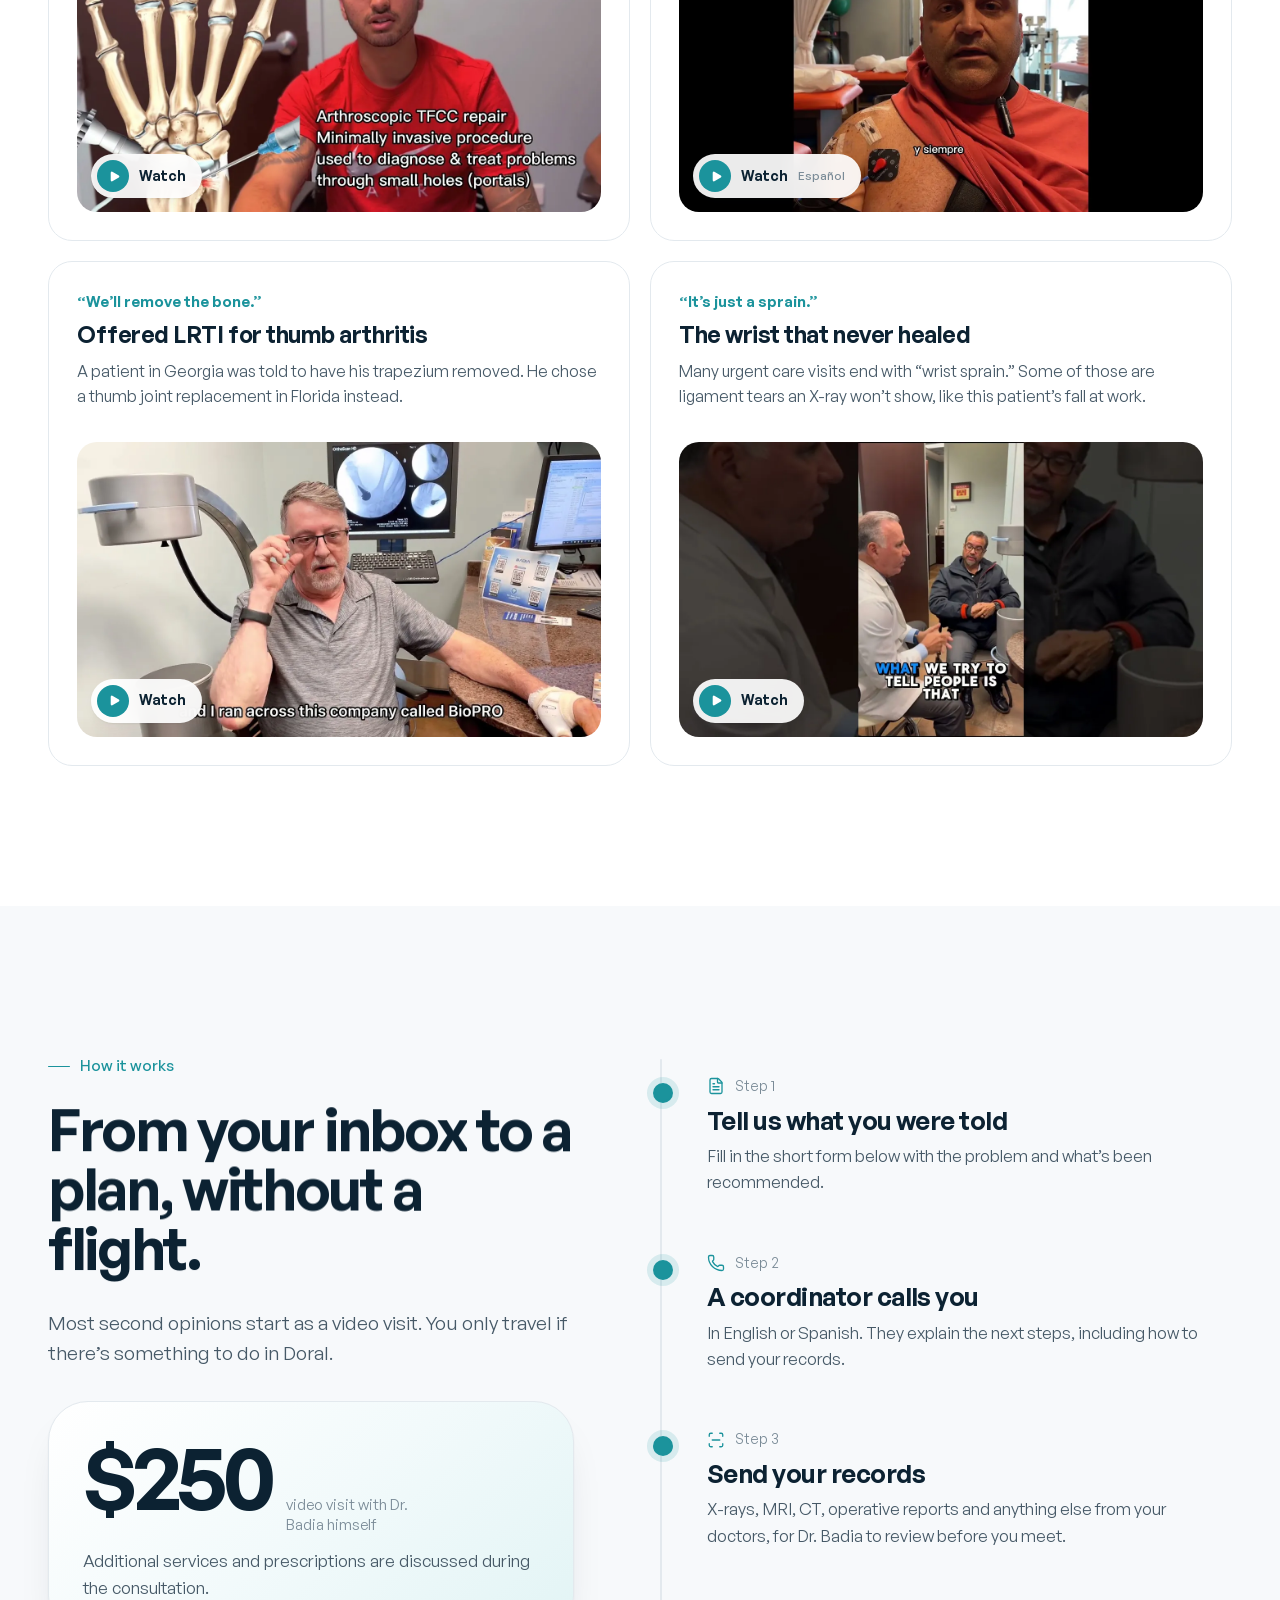
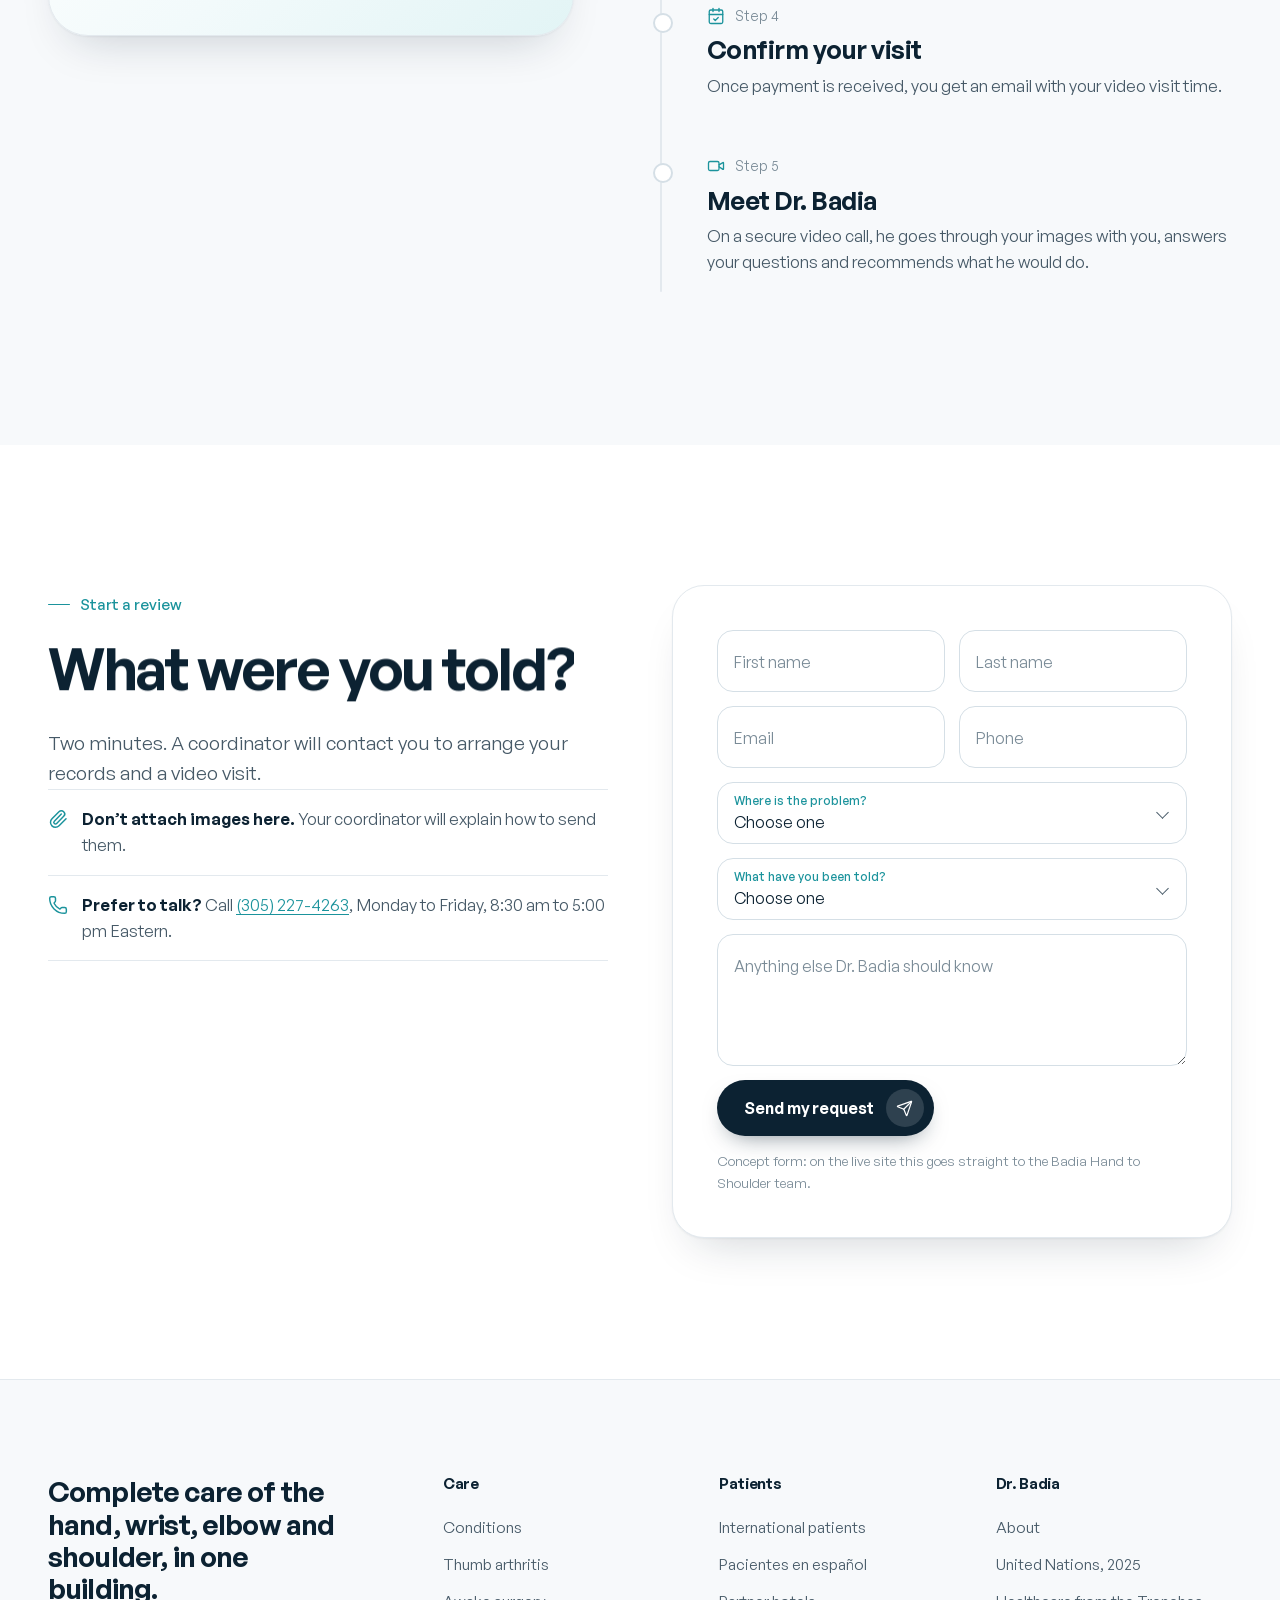
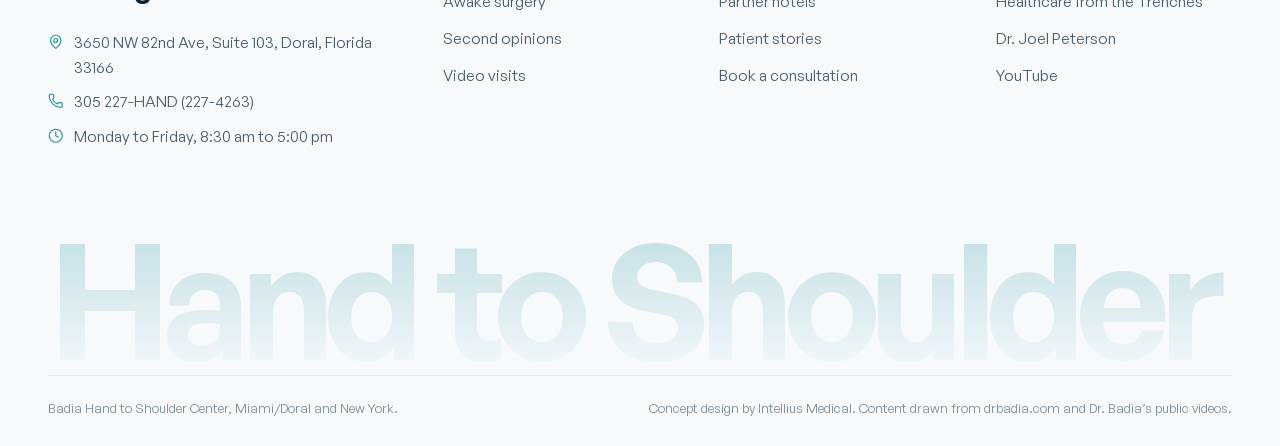
<file: second-opinion.html>
<!doctype html>
<html lang="en">
<head>
<meta charset="utf-8">
<meta name="viewport" content="width=device-width, initial-scale=1, viewport-fit=cover">
<meta name="robots" content="noindex, nofollow">
<meta name="theme-color" content="#f7f9fb">
<title>Second Opinion for Hand, Wrist, Elbow and Shoulder Surgery | Dr. Alejandro Badia</title>
<meta name="description" content="Told you need surgery, or surgery didn’t work? Send your images to Dr. Alejandro Badia for a second opinion by video visit.">
<link rel="icon" href="img/logo.webp">
<link rel="preload" href="fonts/general-sans-500.woff2" as="font" type="font/woff2" crossorigin>
<link rel="preload" href="fonts/general-sans-600.woff2" as="font" type="font/woff2" crossorigin>

<link rel="stylesheet" href="styles.css">
<script>if(!matchMedia("(prefers-reduced-motion: reduce)").matches){var h=document.documentElement;h.classList.add("motion");setTimeout(function(){h.classList.add("ready")},2500);}</script>
</head>
<body>
<div class="progress" aria-hidden="true"></div>
<div class="concept">Website concept prepared for <b>Dr. Alejandro Badia</b> by Intellius Medical. Not the live site.</div>
<header class="nav-shell">
  <div class="pill">
    <a class="logo" href="index.html" aria-label="Badia Hand to Shoulder Center, home"><img src="img/logo.webp" alt="Badia Hand to Shoulder Center" width="67" height="42"></a>
    <nav class="links" aria-label="Main">
      <button type="button" id="care-btn" aria-expanded="false" aria-controls="mega">Care <svg aria-hidden="true" focusable="false" class="i" xmlns="http://www.w3.org/2000/svg" viewBox="0 0 24 24" fill="none" stroke="currentColor" stroke-width="2" stroke-linecap="round" stroke-linejoin="round" > <path d="m6 9 6 6 6-6" /> </svg></button>
      <a href="thumb.html">Thumb arthritis</a><a href="awake-surgery.html">Awake surgery</a><a href="second-opinion.html" aria-current="page">Second opinion</a><a href="international.html">International</a><a href="stories.html">Stories</a><a href="about.html">Dr. Badia</a>
    </nav>
    <div class="nav-cta"><a class="icon-btn" href="tel:+13052274263" aria-label="Call (305) 227-4263"><svg aria-hidden="true" focusable="false" class="i" xmlns="http://www.w3.org/2000/svg" viewBox="0 0 24 24" fill="none" stroke="currentColor" stroke-width="2" stroke-linecap="round" stroke-linejoin="round" > <path d="M13.832 16.568a1 1 0 0 0 1.213-.303l.355-.465A2 2 0 0 1 17 15h3a2 2 0 0 1 2 2v3a2 2 0 0 1-2 2A18 18 0 0 1 2 4a2 2 0 0 1 2-2h3a2 2 0 0 1 2 2v3a2 2 0 0 1-.8 1.6l-.468.351a1 1 0 0 0-.292 1.233 14 14 0 0 0 6.392 6.384" /> </svg></a><a class="btn btn-dark btn-sm" href="contact.html">Book a consultation<span class="ic"><svg aria-hidden="true" focusable="false" class="i" xmlns="http://www.w3.org/2000/svg" viewBox="0 0 24 24" fill="none" stroke="currentColor" stroke-width="2" stroke-linecap="round" stroke-linejoin="round" > <path d="M5 12h14" /> <path d="m12 5 7 7-7 7" /> </svg><svg aria-hidden="true" focusable="false" class="i" xmlns="http://www.w3.org/2000/svg" viewBox="0 0 24 24" fill="none" stroke="currentColor" stroke-width="2" stroke-linecap="round" stroke-linejoin="round" > <path d="M5 12h14" /> <path d="m12 5 7 7-7 7" /> </svg></span></a></div>
    <button class="burger" type="button" data-sheet="open" aria-label="Open menu" aria-controls="sheet"><svg aria-hidden="true" focusable="false" class="i" xmlns="http://www.w3.org/2000/svg" viewBox="0 0 24 24" fill="none" stroke="currentColor" stroke-width="2" stroke-linecap="round" stroke-linejoin="round" > <path d="M4 5h16" /> <path d="M4 12h16" /> <path d="M4 19h16" /> </svg></button>
  </div>
  <div class="mega" id="mega" role="region" aria-label="Care by body area"><a class="tile" href="conditions.html#finger"><span class="ph"><img src="img/r-finger.webp" alt="" loading="lazy"></span><b>Finger</b><span>4 conditions</span></a><a class="tile" href="conditions.html#thumb"><span class="ph"><img src="img/r-thumb.webp" alt="" loading="lazy"></span><b>Thumb</b><span>4 conditions</span></a><a class="tile" href="conditions.html#hand"><span class="ph"><img src="img/r-hand.webp" alt="" loading="lazy"></span><b>Hand</b><span>5 conditions</span></a><a class="tile" href="conditions.html#wrist"><span class="ph"><img src="img/r-wrist.webp" alt="" loading="lazy"></span><b>Wrist</b><span>3 conditions</span></a><a class="tile" href="conditions.html#elbow"><span class="ph"><img src="img/r-elbow.webp" alt="" loading="lazy"></span><b>Elbow</b><span>4 conditions</span></a><a class="tile" href="conditions.html#shoulder"><span class="ph"><img src="img/r-shoulder.webp" alt="" loading="lazy"></span><b>Shoulder</b><span>5 conditions</span></a>
<a class="feat" href="thumb.html"><span><span class="k">Signature procedure</span><b>Thumb arthritis, without removing the bone</b><p>Staged with his own published system, treated with a joint replacement when it&rsquo;s needed.</p></span><span class="more">Explore <svg aria-hidden="true" focusable="false" class="i" xmlns="http://www.w3.org/2000/svg" viewBox="0 0 24 24" fill="none" stroke="currentColor" stroke-width="2" stroke-linecap="round" stroke-linejoin="round" > <path d="M5 12h14" /> <path d="m12 5 7 7-7 7" /> </svg></span></a></div>
</header>
<div class="sheet" id="sheet" role="dialog" aria-modal="true" aria-label="Menu">
  <div class="top"><a class="logo" href="index.html"><img src="img/logo.webp" alt="Badia Hand to Shoulder Center" width="67" height="42"></a><button type="button" data-sheet="close" aria-label="Close menu"><svg aria-hidden="true" focusable="false" class="i" xmlns="http://www.w3.org/2000/svg" viewBox="0 0 24 24" fill="none" stroke="currentColor" stroke-width="2" stroke-linecap="round" stroke-linejoin="round" > <path d="M18 6 6 18" /> <path d="m6 6 12 12" /> </svg></button></div>
  <nav aria-label="Mobile"><a href="conditions.html">Conditions<svg aria-hidden="true" focusable="false" class="i" xmlns="http://www.w3.org/2000/svg" viewBox="0 0 24 24" fill="none" stroke="currentColor" stroke-width="2" stroke-linecap="round" stroke-linejoin="round" > <path d="M7 7h10v10" /> <path d="M7 17 17 7" /> </svg></a><a href="thumb.html">Thumb arthritis<svg aria-hidden="true" focusable="false" class="i" xmlns="http://www.w3.org/2000/svg" viewBox="0 0 24 24" fill="none" stroke="currentColor" stroke-width="2" stroke-linecap="round" stroke-linejoin="round" > <path d="M7 7h10v10" /> <path d="M7 17 17 7" /> </svg></a><a href="awake-surgery.html">Awake surgery<svg aria-hidden="true" focusable="false" class="i" xmlns="http://www.w3.org/2000/svg" viewBox="0 0 24 24" fill="none" stroke="currentColor" stroke-width="2" stroke-linecap="round" stroke-linejoin="round" > <path d="M7 7h10v10" /> <path d="M7 17 17 7" /> </svg></a><a href="second-opinion.html">Second opinion<svg aria-hidden="true" focusable="false" class="i" xmlns="http://www.w3.org/2000/svg" viewBox="0 0 24 24" fill="none" stroke="currentColor" stroke-width="2" stroke-linecap="round" stroke-linejoin="round" > <path d="M7 7h10v10" /> <path d="M7 17 17 7" /> </svg></a><a href="international.html">International<svg aria-hidden="true" focusable="false" class="i" xmlns="http://www.w3.org/2000/svg" viewBox="0 0 24 24" fill="none" stroke="currentColor" stroke-width="2" stroke-linecap="round" stroke-linejoin="round" > <path d="M7 7h10v10" /> <path d="M7 17 17 7" /> </svg></a><a href="stories.html">Stories<svg aria-hidden="true" focusable="false" class="i" xmlns="http://www.w3.org/2000/svg" viewBox="0 0 24 24" fill="none" stroke="currentColor" stroke-width="2" stroke-linecap="round" stroke-linejoin="round" > <path d="M7 7h10v10" /> <path d="M7 17 17 7" /> </svg></a><a href="about.html">Dr. Badia<svg aria-hidden="true" focusable="false" class="i" xmlns="http://www.w3.org/2000/svg" viewBox="0 0 24 24" fill="none" stroke="currentColor" stroke-width="2" stroke-linecap="round" stroke-linejoin="round" > <path d="M7 7h10v10" /> <path d="M7 17 17 7" /> </svg></a><a href="contact.html">Request a consultation<svg aria-hidden="true" focusable="false" class="i" xmlns="http://www.w3.org/2000/svg" viewBox="0 0 24 24" fill="none" stroke="currentColor" stroke-width="2" stroke-linecap="round" stroke-linejoin="round" > <path d="M7 7h10v10" /> <path d="M7 17 17 7" /> </svg></a></nav>
  <div class="btns"><a class="btn btn-light" href="tel:+13052274263">Call (305) 227-4263<span class="ic"><svg aria-hidden="true" focusable="false" class="i" xmlns="http://www.w3.org/2000/svg" viewBox="0 0 24 24" fill="none" stroke="currentColor" stroke-width="2" stroke-linecap="round" stroke-linejoin="round" > <path d="M13.832 16.568a1 1 0 0 0 1.213-.303l.355-.465A2 2 0 0 1 17 15h3a2 2 0 0 1 2 2v3a2 2 0 0 1-2 2A18 18 0 0 1 2 4a2 2 0 0 1 2-2h3a2 2 0 0 1 2 2v3a2 2 0 0 1-.8 1.6l-.468.351a1 1 0 0 0-.292 1.233 14 14 0 0 0 6.392 6.384" /> </svg><svg aria-hidden="true" focusable="false" class="i" xmlns="http://www.w3.org/2000/svg" viewBox="0 0 24 24" fill="none" stroke="currentColor" stroke-width="2" stroke-linecap="round" stroke-linejoin="round" > <path d="M13.832 16.568a1 1 0 0 0 1.213-.303l.355-.465A2 2 0 0 1 17 15h3a2 2 0 0 1 2 2v3a2 2 0 0 1-2 2A18 18 0 0 1 2 4a2 2 0 0 1 2-2h3a2 2 0 0 1 2 2v3a2 2 0 0 1-.8 1.6l-.468.351a1 1 0 0 0-.292 1.233 14 14 0 0 0 6.392 6.384" /> </svg></span></a><a class="btn btn-dark" href="contact.html#video">Book a video visit<span class="ic"><svg aria-hidden="true" focusable="false" class="i" xmlns="http://www.w3.org/2000/svg" viewBox="0 0 24 24" fill="none" stroke="currentColor" stroke-width="2" stroke-linecap="round" stroke-linejoin="round" > <path d="m16 13 5.223 3.482a.5.5 0 0 0 .777-.416V7.87a.5.5 0 0 0-.752-.432L16 10.5" /> <rect x="2" y="6" width="14" height="12" rx="2" /> </svg><svg aria-hidden="true" focusable="false" class="i" xmlns="http://www.w3.org/2000/svg" viewBox="0 0 24 24" fill="none" stroke="currentColor" stroke-width="2" stroke-linecap="round" stroke-linejoin="round" > <path d="m16 13 5.223 3.482a.5.5 0 0 0 .777-.416V7.87a.5.5 0 0 0-.752-.432L16 10.5" /> <rect x="2" y="6" width="14" height="12" rx="2" /> </svg></span></a></div>
</div>
<main id="main">

<section class="phero"><div class="aurora" aria-hidden="true"><i></i><i></i><i></i></div><div class="wrap phero-grid"><div><p class="crumbs"><a href="index.html">Home</a><svg aria-hidden="true" focusable="false" class="i" xmlns="http://www.w3.org/2000/svg" viewBox="0 0 24 24" fill="none" stroke="currentColor" stroke-width="2" stroke-linecap="round" stroke-linejoin="round" > <path d="m9 18 6-6-6-6" /> </svg><span>Second opinion</span></p><h1 data-split>Before you agree to it, let me look.</h1><p class="lede">If you&rsquo;ve been told you need a bigger operation, that nothing more can be done, or if a surgery didn&rsquo;t fix the problem, send me your images and reports. I read them myself, and I&rsquo;ll tell you what I see, including when I agree with your surgeon.</p><div class="actions"><a class="btn btn-dark" href="#start">Start a review<span class="ic"><svg aria-hidden="true" focusable="false" class="i" xmlns="http://www.w3.org/2000/svg" viewBox="0 0 24 24" fill="none" stroke="currentColor" stroke-width="2" stroke-linecap="round" stroke-linejoin="round" > <path d="M12 5v14" /> <path d="m19 12-7 7-7-7" /> </svg><svg aria-hidden="true" focusable="false" class="i" xmlns="http://www.w3.org/2000/svg" viewBox="0 0 24 24" fill="none" stroke="currentColor" stroke-width="2" stroke-linecap="round" stroke-linejoin="round" > <path d="M12 5v14" /> <path d="m19 12-7 7-7-7" /> </svg></span></a><a class="btn btn-light" href="tel:+13052274263">Call (305) 227-4263<span class="ic"><svg aria-hidden="true" focusable="false" class="i" xmlns="http://www.w3.org/2000/svg" viewBox="0 0 24 24" fill="none" stroke="currentColor" stroke-width="2" stroke-linecap="round" stroke-linejoin="round" > <path d="M13.832 16.568a1 1 0 0 0 1.213-.303l.355-.465A2 2 0 0 1 17 15h3a2 2 0 0 1 2 2v3a2 2 0 0 1-2 2A18 18 0 0 1 2 4a2 2 0 0 1 2-2h3a2 2 0 0 1 2 2v3a2 2 0 0 1-.8 1.6l-.468.351a1 1 0 0 0-.292 1.233 14 14 0 0 0 6.392 6.384" /> </svg><svg aria-hidden="true" focusable="false" class="i" xmlns="http://www.w3.org/2000/svg" viewBox="0 0 24 24" fill="none" stroke="currentColor" stroke-width="2" stroke-linecap="round" stroke-linejoin="round" > <path d="M13.832 16.568a1 1 0 0 0 1.213-.303l.355-.465A2 2 0 0 1 17 15h3a2 2 0 0 1 2 2v3a2 2 0 0 1-2 2A18 18 0 0 1 2 4a2 2 0 0 1 2-2h3a2 2 0 0 1 2 2v3a2 2 0 0 1-.8 1.6l-.468.351a1 1 0 0 0-.292 1.233 14 14 0 0 0 6.392 6.384" /> </svg></span></a></div></div><div class="media"><img src="img/imaging-review.webp" alt="Dr. Badia in scrubs reviewing imaging at a workstation"><span class="tag"><svg aria-hidden="true" focusable="false" class="i" xmlns="http://www.w3.org/2000/svg" viewBox="0 0 24 24" fill="none" stroke="currentColor" stroke-width="2" stroke-linecap="round" stroke-linejoin="round" > <path d="M3 7V5a2 2 0 0 1 2-2h2" /> <path d="M17 3h2a2 2 0 0 1 2 2v2" /> <path d="M21 17v2a2 2 0 0 1-2 2h-2" /> <path d="M7 21H5a2 2 0 0 1-2-2v-2" /> <path d="M7 12h10" /> </svg>Read by Dr. Badia himself</span></div></div></section>

<section class="section" aria-labelledby="who-h">
  <div class="wrap">
    <div class="head"><div><span class="eyebrow">Who asks for one</span><h2 id="who-h" data-split>Four things patients have been told.</h2></div><p>Each of these is a real patient story Dr. Badia has filmed.</p></div>
    <div class="grid-2" data-stagger style="gap:20px"><div class="card2"><p class="q">&ldquo;The surgery didn&rsquo;t work.&rdquo;</p><h3>Four failed procedures, then Miami</h3><p>A professional tennis player from Australia flew to the United States after four procedures left him with continued wrist pain.</p><div class="mt-m"><button class="vid" type="button" data-yt="CTIWLbZoxSQ" data-title="Professional tennis player after four failed procedures" aria-label="Play video: Professional tennis player after four failed procedures"><img src="img/v/CTIWLbZoxSQ.webp" alt="" loading="lazy" width="1280" height="720"><span class="pl"><i><svg aria-hidden="true" focusable="false" class="i" xmlns="http://www.w3.org/2000/svg" viewBox="0 0 24 24" fill="none" stroke="currentColor" stroke-width="2" stroke-linecap="round" stroke-linejoin="round" > <path d="M5 5a2 2 0 0 1 3.008-1.728l11.997 6.998a2 2 0 0 1 .003 3.458l-12 7A2 2 0 0 1 5 19z" /> </svg></i>Watch</span></button></div></div><div class="card2"><p class="q">&ldquo;We operated twice.&rdquo;</p><h3>Two surgeries without improvement</h3><p>A patient from Venezuela had two operations that didn&rsquo;t help, until he came to Miami.</p><div class="mt-m"><button class="vid" type="button" data-yt="ZdKDG4QYKBg" data-title="Venezuelan patient after two surgeries" aria-label="Play video: Venezuelan patient after two surgeries"><img src="img/v/ZdKDG4QYKBg.webp" alt="" loading="lazy" width="1280" height="720"><span class="pl"><i><svg aria-hidden="true" focusable="false" class="i" xmlns="http://www.w3.org/2000/svg" viewBox="0 0 24 24" fill="none" stroke="currentColor" stroke-width="2" stroke-linecap="round" stroke-linejoin="round" > <path d="M5 5a2 2 0 0 1 3.008-1.728l11.997 6.998a2 2 0 0 1 .003 3.458l-12 7A2 2 0 0 1 5 19z" /> </svg></i>Watch <small>Español</small></span></button></div></div><div class="card2"><p class="q">&ldquo;We&rsquo;ll remove the bone.&rdquo;</p><h3>Offered LRTI for thumb arthritis</h3><p>A patient in Georgia was told to have his trapezium removed. He chose a thumb joint replacement in Florida instead.</p><div class="mt-m"><button class="vid" type="button" data-yt="qg_bJOrW4n8" data-title="Offered LRTI in Georgia" aria-label="Play video: Offered LRTI in Georgia"><img src="img/v/qg_bJOrW4n8.webp" alt="" loading="lazy" width="1280" height="720"><span class="pl"><i><svg aria-hidden="true" focusable="false" class="i" xmlns="http://www.w3.org/2000/svg" viewBox="0 0 24 24" fill="none" stroke="currentColor" stroke-width="2" stroke-linecap="round" stroke-linejoin="round" > <path d="M5 5a2 2 0 0 1 3.008-1.728l11.997 6.998a2 2 0 0 1 .003 3.458l-12 7A2 2 0 0 1 5 19z" /> </svg></i>Watch</span></button></div></div><div class="card2"><p class="q">&ldquo;It&rsquo;s just a sprain.&rdquo;</p><h3>The wrist that never healed</h3><p>Many urgent care visits end with &ldquo;wrist sprain.&rdquo; Some of those are ligament tears an X-ray won&rsquo;t show, like this patient&rsquo;s fall at work.</p><div class="mt-m"><button class="vid" type="button" data-yt="Wk2XNQu5FKU" data-title="Misdiagnosed wrist pain after a fall at work" aria-label="Play video: Misdiagnosed wrist pain after a fall at work"><img src="img/v/Wk2XNQu5FKU.webp" alt="" loading="lazy" width="1280" height="720"><span class="pl"><i><svg aria-hidden="true" focusable="false" class="i" xmlns="http://www.w3.org/2000/svg" viewBox="0 0 24 24" fill="none" stroke="currentColor" stroke-width="2" stroke-linecap="round" stroke-linejoin="round" > <path d="M5 5a2 2 0 0 1 3.008-1.728l11.997 6.998a2 2 0 0 1 .003 3.458l-12 7A2 2 0 0 1 5 19z" /> </svg></i>Watch</span></button></div></div></div>
  </div>
</section>

<section class="section alt" aria-labelledby="how-h">
  <div class="wrap visit">
    <div>
      <span class="eyebrow">How it works</span>
      <h2 id="how-h" data-split>From your inbox to a plan, without a flight.</h2>
      <p class="lede mt-m">Most second opinions start as a video visit. You only travel if there&rsquo;s something to do in Doral.</p>
      <div class="vv mt-m" style="grid-template-columns:1fr"><div class="txt" style="padding:34px"><div class="price" style="margin:0 0 12px"><b>$250</b><span>video visit with Dr. Badia himself</span></div><p>Additional services and prescriptions are discussed during the consultation.</p></div></div>
    </div>
    <ol class="steps"><span class="bar" aria-hidden="true"></span>
      <li data-img="x"><p class="k"><svg aria-hidden="true" focusable="false" class="i" xmlns="http://www.w3.org/2000/svg" viewBox="0 0 24 24" fill="none" stroke="currentColor" stroke-width="2" stroke-linecap="round" stroke-linejoin="round" > <path d="M6 22a2 2 0 0 1-2-2V4a2 2 0 0 1 2-2h8a2.4 2.4 0 0 1 1.704.706l3.588 3.588A2.4 2.4 0 0 1 20 8v12a2 2 0 0 1-2 2z" /> <path d="M14 2v5a1 1 0 0 0 1 1h5" /> <path d="M10 9H8" /> <path d="M16 13H8" /> <path d="M16 17H8" /> </svg>Step 1</p><h3>Tell us what you were told</h3><p>Fill in the short form below with the problem and what&rsquo;s been recommended.</p></li>
      <li data-img="x"><p class="k"><svg aria-hidden="true" focusable="false" class="i" xmlns="http://www.w3.org/2000/svg" viewBox="0 0 24 24" fill="none" stroke="currentColor" stroke-width="2" stroke-linecap="round" stroke-linejoin="round" > <path d="M13.832 16.568a1 1 0 0 0 1.213-.303l.355-.465A2 2 0 0 1 17 15h3a2 2 0 0 1 2 2v3a2 2 0 0 1-2 2A18 18 0 0 1 2 4a2 2 0 0 1 2-2h3a2 2 0 0 1 2 2v3a2 2 0 0 1-.8 1.6l-.468.351a1 1 0 0 0-.292 1.233 14 14 0 0 0 6.392 6.384" /> </svg>Step 2</p><h3>A coordinator calls you</h3><p>In English or Spanish. They explain the next steps, including how to send your records.</p></li>
      <li data-img="x"><p class="k"><svg aria-hidden="true" focusable="false" class="i" xmlns="http://www.w3.org/2000/svg" viewBox="0 0 24 24" fill="none" stroke="currentColor" stroke-width="2" stroke-linecap="round" stroke-linejoin="round" > <path d="M3 7V5a2 2 0 0 1 2-2h2" /> <path d="M17 3h2a2 2 0 0 1 2 2v2" /> <path d="M21 17v2a2 2 0 0 1-2 2h-2" /> <path d="M7 21H5a2 2 0 0 1-2-2v-2" /> <path d="M7 12h10" /> </svg>Step 3</p><h3>Send your records</h3><p>X-rays, MRI, CT, operative reports and anything else from your doctors, for Dr. Badia to review before you meet.</p></li>
      <li data-img="x"><p class="k"><svg aria-hidden="true" focusable="false" class="i" xmlns="http://www.w3.org/2000/svg" viewBox="0 0 24 24" fill="none" stroke="currentColor" stroke-width="2" stroke-linecap="round" stroke-linejoin="round" > <path d="M8 2v4" /> <path d="M16 2v4" /> <rect width="18" height="18" x="3" y="4" rx="2" /> <path d="M3 10h18" /> <path d="m9 16 2 2 4-4" /> </svg>Step 4</p><h3>Confirm your visit</h3><p>Once payment is received, you get an email with your video visit time.</p></li>
      <li data-img="x"><p class="k"><svg aria-hidden="true" focusable="false" class="i" xmlns="http://www.w3.org/2000/svg" viewBox="0 0 24 24" fill="none" stroke="currentColor" stroke-width="2" stroke-linecap="round" stroke-linejoin="round" > <path d="m16 13 5.223 3.482a.5.5 0 0 0 .777-.416V7.87a.5.5 0 0 0-.752-.432L16 10.5" /> <rect x="2" y="6" width="14" height="12" rx="2" /> </svg>Step 5</p><h3>Meet Dr. Badia</h3><p>On a secure video call, he goes through your images with you, answers your questions and recommends what he would do.</p></li>
    </ol>
  </div>
</section>

<section class="section" id="start" aria-labelledby="f-h">
  <div class="wrap grid-2" style="align-items:start">
    <div>
      <span class="eyebrow">Start a review</span>
      <h2 id="f-h" data-split>What were you told?</h2>
      <p class="lede mt-m">Two minutes. A coordinator will contact you to arrange your records and a video visit.</p>
      <ul class="plain mt-m">
        <li><svg aria-hidden="true" focusable="false" class="i" xmlns="http://www.w3.org/2000/svg" viewBox="0 0 24 24" fill="none" stroke="currentColor" stroke-width="2" stroke-linecap="round" stroke-linejoin="round" > <path d="m16 6-8.414 8.586a2 2 0 0 0 2.829 2.829l8.414-8.586a4 4 0 1 0-5.657-5.657l-8.379 8.551a6 6 0 1 0 8.485 8.485l8.379-8.551" /> </svg><span><b>Don&rsquo;t attach images here.</b> Your coordinator will explain how to send them.</span></li>
        <li><svg aria-hidden="true" focusable="false" class="i" xmlns="http://www.w3.org/2000/svg" viewBox="0 0 24 24" fill="none" stroke="currentColor" stroke-width="2" stroke-linecap="round" stroke-linejoin="round" > <path d="M13.832 16.568a1 1 0 0 0 1.213-.303l.355-.465A2 2 0 0 1 17 15h3a2 2 0 0 1 2 2v3a2 2 0 0 1-2 2A18 18 0 0 1 2 4a2 2 0 0 1 2-2h3a2 2 0 0 1 2 2v3a2 2 0 0 1-.8 1.6l-.468.351a1 1 0 0 0-.292 1.233 14 14 0 0 0 6.392 6.384" /> </svg><span><b>Prefer to talk?</b> Call <a href="tel:+13052274263">(305) 227-4263</a>, Monday to Friday, 8:30 am to 5:00 pm Eastern.</span></li>
      </ul>
    </div>
    <form class="form" data-concept>
      
      <div class="row"><label class="fl"><input name="first" autocomplete="given-name" placeholder=" " required><span>First name</span></label><label class="fl"><input name="last" autocomplete="family-name" placeholder=" " required><span>Last name</span></label></div>
      <div class="row"><label class="fl"><input type="email" name="email" autocomplete="email" placeholder=" " required><span>Email</span></label><label class="fl"><input type="tel" name="phone" autocomplete="tel" placeholder=" " required><span>Phone</span></label></div>
      <label class="fl sel"><select name="area" required><option value="">Choose one</option><option>Finger</option><option>Thumb</option><option>Hand</option><option>Wrist</option><option>Elbow</option><option>Shoulder</option></select><span>Where is the problem?</span></label>
      <label class="fl sel"><select name="told"><option value="">Choose one</option><option>I need surgery and want another opinion</option><option>I had surgery and still have the problem</option><option>I was told nothing more can be done</option><option>I was told it&rsquo;s a sprain or strain</option><option>Something else</option></select><span>What have you been told?</span></label>
      <label class="fl"><textarea name="notes" placeholder=" "></textarea><span>Anything else Dr. Badia should know</span></label>
      <button class="btn btn-dark" type="submit">Send my request<span class="ic"><svg aria-hidden="true" focusable="false" class="i" xmlns="http://www.w3.org/2000/svg" viewBox="0 0 24 24" fill="none" stroke="currentColor" stroke-width="2" stroke-linecap="round" stroke-linejoin="round" > <path d="M14.536 21.686a.5.5 0 0 0 .937-.024l6.5-19a.496.496 0 0 0-.635-.635l-19 6.5a.5.5 0 0 0-.024.937l7.93 3.18a2 2 0 0 1 1.112 1.11z" /> <path d="m21.854 2.147-10.94 10.939" /> </svg><svg aria-hidden="true" focusable="false" class="i" xmlns="http://www.w3.org/2000/svg" viewBox="0 0 24 24" fill="none" stroke="currentColor" stroke-width="2" stroke-linecap="round" stroke-linejoin="round" > <path d="M14.536 21.686a.5.5 0 0 0 .937-.024l6.5-19a.496.496 0 0 0-.635-.635l-19 6.5a.5.5 0 0 0-.024.937l7.93 3.18a2 2 0 0 1 1.112 1.11z" /> <path d="m21.854 2.147-10.94 10.939" /> </svg></span></button>
      <p class="note">Concept form: on the live site this goes straight to the Badia Hand to Shoulder team.</p>
      <p class="done" role="status"><svg aria-hidden="true" focusable="false" class="i" xmlns="http://www.w3.org/2000/svg" viewBox="0 0 24 24" fill="none" stroke="currentColor" stroke-width="2" stroke-linecap="round" stroke-linejoin="round" > <circle cx="12" cy="12" r="10" /> <path d="m9 12 2 2 4-4" /> </svg>Thank you. A coordinator will contact you to arrange your records. (Concept preview: nothing was sent.)</p>
    </form>
  </div>
</section>

</main>
<footer class="ftr">
  <div class="wrap">
    <div class="ftr-grid">
      <div>
        <p class="big">Complete care of the hand, wrist, elbow and shoulder, in one building.</p>
        <div class="contact">
          <span><svg aria-hidden="true" focusable="false" class="i" xmlns="http://www.w3.org/2000/svg" viewBox="0 0 24 24" fill="none" stroke="currentColor" stroke-width="2" stroke-linecap="round" stroke-linejoin="round" > <path d="M20 10c0 4.993-5.539 10.193-7.399 11.799a1 1 0 0 1-1.202 0C9.539 20.193 4 14.993 4 10a8 8 0 0 1 16 0" /> <circle cx="12" cy="10" r="3" /> </svg>3650 NW 82nd Ave, Suite 103, Doral, Florida 33166</span>
          <span><svg aria-hidden="true" focusable="false" class="i" xmlns="http://www.w3.org/2000/svg" viewBox="0 0 24 24" fill="none" stroke="currentColor" stroke-width="2" stroke-linecap="round" stroke-linejoin="round" > <path d="M13.832 16.568a1 1 0 0 0 1.213-.303l.355-.465A2 2 0 0 1 17 15h3a2 2 0 0 1 2 2v3a2 2 0 0 1-2 2A18 18 0 0 1 2 4a2 2 0 0 1 2-2h3a2 2 0 0 1 2 2v3a2 2 0 0 1-.8 1.6l-.468.351a1 1 0 0 0-.292 1.233 14 14 0 0 0 6.392 6.384" /> </svg><a href="tel:+13052274263">305 227-HAND (227-4263)</a></span>
          <span><svg aria-hidden="true" focusable="false" class="i" xmlns="http://www.w3.org/2000/svg" viewBox="0 0 24 24" fill="none" stroke="currentColor" stroke-width="2" stroke-linecap="round" stroke-linejoin="round" > <circle cx="12" cy="12" r="10" /> <path d="M12 6v6l4 2" /> </svg>Monday to Friday, 8:30 am to 5:00 pm</span>
        </div>
      </div>
      <div><h4>Care</h4><ul><li><a href="conditions.html">Conditions</a></li><li><a href="thumb.html">Thumb arthritis</a></li><li><a href="awake-surgery.html">Awake surgery</a></li><li><a href="second-opinion.html">Second opinions</a></li><li><a href="contact.html#video">Video visits</a></li></ul></div>
      <div><h4>Patients</h4><ul><li><a href="international.html">International patients</a></li><li><a href="international.html?lang=es">Pacientes en espa&ntilde;ol</a></li><li><a href="international.html#hotels">Partner hotels</a></li><li><a href="stories.html">Patient stories</a></li><li><a href="contact.html">Book a consultation</a></li></ul></div>
      <div><h4>Dr. Badia</h4><ul><li><a href="about.html">About</a></li><li><a href="about.html#un">United Nations, 2025</a></li><li><a href="about.html#book">Healthcare from the Trenches</a></li><li><a href="about.html#team">Dr. Joel Peterson</a></li><li><a href="https://www.youtube.com/@drbadia" rel="noopener">YouTube</a></li></ul></div>
    </div>
    <div class="mark" data-fit aria-hidden="true">Hand to Shoulder</div>
    <div class="ftr-bottom"><span>Badia Hand to Shoulder Center, Miami/Doral and New York.</span><span>Concept design by Intellius Medical. Content drawn from drbadia.com and Dr. Badia&rsquo;s public videos.</span></div>
  </div>
</footer>
<div class="mbar"><a class="icon-btn" href="tel:+13052274263" aria-label="Call (305) 227-4263"><svg aria-hidden="true" focusable="false" class="i" xmlns="http://www.w3.org/2000/svg" viewBox="0 0 24 24" fill="none" stroke="currentColor" stroke-width="2" stroke-linecap="round" stroke-linejoin="round" > <path d="M13.832 16.568a1 1 0 0 0 1.213-.303l.355-.465A2 2 0 0 1 17 15h3a2 2 0 0 1 2 2v3a2 2 0 0 1-2 2A18 18 0 0 1 2 4a2 2 0 0 1 2-2h3a2 2 0 0 1 2 2v3a2 2 0 0 1-.8 1.6l-.468.351a1 1 0 0 0-.292 1.233 14 14 0 0 0 6.392 6.384" /> </svg></a><a class="btn btn-dark" href="contact.html">Book a consultation<span class="ic"><svg aria-hidden="true" focusable="false" class="i" xmlns="http://www.w3.org/2000/svg" viewBox="0 0 24 24" fill="none" stroke="currentColor" stroke-width="2" stroke-linecap="round" stroke-linejoin="round" > <path d="M5 12h14" /> <path d="m12 5 7 7-7 7" /> </svg><svg aria-hidden="true" focusable="false" class="i" xmlns="http://www.w3.org/2000/svg" viewBox="0 0 24 24" fill="none" stroke="currentColor" stroke-width="2" stroke-linecap="round" stroke-linejoin="round" > <path d="M5 12h14" /> <path d="m12 5 7 7-7 7" /> </svg></span></a></div>
<div class="lb" id="lb" role="dialog" aria-modal="true" aria-label="Video" aria-hidden="true"><button class="close" type="button" aria-label="Close video"><svg aria-hidden="true" focusable="false" class="i" xmlns="http://www.w3.org/2000/svg" viewBox="0 0 24 24" fill="none" stroke="currentColor" stroke-width="2" stroke-linecap="round" stroke-linejoin="round" > <path d="M18 6 6 18" /> <path d="m6 6 12 12" /> </svg></button><div class="wrapc"><div class="frame"></div><p class="cap"></p></div></div>
<div class="follow" aria-hidden="true">Play</div>
<script src="vendor/gsap.min.js"></script>
<script src="vendor/ScrollTrigger.min.js"></script>
<script src="vendor/lenis.min.js"></script>

<script src="app.js"></script>
</body>
</html>
</file>
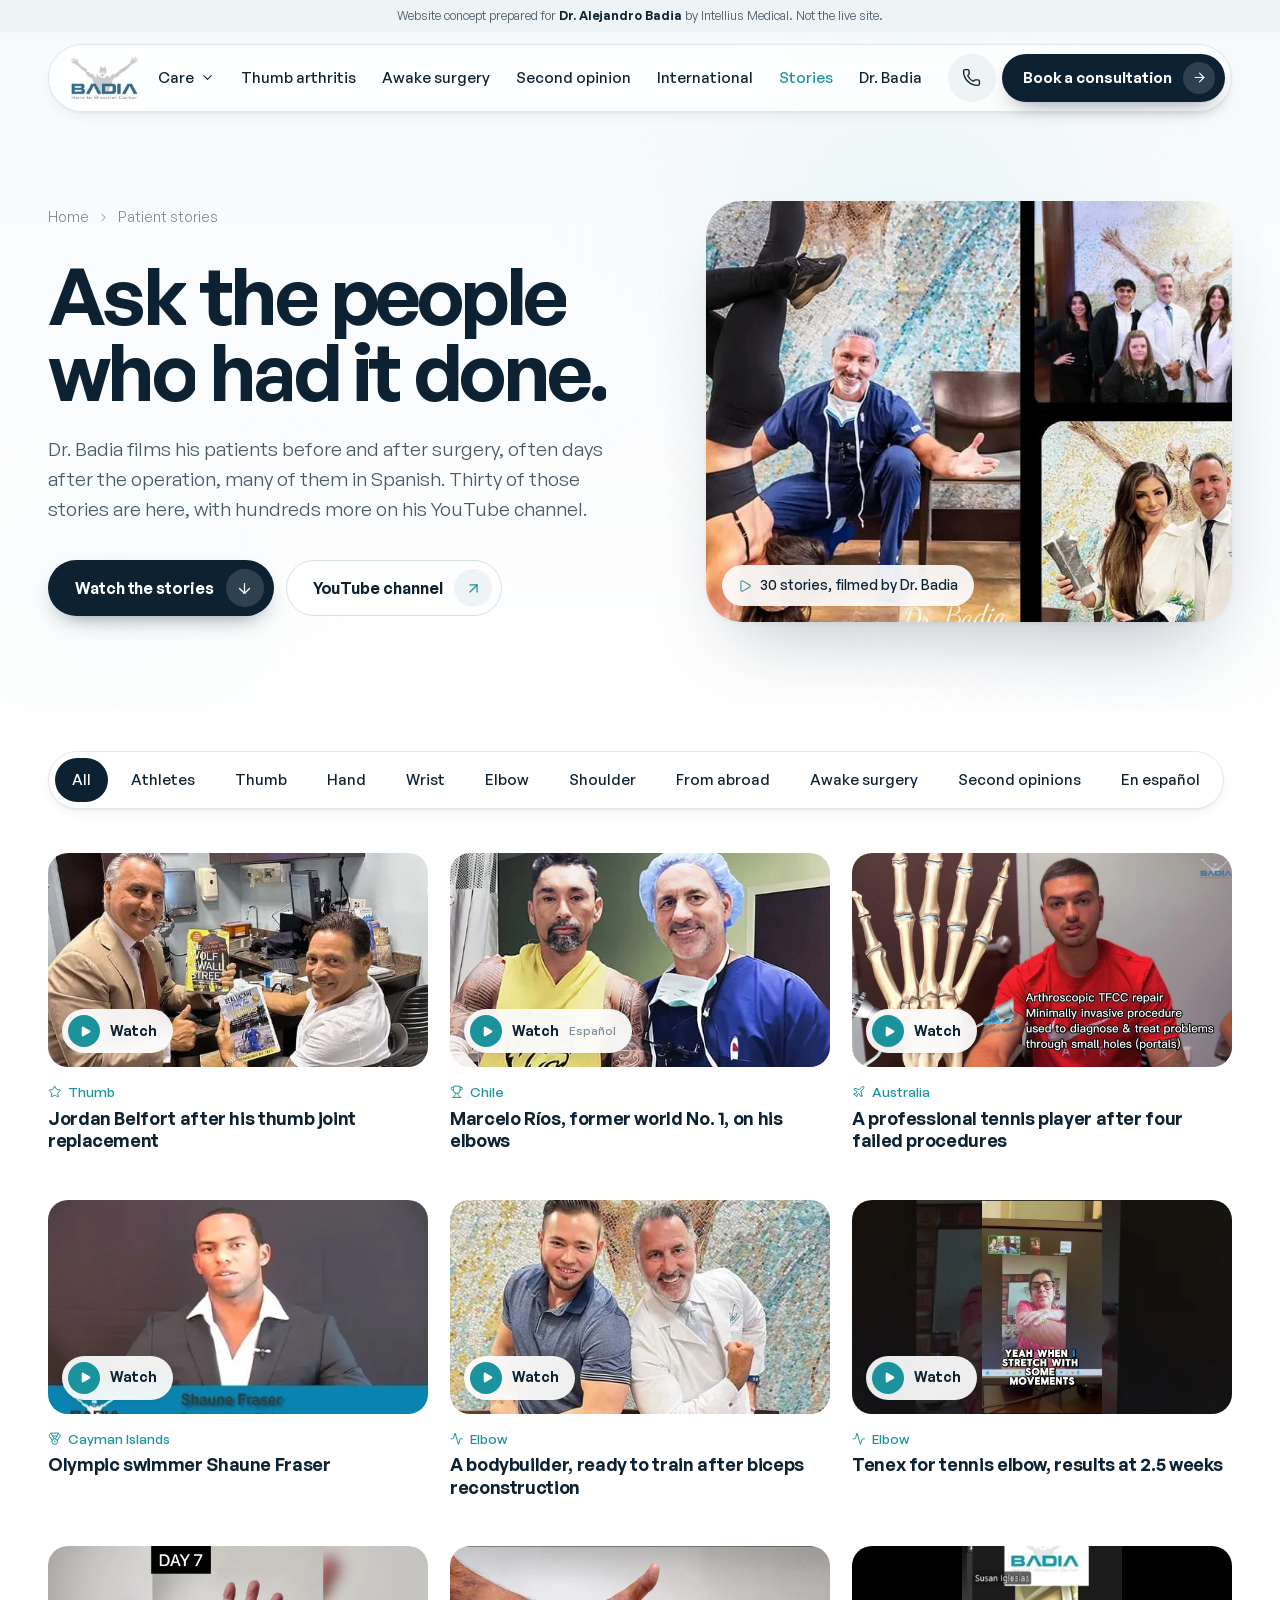
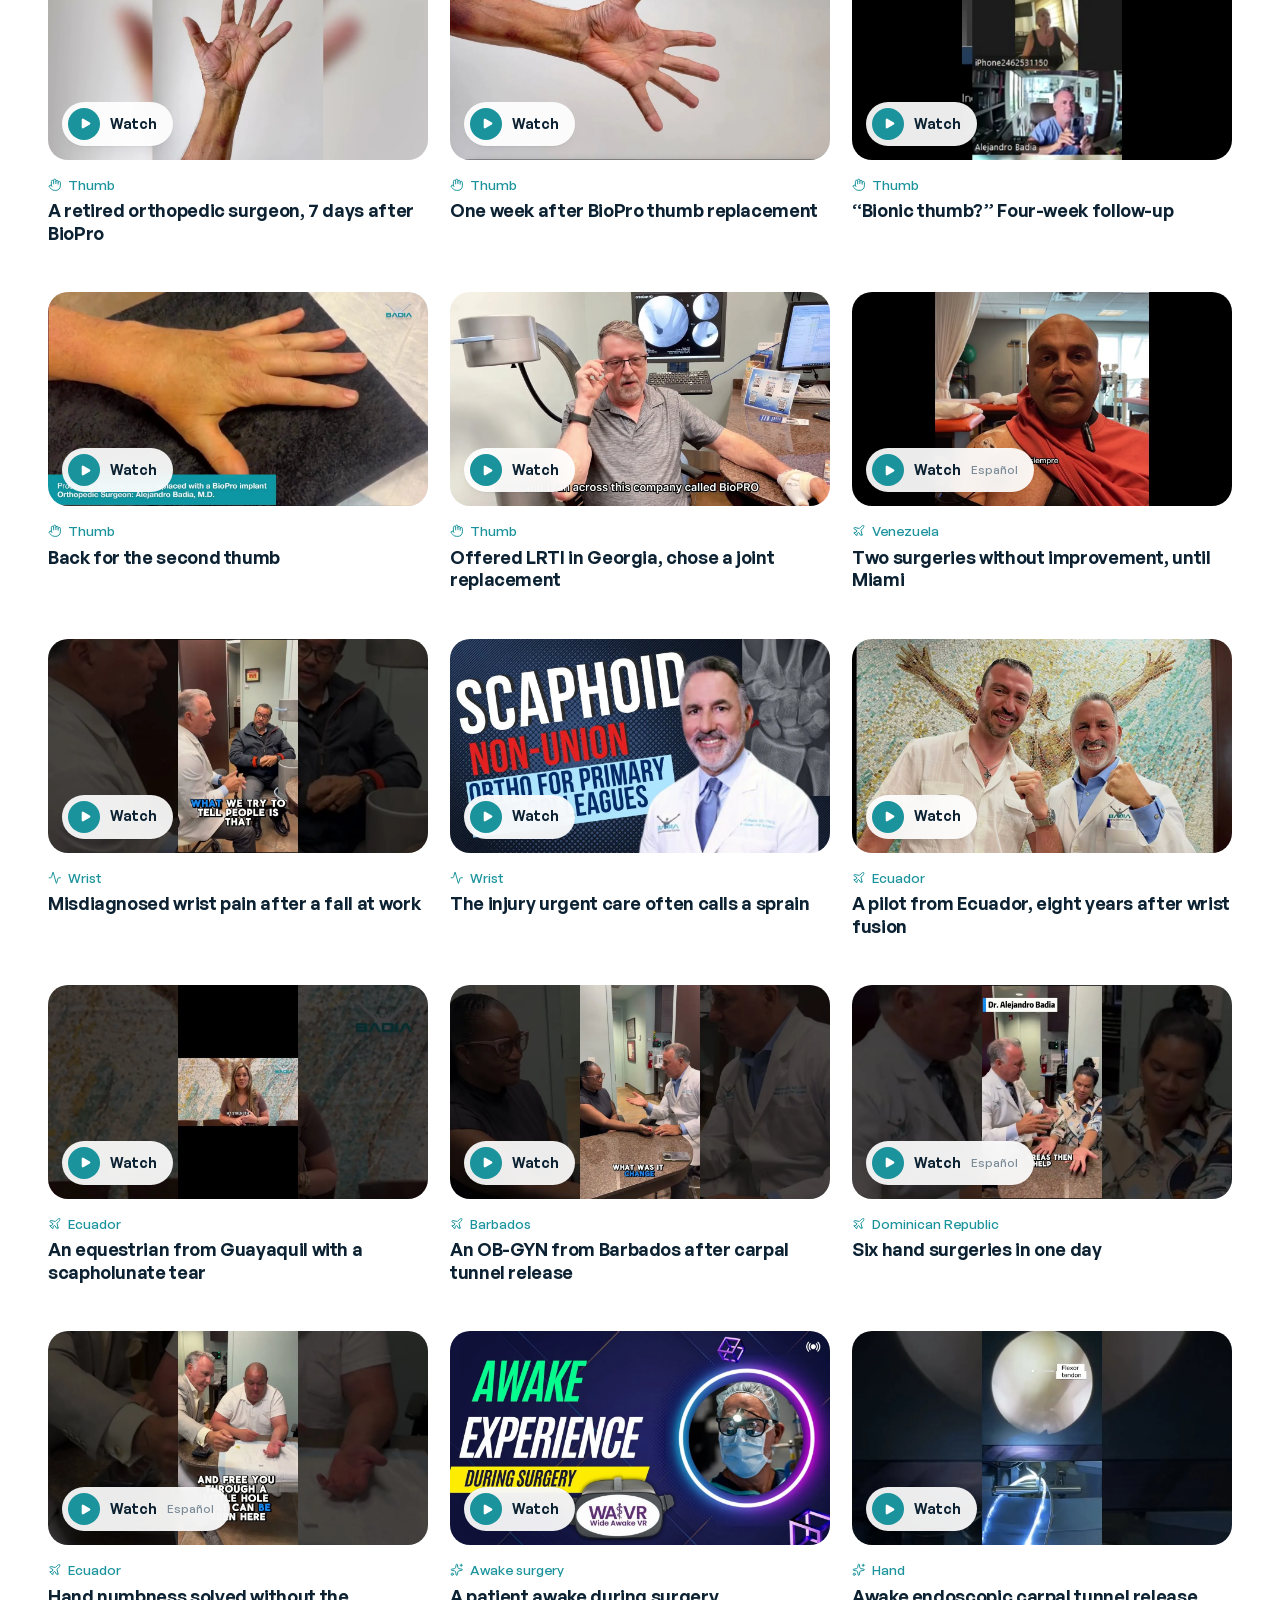
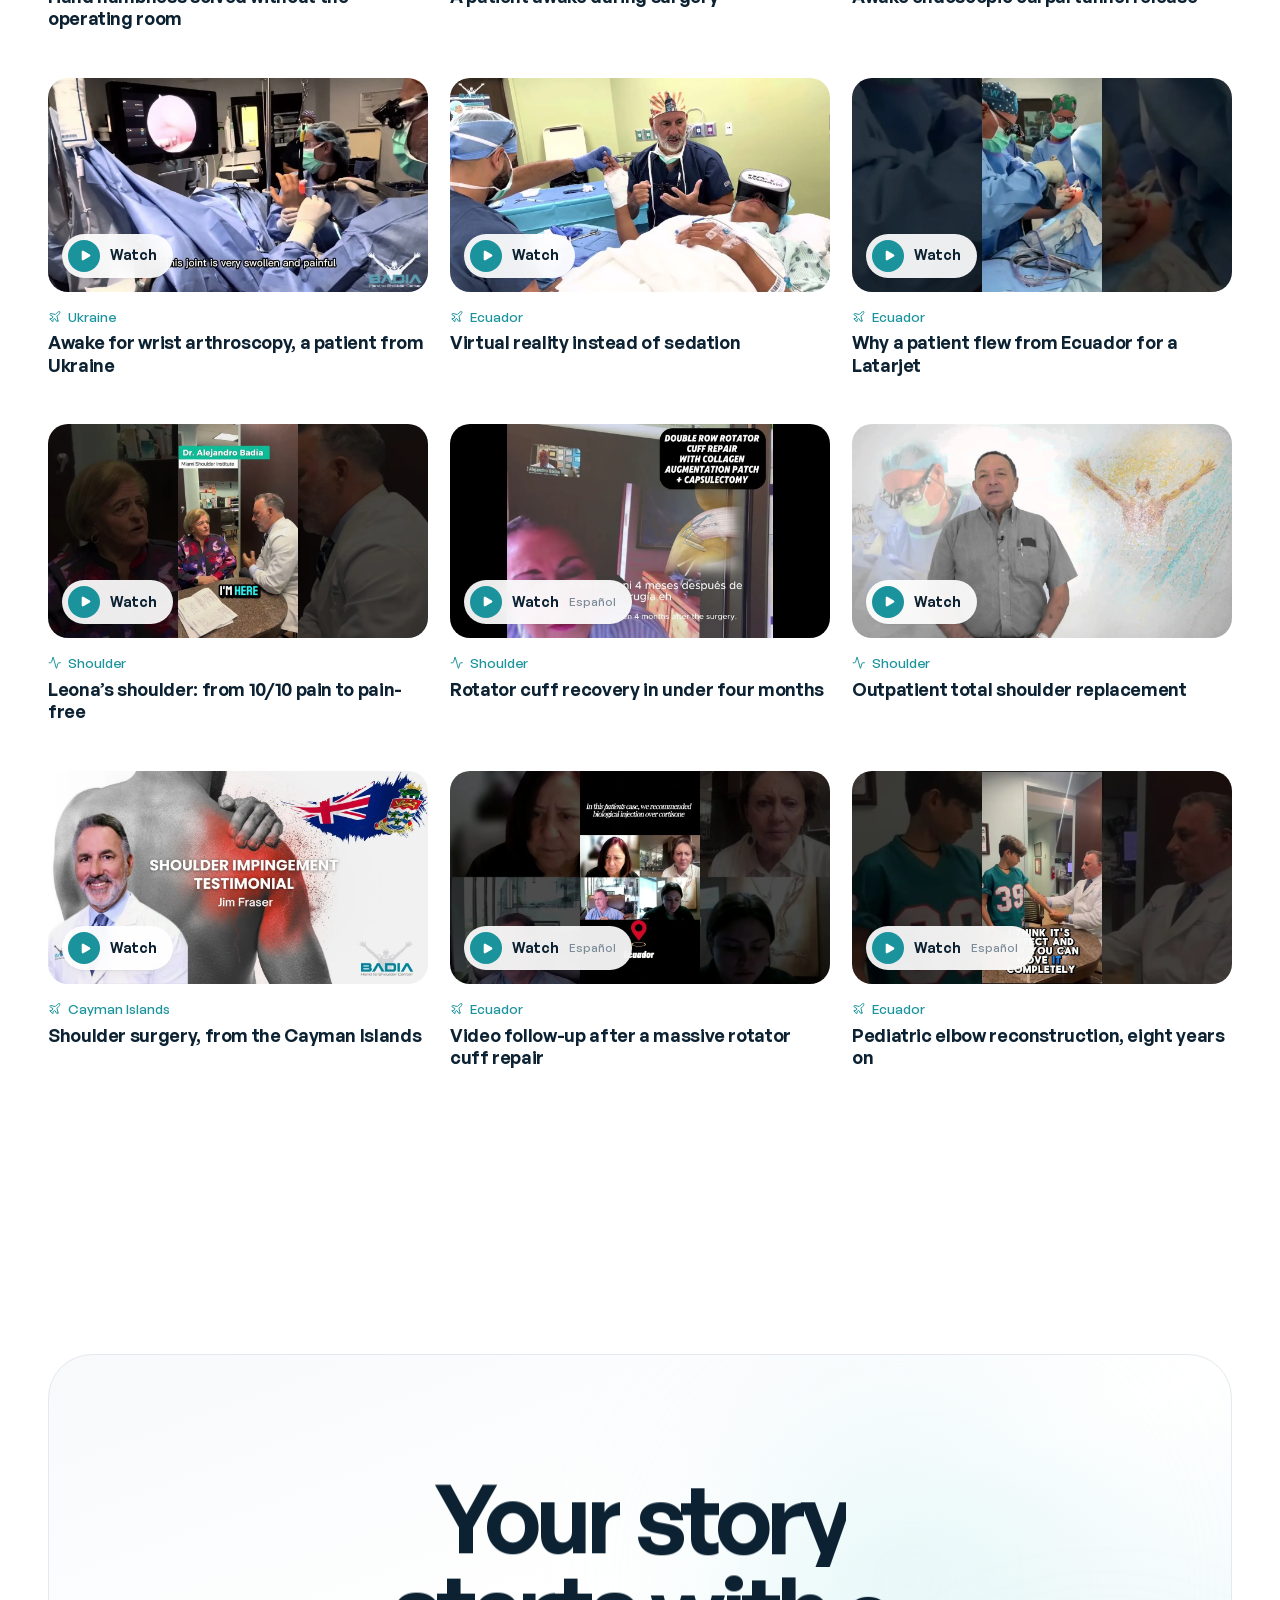
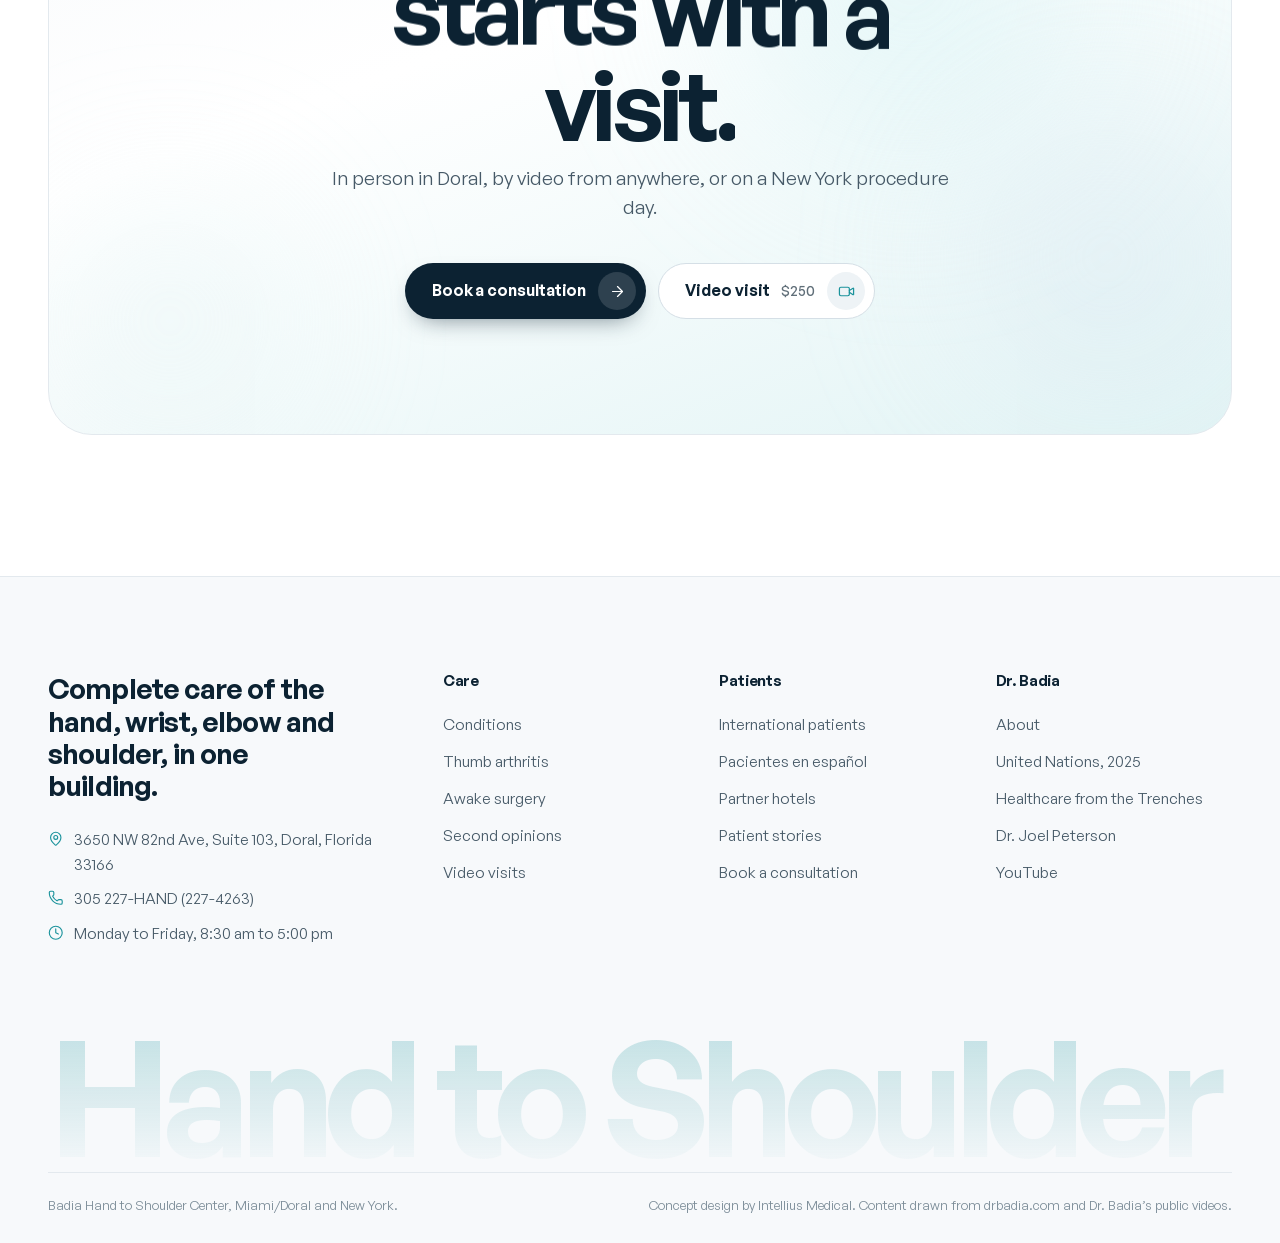
<file: stories.html>
<!doctype html>
<html lang="en">
<head>
<meta charset="utf-8">
<meta name="viewport" content="width=device-width, initial-scale=1, viewport-fit=cover">
<meta name="robots" content="noindex, nofollow">
<meta name="theme-color" content="#f7f9fb">
<title>Patient Stories and Video Testimonials | Dr. Alejandro Badia</title>
<meta name="description" content="Video stories from Dr. Alejandro Badia’s patients: athletes, international patients, thumb replacements, awake surgery and second opinions.">
<link rel="icon" href="img/logo.webp">
<link rel="preload" href="fonts/general-sans-500.woff2" as="font" type="font/woff2" crossorigin>
<link rel="preload" href="fonts/general-sans-600.woff2" as="font" type="font/woff2" crossorigin>

<link rel="stylesheet" href="styles.css">
<script>if(!matchMedia("(prefers-reduced-motion: reduce)").matches){var h=document.documentElement;h.classList.add("motion");setTimeout(function(){h.classList.add("ready")},2500);}</script>
</head>
<body>
<div class="progress" aria-hidden="true"></div>
<div class="concept">Website concept prepared for <b>Dr. Alejandro Badia</b> by Intellius Medical. Not the live site.</div>
<header class="nav-shell">
  <div class="pill">
    <a class="logo" href="index.html" aria-label="Badia Hand to Shoulder Center, home"><img src="img/logo.webp" alt="Badia Hand to Shoulder Center" width="67" height="42"></a>
    <nav class="links" aria-label="Main">
      <button type="button" id="care-btn" aria-expanded="false" aria-controls="mega">Care <svg aria-hidden="true" focusable="false" class="i" xmlns="http://www.w3.org/2000/svg" viewBox="0 0 24 24" fill="none" stroke="currentColor" stroke-width="2" stroke-linecap="round" stroke-linejoin="round" > <path d="m6 9 6 6 6-6" /> </svg></button>
      <a href="thumb.html">Thumb arthritis</a><a href="awake-surgery.html">Awake surgery</a><a href="second-opinion.html">Second opinion</a><a href="international.html">International</a><a href="stories.html" aria-current="page">Stories</a><a href="about.html">Dr. Badia</a>
    </nav>
    <div class="nav-cta"><a class="icon-btn" href="tel:+13052274263" aria-label="Call (305) 227-4263"><svg aria-hidden="true" focusable="false" class="i" xmlns="http://www.w3.org/2000/svg" viewBox="0 0 24 24" fill="none" stroke="currentColor" stroke-width="2" stroke-linecap="round" stroke-linejoin="round" > <path d="M13.832 16.568a1 1 0 0 0 1.213-.303l.355-.465A2 2 0 0 1 17 15h3a2 2 0 0 1 2 2v3a2 2 0 0 1-2 2A18 18 0 0 1 2 4a2 2 0 0 1 2-2h3a2 2 0 0 1 2 2v3a2 2 0 0 1-.8 1.6l-.468.351a1 1 0 0 0-.292 1.233 14 14 0 0 0 6.392 6.384" /> </svg></a><a class="btn btn-dark btn-sm" href="contact.html">Book a consultation<span class="ic"><svg aria-hidden="true" focusable="false" class="i" xmlns="http://www.w3.org/2000/svg" viewBox="0 0 24 24" fill="none" stroke="currentColor" stroke-width="2" stroke-linecap="round" stroke-linejoin="round" > <path d="M5 12h14" /> <path d="m12 5 7 7-7 7" /> </svg><svg aria-hidden="true" focusable="false" class="i" xmlns="http://www.w3.org/2000/svg" viewBox="0 0 24 24" fill="none" stroke="currentColor" stroke-width="2" stroke-linecap="round" stroke-linejoin="round" > <path d="M5 12h14" /> <path d="m12 5 7 7-7 7" /> </svg></span></a></div>
    <button class="burger" type="button" data-sheet="open" aria-label="Open menu" aria-controls="sheet"><svg aria-hidden="true" focusable="false" class="i" xmlns="http://www.w3.org/2000/svg" viewBox="0 0 24 24" fill="none" stroke="currentColor" stroke-width="2" stroke-linecap="round" stroke-linejoin="round" > <path d="M4 5h16" /> <path d="M4 12h16" /> <path d="M4 19h16" /> </svg></button>
  </div>
  <div class="mega" id="mega" role="region" aria-label="Care by body area"><a class="tile" href="conditions.html#finger"><span class="ph"><img src="img/r-finger.webp" alt="" loading="lazy"></span><b>Finger</b><span>4 conditions</span></a><a class="tile" href="conditions.html#thumb"><span class="ph"><img src="img/r-thumb.webp" alt="" loading="lazy"></span><b>Thumb</b><span>4 conditions</span></a><a class="tile" href="conditions.html#hand"><span class="ph"><img src="img/r-hand.webp" alt="" loading="lazy"></span><b>Hand</b><span>5 conditions</span></a><a class="tile" href="conditions.html#wrist"><span class="ph"><img src="img/r-wrist.webp" alt="" loading="lazy"></span><b>Wrist</b><span>3 conditions</span></a><a class="tile" href="conditions.html#elbow"><span class="ph"><img src="img/r-elbow.webp" alt="" loading="lazy"></span><b>Elbow</b><span>4 conditions</span></a><a class="tile" href="conditions.html#shoulder"><span class="ph"><img src="img/r-shoulder.webp" alt="" loading="lazy"></span><b>Shoulder</b><span>5 conditions</span></a>
<a class="feat" href="thumb.html"><span><span class="k">Signature procedure</span><b>Thumb arthritis, without removing the bone</b><p>Staged with his own published system, treated with a joint replacement when it&rsquo;s needed.</p></span><span class="more">Explore <svg aria-hidden="true" focusable="false" class="i" xmlns="http://www.w3.org/2000/svg" viewBox="0 0 24 24" fill="none" stroke="currentColor" stroke-width="2" stroke-linecap="round" stroke-linejoin="round" > <path d="M5 12h14" /> <path d="m12 5 7 7-7 7" /> </svg></span></a></div>
</header>
<div class="sheet" id="sheet" role="dialog" aria-modal="true" aria-label="Menu">
  <div class="top"><a class="logo" href="index.html"><img src="img/logo.webp" alt="Badia Hand to Shoulder Center" width="67" height="42"></a><button type="button" data-sheet="close" aria-label="Close menu"><svg aria-hidden="true" focusable="false" class="i" xmlns="http://www.w3.org/2000/svg" viewBox="0 0 24 24" fill="none" stroke="currentColor" stroke-width="2" stroke-linecap="round" stroke-linejoin="round" > <path d="M18 6 6 18" /> <path d="m6 6 12 12" /> </svg></button></div>
  <nav aria-label="Mobile"><a href="conditions.html">Conditions<svg aria-hidden="true" focusable="false" class="i" xmlns="http://www.w3.org/2000/svg" viewBox="0 0 24 24" fill="none" stroke="currentColor" stroke-width="2" stroke-linecap="round" stroke-linejoin="round" > <path d="M7 7h10v10" /> <path d="M7 17 17 7" /> </svg></a><a href="thumb.html">Thumb arthritis<svg aria-hidden="true" focusable="false" class="i" xmlns="http://www.w3.org/2000/svg" viewBox="0 0 24 24" fill="none" stroke="currentColor" stroke-width="2" stroke-linecap="round" stroke-linejoin="round" > <path d="M7 7h10v10" /> <path d="M7 17 17 7" /> </svg></a><a href="awake-surgery.html">Awake surgery<svg aria-hidden="true" focusable="false" class="i" xmlns="http://www.w3.org/2000/svg" viewBox="0 0 24 24" fill="none" stroke="currentColor" stroke-width="2" stroke-linecap="round" stroke-linejoin="round" > <path d="M7 7h10v10" /> <path d="M7 17 17 7" /> </svg></a><a href="second-opinion.html">Second opinion<svg aria-hidden="true" focusable="false" class="i" xmlns="http://www.w3.org/2000/svg" viewBox="0 0 24 24" fill="none" stroke="currentColor" stroke-width="2" stroke-linecap="round" stroke-linejoin="round" > <path d="M7 7h10v10" /> <path d="M7 17 17 7" /> </svg></a><a href="international.html">International<svg aria-hidden="true" focusable="false" class="i" xmlns="http://www.w3.org/2000/svg" viewBox="0 0 24 24" fill="none" stroke="currentColor" stroke-width="2" stroke-linecap="round" stroke-linejoin="round" > <path d="M7 7h10v10" /> <path d="M7 17 17 7" /> </svg></a><a href="stories.html">Stories<svg aria-hidden="true" focusable="false" class="i" xmlns="http://www.w3.org/2000/svg" viewBox="0 0 24 24" fill="none" stroke="currentColor" stroke-width="2" stroke-linecap="round" stroke-linejoin="round" > <path d="M7 7h10v10" /> <path d="M7 17 17 7" /> </svg></a><a href="about.html">Dr. Badia<svg aria-hidden="true" focusable="false" class="i" xmlns="http://www.w3.org/2000/svg" viewBox="0 0 24 24" fill="none" stroke="currentColor" stroke-width="2" stroke-linecap="round" stroke-linejoin="round" > <path d="M7 7h10v10" /> <path d="M7 17 17 7" /> </svg></a><a href="contact.html">Request a consultation<svg aria-hidden="true" focusable="false" class="i" xmlns="http://www.w3.org/2000/svg" viewBox="0 0 24 24" fill="none" stroke="currentColor" stroke-width="2" stroke-linecap="round" stroke-linejoin="round" > <path d="M7 7h10v10" /> <path d="M7 17 17 7" /> </svg></a></nav>
  <div class="btns"><a class="btn btn-light" href="tel:+13052274263">Call (305) 227-4263<span class="ic"><svg aria-hidden="true" focusable="false" class="i" xmlns="http://www.w3.org/2000/svg" viewBox="0 0 24 24" fill="none" stroke="currentColor" stroke-width="2" stroke-linecap="round" stroke-linejoin="round" > <path d="M13.832 16.568a1 1 0 0 0 1.213-.303l.355-.465A2 2 0 0 1 17 15h3a2 2 0 0 1 2 2v3a2 2 0 0 1-2 2A18 18 0 0 1 2 4a2 2 0 0 1 2-2h3a2 2 0 0 1 2 2v3a2 2 0 0 1-.8 1.6l-.468.351a1 1 0 0 0-.292 1.233 14 14 0 0 0 6.392 6.384" /> </svg><svg aria-hidden="true" focusable="false" class="i" xmlns="http://www.w3.org/2000/svg" viewBox="0 0 24 24" fill="none" stroke="currentColor" stroke-width="2" stroke-linecap="round" stroke-linejoin="round" > <path d="M13.832 16.568a1 1 0 0 0 1.213-.303l.355-.465A2 2 0 0 1 17 15h3a2 2 0 0 1 2 2v3a2 2 0 0 1-2 2A18 18 0 0 1 2 4a2 2 0 0 1 2-2h3a2 2 0 0 1 2 2v3a2 2 0 0 1-.8 1.6l-.468.351a1 1 0 0 0-.292 1.233 14 14 0 0 0 6.392 6.384" /> </svg></span></a><a class="btn btn-dark" href="contact.html#video">Book a video visit<span class="ic"><svg aria-hidden="true" focusable="false" class="i" xmlns="http://www.w3.org/2000/svg" viewBox="0 0 24 24" fill="none" stroke="currentColor" stroke-width="2" stroke-linecap="round" stroke-linejoin="round" > <path d="m16 13 5.223 3.482a.5.5 0 0 0 .777-.416V7.87a.5.5 0 0 0-.752-.432L16 10.5" /> <rect x="2" y="6" width="14" height="12" rx="2" /> </svg><svg aria-hidden="true" focusable="false" class="i" xmlns="http://www.w3.org/2000/svg" viewBox="0 0 24 24" fill="none" stroke="currentColor" stroke-width="2" stroke-linecap="round" stroke-linejoin="round" > <path d="m16 13 5.223 3.482a.5.5 0 0 0 .777-.416V7.87a.5.5 0 0 0-.752-.432L16 10.5" /> <rect x="2" y="6" width="14" height="12" rx="2" /> </svg></span></a></div>
</div>
<main id="main">

<section class="phero"><div class="aurora" aria-hidden="true"><i></i><i></i><i></i></div><div class="wrap phero-grid"><div><p class="crumbs"><a href="index.html">Home</a><svg aria-hidden="true" focusable="false" class="i" xmlns="http://www.w3.org/2000/svg" viewBox="0 0 24 24" fill="none" stroke="currentColor" stroke-width="2" stroke-linecap="round" stroke-linejoin="round" > <path d="m9 18 6-6-6-6" /> </svg><span>Patient stories</span></p><h1 data-split>Ask the people who had it done.</h1><p class="lede">Dr. Badia films his patients before and after surgery, often days after the operation, many of them in Spanish. Thirty of those stories are here, with hundreds more on his YouTube channel.</p><div class="actions"><a class="btn btn-dark" href="#wall">Watch the stories<span class="ic"><svg aria-hidden="true" focusable="false" class="i" xmlns="http://www.w3.org/2000/svg" viewBox="0 0 24 24" fill="none" stroke="currentColor" stroke-width="2" stroke-linecap="round" stroke-linejoin="round" > <path d="M12 5v14" /> <path d="m19 12-7 7-7-7" /> </svg><svg aria-hidden="true" focusable="false" class="i" xmlns="http://www.w3.org/2000/svg" viewBox="0 0 24 24" fill="none" stroke="currentColor" stroke-width="2" stroke-linecap="round" stroke-linejoin="round" > <path d="M12 5v14" /> <path d="m19 12-7 7-7-7" /> </svg></span></a><a class="btn btn-light" href="https://www.youtube.com/@drbadia">YouTube channel<span class="ic"><svg aria-hidden="true" focusable="false" class="i" xmlns="http://www.w3.org/2000/svg" viewBox="0 0 24 24" fill="none" stroke="currentColor" stroke-width="2" stroke-linecap="round" stroke-linejoin="round" > <path d="M7 7h10v10" /> <path d="M7 17 17 7" /> </svg><svg aria-hidden="true" focusable="false" class="i" xmlns="http://www.w3.org/2000/svg" viewBox="0 0 24 24" fill="none" stroke="currentColor" stroke-width="2" stroke-linecap="round" stroke-linejoin="round" > <path d="M7 7h10v10" /> <path d="M7 17 17 7" /> </svg></span></a></div></div><div class="media wide"><img src="img/collage.webp" alt="Dr. Badia with patients in the clinic and the surgery center"><span class="tag"><svg aria-hidden="true" focusable="false" class="i" xmlns="http://www.w3.org/2000/svg" viewBox="0 0 24 24" fill="none" stroke="currentColor" stroke-width="2" stroke-linecap="round" stroke-linejoin="round" > <path d="M5 5a2 2 0 0 1 3.008-1.728l11.997 6.998a2 2 0 0 1 .003 3.458l-12 7A2 2 0 0 1 5 19z" /> </svg>30 stories, filmed by Dr. Badia</span></div></div></section>
<section class="section" id="wall" style="padding-top:40px">
  <div class="wrap">
    <div class="filters boxed" role="group" aria-label="Filter stories" style="margin-bottom:44px"><button type="button" data-sf="all" aria-pressed="true">All</button><button type="button" data-sf="athletes" aria-pressed="false">Athletes</button><button type="button" data-sf="thumb" aria-pressed="false">Thumb</button><button type="button" data-sf="hand" aria-pressed="false">Hand</button><button type="button" data-sf="wrist" aria-pressed="false">Wrist</button><button type="button" data-sf="elbow" aria-pressed="false">Elbow</button><button type="button" data-sf="shoulder" aria-pressed="false">Shoulder</button><button type="button" data-sf="intl" aria-pressed="false">From abroad</button><button type="button" data-sf="awake" aria-pressed="false">Awake surgery</button><button type="button" data-sf="second" aria-pressed="false">Second opinions</button><button type="button" data-sf="es" aria-pressed="false">En español</button></div>
    <div class="wall"><div class="story" data-tags="thumb athletes"><button class="vid" type="button" data-yt="pyGGxmUsTAM" data-title="Jordan Belfort after his thumb joint replacement" aria-label="Play video: Jordan Belfort after his thumb joint replacement"><img src="img/belfort.webp" alt="" loading="lazy" width="1280" height="720"><span class="pl"><i><svg aria-hidden="true" focusable="false" class="i" xmlns="http://www.w3.org/2000/svg" viewBox="0 0 24 24" fill="none" stroke="currentColor" stroke-width="2" stroke-linecap="round" stroke-linejoin="round" > <path d="M5 5a2 2 0 0 1 3.008-1.728l11.997 6.998a2 2 0 0 1 .003 3.458l-12 7A2 2 0 0 1 5 19z" /> </svg></i>Watch</span></button><p class="meta"><svg aria-hidden="true" focusable="false" class="i" xmlns="http://www.w3.org/2000/svg" viewBox="0 0 24 24" fill="none" stroke="currentColor" stroke-width="2" stroke-linecap="round" stroke-linejoin="round" > <path d="M11.525 2.295a.53.53 0 0 1 .95 0l2.31 4.679a2.123 2.123 0 0 0 1.595 1.16l5.166.756a.53.53 0 0 1 .294.904l-3.736 3.638a2.123 2.123 0 0 0-.611 1.878l.882 5.14a.53.53 0 0 1-.771.56l-4.618-2.428a2.122 2.122 0 0 0-1.973 0L6.396 21.01a.53.53 0 0 1-.77-.56l.881-5.139a2.122 2.122 0 0 0-.611-1.879L2.16 9.795a.53.53 0 0 1 .294-.906l5.165-.755a2.122 2.122 0 0 0 1.597-1.16z" /> </svg>Thumb</p><h4>Jordan Belfort after his thumb joint replacement</h4></div><div class="story" data-tags="elbow athletes intl es"><button class="vid" type="button" data-yt="df3p-uMq1bA" data-title="Marcelo Ríos, former world No. 1, on his elbows" aria-label="Play video: Marcelo Ríos, former world No. 1, on his elbows"><img src="img/rios.webp" alt="" loading="lazy" width="1280" height="720"><span class="pl"><i><svg aria-hidden="true" focusable="false" class="i" xmlns="http://www.w3.org/2000/svg" viewBox="0 0 24 24" fill="none" stroke="currentColor" stroke-width="2" stroke-linecap="round" stroke-linejoin="round" > <path d="M5 5a2 2 0 0 1 3.008-1.728l11.997 6.998a2 2 0 0 1 .003 3.458l-12 7A2 2 0 0 1 5 19z" /> </svg></i>Watch <small>Español</small></span></button><p class="meta"><svg aria-hidden="true" focusable="false" class="i" xmlns="http://www.w3.org/2000/svg" viewBox="0 0 24 24" fill="none" stroke="currentColor" stroke-width="2" stroke-linecap="round" stroke-linejoin="round" > <path d="M10 14.66v1.626a2 2 0 0 1-.976 1.696A5 5 0 0 0 7 21.978" /> <path d="M14 14.66v1.626a2 2 0 0 0 .976 1.696A5 5 0 0 1 17 21.978" /> <path d="M18 9h1.5a1 1 0 0 0 0-5H18" /> <path d="M4 22h16" /> <path d="M6 9a6 6 0 0 0 12 0V3a1 1 0 0 0-1-1H7a1 1 0 0 0-1 1z" /> <path d="M6 9H4.5a1 1 0 0 1 0-5H6" /> </svg>Chile</p><h4>Marcelo Ríos, former world No. 1, on his elbows</h4></div><div class="story" data-tags="wrist athletes intl second"><button class="vid" type="button" data-yt="CTIWLbZoxSQ" data-title="A professional tennis player after four failed procedures" aria-label="Play video: A professional tennis player after four failed procedures"><img src="img/v/CTIWLbZoxSQ.webp" alt="" loading="lazy" width="1280" height="720"><span class="pl"><i><svg aria-hidden="true" focusable="false" class="i" xmlns="http://www.w3.org/2000/svg" viewBox="0 0 24 24" fill="none" stroke="currentColor" stroke-width="2" stroke-linecap="round" stroke-linejoin="round" > <path d="M5 5a2 2 0 0 1 3.008-1.728l11.997 6.998a2 2 0 0 1 .003 3.458l-12 7A2 2 0 0 1 5 19z" /> </svg></i>Watch</span></button><p class="meta"><svg aria-hidden="true" focusable="false" class="i" xmlns="http://www.w3.org/2000/svg" viewBox="0 0 24 24" fill="none" stroke="currentColor" stroke-width="2" stroke-linecap="round" stroke-linejoin="round" > <path d="M17.8 19.2 16 11l3.5-3.5C21 6 21.5 4 21 3c-1-.5-3 0-4.5 1.5L13 8 4.8 6.2c-.5-.1-.9.1-1.1.5l-.3.5c-.2.5-.1 1 .3 1.3L9 12l-2 3H4l-1 1 3 2 2 3 1-1v-3l3-2 3.5 5.3c.3.4.8.5 1.3.3l.5-.2c.4-.3.6-.7.5-1.2z" /> </svg>Australia</p><h4>A professional tennis player after four failed procedures</h4></div><div class="story" data-tags="hand athletes intl"><button class="vid" type="button" data-yt="tg4gGVM44UE" data-title="Olympic swimmer Shaune Fraser" aria-label="Play video: Olympic swimmer Shaune Fraser"><img src="img/v/tg4gGVM44UE.webp" alt="" loading="lazy" width="1280" height="720"><span class="pl"><i><svg aria-hidden="true" focusable="false" class="i" xmlns="http://www.w3.org/2000/svg" viewBox="0 0 24 24" fill="none" stroke="currentColor" stroke-width="2" stroke-linecap="round" stroke-linejoin="round" > <path d="M5 5a2 2 0 0 1 3.008-1.728l11.997 6.998a2 2 0 0 1 .003 3.458l-12 7A2 2 0 0 1 5 19z" /> </svg></i>Watch</span></button><p class="meta"><svg aria-hidden="true" focusable="false" class="i" xmlns="http://www.w3.org/2000/svg" viewBox="0 0 24 24" fill="none" stroke="currentColor" stroke-width="2" stroke-linecap="round" stroke-linejoin="round" > <path d="M7.21 15 2.66 7.14a2 2 0 0 1 .13-2.2L4.4 2.8A2 2 0 0 1 6 2h12a2 2 0 0 1 1.6.8l1.6 2.14a2 2 0 0 1 .14 2.2L16.79 15" /> <path d="M11 12 5.12 2.2" /> <path d="m13 12 5.88-9.8" /> <path d="M8 7h8" /> <circle cx="12" cy="17" r="5" /> <path d="M12 18v-2h-.5" /> </svg>Cayman Islands</p><h4>Olympic swimmer Shaune Fraser</h4></div><div class="story" data-tags="elbow athletes"><button class="vid" type="button" data-yt="sOXDtdvg0sY" data-title="A bodybuilder, ready to train after biceps reconstruction" aria-label="Play video: A bodybuilder, ready to train after biceps reconstruction"><img src="img/bodybuilder.webp" alt="" loading="lazy" width="1280" height="720"><span class="pl"><i><svg aria-hidden="true" focusable="false" class="i" xmlns="http://www.w3.org/2000/svg" viewBox="0 0 24 24" fill="none" stroke="currentColor" stroke-width="2" stroke-linecap="round" stroke-linejoin="round" > <path d="M5 5a2 2 0 0 1 3.008-1.728l11.997 6.998a2 2 0 0 1 .003 3.458l-12 7A2 2 0 0 1 5 19z" /> </svg></i>Watch</span></button><p class="meta"><svg aria-hidden="true" focusable="false" class="i" xmlns="http://www.w3.org/2000/svg" viewBox="0 0 24 24" fill="none" stroke="currentColor" stroke-width="2" stroke-linecap="round" stroke-linejoin="round" > <path d="M22 12h-2.48a2 2 0 0 0-1.93 1.46l-2.35 8.36a.25.25 0 0 1-.48 0L9.24 2.18a.25.25 0 0 0-.48 0l-2.35 8.36A2 2 0 0 1 4.49 12H2" /> </svg>Elbow</p><h4>A bodybuilder, ready to train after biceps reconstruction</h4></div><div class="story" data-tags="elbow"><button class="vid" type="button" data-yt="9JIu6KUUrOU" data-title="Tenex for tennis elbow, results at 2.5 weeks" aria-label="Play video: Tenex for tennis elbow, results at 2.5 weeks"><img src="img/v/9JIu6KUUrOU.webp" alt="" loading="lazy" width="1280" height="720"><span class="pl"><i><svg aria-hidden="true" focusable="false" class="i" xmlns="http://www.w3.org/2000/svg" viewBox="0 0 24 24" fill="none" stroke="currentColor" stroke-width="2" stroke-linecap="round" stroke-linejoin="round" > <path d="M5 5a2 2 0 0 1 3.008-1.728l11.997 6.998a2 2 0 0 1 .003 3.458l-12 7A2 2 0 0 1 5 19z" /> </svg></i>Watch</span></button><p class="meta"><svg aria-hidden="true" focusable="false" class="i" xmlns="http://www.w3.org/2000/svg" viewBox="0 0 24 24" fill="none" stroke="currentColor" stroke-width="2" stroke-linecap="round" stroke-linejoin="round" > <path d="M22 12h-2.48a2 2 0 0 0-1.93 1.46l-2.35 8.36a.25.25 0 0 1-.48 0L9.24 2.18a.25.25 0 0 0-.48 0l-2.35 8.36A2 2 0 0 1 4.49 12H2" /> </svg>Elbow</p><h4>Tenex for tennis elbow, results at 2.5 weeks</h4></div><div class="story" data-tags="thumb"><button class="vid" type="button" data-yt="eam2c26oWzQ" data-title="A retired orthopedic surgeon, 7 days after BioPro" aria-label="Play video: A retired orthopedic surgeon, 7 days after BioPro"><img src="img/v/eam2c26oWzQ.webp" alt="" loading="lazy" width="1280" height="720"><span class="pl"><i><svg aria-hidden="true" focusable="false" class="i" xmlns="http://www.w3.org/2000/svg" viewBox="0 0 24 24" fill="none" stroke="currentColor" stroke-width="2" stroke-linecap="round" stroke-linejoin="round" > <path d="M5 5a2 2 0 0 1 3.008-1.728l11.997 6.998a2 2 0 0 1 .003 3.458l-12 7A2 2 0 0 1 5 19z" /> </svg></i>Watch</span></button><p class="meta"><svg aria-hidden="true" focusable="false" class="i" xmlns="http://www.w3.org/2000/svg" viewBox="0 0 24 24" fill="none" stroke="currentColor" stroke-width="2" stroke-linecap="round" stroke-linejoin="round" > <path d="M18 11V6a2 2 0 0 0-2-2a2 2 0 0 0-2 2" /> <path d="M14 10V4a2 2 0 0 0-2-2a2 2 0 0 0-2 2v2" /> <path d="M10 10.5V6a2 2 0 0 0-2-2a2 2 0 0 0-2 2v8" /> <path d="M18 8a2 2 0 1 1 4 0v6a8 8 0 0 1-8 8h-2c-2.8 0-4.5-.86-5.99-2.34l-3.6-3.6a2 2 0 0 1 2.83-2.82L7 15" /> </svg>Thumb</p><h4>A retired orthopedic surgeon, 7 days after BioPro</h4></div><div class="story" data-tags="thumb"><button class="vid" type="button" data-yt="EevLNsZJ-wI" data-title="One week after BioPro thumb replacement" aria-label="Play video: One week after BioPro thumb replacement"><img src="img/v/EevLNsZJ-wI.webp" alt="" loading="lazy" width="1280" height="720"><span class="pl"><i><svg aria-hidden="true" focusable="false" class="i" xmlns="http://www.w3.org/2000/svg" viewBox="0 0 24 24" fill="none" stroke="currentColor" stroke-width="2" stroke-linecap="round" stroke-linejoin="round" > <path d="M5 5a2 2 0 0 1 3.008-1.728l11.997 6.998a2 2 0 0 1 .003 3.458l-12 7A2 2 0 0 1 5 19z" /> </svg></i>Watch</span></button><p class="meta"><svg aria-hidden="true" focusable="false" class="i" xmlns="http://www.w3.org/2000/svg" viewBox="0 0 24 24" fill="none" stroke="currentColor" stroke-width="2" stroke-linecap="round" stroke-linejoin="round" > <path d="M18 11V6a2 2 0 0 0-2-2a2 2 0 0 0-2 2" /> <path d="M14 10V4a2 2 0 0 0-2-2a2 2 0 0 0-2 2v2" /> <path d="M10 10.5V6a2 2 0 0 0-2-2a2 2 0 0 0-2 2v8" /> <path d="M18 8a2 2 0 1 1 4 0v6a8 8 0 0 1-8 8h-2c-2.8 0-4.5-.86-5.99-2.34l-3.6-3.6a2 2 0 0 1 2.83-2.82L7 15" /> </svg>Thumb</p><h4>One week after BioPro thumb replacement</h4></div><div class="story" data-tags="thumb"><button class="vid" type="button" data-yt="vhb3OgOlQAw" data-title="“Bionic thumb?” Four-week follow-up" aria-label="Play video: “Bionic thumb?” Four-week follow-up"><img src="img/v/vhb3OgOlQAw.webp" alt="" loading="lazy" width="1280" height="720"><span class="pl"><i><svg aria-hidden="true" focusable="false" class="i" xmlns="http://www.w3.org/2000/svg" viewBox="0 0 24 24" fill="none" stroke="currentColor" stroke-width="2" stroke-linecap="round" stroke-linejoin="round" > <path d="M5 5a2 2 0 0 1 3.008-1.728l11.997 6.998a2 2 0 0 1 .003 3.458l-12 7A2 2 0 0 1 5 19z" /> </svg></i>Watch</span></button><p class="meta"><svg aria-hidden="true" focusable="false" class="i" xmlns="http://www.w3.org/2000/svg" viewBox="0 0 24 24" fill="none" stroke="currentColor" stroke-width="2" stroke-linecap="round" stroke-linejoin="round" > <path d="M18 11V6a2 2 0 0 0-2-2a2 2 0 0 0-2 2" /> <path d="M14 10V4a2 2 0 0 0-2-2a2 2 0 0 0-2 2v2" /> <path d="M10 10.5V6a2 2 0 0 0-2-2a2 2 0 0 0-2 2v8" /> <path d="M18 8a2 2 0 1 1 4 0v6a8 8 0 0 1-8 8h-2c-2.8 0-4.5-.86-5.99-2.34l-3.6-3.6a2 2 0 0 1 2.83-2.82L7 15" /> </svg>Thumb</p><h4>“Bionic thumb?” Four-week follow-up</h4></div><div class="story" data-tags="thumb"><button class="vid" type="button" data-yt="R8hWK2X-ttM" data-title="Back for the second thumb" aria-label="Play video: Back for the second thumb"><img src="img/v/R8hWK2X-ttM.webp" alt="" loading="lazy" width="1280" height="720"><span class="pl"><i><svg aria-hidden="true" focusable="false" class="i" xmlns="http://www.w3.org/2000/svg" viewBox="0 0 24 24" fill="none" stroke="currentColor" stroke-width="2" stroke-linecap="round" stroke-linejoin="round" > <path d="M5 5a2 2 0 0 1 3.008-1.728l11.997 6.998a2 2 0 0 1 .003 3.458l-12 7A2 2 0 0 1 5 19z" /> </svg></i>Watch</span></button><p class="meta"><svg aria-hidden="true" focusable="false" class="i" xmlns="http://www.w3.org/2000/svg" viewBox="0 0 24 24" fill="none" stroke="currentColor" stroke-width="2" stroke-linecap="round" stroke-linejoin="round" > <path d="M18 11V6a2 2 0 0 0-2-2a2 2 0 0 0-2 2" /> <path d="M14 10V4a2 2 0 0 0-2-2a2 2 0 0 0-2 2v2" /> <path d="M10 10.5V6a2 2 0 0 0-2-2a2 2 0 0 0-2 2v8" /> <path d="M18 8a2 2 0 1 1 4 0v6a8 8 0 0 1-8 8h-2c-2.8 0-4.5-.86-5.99-2.34l-3.6-3.6a2 2 0 0 1 2.83-2.82L7 15" /> </svg>Thumb</p><h4>Back for the second thumb</h4></div><div class="story" data-tags="thumb second"><button class="vid" type="button" data-yt="qg_bJOrW4n8" data-title="Offered LRTI in Georgia, chose a joint replacement" aria-label="Play video: Offered LRTI in Georgia, chose a joint replacement"><img src="img/v/qg_bJOrW4n8.webp" alt="" loading="lazy" width="1280" height="720"><span class="pl"><i><svg aria-hidden="true" focusable="false" class="i" xmlns="http://www.w3.org/2000/svg" viewBox="0 0 24 24" fill="none" stroke="currentColor" stroke-width="2" stroke-linecap="round" stroke-linejoin="round" > <path d="M5 5a2 2 0 0 1 3.008-1.728l11.997 6.998a2 2 0 0 1 .003 3.458l-12 7A2 2 0 0 1 5 19z" /> </svg></i>Watch</span></button><p class="meta"><svg aria-hidden="true" focusable="false" class="i" xmlns="http://www.w3.org/2000/svg" viewBox="0 0 24 24" fill="none" stroke="currentColor" stroke-width="2" stroke-linecap="round" stroke-linejoin="round" > <path d="M18 11V6a2 2 0 0 0-2-2a2 2 0 0 0-2 2" /> <path d="M14 10V4a2 2 0 0 0-2-2a2 2 0 0 0-2 2v2" /> <path d="M10 10.5V6a2 2 0 0 0-2-2a2 2 0 0 0-2 2v8" /> <path d="M18 8a2 2 0 1 1 4 0v6a8 8 0 0 1-8 8h-2c-2.8 0-4.5-.86-5.99-2.34l-3.6-3.6a2 2 0 0 1 2.83-2.82L7 15" /> </svg>Thumb</p><h4>Offered LRTI in Georgia, chose a joint replacement</h4></div><div class="story" data-tags="intl second es"><button class="vid" type="button" data-yt="ZdKDG4QYKBg" data-title="Two surgeries without improvement, until Miami" aria-label="Play video: Two surgeries without improvement, until Miami"><img src="img/v/ZdKDG4QYKBg.webp" alt="" loading="lazy" width="1280" height="720"><span class="pl"><i><svg aria-hidden="true" focusable="false" class="i" xmlns="http://www.w3.org/2000/svg" viewBox="0 0 24 24" fill="none" stroke="currentColor" stroke-width="2" stroke-linecap="round" stroke-linejoin="round" > <path d="M5 5a2 2 0 0 1 3.008-1.728l11.997 6.998a2 2 0 0 1 .003 3.458l-12 7A2 2 0 0 1 5 19z" /> </svg></i>Watch <small>Español</small></span></button><p class="meta"><svg aria-hidden="true" focusable="false" class="i" xmlns="http://www.w3.org/2000/svg" viewBox="0 0 24 24" fill="none" stroke="currentColor" stroke-width="2" stroke-linecap="round" stroke-linejoin="round" > <path d="M17.8 19.2 16 11l3.5-3.5C21 6 21.5 4 21 3c-1-.5-3 0-4.5 1.5L13 8 4.8 6.2c-.5-.1-.9.1-1.1.5l-.3.5c-.2.5-.1 1 .3 1.3L9 12l-2 3H4l-1 1 3 2 2 3 1-1v-3l3-2 3.5 5.3c.3.4.8.5 1.3.3l.5-.2c.4-.3.6-.7.5-1.2z" /> </svg>Venezuela</p><h4>Two surgeries without improvement, until Miami</h4></div><div class="story" data-tags="wrist second"><button class="vid" type="button" data-yt="Wk2XNQu5FKU" data-title="Misdiagnosed wrist pain after a fall at work" aria-label="Play video: Misdiagnosed wrist pain after a fall at work"><img src="img/v/Wk2XNQu5FKU.webp" alt="" loading="lazy" width="1280" height="720"><span class="pl"><i><svg aria-hidden="true" focusable="false" class="i" xmlns="http://www.w3.org/2000/svg" viewBox="0 0 24 24" fill="none" stroke="currentColor" stroke-width="2" stroke-linecap="round" stroke-linejoin="round" > <path d="M5 5a2 2 0 0 1 3.008-1.728l11.997 6.998a2 2 0 0 1 .003 3.458l-12 7A2 2 0 0 1 5 19z" /> </svg></i>Watch</span></button><p class="meta"><svg aria-hidden="true" focusable="false" class="i" xmlns="http://www.w3.org/2000/svg" viewBox="0 0 24 24" fill="none" stroke="currentColor" stroke-width="2" stroke-linecap="round" stroke-linejoin="round" > <path d="M22 12h-2.48a2 2 0 0 0-1.93 1.46l-2.35 8.36a.25.25 0 0 1-.48 0L9.24 2.18a.25.25 0 0 0-.48 0l-2.35 8.36A2 2 0 0 1 4.49 12H2" /> </svg>Wrist</p><h4>Misdiagnosed wrist pain after a fall at work</h4></div><div class="story" data-tags="wrist second"><button class="vid" type="button" data-yt="dyHiny6i6JY" data-title="The injury urgent care often calls a sprain" aria-label="Play video: The injury urgent care often calls a sprain"><img src="img/v/dyHiny6i6JY.webp" alt="" loading="lazy" width="1280" height="720"><span class="pl"><i><svg aria-hidden="true" focusable="false" class="i" xmlns="http://www.w3.org/2000/svg" viewBox="0 0 24 24" fill="none" stroke="currentColor" stroke-width="2" stroke-linecap="round" stroke-linejoin="round" > <path d="M5 5a2 2 0 0 1 3.008-1.728l11.997 6.998a2 2 0 0 1 .003 3.458l-12 7A2 2 0 0 1 5 19z" /> </svg></i>Watch</span></button><p class="meta"><svg aria-hidden="true" focusable="false" class="i" xmlns="http://www.w3.org/2000/svg" viewBox="0 0 24 24" fill="none" stroke="currentColor" stroke-width="2" stroke-linecap="round" stroke-linejoin="round" > <path d="M22 12h-2.48a2 2 0 0 0-1.93 1.46l-2.35 8.36a.25.25 0 0 1-.48 0L9.24 2.18a.25.25 0 0 0-.48 0l-2.35 8.36A2 2 0 0 1 4.49 12H2" /> </svg>Wrist</p><h4>The injury urgent care often calls a sprain</h4></div><div class="story" data-tags="wrist intl"><button class="vid" type="button" data-yt="I80lbbNsJ7g" data-title="A pilot from Ecuador, eight years after wrist fusion" aria-label="Play video: A pilot from Ecuador, eight years after wrist fusion"><img src="img/v/I80lbbNsJ7g.webp" alt="" loading="lazy" width="1280" height="720"><span class="pl"><i><svg aria-hidden="true" focusable="false" class="i" xmlns="http://www.w3.org/2000/svg" viewBox="0 0 24 24" fill="none" stroke="currentColor" stroke-width="2" stroke-linecap="round" stroke-linejoin="round" > <path d="M5 5a2 2 0 0 1 3.008-1.728l11.997 6.998a2 2 0 0 1 .003 3.458l-12 7A2 2 0 0 1 5 19z" /> </svg></i>Watch</span></button><p class="meta"><svg aria-hidden="true" focusable="false" class="i" xmlns="http://www.w3.org/2000/svg" viewBox="0 0 24 24" fill="none" stroke="currentColor" stroke-width="2" stroke-linecap="round" stroke-linejoin="round" > <path d="M17.8 19.2 16 11l3.5-3.5C21 6 21.5 4 21 3c-1-.5-3 0-4.5 1.5L13 8 4.8 6.2c-.5-.1-.9.1-1.1.5l-.3.5c-.2.5-.1 1 .3 1.3L9 12l-2 3H4l-1 1 3 2 2 3 1-1v-3l3-2 3.5 5.3c.3.4.8.5 1.3.3l.5-.2c.4-.3.6-.7.5-1.2z" /> </svg>Ecuador</p><h4>A pilot from Ecuador, eight years after wrist fusion</h4></div><div class="story" data-tags="wrist athletes intl"><button class="vid" type="button" data-yt="5NPNHKYqtfM" data-title="An equestrian from Guayaquil with a scapholunate tear" aria-label="Play video: An equestrian from Guayaquil with a scapholunate tear"><img src="img/v/5NPNHKYqtfM.webp" alt="" loading="lazy" width="1280" height="720"><span class="pl"><i><svg aria-hidden="true" focusable="false" class="i" xmlns="http://www.w3.org/2000/svg" viewBox="0 0 24 24" fill="none" stroke="currentColor" stroke-width="2" stroke-linecap="round" stroke-linejoin="round" > <path d="M5 5a2 2 0 0 1 3.008-1.728l11.997 6.998a2 2 0 0 1 .003 3.458l-12 7A2 2 0 0 1 5 19z" /> </svg></i>Watch</span></button><p class="meta"><svg aria-hidden="true" focusable="false" class="i" xmlns="http://www.w3.org/2000/svg" viewBox="0 0 24 24" fill="none" stroke="currentColor" stroke-width="2" stroke-linecap="round" stroke-linejoin="round" > <path d="M17.8 19.2 16 11l3.5-3.5C21 6 21.5 4 21 3c-1-.5-3 0-4.5 1.5L13 8 4.8 6.2c-.5-.1-.9.1-1.1.5l-.3.5c-.2.5-.1 1 .3 1.3L9 12l-2 3H4l-1 1 3 2 2 3 1-1v-3l3-2 3.5 5.3c.3.4.8.5 1.3.3l.5-.2c.4-.3.6-.7.5-1.2z" /> </svg>Ecuador</p><h4>An equestrian from Guayaquil with a scapholunate tear</h4></div><div class="story" data-tags="hand intl awake"><button class="vid" type="button" data-yt="gmtAdVqNIS0" data-title="An OB-GYN from Barbados after carpal tunnel release" aria-label="Play video: An OB-GYN from Barbados after carpal tunnel release"><img src="img/v/gmtAdVqNIS0.webp" alt="" loading="lazy" width="1280" height="720"><span class="pl"><i><svg aria-hidden="true" focusable="false" class="i" xmlns="http://www.w3.org/2000/svg" viewBox="0 0 24 24" fill="none" stroke="currentColor" stroke-width="2" stroke-linecap="round" stroke-linejoin="round" > <path d="M5 5a2 2 0 0 1 3.008-1.728l11.997 6.998a2 2 0 0 1 .003 3.458l-12 7A2 2 0 0 1 5 19z" /> </svg></i>Watch</span></button><p class="meta"><svg aria-hidden="true" focusable="false" class="i" xmlns="http://www.w3.org/2000/svg" viewBox="0 0 24 24" fill="none" stroke="currentColor" stroke-width="2" stroke-linecap="round" stroke-linejoin="round" > <path d="M17.8 19.2 16 11l3.5-3.5C21 6 21.5 4 21 3c-1-.5-3 0-4.5 1.5L13 8 4.8 6.2c-.5-.1-.9.1-1.1.5l-.3.5c-.2.5-.1 1 .3 1.3L9 12l-2 3H4l-1 1 3 2 2 3 1-1v-3l3-2 3.5 5.3c.3.4.8.5 1.3.3l.5-.2c.4-.3.6-.7.5-1.2z" /> </svg>Barbados</p><h4>An OB-GYN from Barbados after carpal tunnel release</h4></div><div class="story" data-tags="hand intl es"><button class="vid" type="button" data-yt="8xM0p_guxsw" data-title="Six hand surgeries in one day" aria-label="Play video: Six hand surgeries in one day"><img src="img/v/8xM0p_guxsw.webp" alt="" loading="lazy" width="1280" height="720"><span class="pl"><i><svg aria-hidden="true" focusable="false" class="i" xmlns="http://www.w3.org/2000/svg" viewBox="0 0 24 24" fill="none" stroke="currentColor" stroke-width="2" stroke-linecap="round" stroke-linejoin="round" > <path d="M5 5a2 2 0 0 1 3.008-1.728l11.997 6.998a2 2 0 0 1 .003 3.458l-12 7A2 2 0 0 1 5 19z" /> </svg></i>Watch <small>Español</small></span></button><p class="meta"><svg aria-hidden="true" focusable="false" class="i" xmlns="http://www.w3.org/2000/svg" viewBox="0 0 24 24" fill="none" stroke="currentColor" stroke-width="2" stroke-linecap="round" stroke-linejoin="round" > <path d="M17.8 19.2 16 11l3.5-3.5C21 6 21.5 4 21 3c-1-.5-3 0-4.5 1.5L13 8 4.8 6.2c-.5-.1-.9.1-1.1.5l-.3.5c-.2.5-.1 1 .3 1.3L9 12l-2 3H4l-1 1 3 2 2 3 1-1v-3l3-2 3.5 5.3c.3.4.8.5 1.3.3l.5-.2c.4-.3.6-.7.5-1.2z" /> </svg>Dominican Republic</p><h4>Six hand surgeries in one day</h4></div><div class="story" data-tags="hand intl es"><button class="vid" type="button" data-yt="a_KejPRDozM" data-title="Hand numbness solved without the operating room" aria-label="Play video: Hand numbness solved without the operating room"><img src="img/v/a_KejPRDozM.webp" alt="" loading="lazy" width="1280" height="720"><span class="pl"><i><svg aria-hidden="true" focusable="false" class="i" xmlns="http://www.w3.org/2000/svg" viewBox="0 0 24 24" fill="none" stroke="currentColor" stroke-width="2" stroke-linecap="round" stroke-linejoin="round" > <path d="M5 5a2 2 0 0 1 3.008-1.728l11.997 6.998a2 2 0 0 1 .003 3.458l-12 7A2 2 0 0 1 5 19z" /> </svg></i>Watch <small>Español</small></span></button><p class="meta"><svg aria-hidden="true" focusable="false" class="i" xmlns="http://www.w3.org/2000/svg" viewBox="0 0 24 24" fill="none" stroke="currentColor" stroke-width="2" stroke-linecap="round" stroke-linejoin="round" > <path d="M17.8 19.2 16 11l3.5-3.5C21 6 21.5 4 21 3c-1-.5-3 0-4.5 1.5L13 8 4.8 6.2c-.5-.1-.9.1-1.1.5l-.3.5c-.2.5-.1 1 .3 1.3L9 12l-2 3H4l-1 1 3 2 2 3 1-1v-3l3-2 3.5 5.3c.3.4.8.5 1.3.3l.5-.2c.4-.3.6-.7.5-1.2z" /> </svg>Ecuador</p><h4>Hand numbness solved without the operating room</h4></div><div class="story" data-tags="awake"><button class="vid" type="button" data-yt="24xmr-uY37s" data-title="A patient awake during surgery" aria-label="Play video: A patient awake during surgery"><img src="img/v/24xmr-uY37s.webp" alt="" loading="lazy" width="1280" height="720"><span class="pl"><i><svg aria-hidden="true" focusable="false" class="i" xmlns="http://www.w3.org/2000/svg" viewBox="0 0 24 24" fill="none" stroke="currentColor" stroke-width="2" stroke-linecap="round" stroke-linejoin="round" > <path d="M5 5a2 2 0 0 1 3.008-1.728l11.997 6.998a2 2 0 0 1 .003 3.458l-12 7A2 2 0 0 1 5 19z" /> </svg></i>Watch</span></button><p class="meta"><svg aria-hidden="true" focusable="false" class="i" xmlns="http://www.w3.org/2000/svg" viewBox="0 0 24 24" fill="none" stroke="currentColor" stroke-width="2" stroke-linecap="round" stroke-linejoin="round" > <path d="M11.017 2.814a1 1 0 0 1 1.966 0l1.051 5.558a2 2 0 0 0 1.594 1.594l5.558 1.051a1 1 0 0 1 0 1.966l-5.558 1.051a2 2 0 0 0-1.594 1.594l-1.051 5.558a1 1 0 0 1-1.966 0l-1.051-5.558a2 2 0 0 0-1.594-1.594l-5.558-1.051a1 1 0 0 1 0-1.966l5.558-1.051a2 2 0 0 0 1.594-1.594z" /> <path d="M20 2v4" /> <path d="M22 4h-4" /> <circle cx="4" cy="20" r="2" /> </svg>Awake surgery</p><h4>A patient awake during surgery</h4></div><div class="story" data-tags="hand awake"><button class="vid" type="button" data-yt="07b7GJRX-xg" data-title="Awake endoscopic carpal tunnel release" aria-label="Play video: Awake endoscopic carpal tunnel release"><img src="img/v/07b7GJRX-xg.webp" alt="" loading="lazy" width="1280" height="720"><span class="pl"><i><svg aria-hidden="true" focusable="false" class="i" xmlns="http://www.w3.org/2000/svg" viewBox="0 0 24 24" fill="none" stroke="currentColor" stroke-width="2" stroke-linecap="round" stroke-linejoin="round" > <path d="M5 5a2 2 0 0 1 3.008-1.728l11.997 6.998a2 2 0 0 1 .003 3.458l-12 7A2 2 0 0 1 5 19z" /> </svg></i>Watch</span></button><p class="meta"><svg aria-hidden="true" focusable="false" class="i" xmlns="http://www.w3.org/2000/svg" viewBox="0 0 24 24" fill="none" stroke="currentColor" stroke-width="2" stroke-linecap="round" stroke-linejoin="round" > <path d="M11.017 2.814a1 1 0 0 1 1.966 0l1.051 5.558a2 2 0 0 0 1.594 1.594l5.558 1.051a1 1 0 0 1 0 1.966l-5.558 1.051a2 2 0 0 0-1.594 1.594l-1.051 5.558a1 1 0 0 1-1.966 0l-1.051-5.558a2 2 0 0 0-1.594-1.594l-5.558-1.051a1 1 0 0 1 0-1.966l5.558-1.051a2 2 0 0 0 1.594-1.594z" /> <path d="M20 2v4" /> <path d="M22 4h-4" /> <circle cx="4" cy="20" r="2" /> </svg>Hand</p><h4>Awake endoscopic carpal tunnel release</h4></div><div class="story" data-tags="wrist awake intl"><button class="vid" type="button" data-yt="cSBuChrRZ6s" data-title="Awake for wrist arthroscopy, a patient from Ukraine" aria-label="Play video: Awake for wrist arthroscopy, a patient from Ukraine"><img src="img/v/cSBuChrRZ6s.webp" alt="" loading="lazy" width="1280" height="720"><span class="pl"><i><svg aria-hidden="true" focusable="false" class="i" xmlns="http://www.w3.org/2000/svg" viewBox="0 0 24 24" fill="none" stroke="currentColor" stroke-width="2" stroke-linecap="round" stroke-linejoin="round" > <path d="M5 5a2 2 0 0 1 3.008-1.728l11.997 6.998a2 2 0 0 1 .003 3.458l-12 7A2 2 0 0 1 5 19z" /> </svg></i>Watch</span></button><p class="meta"><svg aria-hidden="true" focusable="false" class="i" xmlns="http://www.w3.org/2000/svg" viewBox="0 0 24 24" fill="none" stroke="currentColor" stroke-width="2" stroke-linecap="round" stroke-linejoin="round" > <path d="M17.8 19.2 16 11l3.5-3.5C21 6 21.5 4 21 3c-1-.5-3 0-4.5 1.5L13 8 4.8 6.2c-.5-.1-.9.1-1.1.5l-.3.5c-.2.5-.1 1 .3 1.3L9 12l-2 3H4l-1 1 3 2 2 3 1-1v-3l3-2 3.5 5.3c.3.4.8.5 1.3.3l.5-.2c.4-.3.6-.7.5-1.2z" /> </svg>Ukraine</p><h4>Awake for wrist arthroscopy, a patient from Ukraine</h4></div><div class="story" data-tags="awake intl"><button class="vid" type="button" data-yt="e0HRC-iKTIA" data-title="Virtual reality instead of sedation" aria-label="Play video: Virtual reality instead of sedation"><img src="img/v/e0HRC-iKTIA.webp" alt="" loading="lazy" width="1280" height="720"><span class="pl"><i><svg aria-hidden="true" focusable="false" class="i" xmlns="http://www.w3.org/2000/svg" viewBox="0 0 24 24" fill="none" stroke="currentColor" stroke-width="2" stroke-linecap="round" stroke-linejoin="round" > <path d="M5 5a2 2 0 0 1 3.008-1.728l11.997 6.998a2 2 0 0 1 .003 3.458l-12 7A2 2 0 0 1 5 19z" /> </svg></i>Watch</span></button><p class="meta"><svg aria-hidden="true" focusable="false" class="i" xmlns="http://www.w3.org/2000/svg" viewBox="0 0 24 24" fill="none" stroke="currentColor" stroke-width="2" stroke-linecap="round" stroke-linejoin="round" > <path d="M17.8 19.2 16 11l3.5-3.5C21 6 21.5 4 21 3c-1-.5-3 0-4.5 1.5L13 8 4.8 6.2c-.5-.1-.9.1-1.1.5l-.3.5c-.2.5-.1 1 .3 1.3L9 12l-2 3H4l-1 1 3 2 2 3 1-1v-3l3-2 3.5 5.3c.3.4.8.5 1.3.3l.5-.2c.4-.3.6-.7.5-1.2z" /> </svg>Ecuador</p><h4>Virtual reality instead of sedation</h4></div><div class="story" data-tags="shoulder intl"><button class="vid" type="button" data-yt="0CYJ-m2oIPQ" data-title="Why a patient flew from Ecuador for a Latarjet" aria-label="Play video: Why a patient flew from Ecuador for a Latarjet"><img src="img/v/0CYJ-m2oIPQ.webp" alt="" loading="lazy" width="1280" height="720"><span class="pl"><i><svg aria-hidden="true" focusable="false" class="i" xmlns="http://www.w3.org/2000/svg" viewBox="0 0 24 24" fill="none" stroke="currentColor" stroke-width="2" stroke-linecap="round" stroke-linejoin="round" > <path d="M5 5a2 2 0 0 1 3.008-1.728l11.997 6.998a2 2 0 0 1 .003 3.458l-12 7A2 2 0 0 1 5 19z" /> </svg></i>Watch</span></button><p class="meta"><svg aria-hidden="true" focusable="false" class="i" xmlns="http://www.w3.org/2000/svg" viewBox="0 0 24 24" fill="none" stroke="currentColor" stroke-width="2" stroke-linecap="round" stroke-linejoin="round" > <path d="M17.8 19.2 16 11l3.5-3.5C21 6 21.5 4 21 3c-1-.5-3 0-4.5 1.5L13 8 4.8 6.2c-.5-.1-.9.1-1.1.5l-.3.5c-.2.5-.1 1 .3 1.3L9 12l-2 3H4l-1 1 3 2 2 3 1-1v-3l3-2 3.5 5.3c.3.4.8.5 1.3.3l.5-.2c.4-.3.6-.7.5-1.2z" /> </svg>Ecuador</p><h4>Why a patient flew from Ecuador for a Latarjet</h4></div><div class="story" data-tags="shoulder"><button class="vid" type="button" data-yt="8L_tD7DLfDE" data-title="Leona’s shoulder: from 10/10 pain to pain-free" aria-label="Play video: Leona’s shoulder: from 10/10 pain to pain-free"><img src="img/v/8L_tD7DLfDE.webp" alt="" loading="lazy" width="1280" height="720"><span class="pl"><i><svg aria-hidden="true" focusable="false" class="i" xmlns="http://www.w3.org/2000/svg" viewBox="0 0 24 24" fill="none" stroke="currentColor" stroke-width="2" stroke-linecap="round" stroke-linejoin="round" > <path d="M5 5a2 2 0 0 1 3.008-1.728l11.997 6.998a2 2 0 0 1 .003 3.458l-12 7A2 2 0 0 1 5 19z" /> </svg></i>Watch</span></button><p class="meta"><svg aria-hidden="true" focusable="false" class="i" xmlns="http://www.w3.org/2000/svg" viewBox="0 0 24 24" fill="none" stroke="currentColor" stroke-width="2" stroke-linecap="round" stroke-linejoin="round" > <path d="M22 12h-2.48a2 2 0 0 0-1.93 1.46l-2.35 8.36a.25.25 0 0 1-.48 0L9.24 2.18a.25.25 0 0 0-.48 0l-2.35 8.36A2 2 0 0 1 4.49 12H2" /> </svg>Shoulder</p><h4>Leona’s shoulder: from 10/10 pain to pain-free</h4></div><div class="story" data-tags="shoulder es"><button class="vid" type="button" data-yt="cCWiITzgXUU" data-title="Rotator cuff recovery in under four months" aria-label="Play video: Rotator cuff recovery in under four months"><img src="img/v/cCWiITzgXUU.webp" alt="" loading="lazy" width="1280" height="720"><span class="pl"><i><svg aria-hidden="true" focusable="false" class="i" xmlns="http://www.w3.org/2000/svg" viewBox="0 0 24 24" fill="none" stroke="currentColor" stroke-width="2" stroke-linecap="round" stroke-linejoin="round" > <path d="M5 5a2 2 0 0 1 3.008-1.728l11.997 6.998a2 2 0 0 1 .003 3.458l-12 7A2 2 0 0 1 5 19z" /> </svg></i>Watch <small>Español</small></span></button><p class="meta"><svg aria-hidden="true" focusable="false" class="i" xmlns="http://www.w3.org/2000/svg" viewBox="0 0 24 24" fill="none" stroke="currentColor" stroke-width="2" stroke-linecap="round" stroke-linejoin="round" > <path d="M22 12h-2.48a2 2 0 0 0-1.93 1.46l-2.35 8.36a.25.25 0 0 1-.48 0L9.24 2.18a.25.25 0 0 0-.48 0l-2.35 8.36A2 2 0 0 1 4.49 12H2" /> </svg>Shoulder</p><h4>Rotator cuff recovery in under four months</h4></div><div class="story" data-tags="shoulder"><button class="vid" type="button" data-yt="hHHJX8VqWQI" data-title="Outpatient total shoulder replacement" aria-label="Play video: Outpatient total shoulder replacement"><img src="img/v/hHHJX8VqWQI.webp" alt="" loading="lazy" width="1280" height="720"><span class="pl"><i><svg aria-hidden="true" focusable="false" class="i" xmlns="http://www.w3.org/2000/svg" viewBox="0 0 24 24" fill="none" stroke="currentColor" stroke-width="2" stroke-linecap="round" stroke-linejoin="round" > <path d="M5 5a2 2 0 0 1 3.008-1.728l11.997 6.998a2 2 0 0 1 .003 3.458l-12 7A2 2 0 0 1 5 19z" /> </svg></i>Watch</span></button><p class="meta"><svg aria-hidden="true" focusable="false" class="i" xmlns="http://www.w3.org/2000/svg" viewBox="0 0 24 24" fill="none" stroke="currentColor" stroke-width="2" stroke-linecap="round" stroke-linejoin="round" > <path d="M22 12h-2.48a2 2 0 0 0-1.93 1.46l-2.35 8.36a.25.25 0 0 1-.48 0L9.24 2.18a.25.25 0 0 0-.48 0l-2.35 8.36A2 2 0 0 1 4.49 12H2" /> </svg>Shoulder</p><h4>Outpatient total shoulder replacement</h4></div><div class="story" data-tags="shoulder intl"><button class="vid" type="button" data-yt="QdAkz3KMOgA" data-title="Shoulder surgery, from the Cayman Islands" aria-label="Play video: Shoulder surgery, from the Cayman Islands"><img src="img/v/QdAkz3KMOgA.webp" alt="" loading="lazy" width="1280" height="720"><span class="pl"><i><svg aria-hidden="true" focusable="false" class="i" xmlns="http://www.w3.org/2000/svg" viewBox="0 0 24 24" fill="none" stroke="currentColor" stroke-width="2" stroke-linecap="round" stroke-linejoin="round" > <path d="M5 5a2 2 0 0 1 3.008-1.728l11.997 6.998a2 2 0 0 1 .003 3.458l-12 7A2 2 0 0 1 5 19z" /> </svg></i>Watch</span></button><p class="meta"><svg aria-hidden="true" focusable="false" class="i" xmlns="http://www.w3.org/2000/svg" viewBox="0 0 24 24" fill="none" stroke="currentColor" stroke-width="2" stroke-linecap="round" stroke-linejoin="round" > <path d="M17.8 19.2 16 11l3.5-3.5C21 6 21.5 4 21 3c-1-.5-3 0-4.5 1.5L13 8 4.8 6.2c-.5-.1-.9.1-1.1.5l-.3.5c-.2.5-.1 1 .3 1.3L9 12l-2 3H4l-1 1 3 2 2 3 1-1v-3l3-2 3.5 5.3c.3.4.8.5 1.3.3l.5-.2c.4-.3.6-.7.5-1.2z" /> </svg>Cayman Islands</p><h4>Shoulder surgery, from the Cayman Islands</h4></div><div class="story" data-tags="shoulder intl es"><button class="vid" type="button" data-yt="xlozt57bQrY" data-title="Video follow-up after a massive rotator cuff repair" aria-label="Play video: Video follow-up after a massive rotator cuff repair"><img src="img/v/xlozt57bQrY.webp" alt="" loading="lazy" width="1280" height="720"><span class="pl"><i><svg aria-hidden="true" focusable="false" class="i" xmlns="http://www.w3.org/2000/svg" viewBox="0 0 24 24" fill="none" stroke="currentColor" stroke-width="2" stroke-linecap="round" stroke-linejoin="round" > <path d="M5 5a2 2 0 0 1 3.008-1.728l11.997 6.998a2 2 0 0 1 .003 3.458l-12 7A2 2 0 0 1 5 19z" /> </svg></i>Watch <small>Español</small></span></button><p class="meta"><svg aria-hidden="true" focusable="false" class="i" xmlns="http://www.w3.org/2000/svg" viewBox="0 0 24 24" fill="none" stroke="currentColor" stroke-width="2" stroke-linecap="round" stroke-linejoin="round" > <path d="M17.8 19.2 16 11l3.5-3.5C21 6 21.5 4 21 3c-1-.5-3 0-4.5 1.5L13 8 4.8 6.2c-.5-.1-.9.1-1.1.5l-.3.5c-.2.5-.1 1 .3 1.3L9 12l-2 3H4l-1 1 3 2 2 3 1-1v-3l3-2 3.5 5.3c.3.4.8.5 1.3.3l.5-.2c.4-.3.6-.7.5-1.2z" /> </svg>Ecuador</p><h4>Video follow-up after a massive rotator cuff repair</h4></div><div class="story" data-tags="elbow intl es"><button class="vid" type="button" data-yt="hp2JoJ2BAUQ" data-title="Pediatric elbow reconstruction, eight years on" aria-label="Play video: Pediatric elbow reconstruction, eight years on"><img src="img/v/hp2JoJ2BAUQ.webp" alt="" loading="lazy" width="1280" height="720"><span class="pl"><i><svg aria-hidden="true" focusable="false" class="i" xmlns="http://www.w3.org/2000/svg" viewBox="0 0 24 24" fill="none" stroke="currentColor" stroke-width="2" stroke-linecap="round" stroke-linejoin="round" > <path d="M5 5a2 2 0 0 1 3.008-1.728l11.997 6.998a2 2 0 0 1 .003 3.458l-12 7A2 2 0 0 1 5 19z" /> </svg></i>Watch <small>Español</small></span></button><p class="meta"><svg aria-hidden="true" focusable="false" class="i" xmlns="http://www.w3.org/2000/svg" viewBox="0 0 24 24" fill="none" stroke="currentColor" stroke-width="2" stroke-linecap="round" stroke-linejoin="round" > <path d="M17.8 19.2 16 11l3.5-3.5C21 6 21.5 4 21 3c-1-.5-3 0-4.5 1.5L13 8 4.8 6.2c-.5-.1-.9.1-1.1.5l-.3.5c-.2.5-.1 1 .3 1.3L9 12l-2 3H4l-1 1 3 2 2 3 1-1v-3l3-2 3.5 5.3c.3.4.8.5 1.3.3l.5-.2c.4-.3.6-.7.5-1.2z" /> </svg>Ecuador</p><h4>Pediatric elbow reconstruction, eight years on</h4></div></div>
  </div>
</section>
<section class="section"><div class="wrap"><div class="final"><div class="aurora" aria-hidden="true"><i></i><i></i><i></i></div><h2 data-split>Your story starts with a visit.</h2><p class="lede">In person in Doral, by video from anywhere, or on a New York procedure day.</p><div class="actions"><a class="btn btn-dark" href="contact.html">Book a consultation<span class="ic"><svg aria-hidden="true" focusable="false" class="i" xmlns="http://www.w3.org/2000/svg" viewBox="0 0 24 24" fill="none" stroke="currentColor" stroke-width="2" stroke-linecap="round" stroke-linejoin="round" > <path d="M5 12h14" /> <path d="m12 5 7 7-7 7" /> </svg><svg aria-hidden="true" focusable="false" class="i" xmlns="http://www.w3.org/2000/svg" viewBox="0 0 24 24" fill="none" stroke="currentColor" stroke-width="2" stroke-linecap="round" stroke-linejoin="round" > <path d="M5 12h14" /> <path d="m12 5 7 7-7 7" /> </svg></span></a><a class="btn btn-light" href="contact.html#video">Video visit <small>$250</small><span class="ic"><svg aria-hidden="true" focusable="false" class="i" xmlns="http://www.w3.org/2000/svg" viewBox="0 0 24 24" fill="none" stroke="currentColor" stroke-width="2" stroke-linecap="round" stroke-linejoin="round" > <path d="m16 13 5.223 3.482a.5.5 0 0 0 .777-.416V7.87a.5.5 0 0 0-.752-.432L16 10.5" /> <rect x="2" y="6" width="14" height="12" rx="2" /> </svg><svg aria-hidden="true" focusable="false" class="i" xmlns="http://www.w3.org/2000/svg" viewBox="0 0 24 24" fill="none" stroke="currentColor" stroke-width="2" stroke-linecap="round" stroke-linejoin="round" > <path d="m16 13 5.223 3.482a.5.5 0 0 0 .777-.416V7.87a.5.5 0 0 0-.752-.432L16 10.5" /> <rect x="2" y="6" width="14" height="12" rx="2" /> </svg></span></a></div></div></div></section>

</main>
<footer class="ftr">
  <div class="wrap">
    <div class="ftr-grid">
      <div>
        <p class="big">Complete care of the hand, wrist, elbow and shoulder, in one building.</p>
        <div class="contact">
          <span><svg aria-hidden="true" focusable="false" class="i" xmlns="http://www.w3.org/2000/svg" viewBox="0 0 24 24" fill="none" stroke="currentColor" stroke-width="2" stroke-linecap="round" stroke-linejoin="round" > <path d="M20 10c0 4.993-5.539 10.193-7.399 11.799a1 1 0 0 1-1.202 0C9.539 20.193 4 14.993 4 10a8 8 0 0 1 16 0" /> <circle cx="12" cy="10" r="3" /> </svg>3650 NW 82nd Ave, Suite 103, Doral, Florida 33166</span>
          <span><svg aria-hidden="true" focusable="false" class="i" xmlns="http://www.w3.org/2000/svg" viewBox="0 0 24 24" fill="none" stroke="currentColor" stroke-width="2" stroke-linecap="round" stroke-linejoin="round" > <path d="M13.832 16.568a1 1 0 0 0 1.213-.303l.355-.465A2 2 0 0 1 17 15h3a2 2 0 0 1 2 2v3a2 2 0 0 1-2 2A18 18 0 0 1 2 4a2 2 0 0 1 2-2h3a2 2 0 0 1 2 2v3a2 2 0 0 1-.8 1.6l-.468.351a1 1 0 0 0-.292 1.233 14 14 0 0 0 6.392 6.384" /> </svg><a href="tel:+13052274263">305 227-HAND (227-4263)</a></span>
          <span><svg aria-hidden="true" focusable="false" class="i" xmlns="http://www.w3.org/2000/svg" viewBox="0 0 24 24" fill="none" stroke="currentColor" stroke-width="2" stroke-linecap="round" stroke-linejoin="round" > <circle cx="12" cy="12" r="10" /> <path d="M12 6v6l4 2" /> </svg>Monday to Friday, 8:30 am to 5:00 pm</span>
        </div>
      </div>
      <div><h4>Care</h4><ul><li><a href="conditions.html">Conditions</a></li><li><a href="thumb.html">Thumb arthritis</a></li><li><a href="awake-surgery.html">Awake surgery</a></li><li><a href="second-opinion.html">Second opinions</a></li><li><a href="contact.html#video">Video visits</a></li></ul></div>
      <div><h4>Patients</h4><ul><li><a href="international.html">International patients</a></li><li><a href="international.html?lang=es">Pacientes en espa&ntilde;ol</a></li><li><a href="international.html#hotels">Partner hotels</a></li><li><a href="stories.html">Patient stories</a></li><li><a href="contact.html">Book a consultation</a></li></ul></div>
      <div><h4>Dr. Badia</h4><ul><li><a href="about.html">About</a></li><li><a href="about.html#un">United Nations, 2025</a></li><li><a href="about.html#book">Healthcare from the Trenches</a></li><li><a href="about.html#team">Dr. Joel Peterson</a></li><li><a href="https://www.youtube.com/@drbadia" rel="noopener">YouTube</a></li></ul></div>
    </div>
    <div class="mark" data-fit aria-hidden="true">Hand to Shoulder</div>
    <div class="ftr-bottom"><span>Badia Hand to Shoulder Center, Miami/Doral and New York.</span><span>Concept design by Intellius Medical. Content drawn from drbadia.com and Dr. Badia&rsquo;s public videos.</span></div>
  </div>
</footer>
<div class="mbar"><a class="icon-btn" href="tel:+13052274263" aria-label="Call (305) 227-4263"><svg aria-hidden="true" focusable="false" class="i" xmlns="http://www.w3.org/2000/svg" viewBox="0 0 24 24" fill="none" stroke="currentColor" stroke-width="2" stroke-linecap="round" stroke-linejoin="round" > <path d="M13.832 16.568a1 1 0 0 0 1.213-.303l.355-.465A2 2 0 0 1 17 15h3a2 2 0 0 1 2 2v3a2 2 0 0 1-2 2A18 18 0 0 1 2 4a2 2 0 0 1 2-2h3a2 2 0 0 1 2 2v3a2 2 0 0 1-.8 1.6l-.468.351a1 1 0 0 0-.292 1.233 14 14 0 0 0 6.392 6.384" /> </svg></a><a class="btn btn-dark" href="contact.html">Book a consultation<span class="ic"><svg aria-hidden="true" focusable="false" class="i" xmlns="http://www.w3.org/2000/svg" viewBox="0 0 24 24" fill="none" stroke="currentColor" stroke-width="2" stroke-linecap="round" stroke-linejoin="round" > <path d="M5 12h14" /> <path d="m12 5 7 7-7 7" /> </svg><svg aria-hidden="true" focusable="false" class="i" xmlns="http://www.w3.org/2000/svg" viewBox="0 0 24 24" fill="none" stroke="currentColor" stroke-width="2" stroke-linecap="round" stroke-linejoin="round" > <path d="M5 12h14" /> <path d="m12 5 7 7-7 7" /> </svg></span></a></div>
<div class="lb" id="lb" role="dialog" aria-modal="true" aria-label="Video" aria-hidden="true"><button class="close" type="button" aria-label="Close video"><svg aria-hidden="true" focusable="false" class="i" xmlns="http://www.w3.org/2000/svg" viewBox="0 0 24 24" fill="none" stroke="currentColor" stroke-width="2" stroke-linecap="round" stroke-linejoin="round" > <path d="M18 6 6 18" /> <path d="m6 6 12 12" /> </svg></button><div class="wrapc"><div class="frame"></div><p class="cap"></p></div></div>
<div class="follow" aria-hidden="true">Play</div>
<script src="vendor/gsap.min.js"></script>
<script src="vendor/ScrollTrigger.min.js"></script>
<script src="vendor/lenis.min.js"></script>

<script src="app.js"></script>
</body>
</html>
</file>
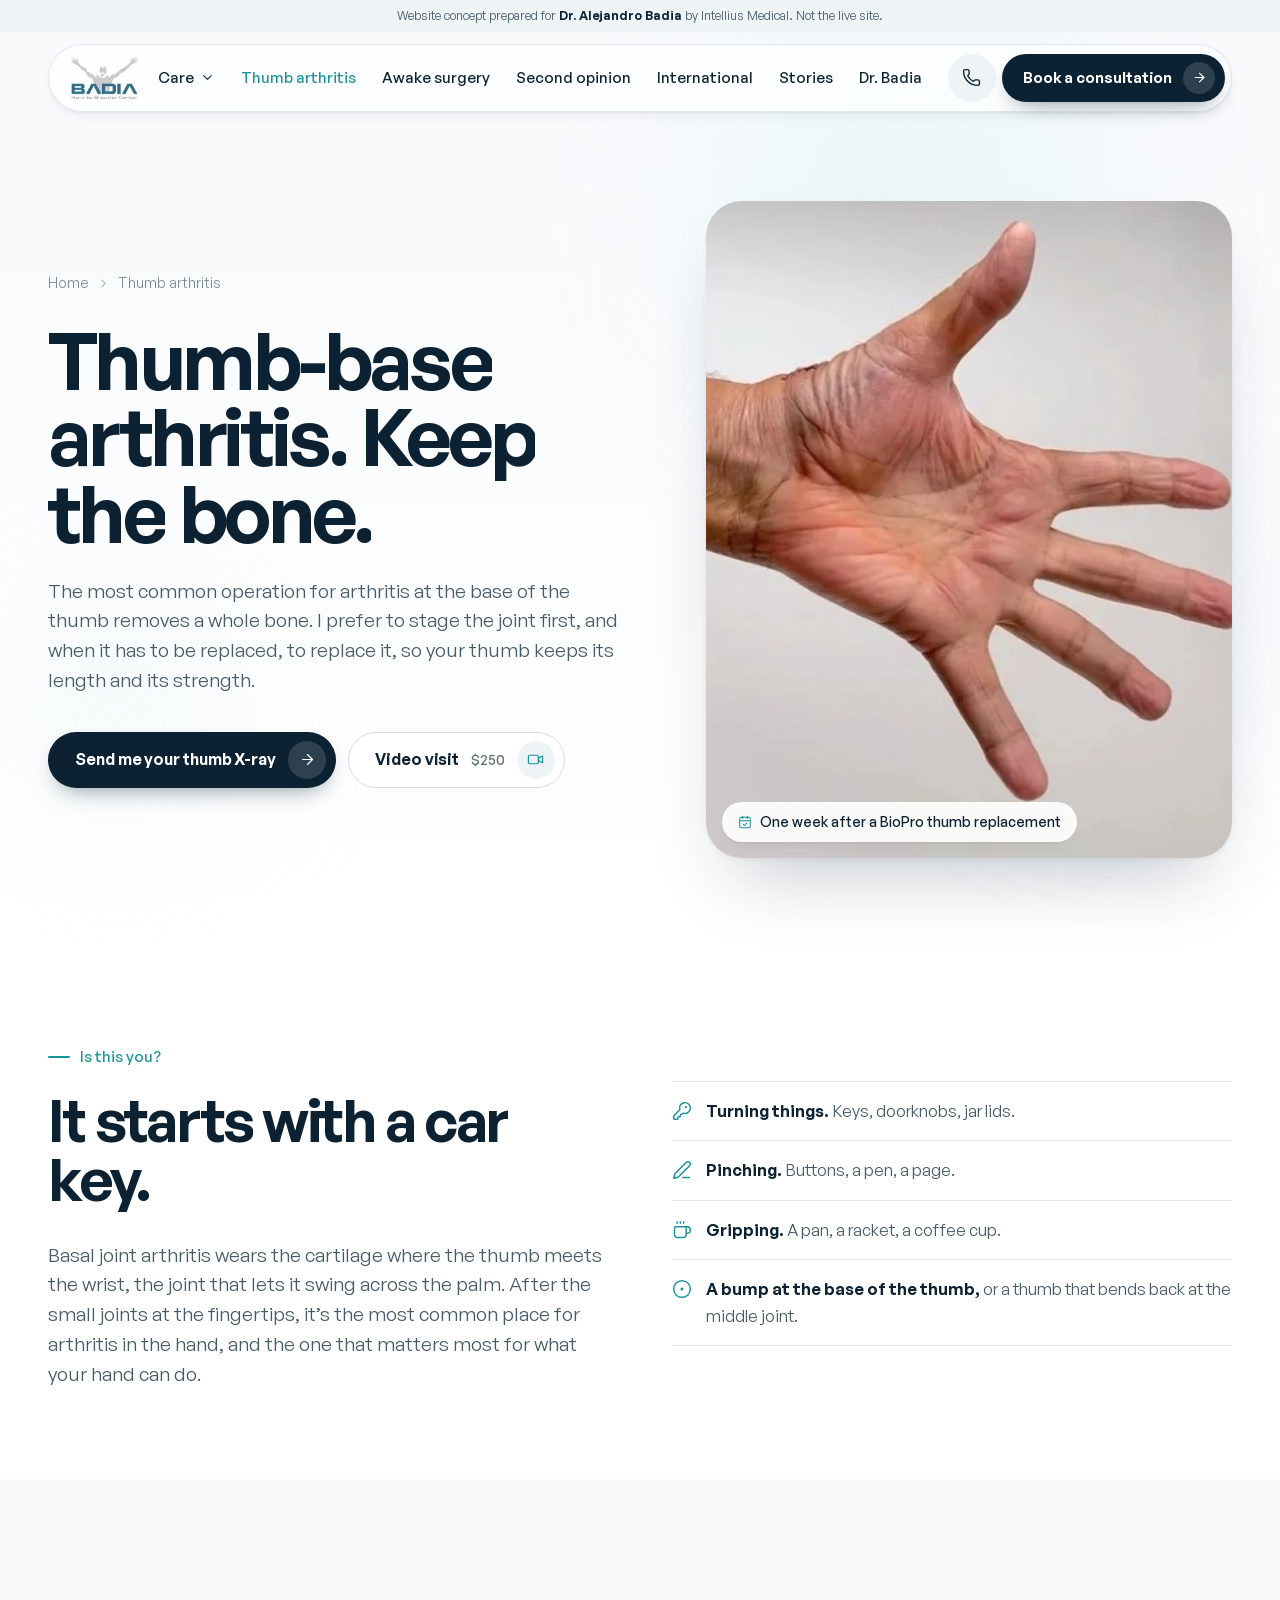
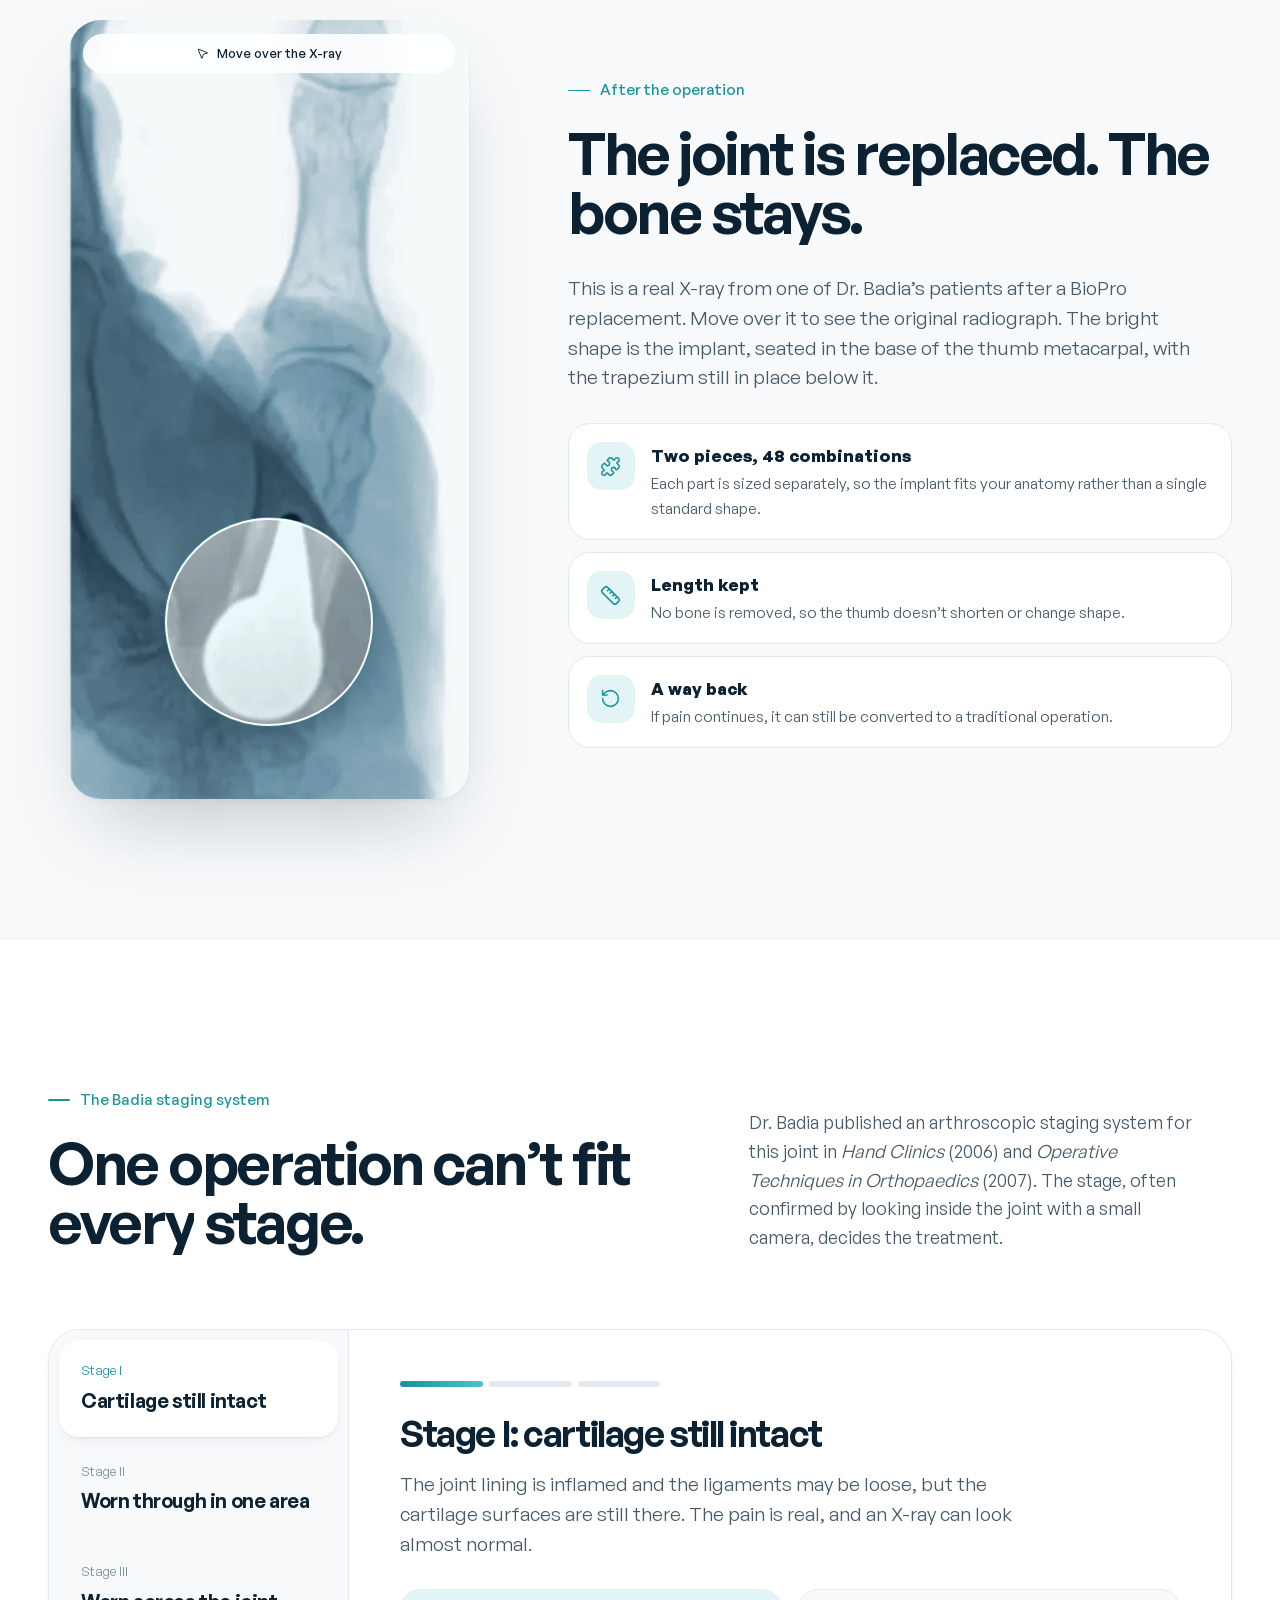
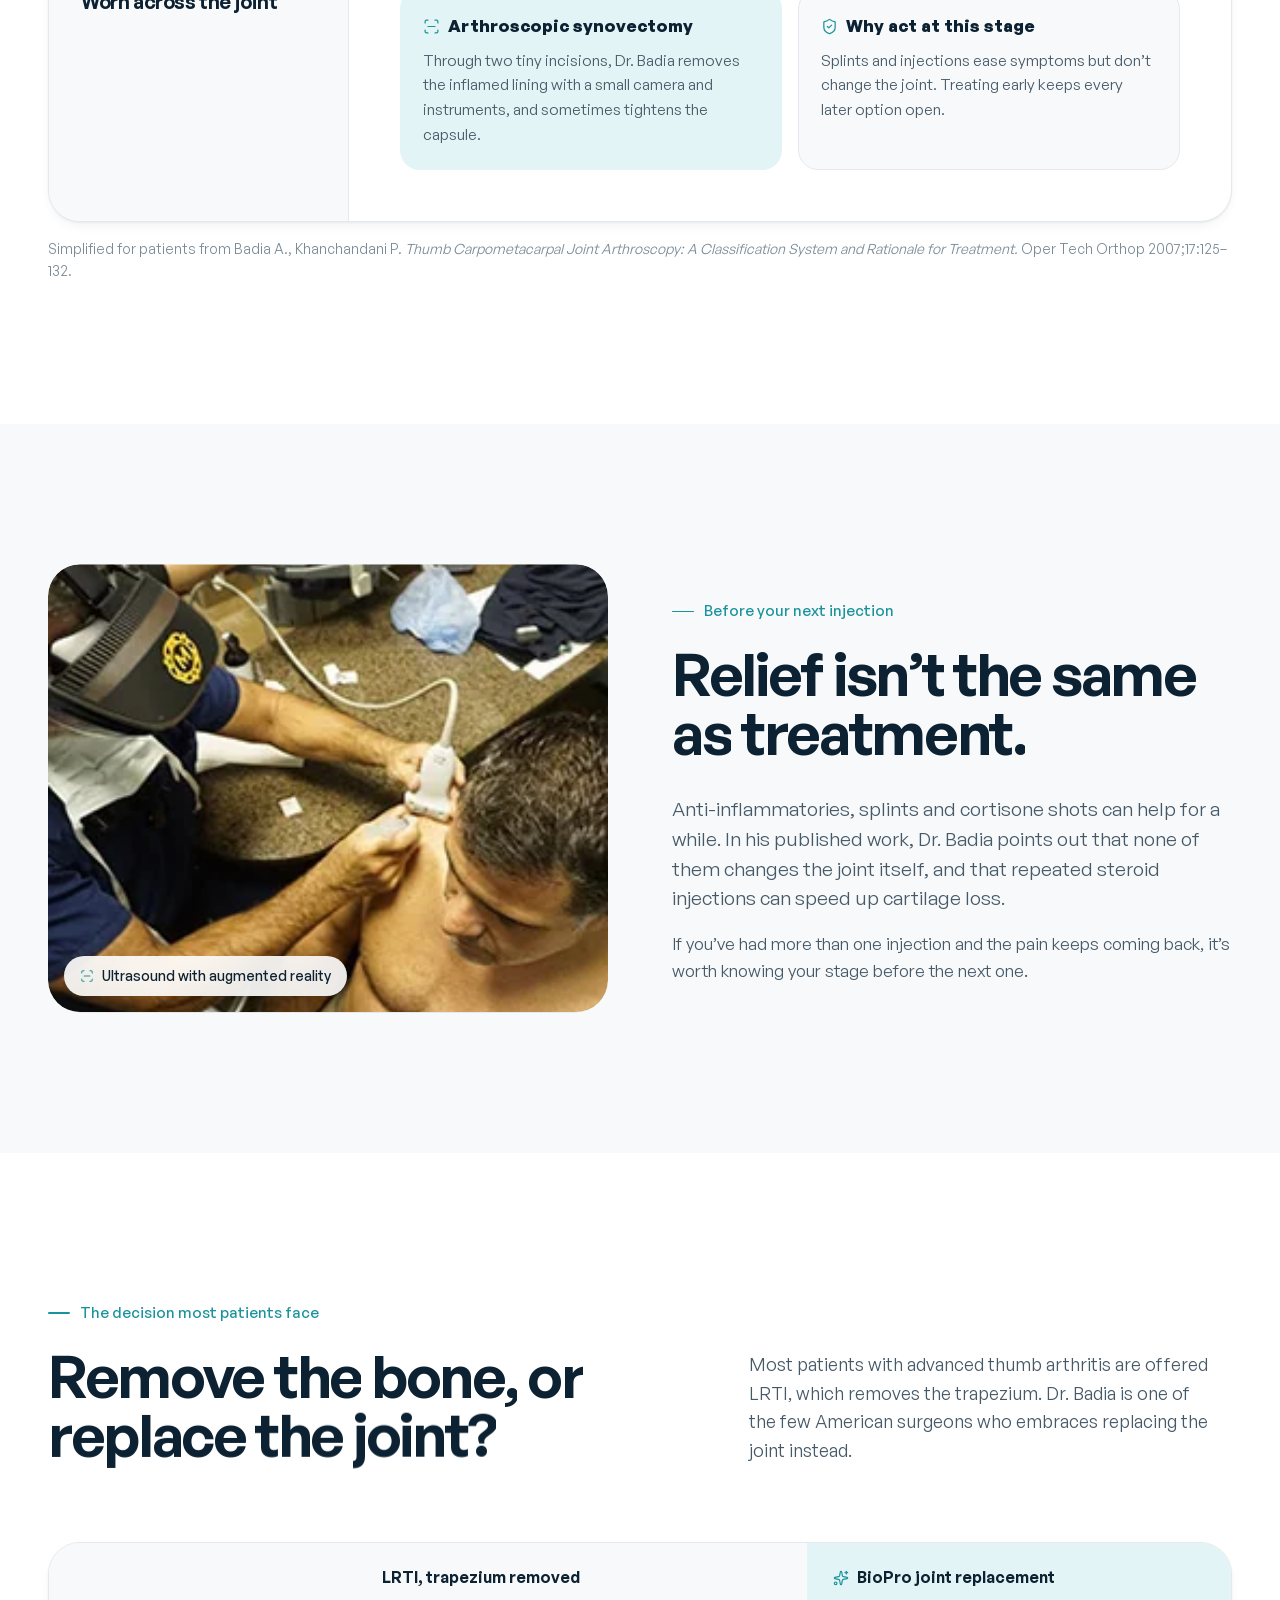
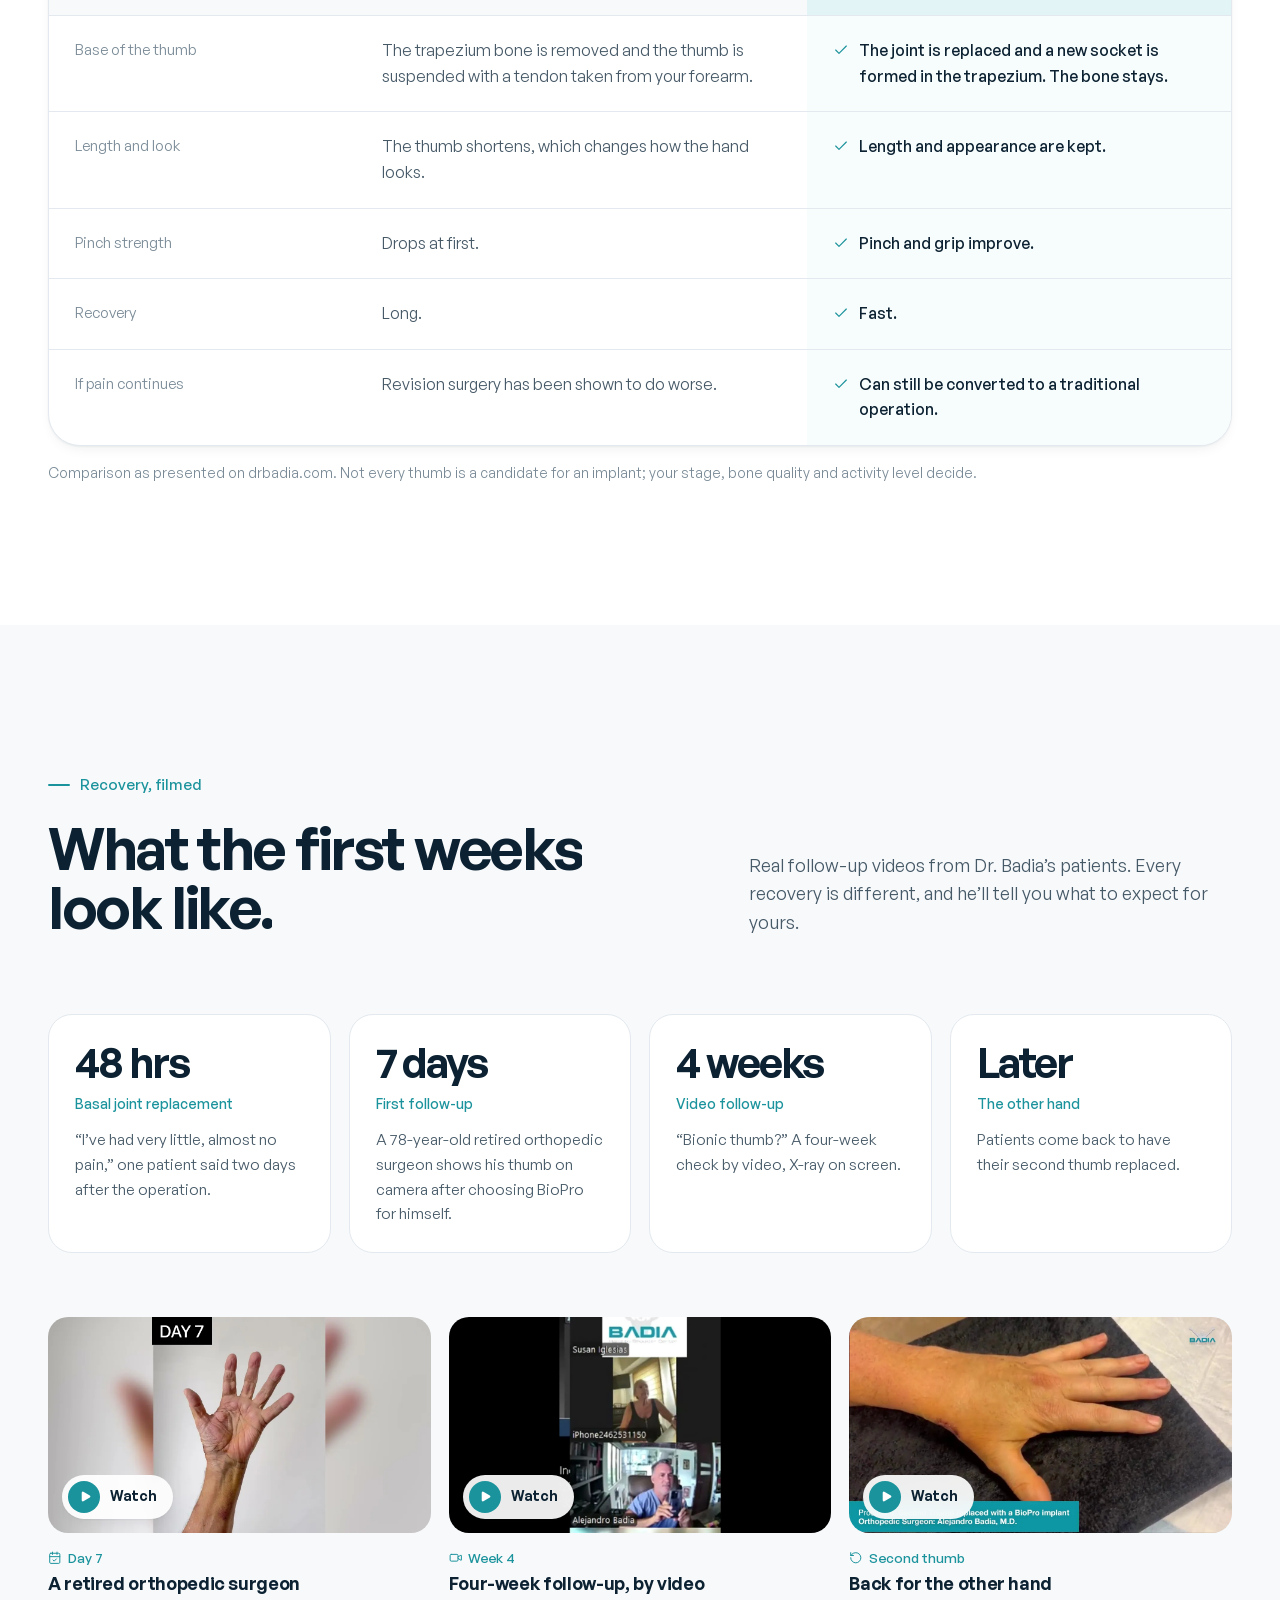
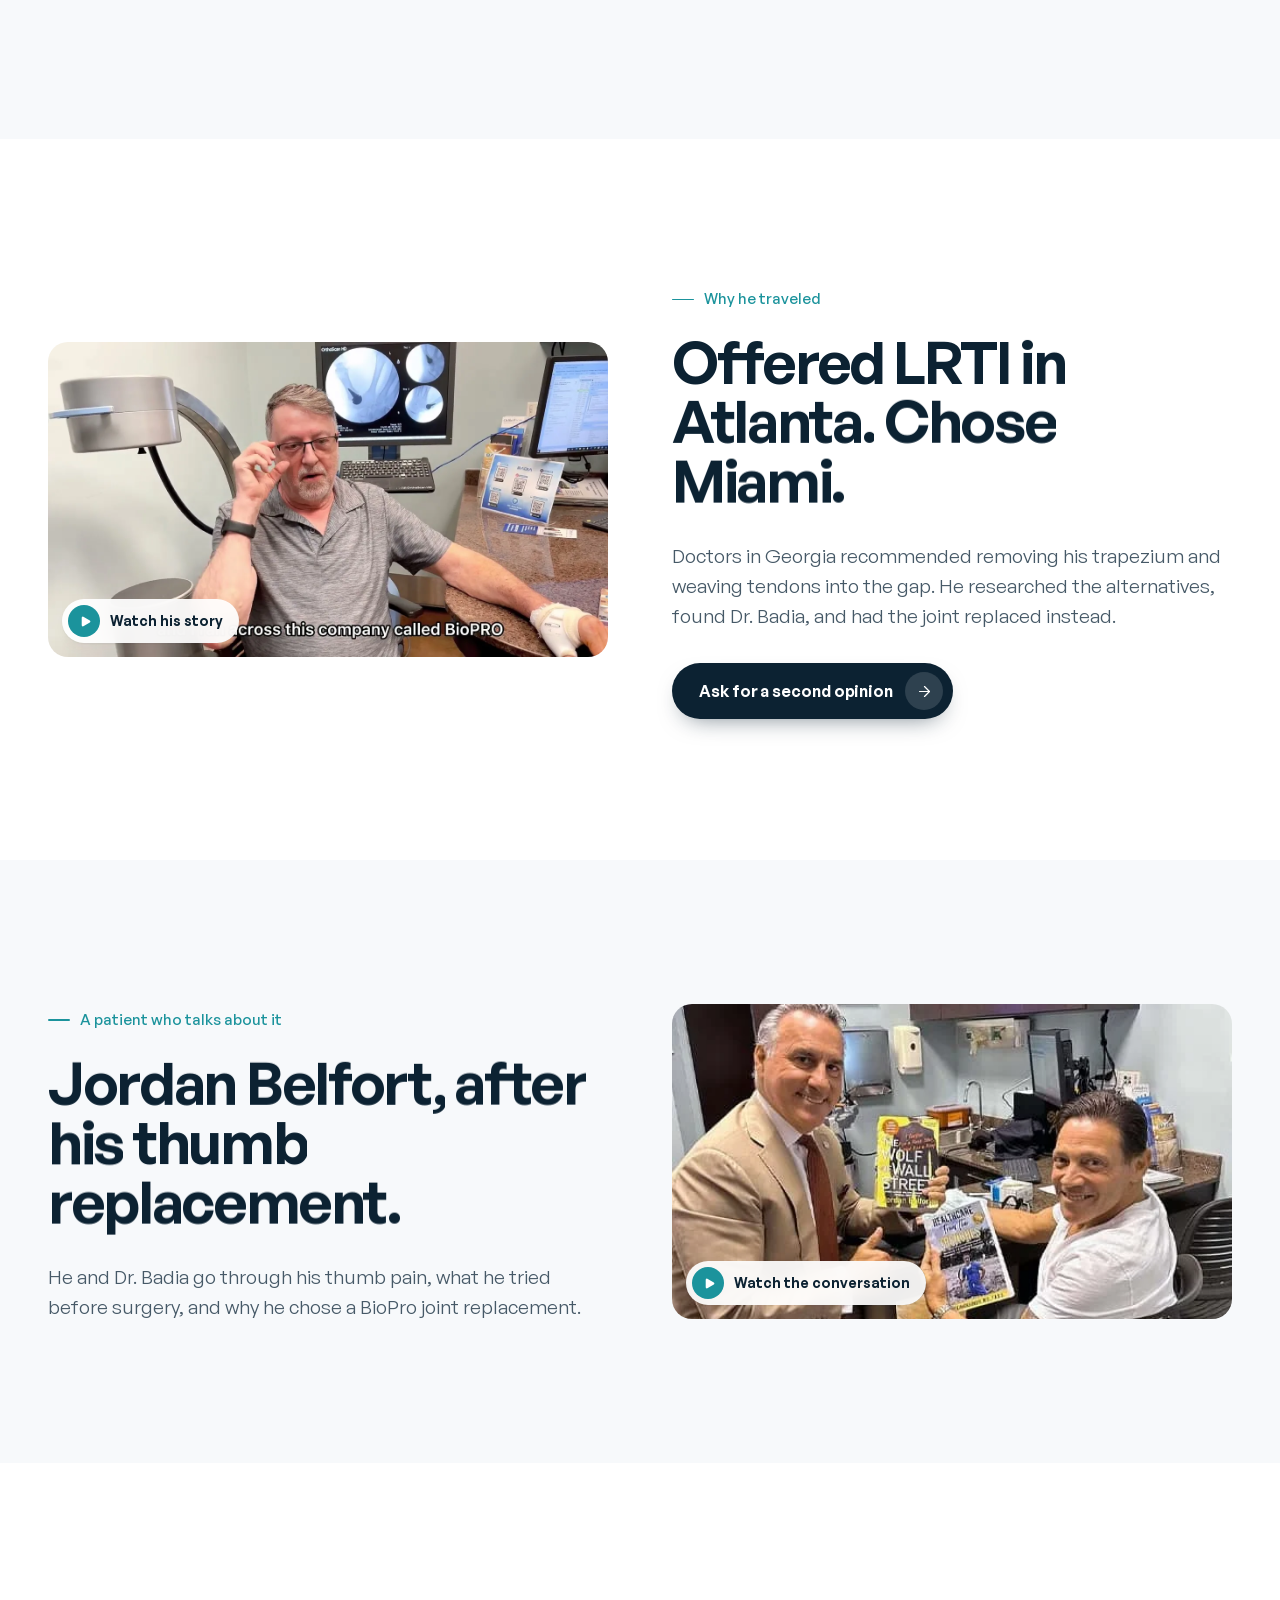
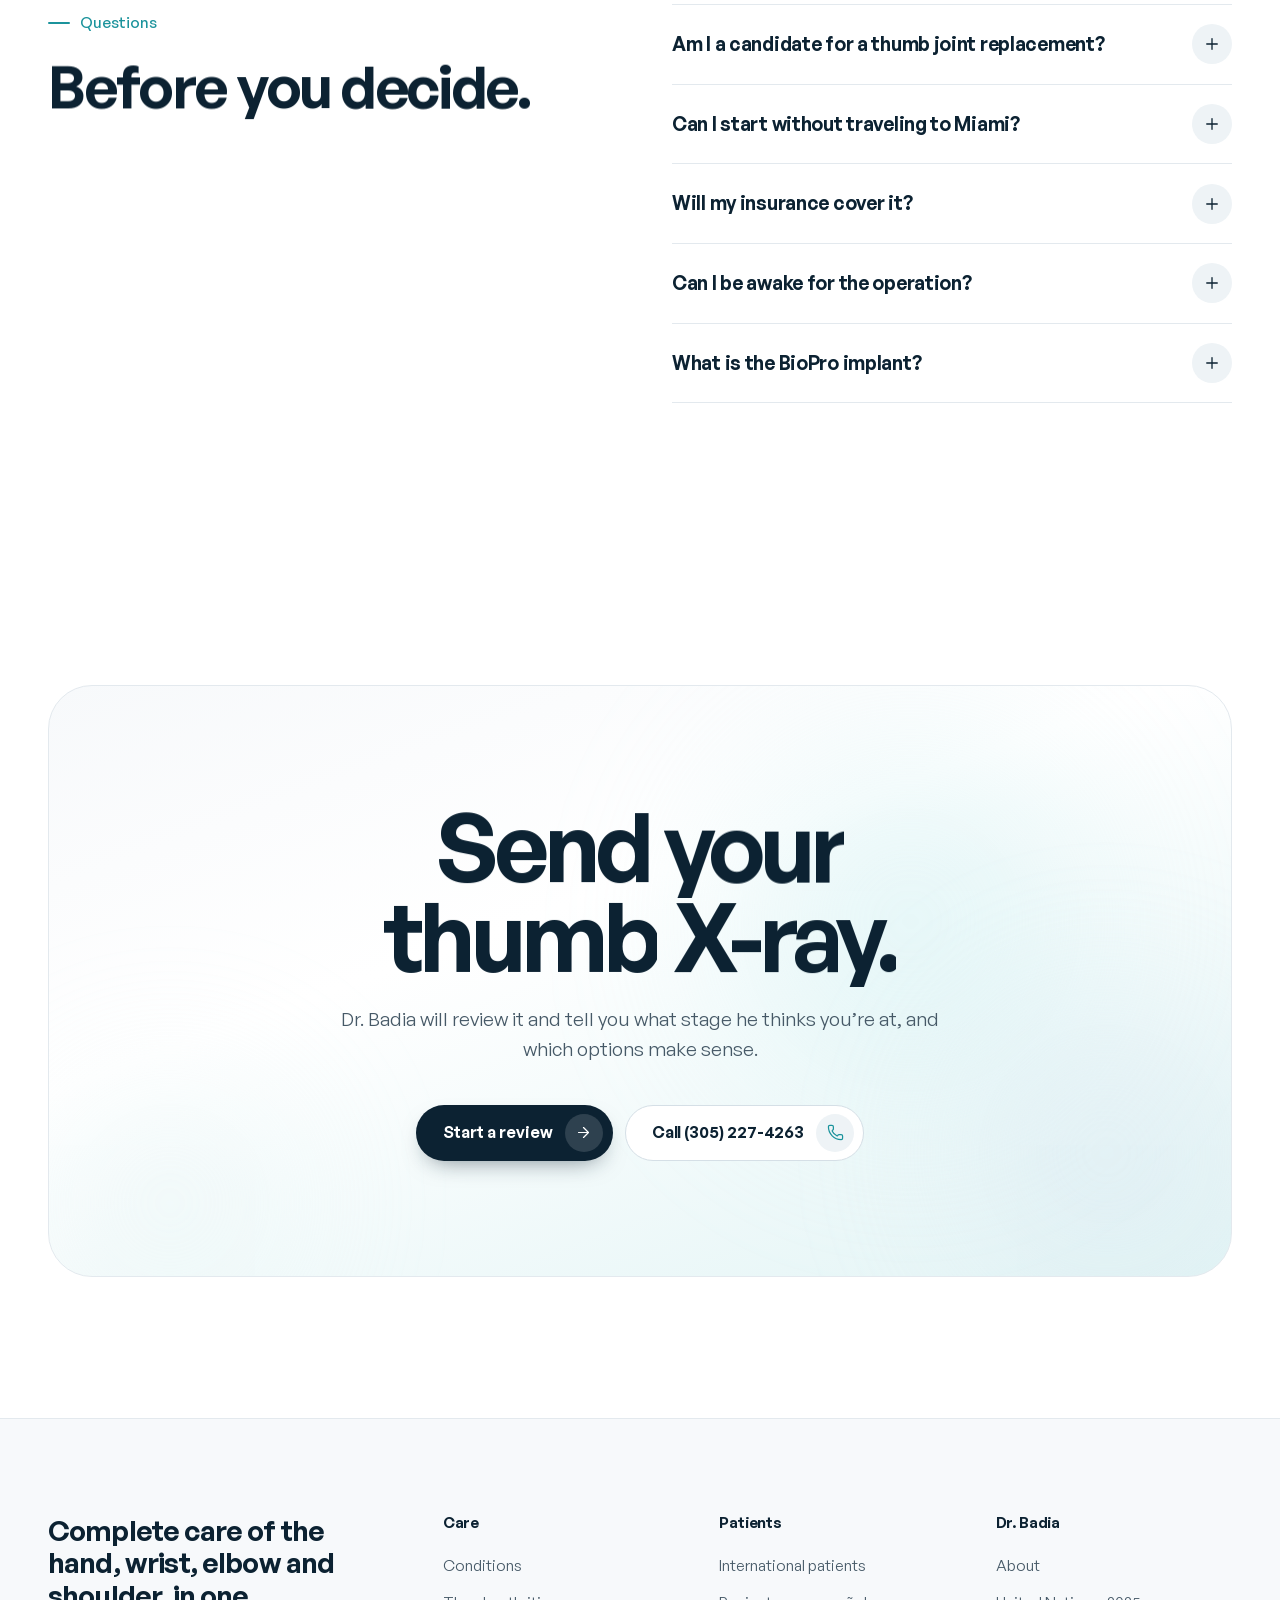
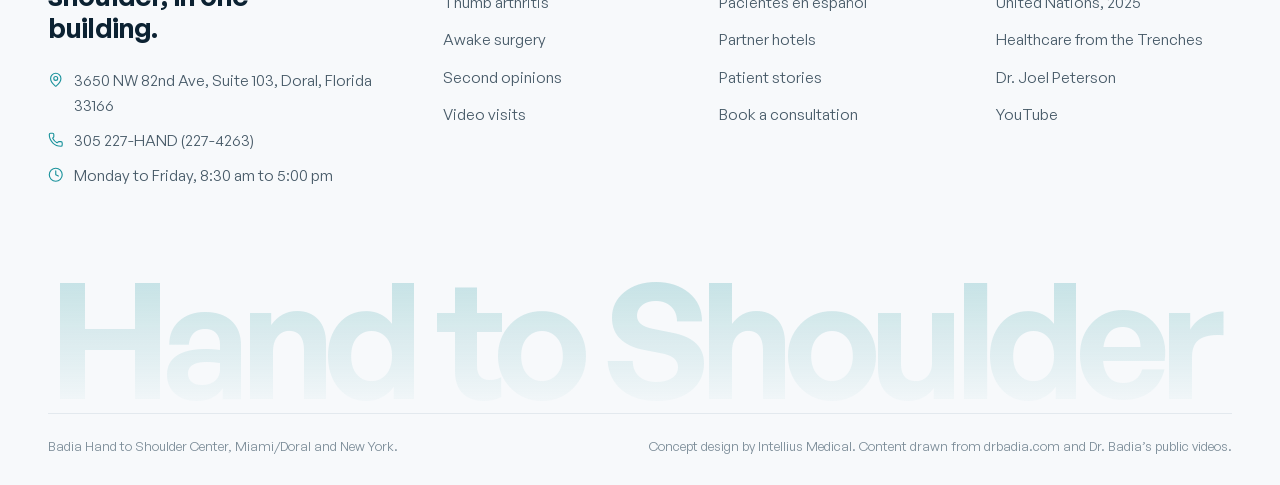
<file: thumb.html>
<!doctype html>
<html lang="en">
<head>
<meta charset="utf-8">
<meta name="viewport" content="width=device-width, initial-scale=1, viewport-fit=cover">
<meta name="robots" content="noindex, nofollow">
<meta name="theme-color" content="#f7f9fb">
<title>Thumb Arthritis Treatment and Joint Replacement | Dr. Alejandro Badia, Miami</title>
<meta name="description" content="Basal joint (thumb) arthritis care with Dr. Alejandro Badia: arthroscopic staging, osteotomy and BioPro thumb joint replacement that keeps the bone.">
<link rel="icon" href="img/logo.webp">
<link rel="preload" href="fonts/general-sans-500.woff2" as="font" type="font/woff2" crossorigin>
<link rel="preload" href="fonts/general-sans-600.woff2" as="font" type="font/woff2" crossorigin>

<link rel="stylesheet" href="styles.css">
<script>if(!matchMedia("(prefers-reduced-motion: reduce)").matches){var h=document.documentElement;h.classList.add("motion");setTimeout(function(){h.classList.add("ready")},2500);}</script>
</head>
<body>
<div class="progress" aria-hidden="true"></div>
<div class="concept">Website concept prepared for <b>Dr. Alejandro Badia</b> by Intellius Medical. Not the live site.</div>
<header class="nav-shell">
  <div class="pill">
    <a class="logo" href="index.html" aria-label="Badia Hand to Shoulder Center, home"><img src="img/logo.webp" alt="Badia Hand to Shoulder Center" width="67" height="42"></a>
    <nav class="links" aria-label="Main">
      <button type="button" id="care-btn" aria-expanded="false" aria-controls="mega">Care <svg aria-hidden="true" focusable="false" class="i" xmlns="http://www.w3.org/2000/svg" viewBox="0 0 24 24" fill="none" stroke="currentColor" stroke-width="2" stroke-linecap="round" stroke-linejoin="round" > <path d="m6 9 6 6 6-6" /> </svg></button>
      <a href="thumb.html" aria-current="page">Thumb arthritis</a><a href="awake-surgery.html">Awake surgery</a><a href="second-opinion.html">Second opinion</a><a href="international.html">International</a><a href="stories.html">Stories</a><a href="about.html">Dr. Badia</a>
    </nav>
    <div class="nav-cta"><a class="icon-btn" href="tel:+13052274263" aria-label="Call (305) 227-4263"><svg aria-hidden="true" focusable="false" class="i" xmlns="http://www.w3.org/2000/svg" viewBox="0 0 24 24" fill="none" stroke="currentColor" stroke-width="2" stroke-linecap="round" stroke-linejoin="round" > <path d="M13.832 16.568a1 1 0 0 0 1.213-.303l.355-.465A2 2 0 0 1 17 15h3a2 2 0 0 1 2 2v3a2 2 0 0 1-2 2A18 18 0 0 1 2 4a2 2 0 0 1 2-2h3a2 2 0 0 1 2 2v3a2 2 0 0 1-.8 1.6l-.468.351a1 1 0 0 0-.292 1.233 14 14 0 0 0 6.392 6.384" /> </svg></a><a class="btn btn-dark btn-sm" href="contact.html">Book a consultation<span class="ic"><svg aria-hidden="true" focusable="false" class="i" xmlns="http://www.w3.org/2000/svg" viewBox="0 0 24 24" fill="none" stroke="currentColor" stroke-width="2" stroke-linecap="round" stroke-linejoin="round" > <path d="M5 12h14" /> <path d="m12 5 7 7-7 7" /> </svg><svg aria-hidden="true" focusable="false" class="i" xmlns="http://www.w3.org/2000/svg" viewBox="0 0 24 24" fill="none" stroke="currentColor" stroke-width="2" stroke-linecap="round" stroke-linejoin="round" > <path d="M5 12h14" /> <path d="m12 5 7 7-7 7" /> </svg></span></a></div>
    <button class="burger" type="button" data-sheet="open" aria-label="Open menu" aria-controls="sheet"><svg aria-hidden="true" focusable="false" class="i" xmlns="http://www.w3.org/2000/svg" viewBox="0 0 24 24" fill="none" stroke="currentColor" stroke-width="2" stroke-linecap="round" stroke-linejoin="round" > <path d="M4 5h16" /> <path d="M4 12h16" /> <path d="M4 19h16" /> </svg></button>
  </div>
  <div class="mega" id="mega" role="region" aria-label="Care by body area"><a class="tile" href="conditions.html#finger"><span class="ph"><img src="img/r-finger.webp" alt="" loading="lazy"></span><b>Finger</b><span>4 conditions</span></a><a class="tile" href="conditions.html#thumb"><span class="ph"><img src="img/r-thumb.webp" alt="" loading="lazy"></span><b>Thumb</b><span>4 conditions</span></a><a class="tile" href="conditions.html#hand"><span class="ph"><img src="img/r-hand.webp" alt="" loading="lazy"></span><b>Hand</b><span>5 conditions</span></a><a class="tile" href="conditions.html#wrist"><span class="ph"><img src="img/r-wrist.webp" alt="" loading="lazy"></span><b>Wrist</b><span>3 conditions</span></a><a class="tile" href="conditions.html#elbow"><span class="ph"><img src="img/r-elbow.webp" alt="" loading="lazy"></span><b>Elbow</b><span>4 conditions</span></a><a class="tile" href="conditions.html#shoulder"><span class="ph"><img src="img/r-shoulder.webp" alt="" loading="lazy"></span><b>Shoulder</b><span>5 conditions</span></a>
<a class="feat" href="thumb.html"><span><span class="k">Signature procedure</span><b>Thumb arthritis, without removing the bone</b><p>Staged with his own published system, treated with a joint replacement when it&rsquo;s needed.</p></span><span class="more">Explore <svg aria-hidden="true" focusable="false" class="i" xmlns="http://www.w3.org/2000/svg" viewBox="0 0 24 24" fill="none" stroke="currentColor" stroke-width="2" stroke-linecap="round" stroke-linejoin="round" > <path d="M5 12h14" /> <path d="m12 5 7 7-7 7" /> </svg></span></a></div>
</header>
<div class="sheet" id="sheet" role="dialog" aria-modal="true" aria-label="Menu">
  <div class="top"><a class="logo" href="index.html"><img src="img/logo.webp" alt="Badia Hand to Shoulder Center" width="67" height="42"></a><button type="button" data-sheet="close" aria-label="Close menu"><svg aria-hidden="true" focusable="false" class="i" xmlns="http://www.w3.org/2000/svg" viewBox="0 0 24 24" fill="none" stroke="currentColor" stroke-width="2" stroke-linecap="round" stroke-linejoin="round" > <path d="M18 6 6 18" /> <path d="m6 6 12 12" /> </svg></button></div>
  <nav aria-label="Mobile"><a href="conditions.html">Conditions<svg aria-hidden="true" focusable="false" class="i" xmlns="http://www.w3.org/2000/svg" viewBox="0 0 24 24" fill="none" stroke="currentColor" stroke-width="2" stroke-linecap="round" stroke-linejoin="round" > <path d="M7 7h10v10" /> <path d="M7 17 17 7" /> </svg></a><a href="thumb.html">Thumb arthritis<svg aria-hidden="true" focusable="false" class="i" xmlns="http://www.w3.org/2000/svg" viewBox="0 0 24 24" fill="none" stroke="currentColor" stroke-width="2" stroke-linecap="round" stroke-linejoin="round" > <path d="M7 7h10v10" /> <path d="M7 17 17 7" /> </svg></a><a href="awake-surgery.html">Awake surgery<svg aria-hidden="true" focusable="false" class="i" xmlns="http://www.w3.org/2000/svg" viewBox="0 0 24 24" fill="none" stroke="currentColor" stroke-width="2" stroke-linecap="round" stroke-linejoin="round" > <path d="M7 7h10v10" /> <path d="M7 17 17 7" /> </svg></a><a href="second-opinion.html">Second opinion<svg aria-hidden="true" focusable="false" class="i" xmlns="http://www.w3.org/2000/svg" viewBox="0 0 24 24" fill="none" stroke="currentColor" stroke-width="2" stroke-linecap="round" stroke-linejoin="round" > <path d="M7 7h10v10" /> <path d="M7 17 17 7" /> </svg></a><a href="international.html">International<svg aria-hidden="true" focusable="false" class="i" xmlns="http://www.w3.org/2000/svg" viewBox="0 0 24 24" fill="none" stroke="currentColor" stroke-width="2" stroke-linecap="round" stroke-linejoin="round" > <path d="M7 7h10v10" /> <path d="M7 17 17 7" /> </svg></a><a href="stories.html">Stories<svg aria-hidden="true" focusable="false" class="i" xmlns="http://www.w3.org/2000/svg" viewBox="0 0 24 24" fill="none" stroke="currentColor" stroke-width="2" stroke-linecap="round" stroke-linejoin="round" > <path d="M7 7h10v10" /> <path d="M7 17 17 7" /> </svg></a><a href="about.html">Dr. Badia<svg aria-hidden="true" focusable="false" class="i" xmlns="http://www.w3.org/2000/svg" viewBox="0 0 24 24" fill="none" stroke="currentColor" stroke-width="2" stroke-linecap="round" stroke-linejoin="round" > <path d="M7 7h10v10" /> <path d="M7 17 17 7" /> </svg></a><a href="contact.html">Request a consultation<svg aria-hidden="true" focusable="false" class="i" xmlns="http://www.w3.org/2000/svg" viewBox="0 0 24 24" fill="none" stroke="currentColor" stroke-width="2" stroke-linecap="round" stroke-linejoin="round" > <path d="M7 7h10v10" /> <path d="M7 17 17 7" /> </svg></a></nav>
  <div class="btns"><a class="btn btn-light" href="tel:+13052274263">Call (305) 227-4263<span class="ic"><svg aria-hidden="true" focusable="false" class="i" xmlns="http://www.w3.org/2000/svg" viewBox="0 0 24 24" fill="none" stroke="currentColor" stroke-width="2" stroke-linecap="round" stroke-linejoin="round" > <path d="M13.832 16.568a1 1 0 0 0 1.213-.303l.355-.465A2 2 0 0 1 17 15h3a2 2 0 0 1 2 2v3a2 2 0 0 1-2 2A18 18 0 0 1 2 4a2 2 0 0 1 2-2h3a2 2 0 0 1 2 2v3a2 2 0 0 1-.8 1.6l-.468.351a1 1 0 0 0-.292 1.233 14 14 0 0 0 6.392 6.384" /> </svg><svg aria-hidden="true" focusable="false" class="i" xmlns="http://www.w3.org/2000/svg" viewBox="0 0 24 24" fill="none" stroke="currentColor" stroke-width="2" stroke-linecap="round" stroke-linejoin="round" > <path d="M13.832 16.568a1 1 0 0 0 1.213-.303l.355-.465A2 2 0 0 1 17 15h3a2 2 0 0 1 2 2v3a2 2 0 0 1-2 2A18 18 0 0 1 2 4a2 2 0 0 1 2-2h3a2 2 0 0 1 2 2v3a2 2 0 0 1-.8 1.6l-.468.351a1 1 0 0 0-.292 1.233 14 14 0 0 0 6.392 6.384" /> </svg></span></a><a class="btn btn-dark" href="contact.html#video">Book a video visit<span class="ic"><svg aria-hidden="true" focusable="false" class="i" xmlns="http://www.w3.org/2000/svg" viewBox="0 0 24 24" fill="none" stroke="currentColor" stroke-width="2" stroke-linecap="round" stroke-linejoin="round" > <path d="m16 13 5.223 3.482a.5.5 0 0 0 .777-.416V7.87a.5.5 0 0 0-.752-.432L16 10.5" /> <rect x="2" y="6" width="14" height="12" rx="2" /> </svg><svg aria-hidden="true" focusable="false" class="i" xmlns="http://www.w3.org/2000/svg" viewBox="0 0 24 24" fill="none" stroke="currentColor" stroke-width="2" stroke-linecap="round" stroke-linejoin="round" > <path d="m16 13 5.223 3.482a.5.5 0 0 0 .777-.416V7.87a.5.5 0 0 0-.752-.432L16 10.5" /> <rect x="2" y="6" width="14" height="12" rx="2" /> </svg></span></a></div>
</div>
<main id="main">

<section class="phero"><div class="aurora" aria-hidden="true"><i></i><i></i><i></i></div><div class="wrap phero-grid"><div><p class="crumbs"><a href="index.html">Home</a><svg aria-hidden="true" focusable="false" class="i" xmlns="http://www.w3.org/2000/svg" viewBox="0 0 24 24" fill="none" stroke="currentColor" stroke-width="2" stroke-linecap="round" stroke-linejoin="round" > <path d="m9 18 6-6-6-6" /> </svg><span>Thumb arthritis</span></p><h1 data-split>Thumb-base arthritis. Keep the bone.</h1><p class="lede">The most common operation for arthritis at the base of the thumb removes a whole bone. I prefer to stage the joint first, and when it has to be replaced, to replace it, so your thumb keeps its length and its strength.</p><div class="actions"><a class="btn btn-dark" href="second-opinion.html">Send me your thumb X-ray<span class="ic"><svg aria-hidden="true" focusable="false" class="i" xmlns="http://www.w3.org/2000/svg" viewBox="0 0 24 24" fill="none" stroke="currentColor" stroke-width="2" stroke-linecap="round" stroke-linejoin="round" > <path d="M5 12h14" /> <path d="m12 5 7 7-7 7" /> </svg><svg aria-hidden="true" focusable="false" class="i" xmlns="http://www.w3.org/2000/svg" viewBox="0 0 24 24" fill="none" stroke="currentColor" stroke-width="2" stroke-linecap="round" stroke-linejoin="round" > <path d="M5 12h14" /> <path d="m12 5 7 7-7 7" /> </svg></span></a><a class="btn btn-light" href="contact.html#video">Video visit <small>$250</small><span class="ic"><svg aria-hidden="true" focusable="false" class="i" xmlns="http://www.w3.org/2000/svg" viewBox="0 0 24 24" fill="none" stroke="currentColor" stroke-width="2" stroke-linecap="round" stroke-linejoin="round" > <path d="m16 13 5.223 3.482a.5.5 0 0 0 .777-.416V7.87a.5.5 0 0 0-.752-.432L16 10.5" /> <rect x="2" y="6" width="14" height="12" rx="2" /> </svg><svg aria-hidden="true" focusable="false" class="i" xmlns="http://www.w3.org/2000/svg" viewBox="0 0 24 24" fill="none" stroke="currentColor" stroke-width="2" stroke-linecap="round" stroke-linejoin="round" > <path d="m16 13 5.223 3.482a.5.5 0 0 0 .777-.416V7.87a.5.5 0 0 0-.752-.432L16 10.5" /> <rect x="2" y="6" width="14" height="12" rx="2" /> </svg></span></a></div></div><div class="media"><img src="img/thumb-1week.webp" alt="A patient spreading the hand wide one week after thumb joint replacement"><span class="tag"><svg aria-hidden="true" focusable="false" class="i" xmlns="http://www.w3.org/2000/svg" viewBox="0 0 24 24" fill="none" stroke="currentColor" stroke-width="2" stroke-linecap="round" stroke-linejoin="round" > <path d="M8 2v4" /> <path d="M16 2v4" /> <rect width="18" height="18" x="3" y="4" rx="2" /> <path d="M3 10h18" /> <path d="m9 16 2 2 4-4" /> </svg>One week after a BioPro thumb replacement</span></div></div></section>

<section class="section tight" aria-labelledby="sym-h">
  <div class="wrap grid-2" style="align-items:center">
    <div><span class="eyebrow">Is this you?</span><h2 id="sym-h" data-split>It starts with a car key.</h2><p class="lede mt-m">Basal joint arthritis wears the cartilage where the thumb meets the wrist, the joint that lets it swing across the palm. After the small joints at the fingertips, it&rsquo;s the most common place for arthritis in the hand, and the one that matters most for what your hand can do.</p></div>
    <ul class="plain" data-stagger>
      <li><svg aria-hidden="true" focusable="false" class="i" xmlns="http://www.w3.org/2000/svg" viewBox="0 0 24 24" fill="none" stroke="currentColor" stroke-width="2" stroke-linecap="round" stroke-linejoin="round" > <path d="M2.586 17.414A2 2 0 0 0 2 18.828V21a1 1 0 0 0 1 1h3a1 1 0 0 0 1-1v-1a1 1 0 0 1 1-1h1a1 1 0 0 0 1-1v-1a1 1 0 0 1 1-1h.172a2 2 0 0 0 1.414-.586l.814-.814a6.5 6.5 0 1 0-4-4z" /> <circle cx="16.5" cy="7.5" r=".5" fill="currentColor" /> </svg><span><b>Turning things.</b> Keys, doorknobs, jar lids.</span></li>
      <li><svg aria-hidden="true" focusable="false" class="i" xmlns="http://www.w3.org/2000/svg" viewBox="0 0 24 24" fill="none" stroke="currentColor" stroke-width="2" stroke-linecap="round" stroke-linejoin="round" > <path d="M13 21h8" /> <path d="M21.174 6.812a1 1 0 0 0-3.986-3.987L3.842 16.174a2 2 0 0 0-.5.83l-1.321 4.352a.5.5 0 0 0 .623.622l4.353-1.32a2 2 0 0 0 .83-.497z" /> </svg><span><b>Pinching.</b> Buttons, a pen, a page.</span></li>
      <li><svg aria-hidden="true" focusable="false" class="i" xmlns="http://www.w3.org/2000/svg" viewBox="0 0 24 24" fill="none" stroke="currentColor" stroke-width="2" stroke-linecap="round" stroke-linejoin="round" > <path d="M10 2v2" /> <path d="M14 2v2" /> <path d="M16 8a1 1 0 0 1 1 1v8a4 4 0 0 1-4 4H7a4 4 0 0 1-4-4V9a1 1 0 0 1 1-1h14a4 4 0 1 1 0 8h-1" /> <path d="M6 2v2" /> </svg><span><b>Gripping.</b> A pan, a racket, a coffee cup.</span></li>
      <li><svg aria-hidden="true" focusable="false" class="i" xmlns="http://www.w3.org/2000/svg" viewBox="0 0 24 24" fill="none" stroke="currentColor" stroke-width="2" stroke-linecap="round" stroke-linejoin="round" > <circle cx="12" cy="12" r="10" /> <circle cx="12" cy="12" r="1" /> </svg><span><b>A bump at the base of the thumb,</b> or a thumb that bends back at the middle joint.</span></li>
    </ul>
  </div>
</section>

<section class="section alt" aria-labelledby="xr-h">
  <div class="wrap xray">
    <div class="lens" tabindex="0" role="img" aria-label="X-ray of a thumb after BioPro joint replacement. Move the lens to reveal the original radiograph.">
      <img src="img/xray-light.webp" alt="">
      <img class="dark" src="img/xray-dark.webp" alt="">
      <span class="ring" aria-hidden="true"></span>
      <span class="hint"><svg aria-hidden="true" focusable="false" class="i" xmlns="http://www.w3.org/2000/svg" viewBox="0 0 24 24" fill="none" stroke="currentColor" stroke-width="2" stroke-linecap="round" stroke-linejoin="round" > <path d="M4.037 4.688a.495.495 0 0 1 .651-.651l16 6.5a.5.5 0 0 1-.063.947l-6.124 1.58a2 2 0 0 0-1.438 1.435l-1.579 6.126a.5.5 0 0 1-.947.063z" /> </svg>Move over the X-ray</span>
    </div>
    <div>
      <span class="eyebrow">After the operation</span>
      <h2 id="xr-h" data-split>The joint is replaced. The bone stays.</h2>
      <p class="lede mt-m">This is a real X-ray from one of Dr. Badia&rsquo;s patients after a BioPro replacement. Move over it to see the original radiograph. The bright shape is the implant, seated in the base of the thumb metacarpal, with the trapezium still in place below it.</p>
      <ul class="callouts" data-stagger>
        <li><span class="ci"><svg aria-hidden="true" focusable="false" class="i" xmlns="http://www.w3.org/2000/svg" viewBox="0 0 24 24" fill="none" stroke="currentColor" stroke-width="2" stroke-linecap="round" stroke-linejoin="round" > <path d="M15.39 4.39a1 1 0 0 0 1.68-.474 2.5 2.5 0 1 1 3.014 3.015 1 1 0 0 0-.474 1.68l1.683 1.682a2.414 2.414 0 0 1 0 3.414L19.61 15.39a1 1 0 0 1-1.68-.474 2.5 2.5 0 1 0-3.014 3.015 1 1 0 0 1 .474 1.68l-1.683 1.682a2.414 2.414 0 0 1-3.414 0L8.61 19.61a1 1 0 0 0-1.68.474 2.5 2.5 0 1 1-3.014-3.015 1 1 0 0 0 .474-1.68l-1.683-1.682a2.414 2.414 0 0 1 0-3.414L4.39 8.61a1 1 0 0 1 1.68.474 2.5 2.5 0 1 0 3.014-3.015 1 1 0 0 1-.474-1.68l1.683-1.682a2.414 2.414 0 0 1 3.414 0z" /> </svg></span><span><b>Two pieces, 48 combinations</b><p>Each part is sized separately, so the implant fits your anatomy rather than a single standard shape.</p></span></li>
        <li><span class="ci"><svg aria-hidden="true" focusable="false" class="i" xmlns="http://www.w3.org/2000/svg" viewBox="0 0 24 24" fill="none" stroke="currentColor" stroke-width="2" stroke-linecap="round" stroke-linejoin="round" > <path d="M21.3 15.3a2.4 2.4 0 0 1 0 3.4l-2.6 2.6a2.4 2.4 0 0 1-3.4 0L2.7 8.7a2.41 2.41 0 0 1 0-3.4l2.6-2.6a2.41 2.41 0 0 1 3.4 0Z" /> <path d="m14.5 12.5 2-2" /> <path d="m11.5 9.5 2-2" /> <path d="m8.5 6.5 2-2" /> <path d="m17.5 15.5 2-2" /> </svg></span><span><b>Length kept</b><p>No bone is removed, so the thumb doesn&rsquo;t shorten or change shape.</p></span></li>
        <li><span class="ci"><svg aria-hidden="true" focusable="false" class="i" xmlns="http://www.w3.org/2000/svg" viewBox="0 0 24 24" fill="none" stroke="currentColor" stroke-width="2" stroke-linecap="round" stroke-linejoin="round" > <path d="M3 12a9 9 0 1 0 9-9 9.75 9.75 0 0 0-6.74 2.74L3 8" /> <path d="M3 3v5h5" /> </svg></span><span><b>A way back</b><p>If pain continues, it can still be converted to a traditional operation.</p></span></li>
      </ul>
    </div>
  </div>
</section>

<section class="section" aria-labelledby="stg-h">
  <div class="wrap">
    <div class="head"><div><span class="eyebrow">The Badia staging system</span><h2 id="stg-h" data-split>One operation can&rsquo;t fit every stage.</h2></div><p>Dr. Badia published an arthroscopic staging system for this joint in <i>Hand Clinics</i> (2006) and <i>Operative Techniques in Orthopaedics</i> (2007). The stage, often confirmed by looking inside the joint with a small camera, decides the treatment.</p></div>
    <div class="stages" data-tabs><div class="stage-tabs" role="tablist" aria-label="Arthritis stage"><button role="tab" id="st0" aria-controls="sb0" aria-selected="true" tabindex="0"><span class="n">Stage I</span><b>Cartilage still intact</b></button><button role="tab" id="st1" aria-controls="sb1" aria-selected="false" tabindex="-1"><span class="n">Stage II</span><b>Worn through in one area</b></button><button role="tab" id="st2" aria-controls="sb2" aria-selected="false" tabindex="-1"><span class="n">Stage III</span><b>Worn across the joint</b></button></div><div class="stage-body" role="tabpanel" id="sb0" aria-labelledby="st0" >
  <div class="meter" aria-hidden="true"><i class="on"></i><i class=""></i><i class=""></i></div>
  <h3>Stage I: cartilage still intact</h3><p class="lede">The joint lining is inflamed and the ligaments may be loose, but the cartilage surfaces are still there. The pain is real, and an X-ray can look almost normal.</p>
  <div class="two"><div class="alt2"><b><svg aria-hidden="true" focusable="false" class="i" xmlns="http://www.w3.org/2000/svg" viewBox="0 0 24 24" fill="none" stroke="currentColor" stroke-width="2" stroke-linecap="round" stroke-linejoin="round" > <path d="M3 7V5a2 2 0 0 1 2-2h2" /> <path d="M17 3h2a2 2 0 0 1 2 2v2" /> <path d="M21 17v2a2 2 0 0 1-2 2h-2" /> <path d="M7 21H5a2 2 0 0 1-2-2v-2" /> <path d="M7 12h10" /> </svg>Arthroscopic synovectomy</b><p>Through two tiny incisions, Dr. Badia removes the inflamed lining with a small camera and instruments, and sometimes tightens the capsule.</p></div><div><b><svg aria-hidden="true" focusable="false" class="i" xmlns="http://www.w3.org/2000/svg" viewBox="0 0 24 24" fill="none" stroke="currentColor" stroke-width="2" stroke-linecap="round" stroke-linejoin="round" > <path d="M20 13c0 5-3.5 7.5-7.66 8.95a1 1 0 0 1-.67-.01C7.5 20.5 4 18 4 13V6a1 1 0 0 1 1-1c2 0 4.5-1.2 6.24-2.72a1.17 1.17 0 0 1 1.52 0C14.51 3.81 17 5 19 5a1 1 0 0 1 1 1z" /> <path d="m9 12 2 2 4-4" /> </svg>Why act at this stage</b><p>Splints and injections ease symptoms but don’t change the joint. Treating early keeps every later option open.</p></div></div>
</div><div class="stage-body" role="tabpanel" id="sb1" aria-labelledby="st1" hidden>
  <div class="meter" aria-hidden="true"><i class="on"></i><i class="on"></i><i class=""></i></div>
  <h3>Stage II: worn through in one area</h3><p class="lede">Cartilage has worn down to bone in part of the joint while the rest still has cushion. This is where the load through the thumb is concentrated.</p>
  <div class="two"><div class="alt2"><b><svg aria-hidden="true" focusable="false" class="i" xmlns="http://www.w3.org/2000/svg" viewBox="0 0 24 24" fill="none" stroke="currentColor" stroke-width="2" stroke-linecap="round" stroke-linejoin="round" > <path d="m18 8 4 4-4 4" /> <path d="M2 12h20" /> <path d="m6 8-4 4 4 4" /> </svg>Corrective osteotomy</b><p>A small wedge of bone is removed from the base of the thumb metacarpal to redirect the force onto the healthier part of the joint.</p></div><div><b><svg aria-hidden="true" focusable="false" class="i" xmlns="http://www.w3.org/2000/svg" viewBox="0 0 24 24" fill="none" stroke="currentColor" stroke-width="2" stroke-linecap="round" stroke-linejoin="round" > <path d="M18 11V6a2 2 0 0 0-2-2a2 2 0 0 0-2 2" /> <path d="M14 10V4a2 2 0 0 0-2-2a2 2 0 0 0-2 2v2" /> <path d="M10 10.5V6a2 2 0 0 0-2-2a2 2 0 0 0-2 2v8" /> <path d="M18 8a2 2 0 1 1 4 0v6a8 8 0 0 1-8 8h-2c-2.8 0-4.5-.86-5.99-2.34l-3.6-3.6a2 2 0 0 1 2.83-2.82L7 15" /> </svg>What it preserves</b><p>Your own joint. Nothing is removed from the trapezium and no implant is used.</p></div></div>
</div><div class="stage-body" role="tabpanel" id="sb2" aria-labelledby="st2" hidden>
  <div class="meter" aria-hidden="true"><i class="on"></i><i class="on"></i><i class="on"></i></div>
  <h3>Stage III: worn across the joint</h3><p class="lede">Cartilage is gone across both surfaces of the joint. Pinch is weak and the base of the thumb may look swollen or out of line.</p>
  <div class="two"><div class="alt2"><b><svg aria-hidden="true" focusable="false" class="i" xmlns="http://www.w3.org/2000/svg" viewBox="0 0 24 24" fill="none" stroke="currentColor" stroke-width="2" stroke-linecap="round" stroke-linejoin="round" > <path d="M11.017 2.814a1 1 0 0 1 1.966 0l1.051 5.558a2 2 0 0 0 1.594 1.594l5.558 1.051a1 1 0 0 1 0 1.966l-5.558 1.051a2 2 0 0 0-1.594 1.594l-1.051 5.558a1 1 0 0 1-1.966 0l-1.051-5.558a2 2 0 0 0-1.594-1.594l-5.558-1.051a1 1 0 0 1 0-1.966l5.558-1.051a2 2 0 0 0 1.594-1.594z" /> <path d="M20 2v4" /> <path d="M22 4h-4" /> <circle cx="4" cy="20" r="2" /> </svg>BioPro thumb joint replacement</b><p>The worn joint is replaced with a two-piece implant, chosen from 48 size combinations, that forms a new socket in the trapezium instead of removing it.</p></div><div><b><svg aria-hidden="true" focusable="false" class="i" xmlns="http://www.w3.org/2000/svg" viewBox="0 0 24 24" fill="none" stroke="currentColor" stroke-width="2" stroke-linecap="round" stroke-linejoin="round" > <path d="M13 5h8" /> <path d="M13 12h8" /> <path d="M13 19h8" /> <path d="m3 17 2 2 4-4" /> <path d="m3 7 2 2 4-4" /> </svg>The usual alternatives</b><p>Removing the trapezium (LRTI), joint fusion, or tissue interposition. Dr. Badia explains each one and when he would choose it.</p></div></div>
</div></div>
    <p class="small mt-s">Simplified for patients from Badia A., Khanchandani P. <i>Thumb Carpometacarpal Joint Arthroscopy: A Classification System and Rationale for Treatment.</i> Oper Tech Orthop 2007;17:125&ndash;132.</p>
  </div>
</section>

<section class="section alt" aria-labelledby="inj-h">
  <div class="wrap grid-2" style="align-items:center">
    <div class="media reveal"><img src="img/injection.webp" alt="Dr. Badia giving an ultrasound-guided injection while wearing an augmented reality headset" loading="lazy"><span class="tag"><svg aria-hidden="true" focusable="false" class="i" xmlns="http://www.w3.org/2000/svg" viewBox="0 0 24 24" fill="none" stroke="currentColor" stroke-width="2" stroke-linecap="round" stroke-linejoin="round" > <path d="M3 7V5a2 2 0 0 1 2-2h2" /> <path d="M17 3h2a2 2 0 0 1 2 2v2" /> <path d="M21 17v2a2 2 0 0 1-2 2h-2" /> <path d="M7 21H5a2 2 0 0 1-2-2v-2" /> <path d="M7 12h10" /> </svg>Ultrasound with augmented reality</span></div>
    <div>
      <span class="eyebrow">Before your next injection</span>
      <h2 id="inj-h" data-split>Relief isn&rsquo;t the same as treatment.</h2>
      <p class="lede mt-m">Anti-inflammatories, splints and cortisone shots can help for a while. In his published work, Dr. Badia points out that none of them changes the joint itself, and that repeated steroid injections can speed up cartilage loss.</p>
      <p class="mt-s">If you&rsquo;ve had more than one injection and the pain keeps coming back, it&rsquo;s worth knowing your stage before the next one.</p>
    </div>
  </div>
</section>

<section class="section" aria-labelledby="cmp-h">
  <div class="wrap">
    <div class="head"><div><span class="eyebrow">The decision most patients face</span><h2 id="cmp-h" data-split>Remove the bone, or replace the joint?</h2></div><p>Most patients with advanced thumb arthritis are offered LRTI, which removes the trapezium. Dr. Badia is one of the few American surgeons who embraces replacing the joint instead.</p></div>
    <table class="compare">
      <thead><tr><th scope="col"></th><th scope="col">LRTI, trapezium removed</th><th scope="col" class="us"><span><svg aria-hidden="true" focusable="false" class="i" xmlns="http://www.w3.org/2000/svg" viewBox="0 0 24 24" fill="none" stroke="currentColor" stroke-width="2" stroke-linecap="round" stroke-linejoin="round" > <path d="M11.017 2.814a1 1 0 0 1 1.966 0l1.051 5.558a2 2 0 0 0 1.594 1.594l5.558 1.051a1 1 0 0 1 0 1.966l-5.558 1.051a2 2 0 0 0-1.594 1.594l-1.051 5.558a1 1 0 0 1-1.966 0l-1.051-5.558a2 2 0 0 0-1.594-1.594l-5.558-1.051a1 1 0 0 1 0-1.966l5.558-1.051a2 2 0 0 0 1.594-1.594z" /> <path d="M20 2v4" /> <path d="M22 4h-4" /> <circle cx="4" cy="20" r="2" /> </svg>BioPro joint replacement</span></th></tr></thead>
      <tbody>
        <tr><td>Base of the thumb</td><td data-h="LRTI">The trapezium bone is removed and the thumb is suspended with a tendon taken from your forearm.</td><td class="us" data-h="BioPro"><span><svg aria-hidden="true" focusable="false" class="i" xmlns="http://www.w3.org/2000/svg" viewBox="0 0 24 24" fill="none" stroke="currentColor" stroke-width="2" stroke-linecap="round" stroke-linejoin="round" > <path d="M20 6 9 17l-5-5" /> </svg>The joint is replaced and a new socket is formed in the trapezium. The bone stays.</span></td></tr>
        <tr><td>Length and look</td><td data-h="LRTI">The thumb shortens, which changes how the hand looks.</td><td class="us" data-h="BioPro"><span><svg aria-hidden="true" focusable="false" class="i" xmlns="http://www.w3.org/2000/svg" viewBox="0 0 24 24" fill="none" stroke="currentColor" stroke-width="2" stroke-linecap="round" stroke-linejoin="round" > <path d="M20 6 9 17l-5-5" /> </svg>Length and appearance are kept.</span></td></tr>
        <tr><td>Pinch strength</td><td data-h="LRTI">Drops at first.</td><td class="us" data-h="BioPro"><span><svg aria-hidden="true" focusable="false" class="i" xmlns="http://www.w3.org/2000/svg" viewBox="0 0 24 24" fill="none" stroke="currentColor" stroke-width="2" stroke-linecap="round" stroke-linejoin="round" > <path d="M20 6 9 17l-5-5" /> </svg>Pinch and grip improve.</span></td></tr>
        <tr><td>Recovery</td><td data-h="LRTI">Long.</td><td class="us" data-h="BioPro"><span><svg aria-hidden="true" focusable="false" class="i" xmlns="http://www.w3.org/2000/svg" viewBox="0 0 24 24" fill="none" stroke="currentColor" stroke-width="2" stroke-linecap="round" stroke-linejoin="round" > <path d="M20 6 9 17l-5-5" /> </svg>Fast.</span></td></tr>
        <tr><td>If pain continues</td><td data-h="LRTI">Revision surgery has been shown to do worse.</td><td class="us" data-h="BioPro"><span><svg aria-hidden="true" focusable="false" class="i" xmlns="http://www.w3.org/2000/svg" viewBox="0 0 24 24" fill="none" stroke="currentColor" stroke-width="2" stroke-linecap="round" stroke-linejoin="round" > <path d="M20 6 9 17l-5-5" /> </svg>Can still be converted to a traditional operation.</span></td></tr>
      </tbody>
    </table>
    <p class="small mt-s">Comparison as presented on drbadia.com. Not every thumb is a candidate for an implant; your stage, bone quality and activity level decide.</p>
  </div>
</section>

<section class="section alt" aria-labelledby="rec-h">
  <div class="wrap">
    <div class="head"><div><span class="eyebrow">Recovery, filmed</span><h2 id="rec-h" data-split>What the first weeks look like.</h2></div><p>Real follow-up videos from Dr. Badia&rsquo;s patients. Every recovery is different, and he&rsquo;ll tell you what to expect for yours.</p></div>
    <div class="recov" data-stagger>
      <div class="r"><b>48 hrs</b><span>Basal joint replacement</span><p>&ldquo;I&rsquo;ve had very little, almost no pain,&rdquo; one patient said two days after the operation.</p></div>
      <div class="r"><b>7 days</b><span>First follow-up</span><p>A 78-year-old retired orthopedic surgeon shows his thumb on camera after choosing BioPro for himself.</p></div>
      <div class="r"><b>4 weeks</b><span>Video follow-up</span><p>&ldquo;Bionic thumb?&rdquo; A four-week check by video, X-ray on screen.</p></div>
      <div class="r"><b>Later</b><span>The other hand</span><p>Patients come back to have their second thumb replaced.</p></div>
    </div>
    <div class="grid-3 mt-l" data-stagger>
      <div class="story"><button class="vid" type="button" data-yt="eam2c26oWzQ" data-title="A retired orthopedic surgeon, 7 days after BioPro" aria-label="Play video: A retired orthopedic surgeon, 7 days after BioPro"><img src="img/v/eam2c26oWzQ.webp" alt="" loading="lazy" width="1280" height="720"><span class="pl"><i><svg aria-hidden="true" focusable="false" class="i" xmlns="http://www.w3.org/2000/svg" viewBox="0 0 24 24" fill="none" stroke="currentColor" stroke-width="2" stroke-linecap="round" stroke-linejoin="round" > <path d="M5 5a2 2 0 0 1 3.008-1.728l11.997 6.998a2 2 0 0 1 .003 3.458l-12 7A2 2 0 0 1 5 19z" /> </svg></i>Watch</span></button><p class="meta"><svg aria-hidden="true" focusable="false" class="i" xmlns="http://www.w3.org/2000/svg" viewBox="0 0 24 24" fill="none" stroke="currentColor" stroke-width="2" stroke-linecap="round" stroke-linejoin="round" > <path d="M8 2v4" /> <path d="M16 2v4" /> <rect width="18" height="18" x="3" y="4" rx="2" /> <path d="M3 10h18" /> <path d="m9 16 2 2 4-4" /> </svg>Day 7</p><h4>A retired orthopedic surgeon</h4></div>
      <div class="story"><button class="vid" type="button" data-yt="vhb3OgOlQAw" data-title="Bionic thumb, 4-week follow-up" aria-label="Play video: Bionic thumb, 4-week follow-up"><img src="img/v/vhb3OgOlQAw.webp" alt="" loading="lazy" width="1280" height="720"><span class="pl"><i><svg aria-hidden="true" focusable="false" class="i" xmlns="http://www.w3.org/2000/svg" viewBox="0 0 24 24" fill="none" stroke="currentColor" stroke-width="2" stroke-linecap="round" stroke-linejoin="round" > <path d="M5 5a2 2 0 0 1 3.008-1.728l11.997 6.998a2 2 0 0 1 .003 3.458l-12 7A2 2 0 0 1 5 19z" /> </svg></i>Watch</span></button><p class="meta"><svg aria-hidden="true" focusable="false" class="i" xmlns="http://www.w3.org/2000/svg" viewBox="0 0 24 24" fill="none" stroke="currentColor" stroke-width="2" stroke-linecap="round" stroke-linejoin="round" > <path d="m16 13 5.223 3.482a.5.5 0 0 0 .777-.416V7.87a.5.5 0 0 0-.752-.432L16 10.5" /> <rect x="2" y="6" width="14" height="12" rx="2" /> </svg>Week 4</p><h4>Four-week follow-up, by video</h4></div>
      <div class="story"><button class="vid" type="button" data-yt="R8hWK2X-ttM" data-title="Second thumb replaced with BioPro" aria-label="Play video: Second thumb replaced with BioPro"><img src="img/v/R8hWK2X-ttM.webp" alt="" loading="lazy" width="1280" height="720"><span class="pl"><i><svg aria-hidden="true" focusable="false" class="i" xmlns="http://www.w3.org/2000/svg" viewBox="0 0 24 24" fill="none" stroke="currentColor" stroke-width="2" stroke-linecap="round" stroke-linejoin="round" > <path d="M5 5a2 2 0 0 1 3.008-1.728l11.997 6.998a2 2 0 0 1 .003 3.458l-12 7A2 2 0 0 1 5 19z" /> </svg></i>Watch</span></button><p class="meta"><svg aria-hidden="true" focusable="false" class="i" xmlns="http://www.w3.org/2000/svg" viewBox="0 0 24 24" fill="none" stroke="currentColor" stroke-width="2" stroke-linecap="round" stroke-linejoin="round" > <path d="M3 12a9 9 0 1 0 9-9 9.75 9.75 0 0 0-6.74 2.74L3 8" /> <path d="M3 3v5h5" /> </svg>Second thumb</p><h4>Back for the other hand</h4></div>
    </div>
  </div>
</section>

<section class="section" aria-labelledby="why-h">
  <div class="wrap grid-2" style="align-items:center">
    <div><button class="vid" type="button" data-yt="qg_bJOrW4n8" data-title="Offered LRTI in Georgia, chose a joint replacement in Florida" aria-label="Play video: Offered LRTI in Georgia, chose a joint replacement in Florida"><img src="img/v/qg_bJOrW4n8.webp" alt="" loading="lazy" width="1280" height="720"><span class="pl"><i><svg aria-hidden="true" focusable="false" class="i" xmlns="http://www.w3.org/2000/svg" viewBox="0 0 24 24" fill="none" stroke="currentColor" stroke-width="2" stroke-linecap="round" stroke-linejoin="round" > <path d="M5 5a2 2 0 0 1 3.008-1.728l11.997 6.998a2 2 0 0 1 .003 3.458l-12 7A2 2 0 0 1 5 19z" /> </svg></i>Watch his story</span></button></div>
    <div>
      <span class="eyebrow">Why he traveled</span>
      <h2 id="why-h" data-split>Offered LRTI in Atlanta. Chose Miami.</h2>
      <p class="lede mt-m">Doctors in Georgia recommended removing his trapezium and weaving tendons into the gap. He researched the alternatives, found Dr. Badia, and had the joint replaced instead.</p>
      <div class="mt-m"><a class="btn btn-dark" href="second-opinion.html">Ask for a second opinion<span class="ic"><svg aria-hidden="true" focusable="false" class="i" xmlns="http://www.w3.org/2000/svg" viewBox="0 0 24 24" fill="none" stroke="currentColor" stroke-width="2" stroke-linecap="round" stroke-linejoin="round" > <path d="M5 12h14" /> <path d="m12 5 7 7-7 7" /> </svg><svg aria-hidden="true" focusable="false" class="i" xmlns="http://www.w3.org/2000/svg" viewBox="0 0 24 24" fill="none" stroke="currentColor" stroke-width="2" stroke-linecap="round" stroke-linejoin="round" > <path d="M5 12h14" /> <path d="m12 5 7 7-7 7" /> </svg></span></a></div>
    </div>
  </div>
</section>

<section class="section alt" aria-labelledby="bf-h">
  <div class="wrap grid-2" style="align-items:center">
    <div>
      <span class="eyebrow">A patient who talks about it</span>
      <h2 id="bf-h" data-split>Jordan Belfort, after his thumb replacement.</h2>
      <p class="lede mt-m">He and Dr. Badia go through his thumb pain, what he tried before surgery, and why he chose a BioPro joint replacement.</p>
    </div>
    <div><button class="vid" type="button" data-yt="pyGGxmUsTAM" data-title="Jordan Belfort and Dr. Badia after thumb replacement" aria-label="Play video: Jordan Belfort and Dr. Badia after thumb replacement"><img src="img/belfort.webp" alt="" loading="lazy" width="1280" height="720"><span class="pl"><i><svg aria-hidden="true" focusable="false" class="i" xmlns="http://www.w3.org/2000/svg" viewBox="0 0 24 24" fill="none" stroke="currentColor" stroke-width="2" stroke-linecap="round" stroke-linejoin="round" > <path d="M5 5a2 2 0 0 1 3.008-1.728l11.997 6.998a2 2 0 0 1 .003 3.458l-12 7A2 2 0 0 1 5 19z" /> </svg></i>Watch the conversation</span></button></div>
  </div>
</section>

<section class="section" aria-labelledby="faq-h">
  <div class="wrap grid-2">
    <div><span class="eyebrow">Questions</span><h2 id="faq-h" data-split>Before you decide.</h2></div>
    <div class="faq">
      <details><summary>Am I a candidate for a thumb joint replacement?<span class="pm"><svg aria-hidden="true" focusable="false" class="i" xmlns="http://www.w3.org/2000/svg" viewBox="0 0 24 24" fill="none" stroke="currentColor" stroke-width="2" stroke-linecap="round" stroke-linejoin="round" > <path d="M5 12h14" /> <path d="M12 5v14" /> </svg></span></summary><div class="ans"><p>It depends on your stage, your bone quality and what you need your hands for. Earlier stages may do better with arthroscopy or an osteotomy that keeps your own joint. Dr. Badia decides after seeing your X-rays and examining the thumb, or on a video visit if you live far away.</p></div></details>
      <details><summary>Can I start without traveling to Miami?<span class="pm"><svg aria-hidden="true" focusable="false" class="i" xmlns="http://www.w3.org/2000/svg" viewBox="0 0 24 24" fill="none" stroke="currentColor" stroke-width="2" stroke-linecap="round" stroke-linejoin="round" > <path d="M5 12h14" /> <path d="M12 5v14" /> </svg></span></summary><div class="ans"><p>Yes. Request a video visit, send your X-rays or MRI ahead, and Dr. Badia will review them and talk you through the options. Many international and out-of-state patients only travel once there&rsquo;s a plan.</p></div></details>
      <details><summary>Will my insurance cover it?<span class="pm"><svg aria-hidden="true" focusable="false" class="i" xmlns="http://www.w3.org/2000/svg" viewBox="0 0 24 24" fill="none" stroke="currentColor" stroke-width="2" stroke-linecap="round" stroke-linejoin="round" > <path d="M5 12h14" /> <path d="M12 5v14" /> </svg></span></summary><div class="ans"><p>Coverage depends on your plan. The team will go through your benefits with you before you schedule, including whether you can use out-of-network benefits.</p></div></details>
      <details><summary>Can I be awake for the operation?<span class="pm"><svg aria-hidden="true" focusable="false" class="i" xmlns="http://www.w3.org/2000/svg" viewBox="0 0 24 24" fill="none" stroke="currentColor" stroke-width="2" stroke-linecap="round" stroke-linejoin="round" > <path d="M5 12h14" /> <path d="M12 5v14" /> </svg></span></summary><div class="ans"><p>Many hand procedures can be done wide awake with local anesthesia and virtual reality. Whether that suits your thumb operation is something to ask Dr. Badia at your consultation. <a href="awake-surgery.html">How awake surgery works</a>.</p></div></details>
      <details><summary>What is the BioPro implant?<span class="pm"><svg aria-hidden="true" focusable="false" class="i" xmlns="http://www.w3.org/2000/svg" viewBox="0 0 24 24" fill="none" stroke="currentColor" stroke-width="2" stroke-linecap="round" stroke-linejoin="round" > <path d="M5 12h14" /> <path d="M12 5v14" /> </svg></span></summary><div class="ans"><p>A modular, two-piece implant for the thumb base joint. Because the pieces are chosen separately, there are 48 combinations, which lets the implant match your anatomy rather than forcing a one-size design. Dr. Badia has used it exclusively for his thumb replacements for years.</p></div></details>
    </div>
  </div>
</section>

<section class="section"><div class="wrap"><div class="final"><div class="aurora" aria-hidden="true"><i></i><i></i><i></i></div><h2 data-split>Send your thumb X-ray.</h2><p class="lede">Dr. Badia will review it and tell you what stage he thinks you&rsquo;re at, and which options make sense.</p><div class="actions"><a class="btn btn-dark" href="second-opinion.html">Start a review<span class="ic"><svg aria-hidden="true" focusable="false" class="i" xmlns="http://www.w3.org/2000/svg" viewBox="0 0 24 24" fill="none" stroke="currentColor" stroke-width="2" stroke-linecap="round" stroke-linejoin="round" > <path d="M5 12h14" /> <path d="m12 5 7 7-7 7" /> </svg><svg aria-hidden="true" focusable="false" class="i" xmlns="http://www.w3.org/2000/svg" viewBox="0 0 24 24" fill="none" stroke="currentColor" stroke-width="2" stroke-linecap="round" stroke-linejoin="round" > <path d="M5 12h14" /> <path d="m12 5 7 7-7 7" /> </svg></span></a><a class="btn btn-light" href="tel:+13052274263">Call (305) 227-4263<span class="ic"><svg aria-hidden="true" focusable="false" class="i" xmlns="http://www.w3.org/2000/svg" viewBox="0 0 24 24" fill="none" stroke="currentColor" stroke-width="2" stroke-linecap="round" stroke-linejoin="round" > <path d="M13.832 16.568a1 1 0 0 0 1.213-.303l.355-.465A2 2 0 0 1 17 15h3a2 2 0 0 1 2 2v3a2 2 0 0 1-2 2A18 18 0 0 1 2 4a2 2 0 0 1 2-2h3a2 2 0 0 1 2 2v3a2 2 0 0 1-.8 1.6l-.468.351a1 1 0 0 0-.292 1.233 14 14 0 0 0 6.392 6.384" /> </svg><svg aria-hidden="true" focusable="false" class="i" xmlns="http://www.w3.org/2000/svg" viewBox="0 0 24 24" fill="none" stroke="currentColor" stroke-width="2" stroke-linecap="round" stroke-linejoin="round" > <path d="M13.832 16.568a1 1 0 0 0 1.213-.303l.355-.465A2 2 0 0 1 17 15h3a2 2 0 0 1 2 2v3a2 2 0 0 1-2 2A18 18 0 0 1 2 4a2 2 0 0 1 2-2h3a2 2 0 0 1 2 2v3a2 2 0 0 1-.8 1.6l-.468.351a1 1 0 0 0-.292 1.233 14 14 0 0 0 6.392 6.384" /> </svg></span></a></div></div></div></section>

</main>
<footer class="ftr">
  <div class="wrap">
    <div class="ftr-grid">
      <div>
        <p class="big">Complete care of the hand, wrist, elbow and shoulder, in one building.</p>
        <div class="contact">
          <span><svg aria-hidden="true" focusable="false" class="i" xmlns="http://www.w3.org/2000/svg" viewBox="0 0 24 24" fill="none" stroke="currentColor" stroke-width="2" stroke-linecap="round" stroke-linejoin="round" > <path d="M20 10c0 4.993-5.539 10.193-7.399 11.799a1 1 0 0 1-1.202 0C9.539 20.193 4 14.993 4 10a8 8 0 0 1 16 0" /> <circle cx="12" cy="10" r="3" /> </svg>3650 NW 82nd Ave, Suite 103, Doral, Florida 33166</span>
          <span><svg aria-hidden="true" focusable="false" class="i" xmlns="http://www.w3.org/2000/svg" viewBox="0 0 24 24" fill="none" stroke="currentColor" stroke-width="2" stroke-linecap="round" stroke-linejoin="round" > <path d="M13.832 16.568a1 1 0 0 0 1.213-.303l.355-.465A2 2 0 0 1 17 15h3a2 2 0 0 1 2 2v3a2 2 0 0 1-2 2A18 18 0 0 1 2 4a2 2 0 0 1 2-2h3a2 2 0 0 1 2 2v3a2 2 0 0 1-.8 1.6l-.468.351a1 1 0 0 0-.292 1.233 14 14 0 0 0 6.392 6.384" /> </svg><a href="tel:+13052274263">305 227-HAND (227-4263)</a></span>
          <span><svg aria-hidden="true" focusable="false" class="i" xmlns="http://www.w3.org/2000/svg" viewBox="0 0 24 24" fill="none" stroke="currentColor" stroke-width="2" stroke-linecap="round" stroke-linejoin="round" > <circle cx="12" cy="12" r="10" /> <path d="M12 6v6l4 2" /> </svg>Monday to Friday, 8:30 am to 5:00 pm</span>
        </div>
      </div>
      <div><h4>Care</h4><ul><li><a href="conditions.html">Conditions</a></li><li><a href="thumb.html">Thumb arthritis</a></li><li><a href="awake-surgery.html">Awake surgery</a></li><li><a href="second-opinion.html">Second opinions</a></li><li><a href="contact.html#video">Video visits</a></li></ul></div>
      <div><h4>Patients</h4><ul><li><a href="international.html">International patients</a></li><li><a href="international.html?lang=es">Pacientes en espa&ntilde;ol</a></li><li><a href="international.html#hotels">Partner hotels</a></li><li><a href="stories.html">Patient stories</a></li><li><a href="contact.html">Book a consultation</a></li></ul></div>
      <div><h4>Dr. Badia</h4><ul><li><a href="about.html">About</a></li><li><a href="about.html#un">United Nations, 2025</a></li><li><a href="about.html#book">Healthcare from the Trenches</a></li><li><a href="about.html#team">Dr. Joel Peterson</a></li><li><a href="https://www.youtube.com/@drbadia" rel="noopener">YouTube</a></li></ul></div>
    </div>
    <div class="mark" data-fit aria-hidden="true">Hand to Shoulder</div>
    <div class="ftr-bottom"><span>Badia Hand to Shoulder Center, Miami/Doral and New York.</span><span>Concept design by Intellius Medical. Content drawn from drbadia.com and Dr. Badia&rsquo;s public videos.</span></div>
  </div>
</footer>
<div class="mbar"><a class="icon-btn" href="tel:+13052274263" aria-label="Call (305) 227-4263"><svg aria-hidden="true" focusable="false" class="i" xmlns="http://www.w3.org/2000/svg" viewBox="0 0 24 24" fill="none" stroke="currentColor" stroke-width="2" stroke-linecap="round" stroke-linejoin="round" > <path d="M13.832 16.568a1 1 0 0 0 1.213-.303l.355-.465A2 2 0 0 1 17 15h3a2 2 0 0 1 2 2v3a2 2 0 0 1-2 2A18 18 0 0 1 2 4a2 2 0 0 1 2-2h3a2 2 0 0 1 2 2v3a2 2 0 0 1-.8 1.6l-.468.351a1 1 0 0 0-.292 1.233 14 14 0 0 0 6.392 6.384" /> </svg></a><a class="btn btn-dark" href="contact.html">Book a consultation<span class="ic"><svg aria-hidden="true" focusable="false" class="i" xmlns="http://www.w3.org/2000/svg" viewBox="0 0 24 24" fill="none" stroke="currentColor" stroke-width="2" stroke-linecap="round" stroke-linejoin="round" > <path d="M5 12h14" /> <path d="m12 5 7 7-7 7" /> </svg><svg aria-hidden="true" focusable="false" class="i" xmlns="http://www.w3.org/2000/svg" viewBox="0 0 24 24" fill="none" stroke="currentColor" stroke-width="2" stroke-linecap="round" stroke-linejoin="round" > <path d="M5 12h14" /> <path d="m12 5 7 7-7 7" /> </svg></span></a></div>
<div class="lb" id="lb" role="dialog" aria-modal="true" aria-label="Video" aria-hidden="true"><button class="close" type="button" aria-label="Close video"><svg aria-hidden="true" focusable="false" class="i" xmlns="http://www.w3.org/2000/svg" viewBox="0 0 24 24" fill="none" stroke="currentColor" stroke-width="2" stroke-linecap="round" stroke-linejoin="round" > <path d="M18 6 6 18" /> <path d="m6 6 12 12" /> </svg></button><div class="wrapc"><div class="frame"></div><p class="cap"></p></div></div>
<div class="follow" aria-hidden="true">Play</div>
<script src="vendor/gsap.min.js"></script>
<script src="vendor/ScrollTrigger.min.js"></script>
<script src="vendor/lenis.min.js"></script>

<script src="app.js"></script>
</body>
</html>
</file>
<file: styles.css>
/* Badia Hand to Shoulder Center — concept by Intellius Medical */
@font-face{font-family:"General Sans";src:url(fonts/general-sans-400.woff2) format("woff2");font-weight:400;font-display:swap}
@font-face{font-family:"General Sans";src:url(fonts/general-sans-500.woff2) format("woff2");font-weight:500;font-display:swap}
@font-face{font-family:"General Sans";src:url(fonts/general-sans-600.woff2) format("woff2");font-weight:600;font-display:swap}
@font-face{font-family:"General Sans";src:url(fonts/general-sans-700.woff2) format("woff2");font-weight:700;font-display:swap}

:root{
  --white:#fff;
  --porcelain:#f7f9fb;
  --cloud:#eef3f6;
  --line:#e3e9ee;
  --line-2:#d5dfe6;
  --ink:#0c2232;
  --slate:#465967;
  --mute:#7a8b97;
  --blue:#2f6c88;
  --lagoon:#1b939c;
  --lagoon-soft:#e2f4f5;
  --glow:#4cc3ca;
  --gold:#e5a13a;
  --r-s:12px; --r-m:20px; --r-l:32px;
  --wrap:1280px;
  --gut:clamp(18px,4.4vw,48px);
  --ease:cubic-bezier(.2,.7,.1,1);
  --shadow-s:0 1px 2px rgba(12,34,50,.05),0 6px 16px -8px rgba(12,34,50,.12);
  --shadow:0 1px 2px rgba(12,34,50,.05),0 24px 48px -24px rgba(12,34,50,.22);
  --shadow-l:0 2px 4px rgba(12,34,50,.04),0 40px 80px -32px rgba(12,34,50,.28);
}
*{box-sizing:border-box}
@view-transition{navigation:auto}
::view-transition-old(root),::view-transition-new(root){animation-duration:.35s}
html{-webkit-text-size-adjust:100%}
html.lenis,html.lenis body{height:auto}
.lenis.lenis-smooth{scroll-behavior:auto!important}
body{margin:0;background:var(--white);color:var(--slate);font-family:"General Sans",system-ui,-apple-system,"Segoe UI",sans-serif;font-size:17px;line-height:1.6;-webkit-font-smoothing:antialiased;text-rendering:optimizeLegibility;overflow-x:clip}
img{max-width:100%;height:auto;display:block}
svg.i{width:1em;height:1em;flex:none;stroke-width:1.75}
a{color:var(--lagoon);text-decoration:none}
a:hover{color:var(--blue)}
p a,li a,.u{background:linear-gradient(currentColor,currentColor) 0 100%/100% 1px no-repeat;transition:background-size .35s var(--ease)}
p a:hover,li a:hover,.u:hover{background-size:0 1px;background-position:100% 100%}
:focus-visible{outline:2.5px solid var(--lagoon);outline-offset:3px;border-radius:8px}
::selection{background:var(--lagoon-soft);color:var(--ink)}
h1,h2,h3,h4{color:var(--ink);font-weight:600;letter-spacing:-.03em;line-height:1.02;margin:0}
h1{font-size:clamp(46px,7vw,112px);letter-spacing:-.045em;line-height:.96}
h2{font-size:clamp(34px,4.6vw,68px);letter-spacing:-.04em;line-height:1}
h3{font-size:clamp(20px,1.8vw,26px);letter-spacing:-.02em;line-height:1.15}
p{margin:0}
.lede{font-size:clamp(18px,1.5vw,21px);line-height:1.55;color:var(--slate);max-width:58ch}
.small{font-size:14px;color:var(--mute)}
.muted{color:var(--mute)}
.wrap{max-width:var(--wrap);margin:0 auto;padding:0 var(--gut)}
.section{padding:clamp(88px,11vw,168px) 0;position:relative}
.section.tight{padding:clamp(56px,7vw,96px) 0}
.alt{background:var(--porcelain)}
.eyebrow{display:inline-flex;align-items:center;gap:10px;font-size:15px;font-weight:500;color:var(--lagoon);margin-bottom:22px}
.eyebrow::before{content:"";width:22px;height:1.5px;background:currentColor;border-radius:2px}
.head{display:grid;grid-template-columns:minmax(0,1.15fr) minmax(0,.85fr);gap:48px;align-items:end;margin-bottom:clamp(44px,6vw,80px)}
.head p{color:var(--slate);max-width:46ch;font-size:18px}
@media (max-width:900px){.head{grid-template-columns:1fr;gap:18px}}
.mt-s{margin-top:16px}.mt-m{margin-top:32px}.mt-l{margin-top:64px}.center{text-align:center}

/* word mask reveal */
.w{display:inline-block;overflow:hidden;vertical-align:top;padding-bottom:.08em;margin-bottom:-.08em}
.wi{display:inline-block;will-change:transform}
html.motion [data-split] .wi{transform:translateY(105%)}
html.motion:not(.ready) .hero>.wrap,html.motion:not(.ready) .hero>.wordmark,html.motion:not(.ready) .phero>.wrap{visibility:hidden}

/* Concept bar */
.concept{position:relative;z-index:70;background:var(--cloud);color:var(--slate);font-size:12.5px;text-align:center;padding:7px var(--gut);line-height:1.4}
.concept b{color:var(--ink);font-weight:600}

/* Progress */
.progress{position:fixed;top:0;left:0;height:2px;width:100%;transform-origin:0 50%;transform:scaleX(0);background:linear-gradient(90deg,var(--lagoon),var(--glow));z-index:90;pointer-events:none}

/* Nav */
.nav-shell{position:sticky;top:0;z-index:80;padding:12px var(--gut) 0;transition:transform .5s var(--ease)}
.nav-shell.hide{transform:translateY(-120%)}
.pill{max-width:var(--wrap);margin:0 auto;display:flex;align-items:center;gap:8px;height:68px;padding:0 10px 0 22px;border-radius:999px;background:rgba(255,255,255,.78);backdrop-filter:saturate(1.6) blur(18px);-webkit-backdrop-filter:saturate(1.6) blur(18px);border:1px solid rgba(213,223,230,.7);box-shadow:var(--shadow-s);transition:box-shadow .3s,background .3s}
.nav-shell.scrolled .pill{background:rgba(255,255,255,.9);box-shadow:var(--shadow)}
.logo{flex:none;display:flex;align-items:center}
.logo img{height:42px;width:auto}
.links{display:flex;align-items:center;gap:2px;margin-left:auto}
.links>a,.links>button{all:unset;cursor:pointer;display:inline-flex;align-items:center;gap:6px;color:var(--ink);font-size:15px;font-weight:500;padding:9px 12px;border-radius:999px;white-space:nowrap;transition:background .2s,color .2s}
.links>a:hover,.links>button:hover,.links>button[aria-expanded="true"]{background:var(--cloud);color:var(--ink)}
.links>a[aria-current="page"]{color:var(--lagoon)}
.links>button svg{transition:transform .3s var(--ease)}
.links>button[aria-expanded="true"] svg{transform:rotate(180deg)}
.links>a:focus-visible,.links>button:focus-visible{outline:2.5px solid var(--lagoon)}
.nav-cta{display:flex;align-items:center;gap:6px;margin-left:6px}
.icon-btn{width:48px;height:48px;border-radius:50%;display:grid;place-items:center;color:var(--ink);background:var(--cloud);font-size:19px;transition:background .2s,color .2s;flex:none}
.icon-btn:hover{background:var(--lagoon-soft);color:var(--lagoon)}
.burger{all:unset;cursor:pointer;display:none;margin-left:auto;width:48px;height:48px;border-radius:50%;background:var(--ink);color:#fff;place-items:center;font-size:20px}
@media (max-width:1240px){.links>a,.links>button{padding:9px 9px;font-size:14.5px}.nav-cta .icon-btn{display:none}}
@media (max-width:1080px){.links,.nav-cta{display:none}.burger{display:grid}}

/* Mega menu */
.mega{position:absolute;left:var(--gut);right:var(--gut);top:calc(100% + 10px);max-width:var(--wrap);margin:0 auto;background:rgba(255,255,255,.97);backdrop-filter:blur(20px);-webkit-backdrop-filter:blur(20px);border:1px solid var(--line);border-radius:28px;box-shadow:var(--shadow-l);padding:18px;display:grid;grid-template-columns:repeat(6,1fr) 1.5fr;gap:10px;opacity:0;visibility:hidden;transform:translateY(-8px);transition:opacity .3s var(--ease),transform .3s var(--ease),visibility .3s}
.mega.open{opacity:1;visibility:visible;transform:none}
.mega a.tile{display:flex;flex-direction:column;gap:10px;color:var(--ink);padding:8px;border-radius:18px;transition:background .2s}
.mega a.tile:hover{background:var(--porcelain)}
.mega .tile .ph{aspect-ratio:3/4;border-radius:14px;overflow:hidden;background:var(--cloud)}
.mega .tile img{width:100%;height:100%;object-fit:cover;transition:transform .6s var(--ease)}
.mega .tile:hover img{transform:scale(1.06)}
.mega .tile b{font-size:16px;font-weight:600;padding:0 4px;display:block}
.mega .tile span{font-size:13px;color:var(--mute);padding:0 4px;margin-top:-8px}
.mega .feat{border-radius:20px;background:var(--lagoon-soft);padding:22px;display:flex;flex-direction:column;justify-content:space-between;color:var(--ink)}
.mega .feat .k{font-size:13.5px;color:var(--lagoon);font-weight:500}
.mega .feat b{font-size:22px;letter-spacing:-.02em;line-height:1.15;display:block;margin:8px 0}
.mega .feat p{font-size:14.5px;color:var(--slate)}
.mega .feat .more{display:inline-flex;align-items:center;gap:8px;font-weight:600;font-size:15px;color:var(--lagoon);margin-top:14px}

@media (max-width:1080px){.mega{display:none}}

/* Mobile sheet */
.sheet{position:fixed;inset:0;z-index:100;background:rgba(255,255,255,.98);backdrop-filter:blur(20px);-webkit-backdrop-filter:blur(20px);padding:22px var(--gut) 32px;display:flex;flex-direction:column;opacity:0;visibility:hidden;transition:opacity .35s var(--ease),visibility .35s;overflow-y:auto}
.sheet.open{opacity:1;visibility:visible}
.sheet .top{display:flex;justify-content:space-between;align-items:center;margin-bottom:20px}
.sheet .top button{all:unset;cursor:pointer;width:48px;height:48px;border-radius:50%;background:var(--cloud);display:grid;place-items:center;font-size:20px;color:var(--ink)}
.sheet nav a{display:flex;justify-content:space-between;align-items:center;padding:14px 0;border-bottom:1px solid var(--line);color:var(--ink);font-size:clamp(26px,7vw,34px);font-weight:600;letter-spacing:-.03em;transform:translateY(16px);opacity:0;transition:transform .5s var(--ease),opacity .5s var(--ease)}
.sheet.open nav a{transform:none;opacity:1}
.sheet nav a svg{color:var(--lagoon);font-size:22px}
.sheet .btns{display:grid;gap:10px;margin-top:auto;padding-top:28px}

/* Buttons */
.btn{position:relative;display:inline-flex;align-items:center;justify-content:center;gap:12px;height:56px;padding:0 9px 0 26px;border-radius:999px;font:inherit;font-size:16px;font-weight:600;letter-spacing:-.005em;border:1px solid transparent;cursor:pointer;overflow:hidden;isolation:isolate;transition:color .35s var(--ease),border-color .35s,box-shadow .35s,transform .2s;white-space:nowrap}
.btn .ic{width:38px;height:38px;border-radius:50%;display:grid;place-items:center;font-size:17px;overflow:hidden;position:relative;transition:background .35s}
.btn .ic svg{transition:transform .45s var(--ease)}
.btn .ic svg+svg{position:absolute;transform:translateX(-160%)}
.btn:hover .ic svg:first-child{transform:translateX(160%)}
.btn:hover .ic svg+svg{transform:none}
.btn::before{content:"";position:absolute;inset:0;z-index:-1;border-radius:inherit;transform:scaleX(0);transform-origin:0 50%;transition:transform .5s var(--ease)}
.btn:hover::before{transform:scaleX(1)}
.btn:active{transform:scale(.98)}
.btn-dark{background:var(--ink);color:#fff;box-shadow:0 10px 24px -12px rgba(12,34,50,.6)}
.btn-dark::before{background:var(--blue)}
.btn-dark .ic{background:rgba(255,255,255,.14)}
.btn-dark:hover{color:#fff}
.btn-light{background:#fff;color:var(--ink);border-color:var(--line-2)}
.btn-light::before{background:var(--porcelain)}
.btn-light .ic{background:var(--cloud);color:var(--lagoon)}
.btn-light:hover{color:var(--ink);border-color:var(--ink)}
.btn-plain{padding:0 24px}
.btn small{font-weight:500;opacity:.65;font-size:14px}
.btn-sm{height:48px;font-size:15px;padding-left:20px}
.btn-sm .ic{width:32px;height:32px;font-size:15px}
.btn-sm.btn-plain{padding:0 20px}

/* Hero */
.hero{position:relative;overflow:hidden;margin-top:-80px;padding-top:80px;background:linear-gradient(180deg,var(--porcelain),#fff 60%)}
.aurora{position:absolute;inset:0;pointer-events:none;overflow:hidden}
.aurora i{position:absolute;border-radius:50%;filter:blur(70px);opacity:.55;animation:drift 22s ease-in-out infinite alternate}
.aurora i:nth-child(1){width:46vw;height:46vw;left:48%;top:-10%;background:radial-gradient(circle,#c9eef0,transparent 65%)}
.aurora i:nth-child(2){width:36vw;height:36vw;left:70%;top:40%;background:radial-gradient(circle,#d7e6f0,transparent 65%);animation-delay:-8s}
.aurora i:nth-child(3){width:30vw;height:30vw;left:-6%;top:55%;background:radial-gradient(circle,#e3f4f5,transparent 65%);animation-delay:-14s}
@keyframes drift{to{transform:translate3d(-4vw,3vw,0) scale(1.08)}}
.wordmark{position:absolute;left:50%;bottom:-2vw;transform:translateX(-36%);font-size:clamp(160px,31vw,520px);font-weight:700;letter-spacing:-.06em;line-height:.8;color:transparent;background:linear-gradient(180deg,rgba(27,147,156,.13),rgba(27,147,156,0) 80%);-webkit-background-clip:text;background-clip:text;pointer-events:none;user-select:none;white-space:nowrap}
.hero-grid{position:relative;display:grid;grid-template-columns:minmax(0,1.08fr) minmax(0,.92fr);gap:24px;align-items:center;min-height:min(calc(100svh - 30px),900px)}
.hero-copy{padding:clamp(28px,5vh,64px) 0 clamp(40px,6vh,72px);position:relative;z-index:2}
.hero-copy h1{max-width:13ch;font-size:clamp(44px,5.4vw,84px)}
.hero-copy .lede{margin:26px 0 34px;max-width:50ch}
.actions{display:flex;flex-wrap:wrap;gap:12px}
.proof{display:flex;flex-wrap:wrap;gap:clamp(24px,4vw,48px);margin-top:38px}
.proof>div{display:flex;flex-direction:column;gap:2px}
.proof b{color:var(--ink);font-size:clamp(28px,2.6vw,36px);font-weight:600;letter-spacing:-.035em;line-height:1;display:flex;align-items:center;gap:8px;font-variant-numeric:tabular-nums}
.proof b .stars{font-size:16px}
.proof>div>span{font-size:14px;color:var(--mute)}
.stars{color:var(--gold);display:inline-flex;gap:2px}
.stars svg{fill:currentColor;stroke:none;width:1em;height:1em}
.hero-fig{position:relative;align-self:end;display:flex;justify-content:center;z-index:1;height:100%}
.hero-fig .ring{position:absolute;bottom:4%;left:50%;width:min(600px,96%);aspect-ratio:1;transform:translateX(-50%);border-radius:50%;background:radial-gradient(circle at 50% 50%,#fff 0,#eef8f9 45%,rgba(238,248,249,0) 70%)}
.hero-fig .ring::after{content:"";position:absolute;inset:8%;border-radius:50%;border:1px solid rgba(27,147,156,.18)}
.hero-fig .cut{position:relative;width:min(520px,100%);align-self:flex-end;filter:drop-shadow(0 40px 50px rgba(12,34,50,.18))}
.glass{position:absolute;display:flex;gap:12px;align-items:center;background:rgba(255,255,255,.72);backdrop-filter:blur(16px) saturate(1.5);-webkit-backdrop-filter:blur(16px) saturate(1.5);border:1px solid rgba(255,255,255,.9);border-radius:20px;padding:12px 16px 12px 12px;box-shadow:var(--shadow);font-size:14px;line-height:1.35;color:var(--slate);max-width:270px;z-index:3}
.glass .gi{width:42px;height:42px;border-radius:14px;display:grid;place-items:center;background:var(--lagoon-soft);color:var(--lagoon);font-size:20px;flex:none}
.glass b{display:block;color:var(--ink);font-size:15px;font-weight:600}
.glass.g1{left:-9%;top:50%;max-width:250px}
.glass.g2{right:-7%;top:40%;max-width:240px}
.glass.g3{left:-2%;bottom:13%}
.cue{position:absolute;left:50%;bottom:22px;transform:translateX(-50%);display:flex;flex-direction:column;align-items:center;gap:6px;font-size:12.5px;color:var(--mute);z-index:3}
.cue i{width:22px;height:34px;border:1.5px solid var(--line-2);border-radius:12px;position:relative}
.cue i::after{content:"";position:absolute;left:50%;top:7px;width:3px;height:7px;border-radius:2px;background:var(--lagoon);transform:translateX(-50%);animation:cue 1.8s var(--ease) infinite}
@keyframes cue{0%{opacity:0;transform:translate(-50%,0)}30%{opacity:1}100%{opacity:0;transform:translate(-50%,10px)}}
@media (max-width:980px){
  .hero-grid{grid-template-columns:1fr;min-height:0}
  .hero-copy{padding-bottom:12px}
  .hero-fig{height:auto;margin-top:8px}
  .hero-fig .cut{width:min(420px,86%)}
  .glass.g1{left:0;top:14%}.glass.g2{right:0;top:44%}.glass.g3{display:none}
  .cue{display:none}
  .wordmark{transform:translateX(-50%);bottom:auto;top:52%}
}
@media (max-width:560px){.glass{max-width:180px;padding:9px 11px 9px 9px;font-size:12.5px;gap:9px}.glass .gi{width:34px;height:34px;font-size:17px;border-radius:11px}.glass b{font-size:13.5px}}

/* Marquee */
.marquee{border-top:1px solid var(--line);border-bottom:1px solid var(--line);background:#fff;overflow:hidden;position:relative}
.marquee::before,.marquee::after{content:"";position:absolute;top:0;bottom:0;width:120px;z-index:2;pointer-events:none}
.marquee::before{left:0;background:linear-gradient(90deg,#fff,rgba(255,255,255,0))}
.marquee::after{right:0;background:linear-gradient(270deg,#fff,rgba(255,255,255,0))}
.mq-track{display:flex;width:max-content;animation:mq 56s linear infinite}
.marquee:hover .mq-track{animation-play-state:paused}
.mq-item{display:flex;align-items:center;gap:12px;padding:24px 34px;white-space:nowrap;color:var(--ink);font-size:16px;font-weight:500;border-right:1px solid var(--line)}
.mq-item svg{color:var(--lagoon);font-size:20px}
.mq-item span{color:var(--mute);font-weight:400}
@keyframes mq{to{transform:translateX(-50%)}}

/* Celebrity wall */
.celebs{overflow:hidden;position:relative}
.celebs .head{margin-bottom:48px}
.c-viewport{position:relative}
.c-track{display:flex;gap:22px;padding:0 var(--gut);width:max-content;will-change:transform}
.celeb{position:relative;flex:none;width:clamp(290px,30vw,430px);aspect-ratio:3/4;border-radius:var(--r-l);overflow:hidden;background:var(--cloud);box-shadow:var(--shadow);isolation:isolate;color:var(--ink)}
.celeb>img{position:absolute;inset:0;width:100%;height:100%;object-fit:cover;transition:transform 1s var(--ease)}
.celeb:hover>img{transform:scale(1.05)}
.celeb .card{position:absolute;left:14px;right:14px;bottom:14px;background:rgba(255,255,255,.84);backdrop-filter:blur(16px) saturate(1.4);-webkit-backdrop-filter:blur(16px) saturate(1.4);border-radius:22px;padding:18px 20px;border:1px solid rgba(255,255,255,.9)}
.celeb .role{display:flex;align-items:center;gap:8px;font-size:13.5px;color:var(--lagoon);font-weight:500;margin-bottom:6px}
.celeb .card b{display:block;font-size:24px;font-weight:600;letter-spacing:-.03em;line-height:1.1}
.celeb .card p{font-size:14.5px;color:var(--slate);margin-top:6px;line-height:1.45}
.celeb .playbtn{all:unset;position:absolute;top:16px;right:16px;width:54px;height:54px;border-radius:50%;background:rgba(255,255,255,.9);backdrop-filter:blur(10px);display:grid;place-items:center;color:var(--ink);font-size:19px;box-shadow:var(--shadow-s);cursor:pointer;transition:transform .3s var(--ease),background .3s}
.celeb .playbtn svg{fill:currentColor;stroke:none;margin-left:3px}
.celeb .playbtn:hover{transform:scale(1.08);background:#fff}
.celeb .playbtn:focus-visible{outline:2.5px solid var(--lagoon);outline-offset:3px}
.celeb.type{background:linear-gradient(165deg,#fff 0%,#f4fafb 45%,var(--lagoon-soft) 100%);border:1px solid var(--line);display:flex;flex-direction:column;justify-content:space-between;padding:30px}
.celeb.type .big{font-size:clamp(42px,4.2vw,62px);font-weight:600;letter-spacing:-.05em;line-height:.94;color:var(--ink)}
.celeb.type .mark{width:64px;height:64px;border-radius:20px;background:#fff;display:grid;place-items:center;color:var(--lagoon);font-size:28px;box-shadow:var(--shadow-s)}
.celeb.type p{font-size:16px;line-height:1.5;color:var(--slate);margin-top:16px}
.celeb.type .src{display:flex;align-items:center;gap:6px;font-size:13px;color:var(--mute);margin-top:14px}
.c-end{flex:none;width:clamp(260px,24vw,340px);display:flex;flex-direction:column;justify-content:center;padding:0 12px}
.c-end p{font-size:21px;color:var(--ink);letter-spacing:-.02em;line-height:1.35;margin-bottom:22px}
@media (max-width:1023px){
  .celebs .c-viewport{overflow-x:auto;scroll-snap-type:x mandatory;scrollbar-width:none;-webkit-overflow-scrolling:touch;scroll-padding:0 var(--gut)}
  .celebs .c-viewport::-webkit-scrollbar{display:none}
  .celeb,.c-end{scroll-snap-align:start}
  .celeb{width:min(78vw,340px)}
}

/* Regions */
.regions{position:relative;background:var(--porcelain)}
.reg-stage{min-height:100svh;display:flex;flex-direction:column;justify-content:center;padding:clamp(96px,12vh,140px) var(--gut) clamp(40px,6vh,72px)}
.reg-top{display:flex;justify-content:space-between;align-items:flex-end;gap:24px;margin-bottom:34px;flex-wrap:wrap}
.reg-top h2{font-size:clamp(34px,4.4vw,64px)}
.reg-top p{color:var(--mute);font-size:16px;max-width:34ch}
.rail{position:relative;display:grid;grid-template-columns:repeat(6,1fr);padding-top:22px;margin-bottom:34px}
.rail .track{position:absolute;left:0;right:0;top:0;height:4px;border-radius:4px;background:var(--line)}
.rail .fill{position:absolute;left:0;top:0;height:4px;border-radius:4px;width:0;background:linear-gradient(90deg,var(--lagoon),var(--glow));transition:width .6s var(--ease)}
.rail button{all:unset;cursor:pointer;position:relative;display:flex;flex-direction:column;gap:2px;padding:14px 10px 6px 0}
.rail button::before{content:"";position:absolute;top:-26px;left:0;width:12px;height:12px;border-radius:50%;background:#fff;border:2px solid var(--line-2);transition:all .35s var(--ease)}
.rail button[aria-selected="true"]::before{background:var(--lagoon);border-color:var(--lagoon);box-shadow:0 0 0 6px rgba(27,147,156,.15)}
.rail button .n{font-size:13px;color:var(--mute);font-variant-numeric:tabular-nums}
.rail button b{font-size:clamp(17px,1.5vw,21px);font-weight:600;color:var(--mute);letter-spacing:-.02em;transition:color .3s}
.rail button[aria-selected="true"] b,.rail button:hover b{color:var(--ink)}
.rail button:focus-visible{outline:2.5px solid var(--lagoon);outline-offset:4px;border-radius:8px}
.reg-body{position:relative;display:grid;grid-template-columns:minmax(0,.85fr) minmax(0,2.1fr);gap:clamp(22px,3vw,48px);align-items:start}
.reg-panel:not([hidden]){display:grid;grid-template-columns:minmax(0,1fr) minmax(0,1fr);gap:clamp(22px,3vw,44px)}
.reg-photo{position:relative;border-radius:var(--r-l);overflow:hidden;background:#fff;aspect-ratio:4/5;box-shadow:var(--shadow)}
.reg-photo img{position:absolute;inset:0;width:100%;height:100%;object-fit:cover;opacity:0;transform:scale(1.06);transition:opacity .7s var(--ease),transform 1.2s var(--ease)}
.reg-photo img.on{opacity:1;transform:none}
.reg-photo .big-n{position:absolute;left:18px;bottom:14px;font-size:clamp(56px,6vw,88px);font-weight:600;letter-spacing:-.06em;line-height:1;color:#fff;text-shadow:0 2px 30px rgba(12,34,50,.28);font-variant-numeric:tabular-nums}
.reg-panel[hidden]{display:none}
.reg-panel:not([hidden]){animation:panelIn .6s var(--ease) both}
@keyframes panelIn{from{opacity:0;transform:translateY(14px)}to{opacity:1;transform:none}}
.reg-panel h3{font-size:clamp(36px,3.6vw,56px);letter-spacing:-.05em;margin-bottom:16px}
.reg-panel p.blurb{font-size:17px;margin-bottom:26px}
.lbl{display:flex;align-items:center;gap:8px;font-size:14px;font-weight:600;color:var(--ink);margin:0 0 8px}
.lbl svg{color:var(--lagoon)}
.list{list-style:none;padding:0;margin:0}
.list li{border-top:1px solid var(--line)}
.list li:last-child{border-bottom:1px solid var(--line)}
.list a{display:flex;justify-content:space-between;align-items:center;gap:12px;padding:13px 0;color:var(--ink);font-weight:500;font-size:16px;background:none;transition:color .2s,padding .3s var(--ease)}
.list a:hover{color:var(--lagoon);padding-left:6px}
.list a .t{color:var(--mute);font-weight:400;font-size:14px;text-align:right;display:flex;align-items:center;gap:8px}
.list a .t svg{opacity:0;transform:translateX(-6px);transition:all .3s var(--ease);color:var(--lagoon)}
.list a:hover .t svg{opacity:1;transform:none}
@media (max-width:1023px){
  .reg-stage{min-height:0}
  .reg-body{grid-template-columns:1fr}
  .reg-photo{aspect-ratio:16/9}
  .rail{grid-template-columns:repeat(6,minmax(104px,1fr));overflow-x:auto;scrollbar-width:none;padding-right:var(--gut);margin-right:calc(var(--gut) * -1)}
  .rail::-webkit-scrollbar{display:none}
}
@media (max-width:700px){.reg-panel:not([hidden]){grid-template-columns:1fr}}

/* Video thumbnails */
.vid{all:unset;box-sizing:border-box;position:relative;display:block;width:100%;aspect-ratio:16/9;border-radius:var(--r-m);overflow:hidden;background:var(--cloud);cursor:pointer;isolation:isolate}
.vid img{width:100%;height:100%;object-fit:cover;transition:transform 1s var(--ease)}
.vid:hover img{transform:scale(1.05)}
.vid .pl{position:absolute;left:14px;bottom:14px;display:inline-flex;align-items:center;gap:10px;background:rgba(255,255,255,.92);backdrop-filter:blur(10px);-webkit-backdrop-filter:blur(10px);color:var(--ink);border-radius:999px;padding:6px 16px 6px 6px;font-size:14px;font-weight:600;box-shadow:var(--shadow-s);transition:transform .35s var(--ease)}
.vid:hover .pl{transform:translateY(-3px)}
.vid .pl i{width:32px;height:32px;border-radius:50%;background:var(--lagoon);display:grid;place-items:center;color:#fff;font-size:13px}
.vid .pl i svg{fill:currentColor;stroke:none;margin-left:2px}
.vid .pl small{font-weight:500;color:var(--mute)}
.vid:focus-visible{outline:2.5px solid var(--lagoon);outline-offset:3px}

/* Cursor follower */
.follow{position:fixed;left:0;top:0;z-index:95;pointer-events:none;width:92px;height:92px;margin:-46px 0 0 -46px;border-radius:50%;background:rgba(255,255,255,.92);backdrop-filter:blur(10px);-webkit-backdrop-filter:blur(10px);box-shadow:var(--shadow);display:grid;place-items:center;color:var(--ink);font-size:14px;font-weight:600;opacity:0;scale:.4;transition:opacity .25s,scale .35s var(--ease)}
.follow.on{opacity:1;scale:1}
@media (hover:none),(pointer:coarse){.follow{display:none}}

/* Lightbox */
.lb{position:fixed;inset:0;z-index:120;display:grid;place-items:center;padding:clamp(16px,4vw,64px);background:rgba(247,249,251,.88);backdrop-filter:blur(22px) saturate(1.4);-webkit-backdrop-filter:blur(22px) saturate(1.4);opacity:0;visibility:hidden;transition:opacity .4s var(--ease),visibility .4s}
.lb.open{opacity:1;visibility:visible}
.lb .wrapc{display:flex;flex-direction:column;align-items:center;width:100%}
.lb .frame{width:min(1180px,100%);aspect-ratio:16/9;border-radius:var(--r-l);overflow:hidden;background:var(--cloud);box-shadow:var(--shadow-l);transform:scale(.94) translateY(16px);transition:transform .5s var(--ease)}
.lb.open .frame{transform:none}
.lb iframe{width:100%;height:100%;border:0;display:block}
.lb .cap{margin-top:18px;text-align:center;color:var(--ink);font-weight:500;font-size:17px;max-width:60ch}
.lb .close{all:unset;cursor:pointer;position:absolute;top:22px;right:22px;width:52px;height:52px;border-radius:50%;border:1px solid var(--line-2);background:#fff;display:grid;place-items:center;font-size:22px;color:var(--ink);box-shadow:var(--shadow-s);transition:transform .3s var(--ease)}
.lb .close:hover{transform:rotate(90deg)}
.lb .close:focus-visible{outline:2.5px solid var(--lagoon);outline-offset:3px}

/* Signature rows */
.sig{display:grid;grid-template-columns:minmax(0,1.05fr) minmax(0,.95fr);gap:clamp(36px,7vw,112px);align-items:center;padding:clamp(48px,6vw,88px) 0}
.sig+.sig{border-top:1px solid var(--line)}
.sig.flip .media{order:2}
.media{position:relative;border-radius:var(--r-l);overflow:hidden;background:var(--cloud);aspect-ratio:5/4;box-shadow:var(--shadow)}
.media>img{position:absolute;inset:-6% 0;width:100%;height:112%;object-fit:cover}
html.motion .reveal{clip-path:inset(14% 8% 14% 8% round 32px)}
.tag{position:absolute;left:16px;bottom:16px;display:inline-flex;align-items:center;gap:8px;background:rgba(255,255,255,.9);backdrop-filter:blur(12px);-webkit-backdrop-filter:blur(12px);border-radius:999px;padding:9px 16px;font-size:14px;color:var(--ink);font-weight:500;max-width:calc(100% - 32px);box-shadow:var(--shadow-s)}
.tag svg{color:var(--lagoon)}
.sig .num{font-size:15px;color:var(--mute);font-variant-numeric:tabular-nums;margin-bottom:16px;display:block}
.sig h3{font-size:clamp(34px,3.6vw,56px);letter-spacing:-.045em;line-height:1;margin-bottom:24px}
.sig p{margin-bottom:16px;max-width:52ch}
.facts{display:flex;gap:clamp(24px,4vw,44px);flex-wrap:wrap;margin:30px 0 34px;padding-top:26px;border-top:1px solid var(--line)}
.facts>div{flex:0 1 190px}
.facts b{display:block;color:var(--ink);font-size:clamp(32px,3vw,46px);font-weight:600;letter-spacing:-.045em;line-height:1;font-variant-numeric:tabular-nums}
.facts span{display:block;margin-top:8px;font-size:14px;color:var(--mute);line-height:1.4}
@media (max-width:900px){.sig{grid-template-columns:1fr}.sig.flip .media{order:0}}

/* Visit */
.visit{display:grid;grid-template-columns:minmax(0,.95fr) minmax(0,1.05fr);gap:clamp(36px,6vw,96px);align-items:start}
.v-photo{position:sticky;top:112px;border-radius:var(--r-l);overflow:hidden;aspect-ratio:4/5;background:var(--cloud);box-shadow:var(--shadow)}
.v-photo img{position:absolute;inset:0;width:100%;height:100%;object-fit:cover;opacity:0;transition:opacity .7s var(--ease),transform 1.4s var(--ease);transform:scale(1.04)}
.v-photo img.on{opacity:1;transform:none}
.steps{list-style:none;margin:0;padding:0 0 0 30px;position:relative}
.steps::before{content:"";position:absolute;left:9px;top:12px;bottom:12px;width:2px;background:var(--line);border-radius:2px}
.steps .bar{position:absolute;left:9px;top:12px;width:2px;height:0;background:linear-gradient(var(--lagoon),var(--glow));border-radius:2px}
.steps li{position:relative;padding:28px 0 28px 26px}
.steps li::before{content:"";position:absolute;left:-28px;top:36px;width:16px;height:16px;border-radius:50%;background:#fff;border:2px solid var(--line-2);transition:all .35s var(--ease);z-index:1}
.steps li.on::before{border-color:var(--lagoon);background:var(--lagoon);box-shadow:0 0 0 6px rgba(27,147,156,.14)}
.steps .k{display:flex;align-items:center;gap:10px;font-size:14px;color:var(--mute);margin-bottom:8px;font-variant-numeric:tabular-nums}
.steps .k svg{color:var(--lagoon);font-size:18px}
.steps h3{margin-bottom:8px;font-size:clamp(22px,2vw,28px)}
.steps p{font-size:16.5px;max-width:52ch}
.steps .where{display:inline-flex;align-items:center;gap:8px;font-size:14px;color:var(--lagoon);margin-top:12px;font-weight:500}
@media (max-width:900px){.visit{grid-template-columns:1fr}.v-photo{position:relative;top:0;aspect-ratio:16/11}}

/* Stories */
.feat-story{display:grid;grid-template-columns:minmax(0,1.35fr) minmax(0,.65fr);gap:clamp(24px,4vw,56px);align-items:end;margin-bottom:56px}
.feat-story .vid{border-radius:var(--r-l);box-shadow:var(--shadow)}
.feat-story h3{font-size:clamp(28px,2.6vw,40px);letter-spacing:-.035em;margin:10px 0 14px}
.scroller{display:flex;gap:20px;overflow-x:auto;scroll-snap-type:x mandatory;scrollbar-width:none;padding:4px var(--gut) 8px;margin:0 calc(var(--gut) * -1);scroll-padding:0 var(--gut)}
.scroller::-webkit-scrollbar{display:none}
.scroller .story{flex:none;width:clamp(260px,26vw,360px);scroll-snap-align:start}
.story h4{font-size:18px;font-weight:600;letter-spacing:-.02em;color:var(--ink);margin:4px 0 4px;line-height:1.25}
.story .meta{display:flex;align-items:center;gap:6px;font-size:13.5px;color:var(--lagoon);font-weight:500;margin-top:14px}
.story p{font-size:15px;color:var(--mute)}
.sc-ctl{display:flex;gap:10px}
.sc-ctl button{all:unset;cursor:pointer;width:52px;height:52px;border-radius:50%;border:1px solid var(--line-2);display:grid;place-items:center;color:var(--ink);font-size:20px;background:#fff;transition:all .25s}
.sc-ctl button:hover{background:var(--ink);color:#fff;border-color:var(--ink)}
.sc-ctl button:focus-visible{outline:2.5px solid var(--lagoon);outline-offset:3px}
@media (max-width:900px){.feat-story{grid-template-columns:1fr}}

/* Bento */
.bento{display:grid;grid-template-columns:repeat(12,1fr);gap:18px}
.bx{position:relative;border-radius:var(--r-l);overflow:hidden;background:#fff;border:1px solid var(--line);padding:30px;display:flex;flex-direction:column;justify-content:space-between;min-height:280px;color:var(--ink);isolation:isolate;transition:box-shadow .35s var(--ease)}
.bx:hover{box-shadow:var(--shadow)}
.bx.photo{border:0;padding:0;justify-content:flex-end;box-shadow:var(--shadow)}
.bx.photo>img{position:absolute;inset:0;width:100%;height:100%;object-fit:cover;z-index:-1;transition:transform 1.1s var(--ease)}
.bx.photo:hover>img{transform:scale(1.04)}
.bx .card{margin:16px;background:rgba(255,255,255,.88);backdrop-filter:blur(14px);-webkit-backdrop-filter:blur(14px);border-radius:22px;padding:22px 24px;border:1px solid rgba(255,255,255,.9)}
.bx .ico{width:52px;height:52px;border-radius:16px;background:var(--lagoon-soft);color:var(--lagoon);display:grid;place-items:center;font-size:24px}
.bx h3{font-size:clamp(22px,2vw,30px);letter-spacing:-.035em;margin:20px 0 8px}
.bx .card h3{margin-top:6px}
.bx p{font-size:15.5px;color:var(--slate)}
.bx .k{display:flex;align-items:center;gap:8px;font-size:13.5px;color:var(--lagoon);font-weight:500}
.bx .go{display:inline-flex;align-items:center;gap:8px;font-weight:600;font-size:15px;margin-top:14px;color:var(--lagoon)}
.b-un{grid-column:span 7;grid-row:span 2;min-height:560px}
.b-book{grid-column:span 5;background:linear-gradient(160deg,#fff,var(--lagoon-soft));flex-direction:row;align-items:center;gap:24px}
.b-book img{width:118px;flex:none;filter:drop-shadow(0 18px 24px rgba(12,34,50,.25));transform:rotate(-4deg)}
.b-pod{grid-column:span 5}
.b-lst,.b-award,.b-miss{grid-column:span 4}
@media (max-width:980px){.bento{grid-template-columns:1fr 1fr}.b-un{grid-column:1/-1;min-height:440px}.b-book,.b-pod{grid-column:1/-1}.b-lst,.b-award,.b-miss{grid-column:span 1}}
@media (max-width:620px){.bento{grid-template-columns:1fr}.b-lst,.b-award,.b-miss{grid-column:1/-1}.b-book{flex-direction:column;align-items:flex-start}}

/* Reviews */
.rev{display:grid;grid-template-columns:340px 1fr;gap:clamp(36px,6vw,96px);align-items:center}
.score{border-radius:var(--r-l);background:#fff;border:1px solid var(--line);padding:34px;box-shadow:var(--shadow-s)}
.score .g{display:flex;align-items:center;gap:10px;font-size:14px;color:var(--mute);margin-bottom:18px}
.score .g b{width:34px;height:34px;border-radius:50%;background:var(--cloud);display:grid;place-items:center;color:var(--ink);font-size:16px}
.score .big{font-size:108px;line-height:.9;color:var(--ink);font-weight:600;letter-spacing:-.06em;font-variant-numeric:tabular-nums}
.score .stars{font-size:22px;margin:14px 0 6px}
.quotes{position:relative;min-height:320px}
.qt{position:absolute;inset:0;opacity:0;visibility:hidden;transform:translateY(16px);transition:opacity .7s var(--ease),transform .7s var(--ease),visibility .7s}
.qt.on{opacity:1;visibility:visible;transform:none}
.qt blockquote{margin:0;font-size:clamp(24px,2.6vw,38px);line-height:1.25;color:var(--ink);letter-spacing:-.025em;font-weight:500}
.qt blockquote svg{display:block;color:var(--lagoon);font-size:40px;margin-bottom:18px}
.qt cite{display:flex;align-items:center;gap:12px;font-style:normal;font-size:15px;color:var(--mute);margin-top:26px}
.qt cite i{width:40px;height:40px;border-radius:50%;background:var(--lagoon-soft);color:var(--lagoon);display:grid;place-items:center;font-style:normal;font-weight:600}
.dots{display:flex;gap:8px;margin-top:34px}
.dots button{all:unset;cursor:pointer;height:4px;width:48px;border-radius:4px;background:var(--line);position:relative;overflow:hidden}
.dots button i{position:absolute;left:0;top:0;bottom:0;width:0;background:var(--lagoon)}
.dots button.on i{animation:fill 7s linear forwards}
.rev.paused .dots button.on i{animation-play-state:paused}
.dots button:focus-visible{outline:2.5px solid var(--lagoon);outline-offset:4px}
@keyframes fill{to{width:100%}}
@media (max-width:900px){.rev{grid-template-columns:1fr}.quotes{min-height:360px}}

/* Map */
.map{height:540px;border-radius:var(--r-l);overflow:hidden;border:1px solid var(--line);background:var(--cloud);z-index:0;box-shadow:var(--shadow-s)}
.map-sm{height:420px}
.leaflet-container{font-family:inherit!important;background:var(--cloud)!important}
.leaflet-tile-pane{filter:grayscale(1) brightness(1.08) contrast(.86)}
.pin{width:14px;height:14px;border-radius:50%;background:var(--lagoon);border:3px solid #fff;box-shadow:0 0 0 1px rgba(12,34,50,.18),0 4px 10px rgba(12,34,50,.25)}
.pin.home{position:relative;width:24px;height:24px;background:var(--ink);box-shadow:0 6px 14px rgba(12,34,50,.3)}
.pin.home::after{content:"";position:absolute;inset:-12px;border-radius:50%;border:2px solid var(--lagoon);animation:ping 2.4s var(--ease) infinite}
.pin.air{background:var(--blue)}
@keyframes ping{from{transform:scale(.5);opacity:1}to{transform:scale(1.6);opacity:0}}
.arc{stroke-dasharray:1600;stroke-dashoffset:1600}
.arcs-on .arc{animation:draw 2.6s var(--ease) forwards}
@keyframes draw{to{stroke-dashoffset:0}}
.leaflet-popup-content-wrapper{border-radius:16px!important;box-shadow:var(--shadow)!important}
.leaflet-popup-content{font-size:14px;line-height:1.45;margin:14px 16px!important}
.leaflet-popup-content b{color:var(--ink)}
.leaflet-control-zoom{border:0!important;box-shadow:var(--shadow-s)!important;border-radius:12px!important;overflow:hidden}
.leaflet-control-zoom a{color:var(--ink)!important}

/* International split */
.intl{display:grid;grid-template-columns:minmax(0,.9fr) minmax(0,1.1fr);gap:clamp(36px,5vw,80px);align-items:center}
.chips{display:flex;flex-wrap:wrap;gap:8px;margin:28px 0 34px}
.chips span{font-size:14px;border:1px solid var(--line);background:#fff;border-radius:999px;padding:7px 14px;color:var(--ink)}
@media (max-width:980px){.intl{grid-template-columns:1fr}}

/* Video visit */
.vv{position:relative;display:grid;grid-template-columns:minmax(0,1.1fr) minmax(0,.9fr);border-radius:40px;overflow:hidden;background:linear-gradient(140deg,#fff 0%,#f2fafb 50%,var(--lagoon-soft) 100%);border:1px solid var(--line);box-shadow:var(--shadow)}
.vv .txt{padding:clamp(32px,5vw,72px)}
.vv h2{font-size:clamp(34px,4vw,58px);margin-bottom:18px}
.vv .price{display:flex;align-items:baseline;gap:14px;margin:30px 0 26px}
.vv .price b{font-size:clamp(64px,7vw,108px);color:var(--ink);font-weight:600;letter-spacing:-.06em;line-height:.9}
.vv .price span{font-size:15px;color:var(--mute);max-width:16ch;line-height:1.35}
.vv .includes{list-style:none;padding:0;margin:0 0 34px;display:grid;gap:10px}
.vv .includes li{display:flex;gap:10px;align-items:center;font-size:16px;color:var(--ink)}
.vv .includes svg{color:var(--lagoon);font-size:18px}
.vv .img{position:relative;min-height:340px}
.vv .img img{position:absolute;inset:0;width:100%;height:100%;object-fit:cover;object-position:22% 35%}
@media (max-width:900px){.vv{grid-template-columns:1fr}.vv .img{min-height:260px}}

/* About teaser */
.about{display:grid;grid-template-columns:minmax(0,.85fr) minmax(0,1.15fr);gap:clamp(36px,7vw,112px);align-items:start}
.portrait{position:relative;border-radius:var(--r-l);overflow:hidden;aspect-ratio:3/4;background:var(--cloud);box-shadow:var(--shadow)}
.portrait img{position:absolute;inset:-5% 0;width:100%;height:110%;object-fit:cover}
.timeline{list-style:none;margin:34px 0 0;padding:0}
.timeline li{display:grid;grid-template-columns:110px 1fr;gap:20px;padding:18px 0;border-top:1px solid var(--line);align-items:baseline}
.timeline li:last-child{border-bottom:1px solid var(--line)}
.timeline b{color:var(--ink);font-weight:600;font-size:20px;letter-spacing:-.02em;font-variant-numeric:tabular-nums}
.timeline span{font-size:16px}
@media (max-width:900px){.about{grid-template-columns:1fr}.portrait{aspect-ratio:4/3}.timeline li{grid-template-columns:80px 1fr}}

/* Final CTA */
.final{position:relative;overflow:hidden;border-radius:44px;background:linear-gradient(160deg,var(--porcelain),#fff 40%,var(--lagoon-soft));border:1px solid var(--line);padding:clamp(56px,9vw,132px) clamp(24px,6vw,96px);text-align:center}
.final .aurora i{opacity:.5}
.final h2{position:relative;font-size:clamp(46px,7.4vw,116px);letter-spacing:-.055em;line-height:.94;max-width:11ch;margin:0 auto}
.final .lede{position:relative;margin:26px auto 40px;text-align:center}
.final .actions{position:relative;justify-content:center}

/* Page hero */
.phero{position:relative;overflow:hidden;margin-top:-80px;padding:calc(80px + clamp(44px,7vw,100px)) 0 clamp(56px,7vw,104px);background:linear-gradient(180deg,var(--porcelain),#fff)}
.phero .aurora i{opacity:.4}
.phero-grid{position:relative;display:grid;grid-template-columns:minmax(0,1.05fr) minmax(0,.95fr);gap:clamp(36px,6vw,96px);align-items:center}
.phero h1{font-size:clamp(44px,6.2vw,96px)}
.phero .lede{margin:26px 0 36px}
.phero .media{aspect-ratio:4/5;border-radius:36px;box-shadow:var(--shadow-l)}
.phero .media.wide{aspect-ratio:5/4}
.phero.solo .wrap>*{max-width:900px}
.crumbs{display:flex;align-items:center;gap:8px;font-size:14px;color:var(--mute);margin-bottom:28px;flex-wrap:wrap}
.crumbs a{color:var(--mute);background:none}.crumbs a:hover{color:var(--ink)}
.crumbs svg{font-size:13px}
@media (max-width:900px){.phero-grid{grid-template-columns:1fr}.phero .media{aspect-ratio:4/3}}

/* Stage selector */
.stages{display:grid;grid-template-columns:300px 1fr;border:1px solid var(--line);border-radius:var(--r-l);overflow:hidden;background:#fff;box-shadow:var(--shadow-s)}
.stage-tabs{display:flex;flex-direction:column;gap:4px;background:var(--porcelain);border-right:1px solid var(--line);padding:10px}
.stage-tabs button{all:unset;cursor:pointer;padding:20px 22px;border-radius:20px;transition:background .25s}
.stage-tabs button .n{display:block;font-size:13px;color:var(--mute);margin-bottom:4px}
.stage-tabs button b{display:block;color:var(--ink);font-size:20px;font-weight:600;letter-spacing:-.02em}
.stage-tabs button span{font-size:14px;color:var(--mute)}
.stage-tabs button[aria-selected="true"]{background:#fff;box-shadow:var(--shadow-s)}
.stage-tabs button[aria-selected="true"] .n{color:var(--lagoon)}
.stage-tabs button:focus-visible{outline:2.5px solid var(--lagoon);outline-offset:-3px}
.stage-body{padding:clamp(26px,4vw,52px)}
.stage-body[hidden]{display:none}
.stage-body:not([hidden]){animation:panelIn .5s var(--ease) both}
.stage-body h3{font-size:clamp(28px,2.8vw,42px);letter-spacing:-.04em;margin-bottom:16px}
.meter{display:flex;gap:6px;margin-bottom:26px;max-width:260px}
.meter i{flex:1;height:6px;border-radius:6px;background:var(--line)}
.meter i.on{background:linear-gradient(90deg,var(--lagoon),var(--glow))}
.two{display:grid;grid-template-columns:1fr 1fr;gap:16px;margin-top:30px}
.two>div{border-radius:20px;padding:22px;background:var(--porcelain);border:1px solid var(--line)}
.two>div.alt2{background:var(--lagoon-soft);border-color:transparent}
.two b{display:flex;align-items:center;gap:8px;color:var(--ink);margin-bottom:8px;font-size:17px}
.two b svg{color:var(--lagoon)}
.two p{font-size:15.5px}
@media (max-width:820px){.stages{grid-template-columns:1fr}.stage-tabs{flex-direction:row;border-right:0;border-bottom:1px solid var(--line);overflow-x:auto}.stage-tabs button{min-width:170px}.two{grid-template-columns:1fr}}

/* X-ray lens */
.xray{position:relative;display:grid;grid-template-columns:minmax(0,.8fr) minmax(0,1.2fr);gap:clamp(36px,6vw,96px);align-items:center}
.lens{position:relative;border-radius:var(--r-l);overflow:hidden;aspect-ratio:510/994;width:100%;max-width:400px;margin:0 auto;background:#f6f9fb;box-shadow:var(--shadow-l);cursor:crosshair;touch-action:none;--x:50%;--y:80%;--r:104px}
.lens img{position:absolute;inset:0;width:100%;height:100%;object-fit:cover;user-select:none;-webkit-user-drag:none;pointer-events:none}
.lens .dark{clip-path:circle(var(--r) at var(--x) var(--y))}
.lens .ring{position:absolute;left:var(--x);top:var(--y);width:calc(var(--r) * 2);height:calc(var(--r) * 2);transform:translate(-50%,-50%);border-radius:50%;border:2px solid rgba(255,255,255,.95);box-shadow:0 0 0 1px rgba(27,147,156,.5),0 12px 40px rgba(12,34,50,.35);pointer-events:none}
.lens .hint{position:absolute;left:14px;right:14px;top:14px;display:flex;align-items:center;gap:8px;justify-content:center;background:rgba(255,255,255,.9);backdrop-filter:blur(10px);-webkit-backdrop-filter:blur(10px);border-radius:999px;padding:9px 14px;font-size:13px;color:var(--ink);font-weight:500;pointer-events:none;transition:opacity .4s}
.lens.used .hint{opacity:0}
.lens:focus-visible{outline:2.5px solid var(--lagoon);outline-offset:4px}
.callouts{list-style:none;padding:0;margin:30px 0 0;display:grid;gap:12px}
.callouts li{display:grid;grid-template-columns:48px 1fr;gap:16px;align-items:start;padding:18px;border-radius:22px;background:#fff;border:1px solid var(--line)}
.callouts .ci{width:48px;height:48px;border-radius:15px;background:var(--lagoon-soft);color:var(--lagoon);display:grid;place-items:center;font-size:21px}
.callouts b{display:block;color:var(--ink);font-size:17px;margin-bottom:2px}
.callouts p{font-size:15.5px}
@media (max-width:900px){.xray{grid-template-columns:1fr}.lens{max-width:320px}}

/* Compare */
.compare{width:100%;border-collapse:separate;border-spacing:0;background:#fff;border-radius:var(--r-l);overflow:hidden;border:1px solid var(--line);font-size:16px;box-shadow:var(--shadow-s)}
.compare th,.compare td{text-align:left;padding:22px 26px;border-top:1px solid var(--line);vertical-align:top}
.compare thead th{border-top:0;background:var(--porcelain);color:var(--ink);font-size:16px;font-weight:600}
.compare thead th.us{background:var(--lagoon-soft)}
.compare thead th.us span{display:inline-flex;align-items:center;gap:8px}
.compare thead th.us svg{color:var(--lagoon)}
.compare td:first-child{color:var(--mute);font-size:15px;width:26%}
.compare td.us{color:var(--ink);font-weight:500;background:#f7fcfc}
.compare td.us span{display:flex;gap:10px}
.compare td.us svg{color:var(--lagoon);flex:none;margin-top:4px}
@media (max-width:720px){
  .compare,.compare tbody,.compare tr,.compare td{display:block;width:100%}
  .compare thead{display:none}
  .compare tr{border-top:1px solid var(--line);padding:16px 18px}
  .compare tr:first-child{border-top:0}
  .compare td{border:0;padding:5px 0}
  .compare td:first-child{width:auto;font-weight:600;color:var(--ink)}
  .compare td[data-h]::before{content:attr(data-h);display:block;font-size:13px;color:var(--mute);margin-bottom:2px}
  .compare td.us{background:none}
}

/* Recovery */
.recov{display:grid;grid-template-columns:repeat(4,1fr);gap:18px}
.recov .r{border-radius:24px;background:#fff;border:1px solid var(--line);padding:26px}
.recov .r b{display:block;font-size:42px;color:var(--ink);letter-spacing:-.05em;line-height:1;font-weight:600}
.recov .r span{display:block;font-size:14px;color:var(--lagoon);font-weight:500;margin:10px 0 12px}
.recov .r p{font-size:15.5px}
@media (max-width:980px){.recov{grid-template-columns:1fr 1fr}}
@media (max-width:560px){.recov{grid-template-columns:1fr}}

/* Generic */
.grid-2{display:grid;grid-template-columns:1fr 1fr;gap:clamp(28px,5vw,72px)}
.grid-3{display:grid;grid-template-columns:repeat(3,1fr);gap:18px}
@media (max-width:980px){.grid-3{grid-template-columns:1fr 1fr}}
@media (max-width:720px){.grid-2,.grid-3{grid-template-columns:1fr}}
.card2{background:#fff;border:1px solid var(--line);border-radius:24px;padding:28px;transition:box-shadow .35s var(--ease),transform .35s var(--ease)}
.card2:hover{box-shadow:var(--shadow);transform:translateY(-3px)}
.card2 .ico{width:52px;height:52px;border-radius:16px;background:var(--lagoon-soft);color:var(--lagoon);display:grid;place-items:center;font-size:24px;margin-bottom:22px}
.card2 h3{margin-bottom:10px}
.card2 p{font-size:16px}
.card2 .q{font-size:15px;font-weight:600;color:var(--lagoon);margin-bottom:8px}
.plain{list-style:none;padding:0;margin:0}
.plain li{display:flex;gap:14px;align-items:flex-start;padding:16px 0;border-top:1px solid var(--line);font-size:16.5px}
.plain li:last-child{border-bottom:1px solid var(--line)}
.plain li svg{color:var(--lagoon);font-size:20px;margin-top:3px;flex:none}
.plain li b{color:var(--ink);font-weight:600}

/* FAQ */
.faq details{border-top:1px solid var(--line)}
.faq details:last-child{border-bottom:1px solid var(--line)}
.faq summary{cursor:pointer;list-style:none;padding:24px 60px 24px 0;font-size:clamp(18px,1.5vw,21px);font-weight:600;color:var(--ink);position:relative;letter-spacing:-.015em}
.faq summary::-webkit-details-marker{display:none}
.faq summary .pm{position:absolute;right:0;top:50%;width:40px;height:40px;margin-top:-20px;border-radius:50%;background:var(--cloud);display:grid;place-items:center;color:var(--ink);font-size:18px;transition:transform .35s var(--ease),background .25s,color .25s}
.faq details[open] summary .pm{transform:rotate(45deg);background:var(--lagoon-soft);color:var(--lagoon)}
.faq .ans{overflow:hidden}
.faq .ans p{padding:0 0 26px;max-width:68ch;font-size:16.5px}

/* Conditions explorer */
.finder{position:sticky;top:96px;z-index:5;display:flex;gap:12px;flex-wrap:wrap;align-items:center;margin-bottom:24px;padding:8px;border-radius:999px;background:rgba(255,255,255,.88);backdrop-filter:blur(14px);-webkit-backdrop-filter:blur(14px);border:1px solid var(--line);box-shadow:var(--shadow-s)}
.search{flex:1 1 300px;position:relative}
.search svg{position:absolute;left:20px;top:50%;transform:translateY(-50%);color:var(--mute);font-size:19px}
.search input{width:100%;height:52px;border-radius:999px;border:1px solid transparent;padding:0 22px 0 52px;font:inherit;font-size:16.5px;color:var(--ink);background:var(--porcelain)}
.search input:focus{outline:none;border-color:var(--lagoon);background:#fff;box-shadow:0 0 0 4px var(--lagoon-soft)}
.filters{display:flex;gap:6px;flex-wrap:wrap}
.filters button{font:inherit;font-size:15px;font-weight:500;height:44px;padding:0 16px;border-radius:999px;border:1px solid transparent;background:transparent;color:var(--ink);cursor:pointer;transition:all .25s}
.filters button:hover{background:var(--cloud)}
.filters button[aria-pressed="true"]{background:var(--ink);color:#fff}
.filters button:focus-visible{outline:2.5px solid var(--lagoon);outline-offset:2px}
.filters.boxed{padding:6px;border-radius:999px;background:#fff;border:1px solid var(--line);box-shadow:var(--shadow-s);display:inline-flex}
@media (max-width:900px){.finder{border-radius:28px;position:relative;top:0}.filters{overflow-x:auto;flex-wrap:nowrap;scrollbar-width:none;max-width:100%}.filters::-webkit-scrollbar{display:none}.filters button{flex:none}.filters.boxed{display:flex;border-radius:28px}}
.region-block{display:grid;grid-template-columns:280px 1fr;gap:clamp(28px,5vw,72px);padding:56px 0;border-top:1px solid var(--line)}
.region-block.first{border-top:0}
.region-block .side{position:sticky;top:190px;align-self:start}
.region-block h2{font-size:clamp(36px,3.6vw,56px)}
.region-block .rimg{border-radius:24px;overflow:hidden;margin-top:22px;aspect-ratio:4/5;background:var(--cloud)}
.region-block .rimg img{width:100%;height:100%;object-fit:cover}
.cond-list{display:grid;grid-template-columns:1fr 1fr;gap:14px;margin-top:28px}
.cond{background:#fff;border:1px solid var(--line);border-radius:22px;padding:24px;transition:box-shadow .3s var(--ease),border-color .3s,transform .3s var(--ease)}
.cond:hover{box-shadow:var(--shadow);border-color:transparent;transform:translateY(-2px)}
.cond h3{font-size:20px;margin-bottom:8px}
.cond p{font-size:15.5px;margin-bottom:14px}
.cond a{display:inline-flex;align-items:center;gap:6px;font-size:14.5px;font-weight:500;background:none}
.cond[hidden],.region-block[hidden]{display:none}
.empty{display:none;padding:60px 0;font-size:19px;text-align:center}
@media (max-width:900px){.region-block{grid-template-columns:1fr}.region-block .side{position:relative;top:0}.region-block .rimg{aspect-ratio:16/8}.cond-list{grid-template-columns:1fr}}

/* Story wall */
.wall{display:grid;grid-template-columns:repeat(3,1fr);gap:44px 22px}
.wall .story[hidden]{display:none}
@media (max-width:980px){.wall{grid-template-columns:1fr 1fr}}
@media (max-width:600px){.wall{grid-template-columns:1fr}}

/* Forms */
.form{background:#fff;border:1px solid var(--line);border-radius:var(--r-l);padding:clamp(24px,4vw,44px);box-shadow:var(--shadow)}
.form .row{display:grid;grid-template-columns:1fr 1fr;gap:14px}
.fl{position:relative;display:block;margin-bottom:14px}
.fl input,.fl select,.fl textarea{display:block;width:100%;height:62px;border:1px solid var(--line-2);border-radius:16px;padding:24px 16px 6px;font:inherit;font-size:16px;color:var(--ink);background:#fff;transition:border-color .2s,box-shadow .2s;-webkit-appearance:none;appearance:none}
.fl textarea{height:132px;resize:vertical;padding-top:30px}
.fl span{position:absolute;left:17px;top:20px;font-size:16px;color:var(--mute);pointer-events:none;transition:all .2s var(--ease)}
.fl input:focus+span,.fl input:not(:placeholder-shown)+span,.fl textarea:focus+span,.fl textarea:not(:placeholder-shown)+span,.fl select+span{top:9px;font-size:12px;color:var(--lagoon);font-weight:500}
.fl input:focus,.fl select:focus,.fl textarea:focus{outline:none;border-color:var(--lagoon);box-shadow:0 0 0 4px var(--lagoon-soft)}
.fl.sel::after{content:"";position:absolute;right:20px;top:26px;width:8px;height:8px;border-right:1.5px solid var(--slate);border-bottom:1.5px solid var(--slate);transform:rotate(45deg);pointer-events:none}
.seg{display:flex;gap:8px;flex-wrap:wrap;margin:10px 0 22px}
.seg label{margin:0;position:relative}
.seg input{position:absolute;opacity:0;width:1px;height:1px}
.seg span{display:inline-flex;align-items:center;gap:8px;height:50px;padding:0 20px;border-radius:999px;border:1px solid var(--line-2);font-weight:500;font-size:15px;cursor:pointer;color:var(--ink);transition:all .2s}
.seg span svg{color:var(--lagoon);font-size:18px}
.seg input:checked+span{background:var(--ink);color:#fff;border-color:var(--ink)}
.seg input:checked+span svg{color:var(--glow)}
.seg input:focus-visible+span{outline:2.5px solid var(--lagoon);outline-offset:2px}
.form .lbl2{display:block;font-size:14px;font-weight:600;color:var(--ink)}
.form .note{font-size:13.5px;color:var(--mute);margin-top:14px}
.form .done{display:none;align-items:center;gap:12px;background:var(--lagoon-soft);border-radius:16px;padding:16px 18px;color:var(--ink);margin-top:16px;font-size:15px}
.form .done svg{color:var(--lagoon);font-size:22px;flex:none}
.form.sent .done{display:flex}
@media (max-width:600px){.form .row{grid-template-columns:1fr}}

/* Info */
.info{display:grid;gap:12px}
.info>div{display:grid;grid-template-columns:48px 1fr;gap:16px;padding:20px;border-radius:22px;background:#fff;border:1px solid var(--line)}
.info .ico{width:48px;height:48px;border-radius:15px;background:var(--lagoon-soft);color:var(--lagoon);display:grid;place-items:center;font-size:21px}
.info b{display:block;color:var(--ink);font-size:16.5px;margin-bottom:4px}
.info p{font-size:15.5px}

/* Gallery */
.gallery{display:grid;grid-template-columns:repeat(4,1fr);grid-auto-rows:230px;gap:14px}
.gallery figure{margin:0;border-radius:24px;overflow:hidden;position:relative;background:var(--cloud)}
.gallery figure.w{grid-column:span 2}
.gallery figure.h{grid-row:span 2}
.gallery img{width:100%;height:100%;object-fit:cover;transition:transform 1s var(--ease)}
.gallery figure:hover img{transform:scale(1.05)}
.gallery figcaption{position:absolute;left:12px;bottom:12px;background:rgba(255,255,255,.92);backdrop-filter:blur(10px);-webkit-backdrop-filter:blur(10px);border-radius:999px;padding:7px 14px;font-size:13px;color:var(--ink);font-weight:500;max-width:calc(100% - 24px)}
@media (max-width:860px){.gallery{grid-template-columns:1fr 1fr;grid-auto-rows:170px}}

/* Lang toggle */
.lang{display:inline-flex;border:1px solid var(--line-2);border-radius:999px;padding:4px;background:#fff}
.lang button{all:unset;cursor:pointer;display:inline-flex;align-items:center;gap:6px;padding:9px 16px;border-radius:999px;font-size:15px;font-weight:500;color:var(--ink);transition:all .25s}
.lang button[aria-pressed="true"]{background:var(--ink);color:#fff}
.lang button:focus-visible{outline:2.5px solid var(--lagoon)}
[data-l="es"]{display:none}
html[lang="es"] [data-l="en"]{display:none}
html[lang="es"] [data-l="es"]{display:revert}

/* Footer */
.ftr{position:relative;background:var(--porcelain);border-top:1px solid var(--line);padding:96px 0 28px;overflow:hidden}
.ftr-grid{display:grid;grid-template-columns:1.5fr 1fr 1fr 1fr;gap:40px;position:relative;z-index:1}
.ftr h4{color:var(--ink);font-size:15px;font-weight:600;margin-bottom:16px;letter-spacing:-.01em}
.ftr ul{list-style:none;margin:0;padding:0}
.ftr li{padding:5px 0}
.ftr a{color:var(--slate);font-size:15.5px;background:none}
.ftr a:hover{color:var(--ink)}
.ftr .big{color:var(--ink);font-size:clamp(24px,2.2vw,32px);font-weight:600;letter-spacing:-.03em;line-height:1.15;margin-bottom:24px;max-width:18ch}
.ftr .contact{display:grid;gap:10px;font-size:15.5px}
.ftr .contact span{display:flex;gap:10px;align-items:flex-start}
.ftr .contact svg{color:var(--lagoon);margin-top:4px}
.ftr .mark{font-size:120px;font-weight:600;letter-spacing:-.065em;line-height:.85;margin:80px 0 0;color:transparent;background:linear-gradient(180deg,rgba(27,147,156,.24),rgba(27,147,156,.02));-webkit-background-clip:text;background-clip:text;white-space:nowrap;user-select:none}
.ftr-bottom{display:flex;justify-content:space-between;gap:16px;flex-wrap:wrap;border-top:1px solid var(--line);padding-top:22px;font-size:13px;color:var(--mute);margin-top:8px}
@media (max-width:900px){.ftr-grid{grid-template-columns:1fr 1fr}}
@media (max-width:560px){.ftr-grid{grid-template-columns:1fr}}

/* Mobile action bar */
.mbar{display:none}
@media (max-width:760px){
  .mbar.away{transform:translateY(160%)}
  .mbar{display:grid;grid-template-columns:auto 1fr;gap:8px;position:fixed;left:12px;right:12px;bottom:calc(12px + env(safe-area-inset-bottom));z-index:85;padding:7px;border-radius:999px;background:rgba(255,255,255,.9);backdrop-filter:blur(16px) saturate(1.5);-webkit-backdrop-filter:blur(16px) saturate(1.5);border:1px solid var(--line);box-shadow:var(--shadow);transition:transform .45s var(--ease)}
  .mbar.away{transform:translateY(160%)}
  .mbar .btn{height:50px}
  .mbar .icon-btn{width:50px;height:50px}
  body{padding-bottom:84px}
}

@media (prefers-reduced-motion:reduce){
  *,*::before,*::after{animation-duration:.001ms!important;animation-iteration-count:1!important;transition-duration:.001ms!important}
  .mq-track{animation:none}
}
</file>
<file: plan.css>
/* Six-month plan page. Extends styles.css. */
.pl-pill{gap:14px}
.pl-tag{font-size:13px;font-weight:600;color:var(--lagoon);background:var(--lagoon-soft);border-radius:999px;padding:6px 12px;white-space:nowrap}
.pl-links{display:flex;gap:2px;margin:0 auto;min-width:0}
.pl-links a{color:var(--slate);font-size:14.5px;font-weight:500;padding:9px 12px;border-radius:999px;background:none;white-space:nowrap;transition:background .25s,color .25s}
.pl-links a:hover{background:var(--cloud);color:var(--ink)}
.pl-links a.on{color:var(--ink);background:var(--cloud)}
.pl-pill .nav-cta{margin-left:auto}
@media (max-width:1180px){.pl-links a:nth-child(3),.pl-links a:nth-child(6){display:none}}
@media (max-width:980px){.pl-links{display:none}}
@media (max-width:520px){.pl-tag{display:none}.pl-pill .btn small{display:none}}

/* hero */
.pl-hero .phero-grid{grid-template-columns:minmax(0,1.1fr) minmax(0,.9fr)}
.pl-hero h1{font-size:clamp(44px,5.8vw,92px)}
.pl-hero .crumbs span{color:var(--slate)}
.pl-hero .crumbs svg{color:var(--line-2)}
.pl-search{margin:0;position:relative;background:#fff;border:1px solid var(--line);border-radius:30px;box-shadow:var(--shadow-l);padding:18px 18px 16px}
.sbox{display:flex;align-items:center;gap:12px;height:62px;padding:0 20px;border-radius:999px;border:1px solid var(--line-2);background:#fff;font-size:19px;color:var(--ink);font-weight:500;box-shadow:0 1px 6px rgba(12,34,50,.06)}
.sbox .g{display:grid;place-items:center;color:var(--mute);font-size:20px}
.sbox .typed{white-space:nowrap;overflow:hidden;text-overflow:ellipsis}
.sbox.sm{height:50px;font-size:16px}
.caret{width:2px;height:24px;background:var(--lagoon);border-radius:2px;margin-left:-8px;animation:blink 1s steps(1) infinite}
@keyframes blink{50%{opacity:0}}
.sugs{list-style:none;margin:10px 0 0;padding:6px 0;min-height:250px}
.sugs li{display:flex;align-items:center;gap:14px;padding:10px 20px;font-size:17px;color:var(--ink);border-radius:14px;opacity:0;transform:translateY(6px);transition:opacity .35s var(--ease),transform .35s var(--ease),background .25s}
.sugs li.in{opacity:1;transform:none}
.sugs li svg{color:var(--mute);font-size:16px}
.sugs li b{font-weight:600}
.sugs li span{font-weight:400;color:var(--slate)}
.sugs li:first-child.in{background:var(--porcelain)}
.pl-search figcaption{display:flex;align-items:center;gap:8px;font-size:13px;color:var(--mute);padding:10px 8px 0;border-top:1px solid var(--line);margin-top:6px}
.pl-stats{margin:clamp(40px,6vw,72px) 0 0;position:relative}
.pl-stats>div{flex:1 1 150px}
@media (max-width:980px){.pl-hero .phero-grid{grid-template-columns:1fr}.sugs{min-height:220px}}
@media (max-width:560px){.sbox{font-size:16px;height:54px;padding:0 16px}.sugs li{font-size:15px;padding:9px 12px}.pl-search{padding:12px;border-radius:24px}}

/* why now: news rail */
.news-rail{overflow:hidden}
.news-track{display:flex;gap:18px;padding:6px var(--gut) 24px;width:max-content}
.news{position:relative;flex:none;width:clamp(270px,26vw,340px);min-height:320px;display:flex;flex-direction:column;background:#fff;border:1px solid var(--line);border-radius:28px;padding:28px;color:var(--slate);transition:box-shadow .35s var(--ease),transform .35s var(--ease),border-color .3s}
a.news:hover{box-shadow:var(--shadow);transform:translateY(-4px);color:var(--slate);border-color:var(--line-2)}
.news .d{font-size:14px;font-weight:600;color:var(--lagoon);margin-bottom:24px}
.news b{font-size:22px;line-height:1.15;letter-spacing:-.02em;color:var(--ink);font-weight:600}
.news .k{font-size:13.5px;color:var(--mute);margin-top:6px}
.news p{margin-top:auto;padding-top:24px;font-size:16px;line-height:1.5;color:var(--slate)}
.news .go{position:absolute;right:20px;top:20px;width:38px;height:38px;border-radius:50%;display:grid;place-items:center;background:var(--cloud);color:var(--ink);font-size:17px;transition:background .3s,color .3s}
a.news:hover .go{background:var(--ink);color:#fff}
.news.you{width:clamp(300px,32vw,420px);background:linear-gradient(160deg,var(--lagoon-soft),#fff 70%);border-color:rgba(27,147,156,.35)}
.news.you .go{background:var(--gold);color:#fff}
.news.you b{font-size:26px}
.pl-note{display:flex;gap:8px;align-items:flex-start}
.pl-note svg{margin-top:4px}
@media (max-width:1023px){.news-rail{overflow-x:auto;scroll-snap-type:x mandatory;scrollbar-width:none}.news-rail::-webkit-scrollbar{display:none}.news{scroll-snap-align:start;scroll-margin-left:var(--gut)}}

/* searches */
.q-pill{display:inline-flex;align-items:center;gap:9px;max-width:100%;padding:8px 15px 8px 13px;border-radius:999px;background:#fff;border:1px solid var(--line-2);font-size:15px;line-height:1.3;color:var(--ink);font-weight:500}
.q-pill svg{color:var(--lagoon);font-size:15px}
.q-pill.none{border-style:dashed;color:var(--slate)}
.q-pill.sm{padding:3px 10px 3px 8px;font-size:15px;vertical-align:1px}
.intents{display:grid;grid-template-columns:repeat(3,minmax(0,1fr));gap:18px}
.intent{background:#fff;border:1px solid var(--line);border-radius:26px;padding:26px}
.intent .lbl{font-size:16px;margin-bottom:16px}
.intent ul{list-style:none;margin:0;padding:0;display:flex;flex-direction:column;align-items:flex-start;gap:8px}
.intent .q-pill{background:var(--porcelain);border-color:var(--line)}
.reddit{display:grid;grid-template-columns:auto minmax(0,1fr);gap:clamp(20px,4vw,56px);align-items:center;margin-top:clamp(36px,5vw,64px);padding:clamp(26px,4vw,44px);background:#fff;border:1px solid var(--line);border-radius:30px}
.reddit b{font-size:clamp(52px,7vw,104px);letter-spacing:-.05em;line-height:.9;color:var(--ink);font-weight:600;white-space:nowrap}
.reddit p{font-size:clamp(17px,1.5vw,20px);max-width:60ch}
@media (max-width:980px){.intents{grid-template-columns:repeat(2,minmax(0,1fr))}}
@media (max-width:640px){.intents{grid-template-columns:1fr}.reddit{grid-template-columns:1fr}}

/* audit */
.lib{margin-top:0}
.lib>div{flex:1 1 140px}
.audit-grid{display:grid;grid-template-columns:minmax(0,1.15fr) minmax(0,.85fr);gap:18px;margin-top:clamp(28px,4vw,48px)}
.bars-card{background:#fff;border:1px solid var(--line);border-radius:30px;padding:clamp(22px,3vw,36px)}
.bars-card .lbl{margin-bottom:22px}
.hbars{list-style:none;margin:0;padding:0;display:flex;flex-direction:column;gap:12px}
.hbars li{display:grid;grid-template-columns:190px minmax(0,1fr) 40px;gap:14px;align-items:center;font-size:15px;color:var(--ink)}
.hbars .bar{height:12px;border-radius:99px;background:var(--cloud);overflow:hidden}
.hbars .bar i{display:block;height:100%;width:var(--w);border-radius:inherit;background:linear-gradient(90deg,var(--lagoon),var(--glow));transform-origin:0 50%}
html.motion .hbars .bar i{transform:scaleX(0);transition:transform 1.3s var(--ease)}
html.motion .hbars.on .bar i{transform:none}
.hbars b{text-align:right;font-variant-numeric:tabular-nums;font-weight:600}
.hbars li.zero .t,.hbars li.zero b{color:#c2683a}
.hbars li.zero .bar{background:repeating-linear-gradient(135deg,var(--cloud) 0 6px,#fff 6px 12px)}
.gaps{display:flex;flex-direction:column;gap:18px}
.gap{background:#fff;border:1px solid var(--line);border-radius:26px;padding:26px 28px;flex:1}
.gap b{display:block;font-size:64px;line-height:.9;letter-spacing:-.05em;font-weight:600;color:#c2683a;margin-bottom:12px}
.gap h3{font-size:20px;margin-bottom:8px}
.gap p{font-size:15.5px}
.pl-callout{display:flex;gap:14px;align-items:flex-start;margin-top:18px;padding:22px 26px;border-radius:24px;background:var(--lagoon-soft);color:var(--ink);font-size:16.5px}
.pl-callout svg{color:var(--lagoon);font-size:22px;margin-top:2px}
@media (max-width:980px){.audit-grid{grid-template-columns:1fr}}
@media (max-width:560px){.hbars li{grid-template-columns:minmax(0,1fr) 34px;gap:6px 10px}.hbars .bar{grid-column:1/-1;grid-row:2}}

/* chart */
.chart-card{background:#fff;border:1px solid var(--line);border-radius:34px;padding:clamp(20px,3vw,40px);box-shadow:var(--shadow-s)}
.chart-top{display:flex;justify-content:space-between;align-items:flex-end;gap:20px;flex-wrap:wrap;margin-bottom:22px}
.seg2{display:inline-flex;padding:5px;border-radius:999px;background:var(--cloud);gap:2px}
.seg2 button{font:inherit;font-size:15px;font-weight:600;height:44px;padding:0 20px;border-radius:999px;border:0;background:transparent;color:var(--slate);cursor:pointer;transition:background .3s,color .3s,box-shadow .3s}
.seg2 button[aria-selected="true"],.seg2 button[aria-pressed="true"]{background:#fff;color:var(--ink);box-shadow:var(--shadow-s)}
.seg2 button:focus-visible{outline-offset:-2px}
.seg2.sm button{height:38px;padding:0 14px;font-size:14px}
.chart-total{text-align:right}
.chart-total b{display:block;font-size:clamp(44px,5vw,72px);line-height:.9;letter-spacing:-.05em;font-weight:600;color:var(--ink);font-variant-numeric:tabular-nums}
.chart-total span{font-size:14px;color:var(--mute)}
.chart{position:relative;height:clamp(300px,38vw,440px)}
.chart svg{display:block;width:100%;height:100%;overflow:visible}
.chart .grid line{stroke:var(--line);stroke-dasharray:3 5}
.chart text{font-family:inherit;font-size:13px;fill:var(--mute)}
.chart text.tot{font-size:15px;font-weight:600;fill:var(--ink)}
.chart text.mo{font-size:14px;font-weight:500;fill:var(--slate)}
.chart .col{cursor:default}
.chart .hit{fill:transparent}
.chart .col:hover .hit{fill:rgba(27,147,156,.05)}
.tip{position:absolute;z-index:3;pointer-events:none;min-width:220px;background:#fff;border:1px solid var(--line);border-radius:18px;box-shadow:var(--shadow);padding:14px 16px;font-size:14px;color:var(--slate);transform:translate(-50%,-100%)}
.tip b{display:block;color:var(--ink);font-size:15px;margin-bottom:6px}
.tip div{display:flex;align-items:center;gap:8px;line-height:1.7}
.tip div span{margin-left:auto;font-weight:600;color:var(--ink);font-variant-numeric:tabular-nums}
.legend{list-style:none;margin:20px 0 0;padding:0;display:flex;flex-wrap:wrap;gap:8px 20px;font-size:14px;color:var(--slate)}
.legend li{display:flex;align-items:center;gap:8px}
.cdot{display:inline-block;width:10px;height:10px;border-radius:50%;background:var(--c);flex:none}

/* clusters */
.cls{display:grid;grid-template-columns:repeat(auto-fill,minmax(260px,1fr));gap:18px}
.cl{position:relative;background:#fff;border:1px solid var(--line);border-radius:26px;padding:26px;overflow:hidden;transition:box-shadow .35s var(--ease),transform .35s var(--ease)}
.cl::before{content:"";position:absolute;left:0;right:0;top:0;height:4px;background:var(--c)}
.cl:hover{box-shadow:var(--shadow);transform:translateY(-3px)}
.cl-top{display:flex;align-items:baseline;gap:10px;margin-bottom:16px}
.cl-top b{font-size:52px;line-height:.9;letter-spacing:-.05em;font-weight:600;color:var(--c)}
.cl[style*="#0c2232"] .cl-top b{color:var(--ink)}
.cl-top span{font-size:14px;color:var(--mute)}
.cl h3{font-size:21px;margin-bottom:4px}
.cl ul{list-style:none;margin:18px 0 0;padding:0;display:flex;flex-direction:column;align-items:flex-start;gap:7px}
.cl .q-pill{font-size:13.5px;padding:6px 12px 6px 10px;background:var(--porcelain);border-color:var(--line)}

/* calendar */
.cal-tabs{display:grid;grid-template-columns:repeat(6,minmax(0,1fr));gap:10px}
.cal-tabs button{font:inherit;text-align:left;display:flex;flex-direction:column;gap:6px;padding:20px 20px 18px;border-radius:24px;border:1px solid var(--line);background:var(--porcelain);color:var(--slate);cursor:pointer;position:relative;overflow:hidden;transition:background .3s,box-shadow .35s var(--ease),border-color .3s,transform .3s var(--ease)}
.cal-tabs button::after{content:"";position:absolute;left:20px;right:20px;top:0;height:3px;border-radius:0 0 3px 3px;background:linear-gradient(90deg,var(--lagoon),var(--glow));transform:scaleX(0);transform-origin:0 50%;transition:transform .5s var(--ease)}
.cal-tabs button:hover{background:#fff;border-color:var(--line-2)}
.cal-tabs button[aria-selected="true"]{background:#fff;box-shadow:var(--shadow);border-color:var(--line-2)}
.cal-tabs button[aria-selected="true"]::after{transform:none}
.cal-tabs .n{font-size:30px;font-weight:600;letter-spacing:-.04em;color:var(--ink);line-height:1}
.cal-tabs b{font-size:14.5px;font-weight:600;color:var(--ink);line-height:1.3}
.cal-tabs span:last-child{font-size:13px;color:var(--mute)}
.cal-tabs button:focus-visible{outline-offset:-3px}
.cal-filters{display:flex;justify-content:space-between;align-items:center;gap:14px;flex-wrap:wrap;margin:22px 0 10px}
.cal-filters .filters button{display:inline-flex;align-items:center;gap:8px;height:40px;font-size:14px}
.cal-panel{padding-top:clamp(20px,3vw,36px)}
.cal-head{display:grid;grid-template-columns:minmax(0,.9fr) minmax(0,1.1fr);gap:16px 48px;align-items:end;padding-bottom:28px;border-bottom:1px solid var(--line)}
.cal-head .eyebrow{grid-column:1/-1;margin:0}
.cal-head h3{font-size:clamp(30px,3.4vw,50px);letter-spacing:-.04em;line-height:1}
.cal-head p{font-size:17px}
.rows{list-style:none;margin:0;padding:0}
.rows li{display:grid;grid-template-columns:64px minmax(0,1fr);gap:16px;padding:24px 0;border-bottom:1px solid var(--line)}
.rows li[hidden]{display:none}
.rows .no{font-size:15px;font-weight:600;color:var(--mute);font-variant-numeric:tabular-nums;padding-top:4px}
.rows h4{font-size:clamp(19px,1.7vw,23px);letter-spacing:-.02em;line-height:1.25;color:var(--ink);font-weight:600;margin:0 0 12px}
.rows .meta{display:flex;flex-wrap:wrap;gap:8px;align-items:center}
.rows .chip{display:inline-flex;align-items:center;gap:7px;height:34px;padding:0 13px;border-radius:999px;background:var(--porcelain);border:1px solid var(--line);font-size:13.5px;color:var(--slate);font-weight:500}
.rows .chip.es{background:var(--lagoon-soft);border-color:transparent;color:var(--lagoon);font-weight:600}
.rows .q-pill{font-size:14px;height:34px;padding-top:0;padding-bottom:0}
.rows p{margin-top:12px;font-size:15.5px;color:var(--slate);max-width:80ch}
.empty-m{padding:40px 0;color:var(--mute)}
.off{margin-top:28px;background:var(--porcelain);border:1px solid var(--line);border-radius:28px;padding:clamp(22px,3vw,34px)}
.off .lbl{margin-bottom:18px}
.off-n{display:grid;grid-template-columns:repeat(4,minmax(0,1fr));gap:12px;margin-bottom:20px}
.off-n div{background:#fff;border:1px solid var(--line);border-radius:18px;padding:16px 18px}
.off-n b{display:block;font-size:34px;line-height:1;letter-spacing:-.04em;color:var(--ink);font-weight:600}
.off-n span{font-size:13.5px;color:var(--mute)}
.off ul{list-style:none;margin:0;padding:0;display:grid;grid-template-columns:repeat(2,minmax(0,1fr));gap:14px 28px}
.off li b{display:block;font-size:14px;color:var(--ink);font-weight:600}
.off li span{font-size:15px}
@media (max-width:1080px){.cal-tabs{display:flex;overflow-x:auto;scrollbar-width:none;margin:0 calc(-1*var(--gut));padding:4px var(--gut) 14px;scroll-snap-type:x mandatory}.cal-tabs::-webkit-scrollbar{display:none}.cal-tabs button{flex:0 0 200px;scroll-snap-align:start;scroll-margin-left:var(--gut)}}
@media (max-width:820px){.cal-head{grid-template-columns:1fr}.off-n{grid-template-columns:repeat(2,minmax(0,1fr))}.off ul{grid-template-columns:1fr}.rows li{grid-template-columns:40px minmax(0,1fr);gap:10px}}

/* week */
.week{list-style:none;margin:0;padding:0;display:grid;grid-template-columns:repeat(3,minmax(0,1fr));gap:18px;counter-reset:w}
.week li{background:#fff;border:1px solid var(--line);border-radius:28px;padding:30px;position:relative}
.week .day{font-size:14px;font-weight:600;color:var(--lagoon)}
.week b{display:block;font-size:56px;line-height:1;letter-spacing:-.05em;color:var(--ink);font-weight:600;margin:16px 0 20px}
.week h3{font-size:21px;margin-bottom:8px}
.week p{font-size:16px}
@media (max-width:900px){.week{grid-template-columns:1fr}}

/* goals */
.goal-grid{display:grid;grid-template-columns:minmax(0,1.1fr) minmax(0,.9fr);gap:18px}
.mock{position:relative;margin:0;background:#fff;border:1px solid var(--line);border-radius:30px;padding:clamp(22px,3vw,34px);padding-top:66px;box-shadow:var(--shadow)}
.goal-tag{position:absolute;left:clamp(22px,3vw,34px);top:20px;display:inline-flex;align-items:center;gap:7px;font-size:13px;font-weight:600;color:#a7641a;background:#fdf1df;border-radius:999px;padding:6px 12px}
.serp .res{margin-top:24px}
.serp .url{display:flex;align-items:center;gap:8px;font-size:13.5px;color:var(--slate)}
.serp .url img{width:20px;height:auto}
.serp .res b{display:block;font-size:20px;line-height:1.3;color:var(--blue);font-weight:500;margin:6px 0}
.serp .res p{font-size:15px}
.paa{list-style:none;margin:16px 0 0;padding:0;border-top:1px solid var(--line)}
.paa li{display:flex;justify-content:space-between;align-items:center;gap:12px;padding:13px 0;border-bottom:1px solid var(--line);font-size:15px;color:var(--ink)}
.paa li svg{color:var(--mute)}
.res.faint i{display:block;height:12px;border-radius:6px;background:var(--cloud);margin-top:10px}
.res.faint i+i{width:70%}
.ai{display:flex;flex-direction:column;gap:16px}
.bubble{border-radius:22px;padding:16px 20px;font-size:16px;line-height:1.55;max-width:92%}
.bubble.me{align-self:flex-end;background:var(--cloud);color:var(--ink);border-bottom-right-radius:6px}
.bubble.bot{display:flex;gap:14px;background:#fff;border:1px solid var(--line);border-bottom-left-radius:6px}
.bubble .av{flex:none;width:34px;height:34px;border-radius:50%;display:grid;place-items:center;background:var(--lagoon-soft);color:var(--lagoon)}
.bubble .cite{display:inline-flex;align-items:center;gap:6px;margin-top:12px;font-size:13px;font-weight:600;color:var(--lagoon);background:var(--lagoon-soft);border-radius:999px;padding:5px 11px}
@media (max-width:900px){.goal-grid{grid-template-columns:1fr}}

/* measure */
.measure{display:grid;grid-template-columns:minmax(0,.9fr) minmax(0,1.1fr);gap:clamp(32px,6vw,96px);align-items:center}
.measure .lede{margin-top:22px}
.m-grid{display:grid;grid-template-columns:repeat(2,minmax(0,1fr));gap:14px}
.m-grid>div{background:var(--porcelain);border:1px solid var(--line);border-radius:24px;padding:24px}
.m-grid .ico{width:44px;height:44px;border-radius:14px;display:grid;place-items:center;background:#fff;color:var(--lagoon);font-size:20px;margin-bottom:16px;border:1px solid var(--line)}
.m-grid b{display:block;color:var(--ink);font-size:18px;margin-bottom:6px}
.m-grid p{font-size:15px}
@media (max-width:900px){.measure{grid-template-columns:1fr}}
@media (max-width:520px){.m-grid{grid-template-columns:1fr}}

/* sources + footer */
.sources{border-top:1px solid var(--line)}
.sources ol{margin:0;padding-left:20px;columns:2;column-gap:48px;font-size:14px;color:var(--mute)}
.sources li{margin-bottom:8px;break-inside:avoid}
.sources a{color:var(--slate)}
@media (max-width:800px){.sources ol{columns:1}}
.pl-ftr{padding-top:0}
.pl-ftr .ftr-bottom{margin-top:0}
body.plan .final h2{max-width:none}

/* sample brief */
.cl.sum{background:linear-gradient(160deg,var(--lagoon-soft),#fff 75%);border-color:rgba(27,147,156,.3)}
.cl.sum::before{background:linear-gradient(90deg,var(--lagoon),var(--glow))}
.cl.sum .cl-top b{color:var(--ink)}
.cl.sum .q-pill{background:#fff}
.brief{display:grid;grid-template-columns:minmax(0,1.5fr) minmax(0,.7fr);gap:18px;align-items:start}
.doc{background:#fff;border:1px solid var(--line);border-radius:30px;padding:clamp(24px,4vw,48px);box-shadow:var(--shadow)}
.doc .slug{display:flex;align-items:center;gap:8px;font-size:14px;color:var(--mute);margin-bottom:18px}
.doc h3{font-size:clamp(26px,2.6vw,38px);letter-spacing:-.035em;line-height:1.08}
.doc .desc{margin-top:14px;font-size:16.5px;max-width:64ch}
.secs{list-style:none;counter-reset:s;margin:28px 0 0;padding:0;border-top:1px solid var(--line)}
.secs li{counter-increment:s;display:grid;grid-template-columns:44px minmax(0,1fr);gap:4px 12px;padding:16px 0;border-bottom:1px solid var(--line)}
.secs li::before{content:"H2";grid-row:span 2;font-size:12px;font-weight:600;color:var(--lagoon);background:var(--lagoon-soft);border-radius:8px;height:26px;display:grid;place-items:center;margin-top:1px}
.secs b{font-size:17px;color:var(--ink);font-weight:600}
.secs span{font-size:15px}
.faqq{list-style:none;margin:0;padding:0;display:flex;flex-wrap:wrap;gap:8px}
.faqq .q-pill{background:var(--porcelain);border-color:var(--line);font-size:14px}
.meta-side{position:sticky;top:110px;background:#fff;border:1px solid var(--line);border-radius:30px;padding:8px 26px}
.meta-side>div{padding:18px 0;border-bottom:1px solid var(--line)}
.meta-side>div:last-child{border-bottom:0}
.meta-side .k{display:block;font-size:13px;font-weight:600;color:var(--mute);margin-bottom:8px}
.meta-side .v{display:flex;flex-wrap:wrap;gap:6px;font-size:15px;color:var(--ink)}
.meta-side .chip{display:inline-flex;align-items:center;height:30px;padding:0 11px;border-radius:999px;background:var(--porcelain);border:1px solid var(--line);font-size:13px;color:var(--slate)}
.meta-side .q-pill{font-size:13.5px;padding:6px 12px 6px 10px}
@media (max-width:980px){.brief{grid-template-columns:1fr}.meta-side{position:static}}
.pl-hero h1{font-size:clamp(42px,5.1vw,82px)}
.cal-filters .filters button{border-color:var(--line)}
@media (max-width:1080px){.pl-pill .nav-cta{display:flex}}
.pl-pill{padding-right:10px}
.seg2 button{white-space:nowrap}
@media (max-width:480px){.seg2 button{padding:0 13px;font-size:14px}.chart-top{align-items:flex-start}.chart-total{text-align:left}}
@media (max-width:480px){.chart-top .seg2{display:flex;width:100%}.chart-top .seg2 button{flex:1;padding:0 8px;font-size:13.5px}}
</file>
